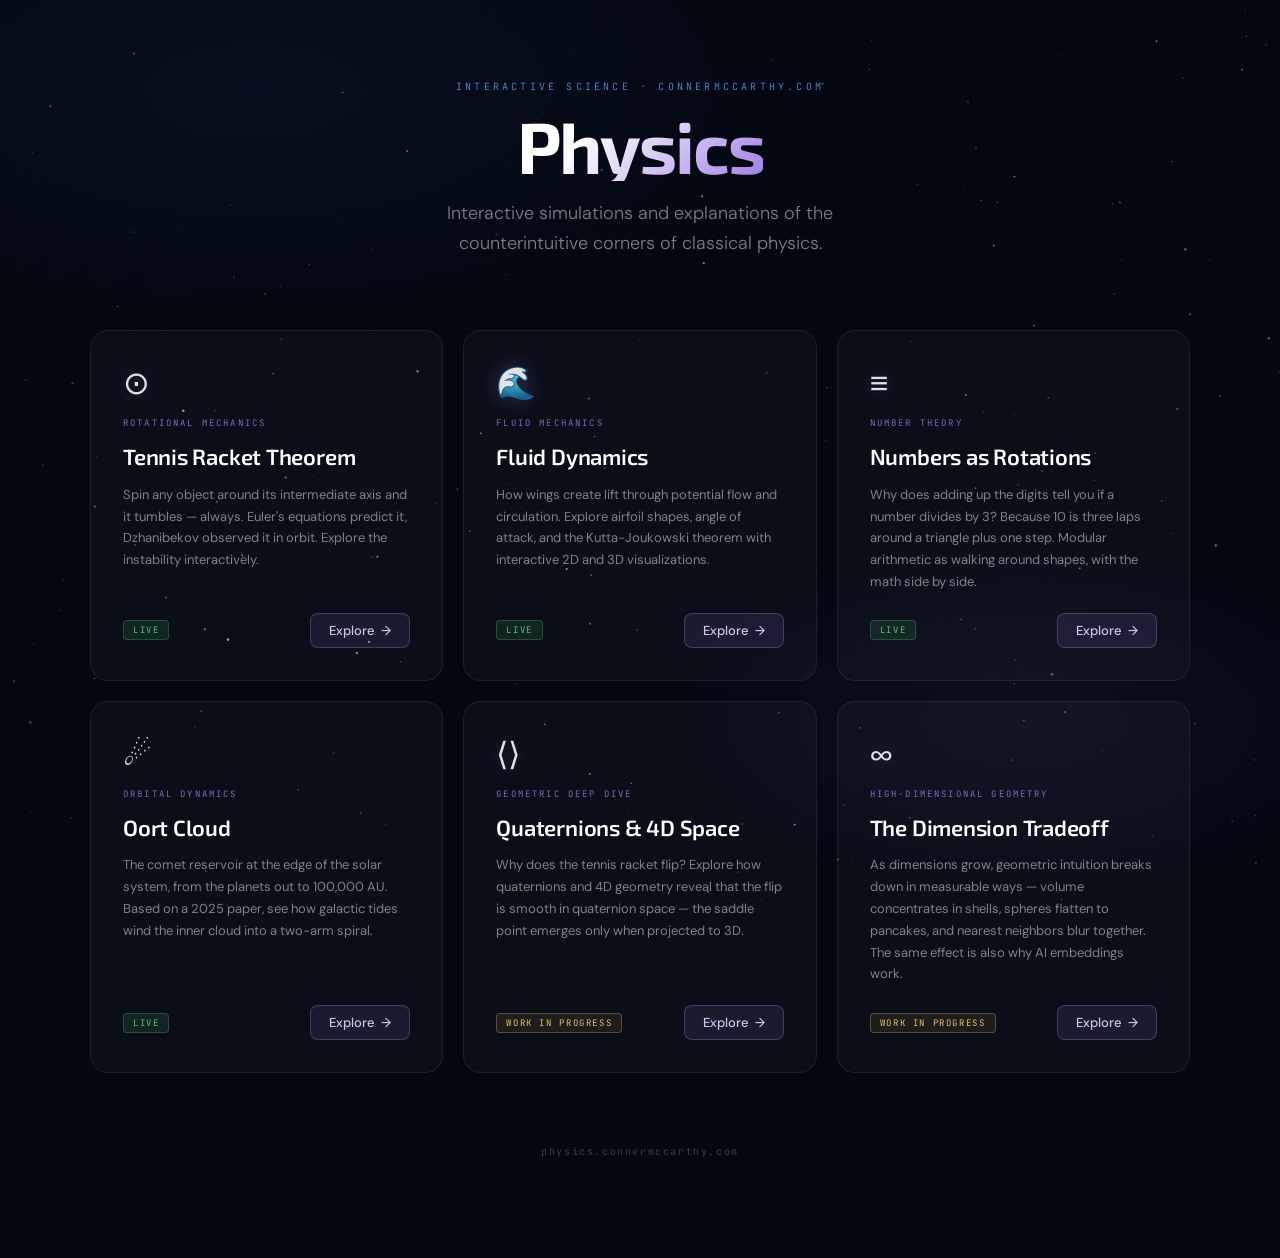
<file: index.html>
<!DOCTYPE html>
<html lang="en">
<head>
<meta charset="UTF-8">
<meta name="viewport" content="width=device-width, initial-scale=1.0">
<title>Interactive Physics</title>
<link rel="preconnect" href="https://fonts.googleapis.com">
<link rel="preconnect" href="https://fonts.gstatic.com" crossorigin>
<link href="https://fonts.googleapis.com/css2?family=Exo+2:wght@200;300;400;600;700&family=DM+Sans:wght@300;400;500&family=JetBrains+Mono:wght@400;500&display=swap" rel="stylesheet">
<style>
:root {
  --bg: #030711;
  --surface: rgba(255,255,255,0.03);
  --border: rgba(255,255,255,0.07);
  --purple: rgba(178,139,255,1);
  --purple-dim: rgba(178,139,255,0.35);
  --blue: rgba(93,170,255,1);
  --blue-dim: rgba(93,170,255,0.28);
  --text: rgba(255,255,255,0.88);
  --text-muted: rgba(255,255,255,0.48);
  --text-faint: rgba(255,255,255,0.22);
}
*, *::before, *::after { box-sizing: border-box; margin: 0; padding: 0; }
html, body {
  min-height: 100%;
  background: var(--bg);
  color: var(--text);
  font-family: 'DM Sans', sans-serif;
}

/* ── Background ── */
body::before {
  content: '';
  position: fixed;
  inset: 0;
  background:
    radial-gradient(ellipse 80% 50% at 20% 10%, rgba(93,170,255,0.055) 0%, transparent 60%),
    radial-gradient(ellipse 60% 40% at 80% 80%, rgba(178,139,255,0.06) 0%, transparent 55%);
  pointer-events: none;
  z-index: 0;
}

canvas#stars {
  position: fixed;
  inset: 0;
  width: 100%;
  height: 100%;
  z-index: 0;
  pointer-events: none;
}

/* ── Layout ── */
.page {
  position: relative;
  z-index: 1;
  min-height: 100vh;
  display: flex;
  flex-direction: column;
  align-items: center;
  padding: 80px 32px 100px;
}

/* ── Header ── */
.site-label {
  font-family: 'JetBrains Mono', monospace;
  font-size: 10px;
  letter-spacing: 0.32em;
  text-transform: uppercase;
  color: var(--blue);
  opacity: 0.75;
  margin-bottom: 16px;
  text-align: center;
}
.site-title {
  font-family: 'Exo 2', sans-serif;
  font-weight: 700;
  font-size: clamp(38px, 6vw, 72px);
  letter-spacing: -0.03em;
  line-height: 1;
  text-align: center;
  background: linear-gradient(135deg, #fff 30%, rgba(178,139,255,0.9) 100%);
  -webkit-background-clip: text;
  -webkit-text-fill-color: transparent;
  background-clip: text;
  margin-bottom: 18px;
}
.site-sub {
  font-family: 'DM Sans', sans-serif;
  font-weight: 300;
  font-size: clamp(14px, 1.8vw, 18px);
  color: var(--text-muted);
  text-align: center;
  max-width: 480px;
  line-height: 1.65;
  margin-bottom: 72px;
}

/* ── Cards ── */
.cards {
  display: grid;
  grid-template-columns: repeat(3, 1fr);
  gap: 20px;
  width: 100%;
  max-width: min(1100px, calc(100vw - 64px));
}

.card {
  position: relative;
  border-radius: 18px;
  border: 1px solid var(--border);
  background: var(--surface);
  padding: 36px 32px 32px;
  display: flex;
  flex-direction: column;
  gap: 14px;
  transition: border-color 0.25s, transform 0.25s, box-shadow 0.25s;
  overflow: hidden;
  min-height: 320px;
}
.card::before {
  content: '';
  position: absolute;
  inset: 0;
  border-radius: 18px;
  opacity: 0;
  transition: opacity 0.3s;
  pointer-events: none;
}
.card.active::before {
  background: radial-gradient(ellipse 80% 60% at 50% 0%, rgba(178,139,255,0.09) 0%, transparent 70%);
}
.card.active:hover {
  border-color: rgba(178,139,255,0.28);
  transform: translateY(-4px);
  box-shadow: 0 16px 48px rgba(0,0,0,0.5), 0 0 0 1px rgba(178,139,255,0.1);
}
.card.active:hover::before { opacity: 1; }

.card.disabled {
  opacity: 0.42;
  cursor: default;
}

/* Top accent line */
.card-accent {
  position: absolute;
  top: 0; left: 0; right: 0;
  height: 1px;
  background: linear-gradient(90deg, transparent 5%, rgba(178,139,255,0.5) 50%, transparent 95%);
  opacity: 0;
  transition: opacity 0.3s;
}
.card.active:hover .card-accent { opacity: 1; }

/* Icon */
.card-icon {
  font-size: 32px;
  line-height: 1;
  margin-bottom: 4px;
  filter: drop-shadow(0 0 10px rgba(178,139,255,0.3));
}

/* Tag */
.card-tag {
  font-family: 'JetBrains Mono', monospace;
  font-size: 9px;
  letter-spacing: 0.24em;
  text-transform: uppercase;
  color: var(--purple);
  opacity: 0.7;
}

.card-title {
  font-family: 'Exo 2', sans-serif;
  font-weight: 600;
  font-size: clamp(17px, 1.8vw, 22px);
  letter-spacing: -0.01em;
  line-height: 1.2;
  color: #fff;
}

.card-desc {
  font-size: 13px;
  line-height: 1.68;
  color: var(--text-muted);
  flex: 1;
}

/* Footer row */
.card-foot {
  display: flex;
  align-items: center;
  justify-content: space-between;
  margin-top: 6px;
}

.card-badge {
  font-family: 'JetBrains Mono', monospace;
  font-size: 9px;
  letter-spacing: 0.18em;
  text-transform: uppercase;
  padding: 3px 9px;
  border-radius: 4px;
}
.card-badge.live {
  background: rgba(80,220,120,0.1);
  border: 1px solid rgba(80,220,120,0.25);
  color: rgba(80,220,120,0.9);
}
.card-badge.wip {
  background: rgba(255,200,90,0.08);
  border: 1px solid rgba(255,200,90,0.28);
  color: rgba(255,205,110,0.9);
}
.card-badge.soon {
  background: rgba(255,255,255,0.04);
  border: 1px solid rgba(255,255,255,0.1);
  color: var(--text-faint);
}

.card-link {
  display: inline-flex;
  align-items: center;
  gap: 6px;
  padding: 8px 18px;
  border-radius: 8px;
  background: rgba(178,139,255,0.1);
  border: 1px solid rgba(178,139,255,0.28);
  color: rgba(222,211,255,0.92);
  font-family: 'DM Sans', sans-serif;
  font-size: 13px;
  font-weight: 500;
  text-decoration: none;
  transition: background 0.18s, border-color 0.18s, gap 0.18s;
}
.card-link:hover {
  background: rgba(178,139,255,0.18);
  border-color: rgba(178,139,255,0.5);
  gap: 10px;
}
.card-link .arrow { transition: transform 0.18s; }
.card-link:hover .arrow { transform: translateX(3px); }

/* Stretched link — makes entire active card clickable */
.card.active .card-link::after {
  content: '';
  position: absolute;
  inset: 0;
  border-radius: 18px;
}

/* ── Footer ── */
.site-foot {
  position: relative;
  z-index: 1;
  margin-top: 72px;
  font-family: 'JetBrains Mono', monospace;
  font-size: 10px;
  letter-spacing: 0.16em;
  color: var(--text-faint);
  text-align: center;
}

@media (max-width: 800px) {
  :root {
    --text:       rgba(255,255,255,1.0);
    --text-muted: rgba(255,255,255,0.88);
    --text-faint: rgba(255,255,255,0.68);
  }
  .cards { grid-template-columns: 1fr; max-width: 480px; }
  .page { padding: 60px 24px 80px; }
}
@media (min-width: 801px) and (max-width: 1040px) {
  .cards { grid-template-columns: repeat(2, 1fr); }
}
</style>
</head>
<body>

<canvas id="stars"></canvas>

<div class="page">
  <div class="site-label">Interactive Science · connermccarthy.com</div>
  <h1 class="site-title">Physics</h1>
  <p class="site-sub">Interactive simulations and explanations of the counterintuitive corners of classical physics.</p>

  <div class="cards">
    <!-- Tennis Racket Theorem -->
    <div class="card active">
      <div class="card-accent"></div>
      <div class="card-icon">⊙</div>
      <div class="card-tag">Rotational Mechanics</div>
      <h2 class="card-title">Tennis Racket Theorem</h2>
      <p class="card-desc">Spin any object around its intermediate axis and it tumbles — always. Euler's equations predict it, Dzhanibekov observed it in orbit. Explore the instability interactively.</p>
      <div class="card-foot">
        <span class="card-badge live">Live</span>
        <a class="card-link" href="/tennis">Explore <span class="arrow">→</span></a>
      </div>
    </div>

    <!-- Fluid Dynamics -->
    <div class="card active">
      <div class="card-accent"></div>
      <div class="card-icon">🌊</div>
      <div class="card-tag">Fluid Mechanics</div>
      <h2 class="card-title">Fluid Dynamics</h2>
      <p class="card-desc">How wings create lift through potential flow and circulation. Explore airfoil shapes, angle of attack, and the Kutta-Joukowski theorem with interactive 2D and 3D visualizations.</p>
      <div class="card-foot">
        <span class="card-badge live">Live</span>
        <a class="card-link" href="/fluids">Explore <span class="arrow">→</span></a>
      </div>
    </div>

    <!-- Numbers as Rotations -->
    <div class="card active">
      <div class="card-accent"></div>
      <div class="card-icon">≡</div>
      <div class="card-tag">Number Theory</div>
      <h2 class="card-title">Numbers as Rotations</h2>
      <p class="card-desc">Why does adding up the digits tell you if a number divides by 3? Because 10 is three laps around a triangle plus one step. Modular arithmetic as walking around shapes, with the math side by side.</p>
      <div class="card-foot">
        <span class="card-badge live">Live</span>
        <a class="card-link" href="/numbers/simple/">Explore <span class="arrow">→</span></a>
      </div>
    </div>

    <!-- Oort Cloud (separate site) -->
    <div class="card active">
      <div class="card-accent"></div>
      <div class="card-icon">☄</div>
      <div class="card-tag">Orbital Dynamics</div>
      <h2 class="card-title">Oort Cloud</h2>
      <p class="card-desc">The comet reservoir at the edge of the solar system, from the planets out to 100,000 AU. Based on a 2025 paper, see how galactic tides wind the inner cloud into a two-arm spiral.</p>
      <div class="card-foot">
        <span class="card-badge live">Live</span>
        <a class="card-link" href="https://oort.connermccarthy.com/">Explore <span class="arrow">→</span></a>
      </div>
    </div>

    <!-- Quaternions & 4D Geometry -->
    <div class="card active">
      <div class="card-accent"></div>
      <div class="card-icon">⟨⟩</div>
      <div class="card-tag">Geometric Deep Dive</div>
      <h2 class="card-title">Quaternions & 4D Space</h2>
      <p class="card-desc">Why does the tennis racket flip? Explore how quaternions and 4D geometry reveal that the flip is smooth in quaternion space — the saddle point emerges only when projected to 3D.</p>
      <div class="card-foot">
        <span class="card-badge wip">Work in progress</span>
        <a class="card-link" href="/tennis/why/4d">Explore <span class="arrow">→</span></a>
      </div>
    </div>

    <!-- Dimension Tradeoff -->
    <div class="card active">
      <div class="card-accent"></div>
      <div class="card-icon">∞</div>
      <div class="card-tag">High-Dimensional Geometry</div>
      <h2 class="card-title">The Dimension Tradeoff</h2>
      <p class="card-desc">As dimensions grow, geometric intuition breaks down in measurable ways — volume concentrates in shells, spheres flatten to pancakes, and nearest neighbors blur together. The same effect is also why AI embeddings work.</p>
      <div class="card-foot">
        <span class="card-badge wip">Work in progress</span>
        <a class="card-link" href="/dimensions">Explore <span class="arrow">→</span></a>
      </div>
    </div>

  </div>

  <div class="site-foot">physics.connermccarthy.com</div>
</div>

<script>
// Starfield
(function() {
  const cv = document.getElementById('stars');
  const ctx = cv.getContext('2d');
  let W, H, stars;

  function resize() {
    W = cv.width  = window.innerWidth;
    H = cv.height = window.innerHeight;
  }

  function initStars() {
    const N = 280;
    stars = Array.from({length: N}, () => ({
      x: Math.random() * W,
      y: Math.random() * H,
      r: Math.random() * 1.1 + 0.2,
      o: Math.random() * 0.5 + 0.1,
      speed: Math.random() * 0.4 + 0.1,
      phase: Math.random() * Math.PI * 2
    }));
  }

  let t = 0;
  function draw() {
    ctx.clearRect(0, 0, W, H);
    t += 0.006;
    for (const s of stars) {
      const opacity = s.o * (0.7 + 0.3 * Math.sin(t * s.speed + s.phase));
      ctx.fillStyle = `rgba(255,255,255,${opacity})`;
      ctx.beginPath();
      ctx.arc(s.x, s.y, s.r, 0, Math.PI * 2);
      ctx.fill();
    }
    requestAnimationFrame(draw);
  }

  resize();
  initStars();
  draw();
  window.addEventListener('resize', () => { resize(); initStars(); });
})();
</script>
</body>
</html>
</file>
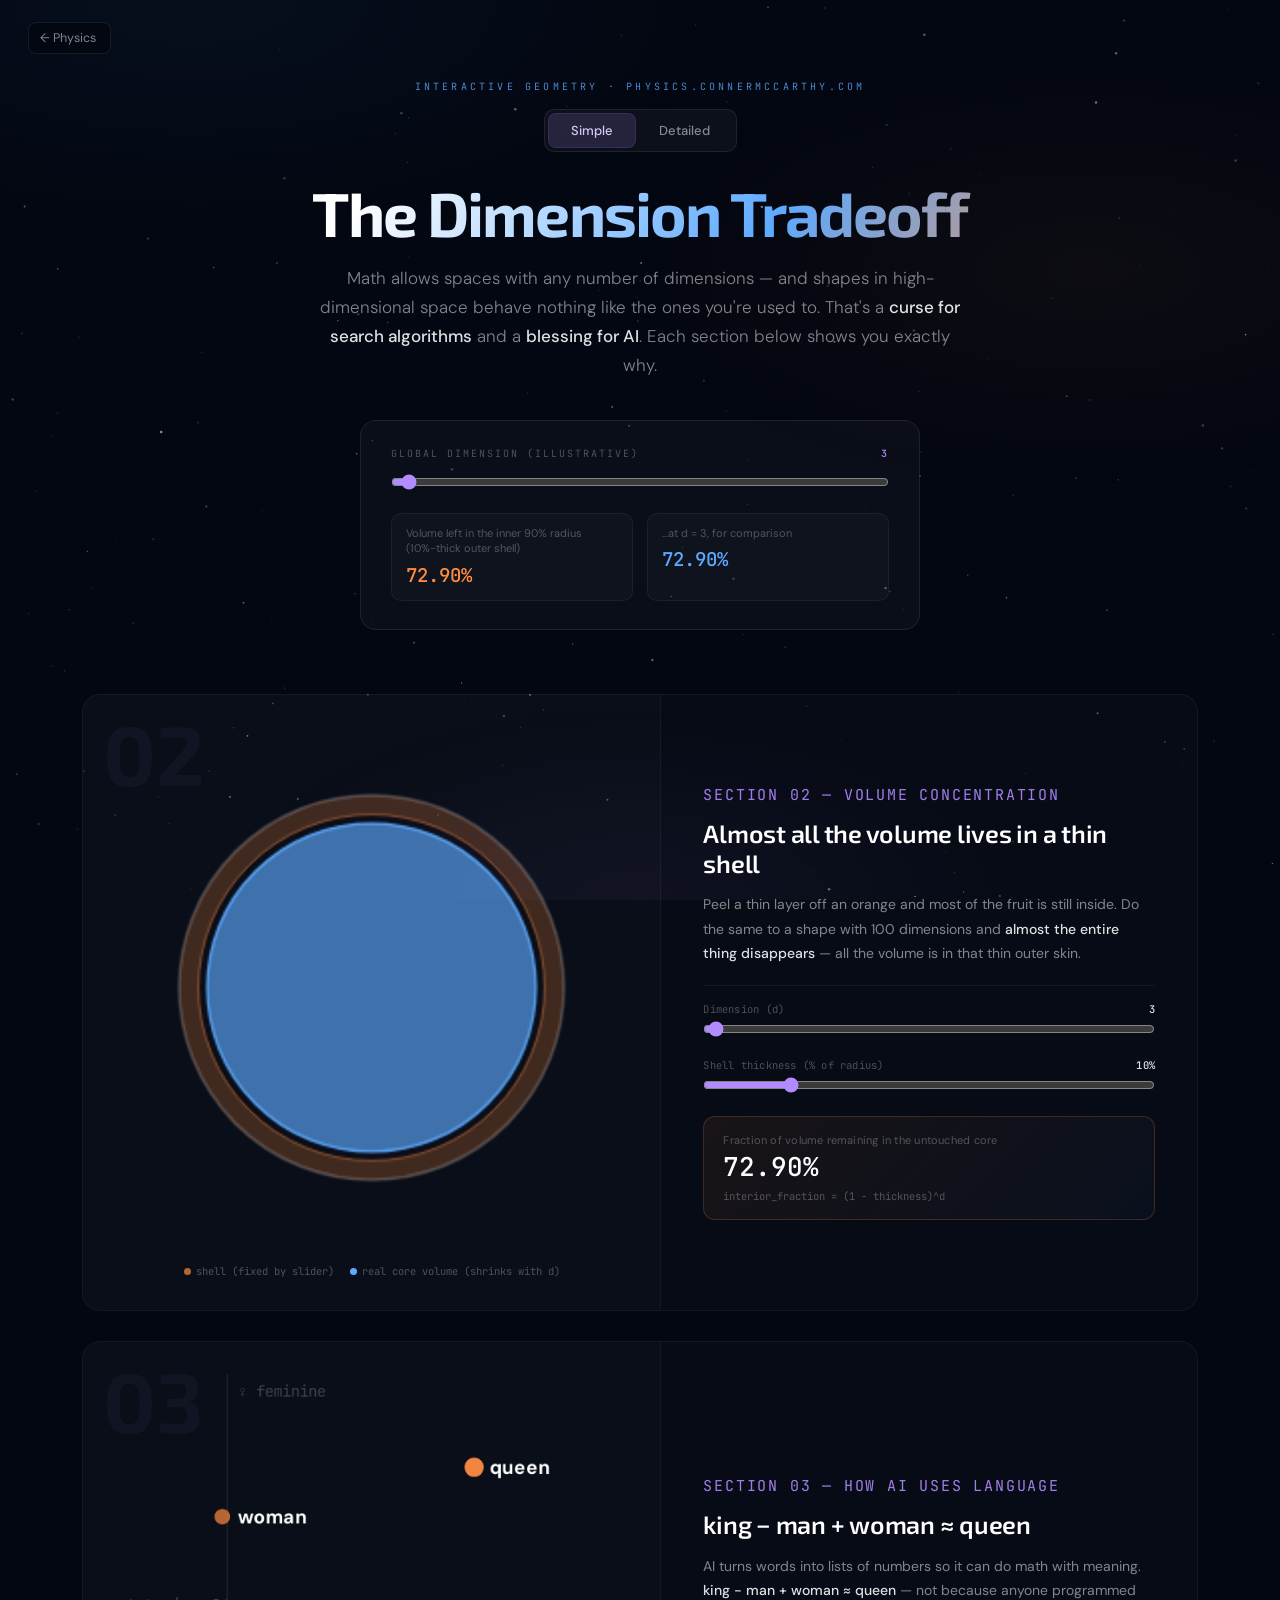
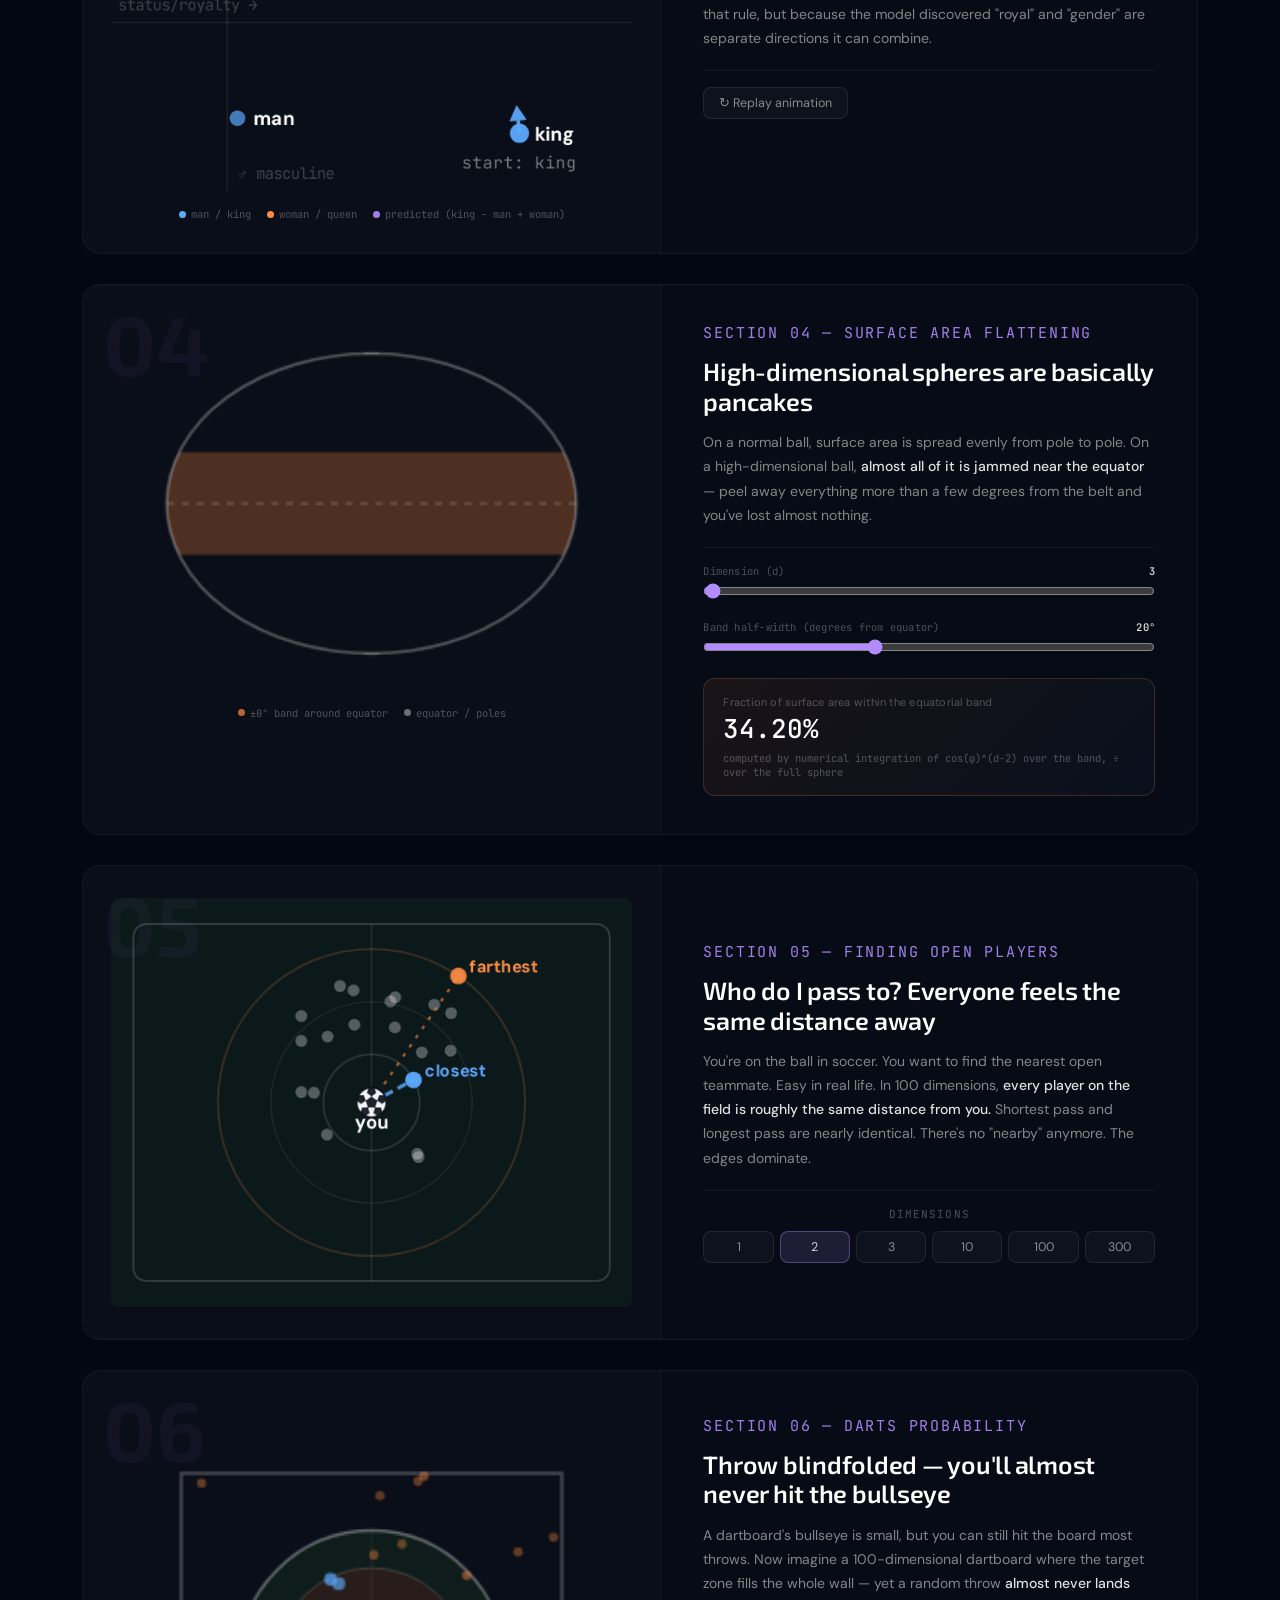
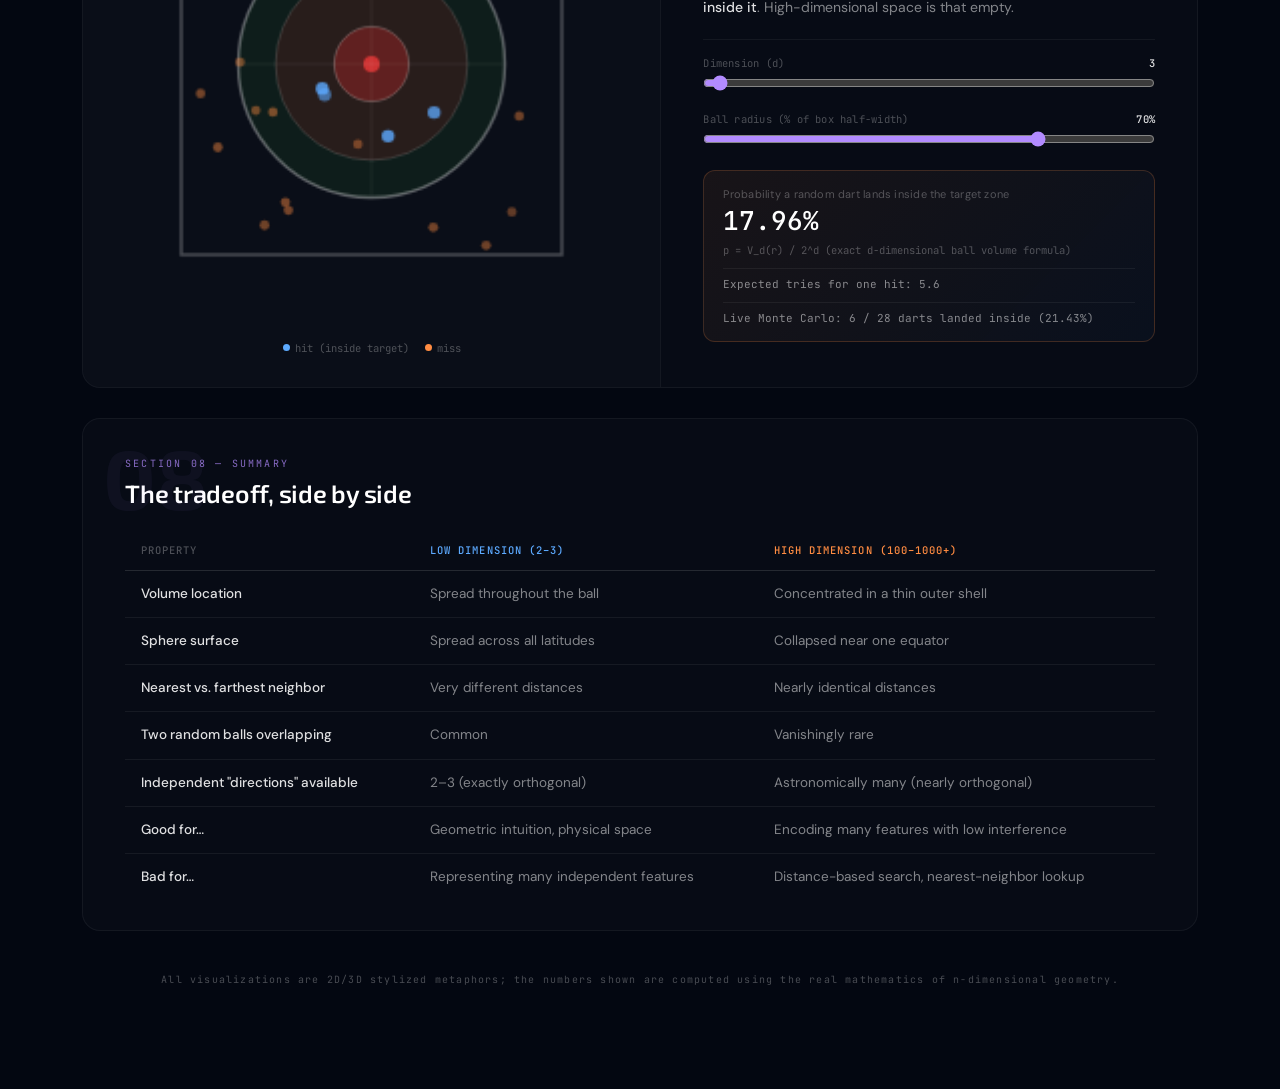
<file: dimensions/index.html>
<!DOCTYPE html>
<html lang="en">
<head>
<meta charset="UTF-8">
<meta name="viewport" content="width=device-width, initial-scale=1.0">
<title>The Dimension Tradeoff</title>
<link rel="preconnect" href="https://fonts.googleapis.com">
<link rel="preconnect" href="https://fonts.gstatic.com" crossorigin>
<link href="https://fonts.googleapis.com/css2?family=Exo+2:wght@200;300;400;500;600;700&family=DM+Sans:wght@300;400;500&family=JetBrains+Mono:wght@400;500&display=swap" rel="stylesheet">
<style>
:root {
  --bg: #030711;
  --surface: rgba(255,255,255,0.03);
  --border: rgba(255,255,255,0.08);
  --purple: rgba(178,139,255,1);
  --purple-dim: rgba(178,139,255,0.36);
  --blue: rgba(93,170,255,1);          /* low dimension / "safe" / intuitive */
  --blue-dim: rgba(93,170,255,0.30);
  --orange: rgba(255,140,66,1);        /* high dimension / "danger" / counterintuitive */
  --orange-dim: rgba(255,140,66,0.30);
  --text: rgba(255,255,255,0.88);
  --text-muted: rgba(255,255,255,0.5);
  --text-faint: rgba(255,255,255,0.28);
}
*,*::before,*::after{box-sizing:border-box;margin:0;padding:0}
html,body{width:100%;background:var(--bg);color:var(--text);font-family:'DM Sans',sans-serif}

canvas#stars{position:fixed;inset:0;width:100%;height:100%;z-index:0;pointer-events:none}
body::before{
  content:'';position:fixed;inset:0;z-index:0;pointer-events:none;
  background:
    radial-gradient(ellipse 80% 50% at 15% 0%, rgba(93,170,255,0.05) 0%, transparent 55%),
    radial-gradient(ellipse 70% 45% at 85% 30%, rgba(255,140,66,0.045) 0%, transparent 55%),
    radial-gradient(ellipse 60% 40% at 50% 100%, rgba(178,139,255,0.05) 0%, transparent 55%);
}

.page{position:relative;z-index:1;max-width:1180px;margin:0 auto;padding:80px 32px 100px}

/* ── Top nav ── */
.topnav{position:fixed;top:22px;left:28px;z-index:20}
.back-link{display:inline-flex;align-items:center;gap:7px;padding:7px 14px 7px 11px;border-radius:8px;border:1px solid var(--border);background:rgba(3,7,17,.7);color:var(--text-muted);font-family:'DM Sans',sans-serif;font-size:12.5px;text-decoration:none;backdrop-filter:blur(10px);transition:all .18s}
.back-link:hover{background:rgba(255,255,255,.06);color:var(--text)}

/* ── Detail-level toggle ── */
.level-toggle{display:inline-flex;background:rgba(255,255,255,.04);border:1px solid var(--border);border-radius:10px;padding:4px;gap:2px;margin-bottom:28px}
.level-btn{padding:8px 22px;border-radius:7px;border:none;background:transparent;color:var(--text-muted);font-family:'DM Sans',sans-serif;font-size:13px;font-weight:500;cursor:pointer;transition:all .18s}
.level-btn.active{background:rgba(178,139,255,.15);color:rgba(222,211,255,.95);box-shadow:0 0 0 1px rgba(178,139,255,.25)}
.level-btn:hover:not(.active){background:rgba(255,255,255,.05);color:var(--text)}

/* Simple/detailed prose visibility — scoped to a single class on .page,
   not :not(), to keep the cascade unambiguous. Default = simple shown. */
.simple-only{display:block}
.detail-only{display:none!important}
.page.detail-mode .simple-only{display:none}
.page.detail-mode .detail-only{display:block!important}

/* ── Hero ── */
.hero{text-align:center;margin-bottom:64px}
.site-label{font-family:'JetBrains Mono',monospace;font-size:10px;letter-spacing:.32em;text-transform:uppercase;color:var(--blue);opacity:.8;margin-bottom:16px}
.hero-title{font-family:'Exo 2',sans-serif;font-weight:700;font-size:clamp(34px,6vw,62px);letter-spacing:-0.03em;line-height:1.04;
  background:linear-gradient(120deg,#fff 25%, var(--blue) 62%, var(--orange) 100%);
  -webkit-background-clip:text;-webkit-text-fill-color:transparent;background-clip:text;margin-bottom:20px}
.hero-sub{font-family:'DM Sans',sans-serif;font-weight:300;font-size:clamp(14px,1.6vw,17px);color:var(--text-muted);max-width:640px;margin:0 auto 40px;line-height:1.7}
.hero-sub strong{color:var(--text);font-weight:500}

.hero-panel{max-width:560px;margin:0 auto;border-radius:16px;border:1px solid var(--border);background:var(--surface);padding:26px 30px 28px;text-align:left}
.hero-panel-label{font-family:'JetBrains Mono',monospace;font-size:10px;letter-spacing:.2em;text-transform:uppercase;color:var(--text-faint);margin-bottom:14px;display:flex;justify-content:space-between}
.hero-panel-label span.val{color:var(--purple);font-weight:500}
.hero-readouts{display:grid;grid-template-columns:1fr 1fr;gap:14px;margin-top:18px}
.hero-stat{background:rgba(255,255,255,.025);border:1px solid rgba(255,255,255,.05);border-radius:10px;padding:12px 14px}
.hero-stat .lbl{font-size:11px;color:var(--text-faint);margin-bottom:6px;line-height:1.4}
.hero-stat .num{font-family:'JetBrains Mono',monospace;font-size:19px;font-weight:500;color:var(--text)}
.hero-stat.danger .num{color:var(--orange)}
.hero-stat.safe .num{color:var(--blue)}

/* ── Sliders (shared pattern across all sections) ── */
.slider-row{display:flex;justify-content:space-between;font-family:'JetBrains Mono',monospace;font-size:10.5px;color:var(--text-faint);margin-bottom:5px;letter-spacing:.02em}
.slider-row .val{color:var(--text);font-weight:500}
.ds-slider{width:100%;accent-color:var(--purple);cursor:pointer}
.ctrl-block{margin-bottom:16px}
.ctrl-block:last-child{margin-bottom:0}

/* ── Section template (canvas | text) ── */
.dim-section{display:grid;grid-template-columns:1.08fr 1fr;border-radius:18px;overflow:hidden;background:rgba(255,255,255,.018);border:1px solid rgba(255,255,255,.05);position:relative;margin-bottom:30px}
.dim-section:hover{border-color:rgba(178,139,255,.12)}
.dim-num{position:absolute;top:16px;left:20px;font-family:'Exo 2',sans-serif;font-weight:700;font-size:84px;line-height:1;color:rgba(178,139,255,.05);pointer-events:none;user-select:none;z-index:0}
.dim-visual{position:relative;z-index:1;padding:32px 28px;display:flex;flex-direction:column;align-items:center;gap:16px;background:rgba(255,255,255,.012);border-right:1px solid rgba(255,255,255,.04)}
.dim-visual canvas{display:block;border-radius:8px}
.dim-caption{font-size:11.5px;color:var(--text-faint);font-style:italic;text-align:center;max-width:300px;line-height:1.55}
.dim-text{position:relative;z-index:1;padding:38px 42px;display:flex;flex-direction:column;justify-content:center;gap:14px}
.dim-tag{font-family:'JetBrains Mono',monospace;font-size:15px;letter-spacing:.12em;text-transform:uppercase;color:var(--purple);opacity:.9}
.dim-heading{font-family:'Exo 2',sans-serif;font-weight:600;font-size:clamp(18px,2.2vw,25px);letter-spacing:-0.01em;color:#fff;line-height:1.18}
.dim-body{font-size:14px;line-height:1.72;color:var(--text-muted);max-width:480px}
.dim-body strong{color:var(--text);font-weight:500}
.dim-body em{color:var(--orange);font-style:normal}

.dim-controls{margin-top:6px;padding-top:16px;border-top:1px solid rgba(255,255,255,.05)}

.dim-readout{margin-top:4px;border-radius:12px;border:1px solid rgba(255,140,66,.2);background:linear-gradient(135deg,rgba(255,140,66,.07),rgba(93,170,255,.035));padding:16px 19px;display:flex;flex-direction:column;gap:5px}
.dim-readout .rl{font-size:11px;color:var(--text-faint);letter-spacing:.02em}
.dim-readout .rn{font-family:'JetBrains Mono',monospace;font-size:26px;font-weight:500;color:#fff;line-height:1.15}
.dim-readout .rn .unit{font-size:14px;color:var(--text-muted);font-weight:400;margin-left:4px}
.dim-readout .rf{font-family:'JetBrains Mono',monospace;font-size:10.5px;color:var(--text-faint);margin-top:2px}
.dim-readout .extra{font-family:'JetBrains Mono',monospace;font-size:11px;color:var(--text-muted);margin-top:6px;padding-top:8px;border-top:1px solid rgba(255,255,255,.06)}

/* Pair-selector buttons (word vector section) */
.wv-pairs{display:flex;gap:8px;flex-wrap:wrap}
.wv-pair-btn{padding:7px 15px;border-radius:8px;border:1px solid var(--border);background:rgba(255,255,255,.03);color:var(--text-muted);font-family:'DM Sans',sans-serif;font-size:12.5px;cursor:pointer;transition:all .18s}
.wv-pair-btn:hover{background:rgba(255,255,255,.06);color:var(--text)}
.wv-pair-btn.active{background:rgba(178,139,255,.14);border-color:var(--purple-dim);color:rgba(222,211,255,.95)}
.diagram-legend{display:flex;gap:16px;justify-content:center;flex-wrap:wrap;font-size:10.5px;color:var(--text-faint);font-family:'JetBrains Mono',monospace}
.diagram-legend span{display:inline-flex;align-items:center;gap:5px}
.diagram-legend .dot{width:7px;height:7px;border-radius:50%;display:inline-block}

@media (max-width: 880px){
  .dim-section{grid-template-columns:1fr}
  .dim-visual{border-right:none;border-bottom:1px solid rgba(255,255,255,.04)}

  /* Simple mode: charts are hidden so the main canvas has extra room —
     expand it to fill the container width instead of sitting at its
     fixed attribute size. height:auto maintains the canvas aspect ratio. */
  .page:not(.detail-mode) .dim-visual canvas{width:100%;height:auto}
}

/* ── Summary table ── */
.summary-wrap{margin-bottom:30px;border-radius:18px;border:1px solid rgba(255,255,255,.05);background:rgba(255,255,255,.018);padding:38px 42px 30px;position:relative;overflow:hidden}
.summary-wrap .dim-num{top:16px;left:20px}
.summary-tag{font-family:'JetBrains Mono',monospace;font-size:10px;letter-spacing:.22em;text-transform:uppercase;color:var(--purple);opacity:.75;margin-bottom:8px}
.summary-heading{font-family:'Exo 2',sans-serif;font-weight:600;font-size:clamp(18px,2.2vw,25px);letter-spacing:-0.01em;color:#fff;margin-bottom:22px}
.summary-table{width:100%;border-collapse:collapse;font-size:13.5px}
.summary-table th, .summary-table td{padding:13px 16px;text-align:left;border-bottom:1px solid rgba(255,255,255,.06)}
.summary-table thead th{font-family:'JetBrains Mono',monospace;font-size:10.5px;letter-spacing:.1em;text-transform:uppercase;color:var(--text-faint);font-weight:500;border-bottom:1px solid rgba(255,255,255,.12)}
.summary-table thead th.lo{color:var(--blue)}
.summary-table thead th.hi{color:var(--orange)}
.summary-table td{color:var(--text-muted);line-height:1.5}
.summary-table td.prop{color:var(--text);font-weight:500;white-space:nowrap}
.summary-table tbody tr:last-child td{border-bottom:none}
.summary-table tbody tr:hover td{background:rgba(255,255,255,.015)}
@media (max-width: 760px){
  .summary-table{font-size:12px}
  .summary-table th, .summary-table td{padding:10px 10px}
}

/* ── Footer ── */
.site-foot{margin-top:40px;text-align:center;font-family:'JetBrains Mono',monospace;font-size:10px;letter-spacing:.12em;color:var(--text-faint);line-height:1.8}

/* ══════════════════════════════════════════════════════════════
   MOBILE  (≤ 640 px)
   Main problems fixed:
   · dim-text had 42 px side padding — killed readable line width
   · dim-caption / diagram-legend were 10–11 px — too small
   · page had 32 px side padding — canvases near-overflowed on 320 px screens
   · summary table prop column used white-space:nowrap — overflowed
   ══════════════════════════════════════════════════════════════ */
@media (max-width: 640px) {
  /* Boost text contrast — mobile screens and viewing angles make
     low-opacity text harder to read than on a desktop monitor. */
  :root {
    --text:       rgba(255,255,255,1.0);
    --text-muted: rgba(255,255,255,0.88);
    --text-faint: rgba(255,255,255,0.68);
  }

  .page { padding: 56px 14px 72px }

  /* Hero */
  .hero { margin-bottom: 36px }
  .hero-sub { font-size: 15px; margin-bottom: 28px }
  .hero-panel { padding: 16px 14px 18px }
  .hero-readouts { grid-template-columns: 1fr; gap: 10px }
  .hero-stat .num { font-size: 17px }
  .hero-stat .lbl { font-size: 11.5px }

  /* Level toggle — full width, bigger tap targets */
  .level-toggle { width: 100%; justify-content: center; margin-bottom: 22px }
  .level-btn { flex: 1; padding: 10px 14px; font-size: 13.5px }

  /* Section cards */
  .dim-num { font-size: 54px }
  .dim-visual { padding: 20px 14px; gap: 12px }
  .dim-visual canvas { max-width: 100%; height: auto }
  .dim-text { padding: 22px 18px; gap: 12px }

  /* Prose */
  .dim-heading { font-size: 18px; line-height: 1.22 }
  .dim-body { font-size: 15px; line-height: 1.68; max-width: none }
  .dim-caption { font-size: 13px; max-width: none; line-height: 1.58 }

  /* Legend & slider labels */
  .diagram-legend { font-size: 12px; gap: 10px }
  .slider-row { font-size: 11.5px }

  /* Readout panel */
  .dim-readout { padding: 14px 14px }
  .dim-readout .rl { font-size: 12px }
  .dim-readout .rn { font-size: 22px }
  .dim-readout .rf { font-size: 11.5px }
  .dim-readout .extra { font-size: 12px }

  /* Summary */
  .summary-wrap { padding: 22px 16px 22px }
  .summary-table { font-size: 12.5px }
  .summary-table th, .summary-table td { padding: 10px 10px }
  .summary-table td.prop { white-space: normal; font-size: 12.5px }
}

/* ══ Extra small phones (≤ 380 px) ═══════════════════════════ */
@media (max-width: 380px) {
  .page { padding: 52px 10px 64px }
  .dim-visual { padding: 14px 10px }
  .dim-text { padding: 18px 14px }
  .hero-readouts { grid-template-columns: 1fr }
}

/* Simple mode: main canvases expand to fill the visual column.
   align-self:stretch overrides the flex align-items:center so
   the canvas can grow to 100% of the container width. */
.page:not(.detail-mode) .dim-visual > canvas {
  width: 100%;
  align-self: stretch;
}
.page:not(.detail-mode) #shellCanvas   { aspect-ratio: 260/260; }
.page:not(.detail-mode) #wordVecCanvas { aspect-ratio: 300/240; }
.page:not(.detail-mode) #equatorCanvas { aspect-ratio: 280/200; }
.page:not(.detail-mode) #nnCanvas      { aspect-ratio: 280/220; }
.page:not(.detail-mode) #overlapCanvas { aspect-ratio: 260/260; }
</style>
</head>
<body>

<canvas id="stars"></canvas>

<div class="topnav"><a class="back-link" href="/">← Physics</a></div>

<div class="page">

  <!-- ════════ SECTION 1 — HERO ════════ -->
  <header class="hero">
    <div class="site-label">Interactive Geometry · physics.connermccarthy.com</div>

    <div class="level-toggle">
      <button class="level-btn active" data-level="simple">Simple</button>
      <button class="level-btn" data-level="detail">Detailed</button>
    </div>

    <h1 class="hero-title">The Dimension Tradeoff</h1>
    <!-- Text injected from content.js → hero.simple / hero.detail -->
    <p id="heroSubSimple" class="hero-sub simple-only"></p>
    <p id="heroSubDetail" class="hero-sub detail-only"></p>

    <div class="hero-panel">
      <div class="hero-panel-label">Global dimension (illustrative) <span class="val" id="heroDimVal">3</span></div>
      <input type="range" class="ds-slider" id="heroDimSlider" min="1" max="100" value="3" step="1">
      <div class="hero-readouts">
        <div class="hero-stat danger">
          <div class="lbl">Volume left in the inner 90% radius<br>(10%-thick outer shell)</div>
          <div class="num" id="heroShellStat">–</div>
        </div>
        <div class="hero-stat safe">
          <div class="lbl">…at d = 3, for comparison</div>
          <div class="num" id="heroShellRefStat">–</div>
        </div>
      </div>
    </div>
  </header>

  <!-- ════════ SECTION 2 — SHELL PARADOX ════════ -->
  <section class="dim-section" id="sec-shell">
    <div class="dim-num">02</div>
    <div class="dim-visual">
      <canvas id="shellCanvas" width="260" height="260"></canvas>
      <div class="diagram-legend">
        <span><i class="dot" style="background:rgba(255,140,66,0.7)"></i>shell (fixed by slider)</span>
        <span><i class="dot" style="background:var(--blue)"></i>real core volume (shrinks with d)</span>
      </div>
      <canvas id="shellChart" class="detail-only" width="260" height="120"></canvas>
      <p class="dim-caption detail-only"></p>
    </div>
    <div class="dim-text">
      <div class="dim-tag"></div>
      <h2 class="dim-heading"></h2>
      <p class="dim-body simple-only"></p>
      <p class="dim-body detail-only"></p>

      <div class="dim-controls">
        <div class="ctrl-block">
          <div class="slider-row"><span>Dimension (d)</span><span class="val" id="shellDimVal">3</span></div>
          <input type="range" class="ds-slider" id="shellDimSlider" min="1" max="200" value="3" step="1">
        </div>
        <div class="ctrl-block">
          <div class="slider-row"><span>Shell thickness (% of radius)</span><span class="val" id="shellThickVal">10%</span></div>
          <input type="range" class="ds-slider" id="shellThickSlider" min="1" max="50" value="10" step="1">
        </div>
      </div>

      <div class="dim-readout">
        <div class="rl">Fraction of volume remaining in the untouched core</div>
        <div class="rn" id="shellFracNum">–</div>
        <div class="rf" id="shellFracFormula">interior_fraction = (1 − thickness)^d</div>
      </div>
    </div>
  </section>

  <!-- ════════ SECTION 3 — WORD VECTORS PREVIEW ════════ -->
  <section class="dim-section" id="sec-wordvec">
    <div class="dim-num">03</div>
    <div class="dim-visual">
      <canvas id="wordVecCanvas" width="600" height="480"></canvas>
      <div class="diagram-legend">
        <span><i class="dot" style="background:var(--blue)"></i>man / king</span>
        <span><i class="dot" style="background:var(--orange)"></i>woman / queen</span>
        <span><i class="dot" style="background:rgba(178,139,255,.9)"></i>predicted (king − man + woman)</span>
      </div>
      <p class="dim-caption detail-only"></p>
    </div>
    <div class="dim-text">
      <div class="dim-tag"></div>
      <h2 class="dim-heading"></h2>
      <p class="dim-body simple-only"></p>
      <p class="dim-body detail-only"></p>

      <div class="dim-controls">
        <div class="ctrl-block">
          <button class="wv-pair-btn" id="wvReplayBtn">↻ Replay animation</button>
        </div>
      </div>

      <div class="dim-readout detail-only">
        <div class="rl">Cosine similarity: predicted vector vs. actual "queen"</div>
        <div class="rn" id="wvCosNum">–</div>
        <div class="rf">cos(king − man + woman, queen)</div>
        <div class="extra" id="wvResidual">Euclidean residual: –</div>
      </div>
    </div>
  </section>

  <!-- ════════ SECTION 4 — EQUATORIAL COLLAPSE ════════ -->
  <section class="dim-section" id="sec-equator">
    <div class="dim-num">04</div>
    <div class="dim-visual">
      <canvas id="equatorCanvas" width="280" height="200"></canvas>
      <div class="diagram-legend">
        <span><i class="dot" style="background:rgba(255,140,66,0.7)"></i>±θ° band around equator</span>
        <span><i class="dot" style="background:rgba(255,255,255,0.4)"></i>equator / poles</span>
      </div>
      <canvas id="equatorChart" class="detail-only" width="280" height="120"></canvas>
      <p class="dim-caption detail-only"></p>
    </div>
    <div class="dim-text">
      <div class="dim-tag"></div>
      <h2 class="dim-heading"></h2>
      <p class="dim-body simple-only"></p>
      <p class="dim-body detail-only"></p>

      <div class="dim-controls">
        <div class="ctrl-block">
          <div class="slider-row"><span>Dimension (d)</span><span class="val" id="eqDimVal">3</span></div>
          <input type="range" class="ds-slider" id="eqDimSlider" min="2" max="300" value="3" step="1">
        </div>
        <div class="ctrl-block">
          <div class="slider-row"><span>Band half-width (degrees from equator)</span><span class="val" id="eqThetaVal">20°</span></div>
          <input type="range" class="ds-slider" id="eqThetaSlider" min="5" max="45" value="20" step="1">
        </div>
      </div>

      <div class="dim-readout">
        <div class="rl">Fraction of surface area within the equatorial band</div>
        <div class="rn" id="eqFracNum">–</div>
        <div class="rf">computed by numerical integration of cos(φ)^(d−2) over the band, ÷ over the full sphere</div>
      </div>
    </div>
  </section>

  <!-- ════════ SECTION 5 — NEAREST-NEIGHBOR DISTANCE COLLAPSE ════════ -->
  <section class="dim-section" id="sec-nn">
    <div class="dim-num">05</div>
    <div class="dim-visual">
      <canvas id="nnCanvas" width="560" height="440"></canvas>
      <canvas id="nnChart" class="detail-only" width="280" height="120"></canvas>
      <p class="dim-caption detail-only"></p>
    </div>
    <div class="dim-text">
      <div class="dim-tag"></div>
      <h2 class="dim-heading"></h2>
      <p class="dim-body simple-only"></p>
      <p class="dim-body detail-only"></p>

      <div class="dim-controls">
        <!-- Simple mode: preset dimension buttons -->
        <div class="simple-only" style="display:flex;flex-direction:column;gap:10px">
          <div style="font-family:'JetBrains Mono',monospace;font-size:11px;letter-spacing:.1em;text-transform:uppercase;color:var(--text-faint);text-align:center">Dimensions</div>
          <div class="ctrl-block" style="display:flex;gap:6px;flex-wrap:wrap;justify-content:center">
            <button class="wv-pair-btn" style="flex:1;min-width:40px" data-dim="1">1</button>
            <button class="wv-pair-btn" style="flex:1;min-width:40px" data-dim="2">2</button>
            <button class="wv-pair-btn" style="flex:1;min-width:40px" data-dim="3">3</button>
            <button class="wv-pair-btn" style="flex:1;min-width:40px" data-dim="10">10</button>
            <button class="wv-pair-btn" style="flex:1;min-width:40px" data-dim="100">100</button>
            <button class="wv-pair-btn" style="flex:1;min-width:40px" data-dim="300">300</button>
          </div>
        </div>
        <!-- Detailed mode: slider for fine control -->
        <div class="ctrl-block detail-only">
          <div class="slider-row"><span>Dimension (d)</span><span class="val" id="nnDimVal">2</span></div>
          <input type="range" class="ds-slider" id="nnDimSlider" min="1" max="300" value="2" step="1">
        </div>
        <div class="ctrl-block detail-only">
          <button class="wv-pair-btn" id="nnResampleBtn">↻ Resample points</button>
        </div>
      </div>

      <div class="hero-readouts detail-only" style="margin-top:0">
        <div class="hero-stat safe">
          <div class="lbl">Shortest pass (real, d‑dim)</div>
          <div class="num" id="nnNearNum">–</div>
        </div>
        <div class="hero-stat danger">
          <div class="lbl">Longest pass (real, d‑dim)</div>
          <div class="num" id="nnFarNum">–</div>
        </div>
      </div>

      <div class="dim-readout detail-only">
        <div class="rl">Shortest ÷ longest pass — when this → 1, every player is equally far away</div>
        <div class="rn" id="nnRatioNum">–</div>
        <div class="rf">N players on a d-dimensional field; you hold the ball, distances are real d-dim Euclidean</div>
      </div>
    </div>
  </section>

  <!-- ════════ SECTION 6 — VOLUME-OVERLAP PROBABILITY ════════ -->
  <section class="dim-section" id="sec-overlap">
    <div class="dim-num">06</div>
    <div class="dim-visual">
      <canvas id="overlapCanvas" width="260" height="260"></canvas>
      <div class="diagram-legend">
        <span><i class="dot" style="background:var(--blue)"></i>hit (inside target)</span>
        <span><i class="dot" style="background:var(--orange)"></i>miss</span>
      </div>
      <p class="dim-caption detail-only"></p>
    </div>
    <div class="dim-text">
      <div class="dim-tag"></div>
      <h2 class="dim-heading"></h2>
      <p class="dim-body simple-only"></p>
      <p class="dim-body detail-only"></p>

      <div class="dim-controls">
        <div class="ctrl-block">
          <div class="slider-row"><span>Dimension (d)</span><span class="val" id="ovDimVal">3</span></div>
          <input type="range" class="ds-slider" id="ovDimSlider" min="1" max="100" value="3" step="1">
        </div>
        <div class="ctrl-block">
          <div class="slider-row"><span>Ball radius (% of box half-width)</span><span class="val" id="ovRadVal">70%</span></div>
          <input type="range" class="ds-slider" id="ovRadSlider" min="10" max="90" value="70" step="1">
        </div>
      </div>

      <div class="dim-readout">
        <div class="rl">Probability a random dart lands inside the target zone</div>
        <div class="rn" id="ovProbNum">–</div>
        <div class="rf">p = V_d(r) / 2^d  (exact d-dimensional ball volume formula)</div>
        <div class="extra" id="ovTriesNum">Expected tries for one hit: –</div>
        <div class="extra" id="ovMcNum">Live Monte Carlo: –</div>
      </div>
    </div>
  </section>


    <!-- ════════ SECTION 8 — SUMMARY TABLE ════════ -->
  <section class="summary-wrap" id="sec-summary">
    <div class="dim-num">08</div>
    <div class="summary-tag"></div>
    <h2 class="summary-heading"></h2>
    <table class="summary-table">
      <thead>
        <tr>
          <th>Property</th>
          <th class="lo">Low dimension (2–3)</th>
          <th class="hi">High dimension (100–1000+)</th>
        </tr>
      </thead>
      <tbody>
        <tr>
          <td class="prop">Volume location</td>
          <td>Spread throughout the ball</td>
          <td>Concentrated in a thin outer shell</td>
        </tr>
        <tr>
          <td class="prop">Sphere surface</td>
          <td>Spread across all latitudes</td>
          <td>Collapsed near one equator</td>
        </tr>
        <tr>
          <td class="prop">Nearest vs. farthest neighbor</td>
          <td>Very different distances</td>
          <td>Nearly identical distances</td>
        </tr>
        <tr>
          <td class="prop">Two random balls overlapping</td>
          <td>Common</td>
          <td>Vanishingly rare</td>
        </tr>
        <tr>
          <td class="prop">Independent "directions" available</td>
          <td>2–3 (exactly orthogonal)</td>
          <td>Astronomically many (nearly orthogonal)</td>
        </tr>
        <tr>
          <td class="prop">Good for…</td>
          <td>Geometric intuition, physical space</td>
          <td>Encoding many features with low interference</td>
        </tr>
        <tr>
          <td class="prop">Bad for…</td>
          <td>Representing many independent features</td>
          <td>Distance-based search, nearest-neighbor lookup</td>
        </tr>
      </tbody>
    </table>
  </section>

  <div class="site-foot">
    All visualizations are 2D/3D stylized metaphors; the numbers shown are computed using the real
    mathematics of n‑dimensional geometry.
  </div>

</div>

<!-- All section text is managed in content.js — edit there, not in the HTML. -->
<script src="content.js"></script>
<script>
/* ════════════════════════════════════════════════════════════════════
   DESIGN DECISION (sliders): each section below uses its OWN independent
   dimension slider, scoped to whatever range makes that section's math
   legible (e.g. 1–200 here, later sections need 2–300 or a log-scale
   2–1000). The hero's "Global dimension" slider does NOT drive these —
   it's a small illustrative widget that gives an immediate, concrete
   gut-punch number before the reader scrolls into the real sections.
   This was simpler and more honest than forcing one shared range/scale
   onto math that doesn't share a natural range.
   ════════════════════════════════════════════════════════════════════ */

// ── Inject prose from content.js ──────────────────────────────────────────
// All section text lives in content.js. This block reads from window.DIM_CONTENT
// and stamps it into the appropriate elements. Edit content.js to change any text.
(function () {
  const C = window.DIM_CONTENT;
  if (!C) { console.warn('dimensions: content.js not loaded'); return; }

  // Hero
  const heroSimple = document.getElementById('heroSubSimple');
  const heroDetail = document.getElementById('heroSubDetail');
  if (heroSimple) heroSimple.innerHTML = C.hero.simple;
  if (heroDetail) heroDetail.innerHTML = C.hero.detail;

  // Sections
  const injectSection = (sectionId, s) => {
    const root = document.getElementById(sectionId);
    if (!root || !s) return;
    const q = sel => root.querySelector(sel);
    if (s.tag)     { const e = q('.dim-tag, .summary-tag');           if (e) e.textContent = s.tag; }
    if (s.heading) { const e = q('.dim-heading, .summary-heading');   if (e) e.innerHTML   = s.heading; }
    if (s.simple)  { const e = q('.dim-body.simple-only');            if (e) e.innerHTML   = s.simple; }
    if (s.detail)  { const e = q('.dim-body.detail-only');            if (e) e.innerHTML   = s.detail; }
    if (s.caption) { const e = q('.dim-caption');                     if (e) e.innerHTML   = s.caption; }
  };

  injectSection('sec-shell',   C.sections.shell);
  injectSection('sec-wordvec', C.sections.wordvec);
  injectSection('sec-equator', C.sections.equator);
  injectSection('sec-nn',      C.sections.nn);
  injectSection('sec-overlap', C.sections.overlap);
  injectSection('sec-summary', C.sections.summary);

  // Footer
  const foot = document.querySelector('.site-foot');
  if (foot && C.footer) foot.textContent = C.footer.replace(/\s+/g, ' ').trim();
})();

// ── Simple/Detailed level toggle — swaps prose only, never the math or
// the live visualizations (those are identical in both modes). ──
document.querySelectorAll('.level-btn').forEach(btn => {
  btn.addEventListener('click', function () {
    document.querySelectorAll('.level-btn').forEach(b => b.classList.remove('active'));
    this.classList.add('active');
    document.querySelector('.page').classList.toggle('detail-mode', this.dataset.level === 'detail');
  });
});

// ── Math utilities ─────────────────────────────────────────────────

// Lanczos approximation to the Gamma function (g=7, n=9 coefficients —
// the standard widely-published Lanczos coefficient set, e.g. as used
// in Numerical Recipes). Good to ~15 significant digits for Re(z) > 0.
const LANCZOS_G = 7;
const LANCZOS_P = [
  0.99999999999980993,
  676.5203681218851,
  -1259.1392167224028,
  771.32342877765313,
  -176.61502916214059,
  12.507343278686905,
  -0.13857109526572012,
  9.9843695780195716e-6,
  1.5056327351493116e-7
];
function gamma(z) {
  if (z < 0.5) {
    // reflection formula — not actually exercised by this page (all of
    // our gamma() calls use z = d/2 + 1 >= 1.5), kept for completeness.
    return Math.PI / (Math.sin(Math.PI * z) * gamma(1 - z));
  }
  z -= 1;
  let x = LANCZOS_P[0];
  for (let i = 1; i < LANCZOS_G + 2; i++) x += LANCZOS_P[i] / (z + i);
  const t = z + LANCZOS_G + 0.5;
  return Math.sqrt(2 * Math.PI) * Math.pow(t, z + 0.5) * Math.exp(-t) * x;
}

// Volume of a d-dimensional ball of radius r:
//   V_d(r) = (pi^(d/2) / Gamma(d/2 + 1)) * r^d
// Sanity checks (see console on load): d=2 -> pi*r^2, d=3 -> (4/3)*pi*r^3.
function ballVolume(d, r) {
  return (Math.pow(Math.PI, d / 2) / gamma(d / 2 + 1)) * Math.pow(r, d);
}

// Shell-paradox interior fraction: fraction of a d-ball's volume that
// lies within radius (1 - thickness)*R of the center, i.e. NOT in the
// outer "thickness"-fraction shell. Because volume scales as r^d, this
// is simply (1 - thickness)^d — it doesn't even need ballVolume().
function shellInteriorFraction(d, thickness) {
  return Math.pow(1 - thickness, d);
}

// Equatorial-band surface-area fraction for S^(d-1) (the unit sphere in
// R^d), viewed via its latitude angle phi measured FROM the equator
// (phi=0 at equator, phi=±90° at the poles). The surface-area density
// at latitude phi is proportional to cos(phi)^(d-2) (this is the
// standard "spherical coordinates Jacobian" result). The fraction of
// area within ±thetaDeg of the equator is therefore the ratio of two
// integrals of that density.
//
// The spec suggests a closed-form approximation
// (sin(theta)^(d-1) * correction_term); we instead compute this exactly
// via numerical integration (Simpson's rule), because it's just as
// simple to implement correctly and avoids approximation error
// entirely — verified against the known closed forms:
//   d=2 (circle):  fraction = 2*theta/pi              (uniform density)
//   d=3 (sphere):  fraction = sin(theta)               (classic zone result)
// both match this function to ~1e-9 (see console on load).
function equatorialFraction(d, thetaDeg, steps) {
  steps = steps || 200;
  const theta = thetaDeg * Math.PI / 180;
  const exponent = d - 2;
  function integrate(a, b) {
    let sum = 0;
    const h = (b - a) / steps;
    for (let i = 0; i <= steps; i++) {
      const x = a + i * h;
      const w = (i === 0 || i === steps) ? 1 : (i % 2 === 0 ? 2 : 4);
      sum += w * Math.pow(Math.cos(x), exponent);
    }
    return sum * h / 3;
  }
  return Math.min(1, integrate(-theta, theta) / integrate(-Math.PI / 2, Math.PI / 2));
}

// Nearest/farthest-neighbor distance collapse: a REAL simulation (not a
// formula) — generate N random points uniform in [0,1]^d plus one fixed
// reference point, compute Euclidean distance from the reference to
// each of the N points, and return the min, max, and their ratio. As
// d grows, min/max -> 1: every point becomes roughly equidistant from
// the reference.
function nnSimulation(d, N) {
  const ref = new Array(d);
  for (let i = 0; i < d; i++) ref[i] = Math.random();
  let minDist = Infinity, maxDist = -Infinity;
  for (let p = 0; p < N; p++) {
    let sq = 0;
    for (let i = 0; i < d; i++) {
      const diff = Math.random() - ref[i];
      sq += diff * diff;
    }
    const dist = Math.sqrt(sq);
    if (dist < minDist) minDist = dist;
    if (dist > maxDist) maxDist = dist;
  }
  return { minDist, maxDist, ratio: minDist / maxDist };
}

// Quick self-test of the math utilities against known closed forms.
(function selfTest() {
  const v2 = ballVolume(2, 1), v3 = ballVolume(3, 1);
  console.assert(Math.abs(v2 - Math.PI) < 1e-9, 'ballVolume(2,1) should be pi', v2);
  console.assert(Math.abs(v3 - (4 / 3) * Math.PI) < 1e-9, 'ballVolume(3,1) should be 4/3 pi', v3);
  const e2 = equatorialFraction(2, 30, 400), e3 = equatorialFraction(3, 30, 400);
  console.assert(Math.abs(e2 - 2 * (30 * Math.PI / 180) / Math.PI) < 1e-6, 'equatorialFraction(2,30) mismatch', e2);
  console.assert(Math.abs(e3 - Math.sin(30 * Math.PI / 180)) < 1e-6, 'equatorialFraction(3,30) mismatch', e3);
  const c2 = collisionProbability(2, 1), c3 = collisionProbability(3, 1);
  console.assert(Math.abs(c2 - Math.PI / 4) < 1e-9, 'collisionProbability(2,1) should be pi/4', c2);
  console.assert(Math.abs(c3 - Math.PI / 6) < 1e-9, 'collisionProbability(3,1) should be pi/6', c3);
})();

function fmtPct(x) {
  if (x >= 0.01) return (x * 100).toFixed(2) + '%';
  if (x >= 1e-6) return (x * 100).toExponential(2) + '%';
  return '< 0.0001%';
}

// Formats large/huge numbers with commas below 1e6, scientific notation above.
function fmtBigNumber(x) {
  if (!isFinite(x)) return '∞';
  if (x < 1000) return x.toFixed(1);
  if (x < 1e6) return Math.round(x).toLocaleString();
  return x.toExponential(2);
}

// Volume-overlap collision probability: a ball of radius r (as a
// fraction of the box's half-width, so r=1 means the ball is exactly
// inscribed, touching the box faces) sits inside a box of side 2
// centered at the origin. The probability a uniform random point in
// the box lands inside the ball is simply ballVolume / boxVolume.
// Sanity check (d=2): inscribed circle in square -> pi/4 ≈ 78.5%,
// the classic result; (d=3): inscribed sphere in cube -> pi/6 ≈ 52.4%.
function boxVolume(d) { return Math.pow(2, d); }
function collisionProbability(d, r) { return ballVolume(d, r) / boxVolume(d); }

// Approximate count of "nearly orthogonal" unit vectors achievable in
// R^d, where "nearly orthogonal" means pairwise |cos(angle)| <= eps for
// eps = sin(toleranceDegrees) — i.e. the angle is within
// toleranceDegrees of a true 90°.
//
// Derivation (simplified, NOT a tight theorem — see Kainen 1997,
// "Quasiorthogonal dimension," for rigorous bounds):
//   For two independent random unit vectors in R^d, their inner
//   product cos(theta) behaves approximately like a mean-0 Gaussian
//   with variance ~1/d (each coordinate contributes ~1/d, and there
//   are d of them). So P(|cos(theta)| > eps) ~ 2*exp(-d*eps^2/2)
//   (a standard Gaussian tail bound). A greedy/union-bound packing
//   argument — keep adding vectors until the next random candidate is
//   *likely* to violate the tolerance against some existing vector —
//   gives an achievable count on the order of exp(d*eps^2/2).
// This reproduces the qualitative (and roughly quantitative) shape of
// the real result: the count grows exponentially in d, and faster for
// looser tolerance. We floor it at d, since the standard basis always
// gives d EXACTLY orthogonal vectors regardless of tolerance.
function approxOrthogonalCount(d, toleranceDegrees) {
  const eps = Math.sin(toleranceDegrees * Math.PI / 180);
  return Math.max(d, Math.exp(0.5 * eps * eps * d));
}

// ── Starfield background (visual continuity with the rest of the site) ──
(function () {
  const cv = document.getElementById('stars');
  const ctx = cv.getContext('2d');
  let W, H, stars;
  function resize() { W = cv.width = window.innerWidth; H = cv.height = window.innerHeight; }
  function initStars() {
    stars = Array.from({ length: 220 }, () => ({
      x: Math.random() * W, y: Math.random() * H,
      r: Math.random() * 1.1 + 0.2, o: Math.random() * 0.5 + 0.1,
      speed: Math.random() * 0.4 + 0.1, phase: Math.random() * Math.PI * 2
    }));
  }
  let t = 0;
  function draw() {
    ctx.clearRect(0, 0, W, H);
    t += 0.006;
    for (const s of stars) {
      const o = s.o * (0.7 + 0.3 * Math.sin(t * s.speed + s.phase));
      ctx.fillStyle = `rgba(255,255,255,${o})`;
      ctx.beginPath(); ctx.arc(s.x, s.y, s.r, 0, Math.PI * 2); ctx.fill();
    }
    requestAnimationFrame(draw);
  }
  resize(); initStars(); draw();
  window.addEventListener('resize', () => { resize(); initStars(); });
})();

// ── Hero illustrative widget ──
(function () {
  const slider = document.getElementById('heroDimSlider');
  const dimVal = document.getElementById('heroDimVal');
  const shellStat = document.getElementById('heroShellStat');
  const refStat = document.getElementById('heroShellRefStat');
  const THICKNESS = 0.10;

  function update() {
    const d = parseInt(slider.value, 10);
    dimVal.textContent = d;
    shellStat.textContent = fmtPct(shellInteriorFraction(d, THICKNESS));
    refStat.textContent = fmtPct(shellInteriorFraction(3, THICKNESS));
  }
  slider.addEventListener('input', update);
  update();
})();

// ── Section 2: Shell paradox ──
(function () {
  const dimSlider = document.getElementById('shellDimSlider');
  const thickSlider = document.getElementById('shellThickSlider');
  const dimVal = document.getElementById('shellDimVal');
  const thickVal = document.getElementById('shellThickVal');
  const fracNum = document.getElementById('shellFracNum');

  const cv = document.getElementById('shellCanvas');
  const ctx = cv.getContext('2d');
  const W = cv.width, H = cv.height;
  const cx = W / 2, cy = H / 2;
  const R = 96; // fixed drawn radius — the metaphor that deliberately never changes

  const chartCv = document.getElementById('shellChart');
  const chartCtx = chartCv.getContext('2d');
  const CW = chartCv.width, CH = chartCv.height;

  let dimension = 3;
  let thickness = 0.10;
  let dispBoundaryR = R * (1 - thickness); // animated/lerped for smooth slider drag
  let dispCoreR = R * Math.sqrt(shellInteriorFraction(dimension, thickness));
  let t = 0;

  function readUI() {
    dimension = parseInt(dimSlider.value, 10);
    thickness = parseInt(thickSlider.value, 10) / 100;
    dimVal.textContent = dimension;
    thickVal.textContent = Math.round(thickness * 100) + '%';
    fracNum.textContent = fmtPct(shellInteriorFraction(dimension, thickness));
  }
  dimSlider.addEventListener('input', readUI);
  thickSlider.addEventListener('input', readUI);
  readUI();

  function drawMainCanvas() {
    ctx.clearRect(0, 0, W, H);

    // Outer reference circle — the "drawn ball," fixed size always.
    ctx.strokeStyle = 'rgba(255,255,255,0.22)';
    ctx.lineWidth = 1.5;
    ctx.beginPath(); ctx.arc(cx, cy, R, 0, Math.PI * 2); ctx.stroke();

    // Outer shell ring — position depends ONLY on the thickness slider,
    // never on dimension. This is the part of the picture that's a
    // pure metaphor and stays put regardless of how scary the real
    // number gets.
    const targetBoundaryR = R * (1 - thickness);
    dispBoundaryR += (targetBoundaryR - dispBoundaryR) * 0.12;
    ctx.beginPath();
    ctx.arc(cx, cy, R, 0, Math.PI * 2);
    ctx.arc(cx, cy, dispBoundaryR, 0, Math.PI * 2, true);
    ctx.fillStyle = 'rgba(255,140,66,0.22)';
    ctx.fill('evenodd');
    ctx.strokeStyle = 'rgba(255,140,66,0.45)';
    ctx.lineWidth = 1;
    ctx.beginPath(); ctx.arc(cx, cy, dispBoundaryR, 0, Math.PI * 2); ctx.stroke();

    // Real, animated "core" — radius scaled by sqrt(interior_fraction)
    // so that the drawn AREA fraction (which is what the eye reads in
    // 2D) matches the real d-dimensional volume fraction. This is the
    // one element that's allowed to shrink toward a point as d grows.
    const interiorFraction = shellInteriorFraction(dimension, thickness);
    const targetCoreR = R * Math.sqrt(Math.max(interiorFraction, 0));
    dispCoreR += (targetCoreR - dispCoreR) * 0.12;
    const glow = 0.55 + 0.12 * Math.sin(t * 2.2);
    ctx.beginPath();
    ctx.arc(cx, cy, Math.max(dispCoreR, 1.4), 0, Math.PI * 2);
    ctx.fillStyle = `rgba(93,170,255,${glow})`;
    ctx.fill();
    ctx.strokeStyle = 'rgba(93,170,255,0.9)';
    ctx.lineWidth = 1.3;
    ctx.stroke();
  }

  function drawChart() {
    chartCtx.clearRect(0, 0, CW, CH);
    const padL = 26, padR = 6, padT = 6, padB = 14;
    const plotW = CW - padL - padR, plotH = CH - padT - padB;
    const yMin = 1e-6; // log floor for display

    function xAt(d) { return padL + (d - 1) / (200 - 1) * plotW; }
    function yAt(frac) {
      const clamped = Math.max(frac, yMin);
      const logT = Math.log10(clamped) / Math.log10(yMin); // 0 at frac=1, 1 at frac=yMin
      return padT + logT * plotH;
    }

    // Gridlines at 10^0, 10^-2, 10^-4, 10^-6
    chartCtx.strokeStyle = 'rgba(255,255,255,0.06)';
    chartCtx.font = '8px JetBrains Mono, monospace';
    chartCtx.fillStyle = 'rgba(255,255,255,0.22)';
    chartCtx.textAlign = 'right';
    [0, -2, -4, -6].forEach(exp => {
      const y = yAt(Math.pow(10, exp));
      chartCtx.beginPath(); chartCtx.moveTo(padL, y); chartCtx.lineTo(CW - padR, y); chartCtx.stroke();
      chartCtx.fillText('1e' + exp, padL - 4, y + 3);
    });

    // Curve
    chartCtx.beginPath();
    for (let d = 1; d <= 200; d++) {
      const frac = shellInteriorFraction(d, thickness);
      const x = xAt(d), y = yAt(frac);
      if (d === 1) chartCtx.moveTo(x, y); else chartCtx.lineTo(x, y);
    }
    chartCtx.strokeStyle = 'rgba(255,140,66,0.85)';
    chartCtx.lineWidth = 1.6;
    chartCtx.stroke();

    // Current dimension marker
    const mx = xAt(dimension), my = yAt(shellInteriorFraction(dimension, thickness));
    chartCtx.strokeStyle = 'rgba(255,255,255,0.25)';
    chartCtx.lineWidth = 1;
    chartCtx.beginPath(); chartCtx.moveTo(mx, padT); chartCtx.lineTo(mx, CH - padB); chartCtx.stroke();
    chartCtx.beginPath(); chartCtx.arc(mx, my, 3, 0, Math.PI * 2);
    chartCtx.fillStyle = '#fff'; chartCtx.fill();

    chartCtx.textAlign = 'center';
    chartCtx.fillStyle = 'rgba(255,255,255,0.32)';
    chartCtx.fillText('dimension →', CW / 2, CH - 3);

    // Rotated y-axis label
    chartCtx.save();
    chartCtx.translate(7, CH / 2);
    chartCtx.rotate(-Math.PI / 2);
    chartCtx.font = '8px JetBrains Mono, monospace';
    chartCtx.fillStyle = 'rgba(255,255,255,0.22)';
    chartCtx.textAlign = 'center';
    chartCtx.fillText('core fraction (log)', 0, 0);
    chartCtx.restore();
  }

  function loop() {
    t += 1 / 60;
    drawMainCanvas();
    drawChart();
    requestAnimationFrame(loop);
  }
  loop();
})();

// ── Section 3: Word vectors preview (king - man + woman ≈ queen) ──
// Simplified to exactly 4 points (man, woman, king, queen) — earlier
// drafts included extra analogy pairs and decorative context words,
// but that made the diagram noisy. Fewer points, bigger dots, more
// breathing room.
(function () {
  // Hand-placed TOY 2D coordinates — not real trained embeddings. Real
  // word2vec/GloVe-style vectors live in 100-300+ dims (modern LLM
  // embeddings: 768-4096) and can't be drawn directly. Small deliberate
  // noise is baked in so the analogy is approximate, not exact — the
  // way it really behaves in trained embedding spaces.
  // Axes: x = informal "status/royalty" axis, y = "gender" axis.
  const man = { x: 0.10, y: -0.95 };
  const woman = { x: -0.05, y: 1.05 };
  const king = { x: 2.90, y: -1.10 };
  const queen = { x: 2.45, y: 1.54 };

  function cosSim2(u, v) {
    const dot = u.x * v.x + u.y * v.y;
    const mu = Math.hypot(u.x, u.y), mv = Math.hypot(v.x, v.y);
    return dot / (mu * mv);
  }

  const cv = document.getElementById('wordVecCanvas');
  const ctx = cv.getContext('2d');
  const W = cv.width, H = cv.height;
  // LW/LH = logical drawing dimensions inside ctx.scale(2,2).
  // Canvas attribute is 600×480; after scale(2,2) the drawing space is 300×240.
  const LW = W / 2, LH = H / 2;
  const scale = 58, originX = 67, originY = 143;
  function proj(p) { return [originX + p.x * scale, originY - p.y * scale]; }

  const cosNum = document.getElementById('wvCosNum');
  const residualEl = document.getElementById('wvResidual');
  const replayBtn = document.getElementById('wvReplayBtn');

  // animT runs 0→3: each unit = one phase (~1.4 sec at 0.012/frame)
  // Phase 1 (0→1): arrow king → (king−man), labeled "−man"
  // Phase 2 (1→2): arrow (king−man) → predicted, labeled "+woman"
  // Phase 3 (2→3): residual to actual queen fades in
  // These arrows share a tip-to-tail connection at the intermediate
  // point "king−man", making the arithmetic chain visually explicit.
  // Start slightly negative so the 4 word points are visible for ~0.5s
  // before phase 1 begins — gives the reader time to orient.
  let animT = -0.36;

  // Intermediate "king−man" point (position in embedding space)
  const kMinusMan = { x: king.x - man.x, y: king.y - man.y };
  const predicted  = { x: kMinusMan.x + woman.x, y: kMinusMan.y + woman.y };

  const cos = cosSim2(predicted, queen);
  const residual = Math.hypot(predicted.x - queen.x, predicted.y - queen.y);
  cosNum.textContent = (cos * 100).toFixed(1) + '%';
  residualEl.textContent = 'Euclidean residual: ' + residual.toFixed(2) + ' (toy units)';

  replayBtn.addEventListener('click', () => { animT = -0.36; }); // replays with the same pause

  function ease(t) { return t * t * (3 - 2 * t); } // smoothstep

  function arrow(x1, y1, x2, y2, color, lw) {
    const dx = x2 - x1, dy = y2 - y1, len = Math.hypot(dx, dy);
    if (len < 2) return;
    const ux = dx / len, uy = dy / len, hL = 9, hW = 5;
    ctx.strokeStyle = color; ctx.fillStyle = color; ctx.lineWidth = lw;
    ctx.beginPath(); ctx.moveTo(x1, y1); ctx.lineTo(x2 - ux * hL, y2 - uy * hL); ctx.stroke();
    ctx.beginPath();
    ctx.moveTo(x2, y2);
    ctx.lineTo(x2 - ux * hL - uy * hW, y2 - uy * hL + ux * hW);
    ctx.lineTo(x2 - ux * hL + uy * hW, y2 - uy * hL - ux * hW);
    ctx.fill();
  }

  function point(px, py, color, label, big) {
    ctx.beginPath();
    ctx.arc(px, py, big ? 5.5 : 4.5, 0, Math.PI * 2);
    ctx.fillStyle = color; ctx.fill();
    ctx.font = 'bold 11px DM Sans, sans-serif';
    ctx.fillStyle = '#fff'; ctx.textAlign = 'left';
    ctx.fillText(label, px + 9, py + 4);
  }

  function draw() {
    ctx.clearRect(0, 0, W, H);
    // Canvas is 600×480 attribute but all drawing code uses 300×240 coords.
    // ctx.scale(2,2) renders at 2× pixel density; CSS then displays it at
    // the same visual size as before — sharp instead of blurry.
    ctx.save();
    ctx.scale(2, 2);
    animT = Math.min(3, animT + 0.012);

    const p1 = ease(Math.max(0, Math.min(1, animT))); // clamped so negative delay doesn't bleed into phase
    const p2 = ease(Math.max(0, Math.min(1, animT - 1)));
    const p3 = Math.max(0, Math.min(1, animT - 2));

    // Pixel positions
    const [manX, manY]     = proj(man);
    const [womanX, womanY] = proj(woman);
    const [kingX, kingY]   = proj(king);
    const [queenX, queenY] = proj(queen);
    // key intermediate: king − man (as a position vector, shown as a floating point)
    const kmX = originX + kMinusMan.x * scale, kmY = originY - kMinusMan.y * scale;
    // prediction = king − man + woman
    const predX = originX + predicted.x * scale, predY = originY - predicted.y * scale;

    // ── Faint axes ────────────────────────────────────────────────────
    ctx.strokeStyle = 'rgba(255,255,255,0.07)'; ctx.lineWidth = 1;
    ctx.beginPath(); ctx.moveTo(0, originY); ctx.lineTo(LW, originY); ctx.stroke();
    ctx.beginPath(); ctx.moveTo(originX, 0); ctx.lineTo(originX, LH); ctx.stroke();
    ctx.font = '9px JetBrains Mono, monospace';
    ctx.fillStyle = 'rgba(255,255,255,0.22)';
    ctx.textAlign = 'left';
    ctx.fillText('status/royalty →', 4, originY - 7);   // left side of axis
    ctx.fillText('♀ feminine', originX + 6, 13);
    ctx.fillText('♂ masculine', originX + 6, LH - 7);

    // (reference arrow between man/woman removed per user request)

    // ── Phase 1: king → (king − man), labeled "− man" ─────────────────
    // "Subtracting man" removes the masculine component from king's
    // position. Since man has a strongly negative y (masculine),
    // −man points strongly upward — the arrow goes toward a more
    // gender-neutral position.
    if (p1 > 0.02) {
      const tx = kingX + p1 * (kmX - kingX), ty = kingY + p1 * (kmY - kingY);
      arrow(kingX, kingY, tx, ty, 'rgba(93,170,255,0.92)', 2.2);
    }
    if (p1 > 0.0) {
      // "king" start-point label
      ctx.globalAlpha = Math.min(1, p1 * 4);
      ctx.font = '9.5px JetBrains Mono, monospace';
      ctx.fillStyle = 'rgba(255,255,255,0.45)';
      ctx.textAlign = 'center';
      ctx.fillText('start: king', kingX, kingY + 20);
      ctx.globalAlpha = 1;
    }
    // "−man" step label fades in once arrow is ~70% drawn
    if (p1 > 0.65) {
      ctx.globalAlpha = Math.min(1, (p1 - 0.65) / 0.35);
      const midX = (kingX + kmX) / 2, midY = (kingY + kmY) / 2;
      ctx.font = 'bold 11px DM Sans, sans-serif';
      ctx.fillStyle = 'rgba(93,170,255,1)';
      ctx.textAlign = 'left';
      ctx.fillText('− man', midX + 10, midY);
      ctx.globalAlpha = 1;
    }
    // Intermediate "king−man" hollow dot appears at end of phase 1
    if (p1 > 0.85) {
      ctx.globalAlpha = (p1 - 0.85) / 0.15;
      ctx.beginPath(); ctx.arc(kmX, kmY, 4.5, 0, Math.PI * 2);
      ctx.strokeStyle = 'rgba(255,255,255,0.7)'; ctx.lineWidth = 1.5; ctx.stroke();
      ctx.font = '9.5px JetBrains Mono, monospace';
      ctx.fillStyle = 'rgba(255,255,255,0.55)';
      ctx.textAlign = 'right';
      ctx.fillText('ruler', kmX - 8, kmY - 7);
      ctx.globalAlpha = 1;
    }

    // ── Phase 2: (king − man) → predicted, labeled "+ woman" ──────────
    // "Adding woman" adds the feminine position vector. Woman has a
    // strongly positive y, so this arrow also points upward, continuing
    // the chain and landing near queen.
    if (p2 > 0.02) {
      const tx = kmX + p2 * (predX - kmX), ty = kmY + p2 * (predY - kmY);
      arrow(kmX, kmY, tx, ty, 'rgba(255,140,66,0.92)', 2.2);
    }
    if (p2 > 0.65) {
      ctx.globalAlpha = Math.min(1, (p2 - 0.65) / 0.35);
      const midX = (kmX + predX) / 2, midY = (kmY + predY) / 2;
      ctx.font = 'bold 11px DM Sans, sans-serif';
      ctx.fillStyle = 'rgba(255,140,66,1)';
      ctx.textAlign = 'left';
      ctx.fillText('+ woman', midX + 10, midY);
      ctx.globalAlpha = 1;
    }
    // Predicted hollow ring
    if (p2 > 0.85) {
      ctx.globalAlpha = (p2 - 0.85) / 0.15;
      ctx.beginPath(); ctx.arc(predX, predY, 5.5, 0, Math.PI * 2);
      ctx.strokeStyle = 'rgba(178,139,255,0.9)'; ctx.lineWidth = 1.5; ctx.stroke();
      ctx.globalAlpha = 1;
    }

    // ── Phase 3: residual gap to actual queen ─────────────────────────
    if (p3 > 0) {
      ctx.globalAlpha = p3;
      ctx.setLineDash([3, 4]);
      ctx.beginPath(); ctx.moveTo(predX, predY); ctx.lineTo(queenX, queenY);
      ctx.strokeStyle = 'rgba(255,255,255,0.5)'; ctx.lineWidth = 1.2; ctx.stroke();
      ctx.setLineDash([]);
      // Result label between predicted and queen
      ctx.font = 'bold 10px DM Sans, sans-serif';
      ctx.fillStyle = 'rgba(255,255,255,0.8)';
      ctx.textAlign = 'center';
      ctx.fillText('≈ queen ✓', (predX + queenX) / 2 + 36, (predY + queenY) / 2);
      ctx.globalAlpha = 1;
    }

    // ── Backdrop word points — always visible ─────────────────────────
    point(manX,   manY,   'rgba(93,170,255,0.7)',  'man');
    point(womanX, womanY, 'rgba(255,140,66,0.7)',  'woman');
    point(kingX,  kingY,  'rgba(93,170,255,0.95)', 'king', true);
    point(queenX, queenY, 'rgba(255,140,66,0.95)', 'queen', true);

    ctx.restore(); // undo the 2× scale before next frame
    requestAnimationFrame(draw);
  }
  draw();
})();

// ── Section 4: Equatorial collapse ──
(function () {
  const dimSlider = document.getElementById('eqDimSlider');
  const thetaSlider = document.getElementById('eqThetaSlider');
  const dimVal = document.getElementById('eqDimVal');
  const thetaVal = document.getElementById('eqThetaVal');
  const fracNum = document.getElementById('eqFracNum');

  const cv = document.getElementById('equatorCanvas');
  const ctx = cv.getContext('2d');
  const W = cv.width, H = cv.height;
  const cx = W / 2, cy = H / 2;
  const rx = 110; // horizontal radius — fixed, never changes
  const baseRy = 84; // vertical radius at d=2 (least-squashed reference)

  const chartCv = document.getElementById('equatorChart');
  const chartCtx = chartCv.getContext('2d');
  const CW = chartCv.width, CH = chartCv.height;

  let dimension = 3, thetaDeg = 20;
  let dispRy = baseRy;
  let t = 0;

  function readUI() {
    dimension = parseInt(dimSlider.value, 10);
    thetaDeg = parseInt(thetaSlider.value, 10);
    dimVal.textContent = dimension;
    thetaVal.textContent = thetaDeg + '°';
    fracNum.textContent = (equatorialFraction(dimension, thetaDeg, 300) * 100).toFixed(2) + '%';
  }
  dimSlider.addEventListener('input', readUI);
  thetaSlider.addEventListener('input', readUI);
  readUI();

  // Stylized visual-only compression curve — NOT the real computed
  // fraction (that's shown separately below). Purely meant to suggest
  // "the sphere flattens" as you raise d, clamped so it never fully
  // vanishes on screen.
  function visualCompressionFactor(d) {
    return Math.max(0.1, 1 / (1 + 0.045 * (d - 2)));
  }

  function drawMain() {
    ctx.clearRect(0, 0, W, H);
    const targetRy = baseRy * visualCompressionFactor(dimension);
    dispRy += (targetRy - dispRy) * 0.1;

    // Equatorial band, clipped to the ellipse
    const bandHalfPx = dispRy * Math.sin(thetaDeg * Math.PI / 180);
    ctx.save();
    ctx.beginPath();
    ctx.ellipse(cx, cy, rx, dispRy, 0, 0, Math.PI * 2);
    ctx.clip();
    ctx.fillStyle = 'rgba(255,140,66,0.28)';
    ctx.fillRect(cx - rx, cy - bandHalfPx, rx * 2, bandHalfPx * 2);
    ctx.restore();

    // Ellipse outline
    ctx.beginPath();
    ctx.ellipse(cx, cy, rx, dispRy, 0, 0, Math.PI * 2);
    ctx.strokeStyle = 'rgba(255,255,255,0.3)';
    ctx.lineWidth = 1.5;
    ctx.stroke();

    // Dashed equator line — labeled in the HTML legend below, not on canvas
    ctx.strokeStyle = 'rgba(255,255,255,0.22)';
    ctx.lineWidth = 1;
    ctx.setLineDash([4, 4]);
    ctx.beginPath(); ctx.moveTo(cx - rx, cy); ctx.lineTo(cx + rx, cy); ctx.stroke();
    ctx.setLineDash([]);
    // Small pole tick marks
    ctx.strokeStyle = 'rgba(255,255,255,0.2)';
    ctx.lineWidth = 1;
    ctx.beginPath(); ctx.moveTo(cx - 4, cy - dispRy); ctx.lineTo(cx + 4, cy - dispRy); ctx.stroke();
    ctx.beginPath(); ctx.moveTo(cx - 4, cy + dispRy); ctx.lineTo(cx + 4, cy + dispRy); ctx.stroke();
  }

  function drawChart() {
    chartCtx.clearRect(0, 0, CW, CH);
    const padL = 30, padR = 6, padT = 6, padB = 14;
    const plotW = CW - padL - padR, plotH = CH - padT - padB;
    const dMin = 2, dMax = 300;

    function xAt(d) { return padL + (d - dMin) / (dMax - dMin) * plotW; }
    function yAt(frac) { return padT + (1 - frac) * plotH; } // linear 0..1

    // Gridlines at 0, 0.5, 1.0
    chartCtx.strokeStyle = 'rgba(255,255,255,0.06)';
    chartCtx.font = '8px JetBrains Mono, monospace';
    chartCtx.fillStyle = 'rgba(255,255,255,0.22)';
    chartCtx.textAlign = 'right';
    [0, 0.5, 1].forEach(v => {
      const y = yAt(v);
      chartCtx.beginPath(); chartCtx.moveTo(padL, y); chartCtx.lineTo(CW - padR, y); chartCtx.stroke();
      chartCtx.fillText(v.toFixed(1), padL - 4, y + 3);
    });

    // Curve — sampled every few dimensions for speed (chart, not the readout)
    chartCtx.beginPath();
    let first = true;
    for (let d = dMin; d <= dMax; d += 3) {
      const frac = equatorialFraction(d, thetaDeg, 40);
      const x = xAt(d), y = yAt(frac);
      if (first) { chartCtx.moveTo(x, y); first = false; } else chartCtx.lineTo(x, y);
    }
    chartCtx.strokeStyle = 'rgba(255,140,66,0.85)';
    chartCtx.lineWidth = 1.6;
    chartCtx.stroke();

    // Current dimension marker
    const mx = xAt(dimension), my = yAt(equatorialFraction(dimension, thetaDeg, 200));
    chartCtx.strokeStyle = 'rgba(255,255,255,0.25)';
    chartCtx.lineWidth = 1;
    chartCtx.beginPath(); chartCtx.moveTo(mx, padT); chartCtx.lineTo(mx, CH - padB); chartCtx.stroke();
    chartCtx.beginPath(); chartCtx.arc(mx, my, 3, 0, Math.PI * 2);
    chartCtx.fillStyle = '#fff'; chartCtx.fill();

    chartCtx.textAlign = 'center';
    chartCtx.fillStyle = 'rgba(255,255,255,0.32)';
    chartCtx.fillText('dimension →', CW / 2, CH - 3);

    chartCtx.save();
    chartCtx.translate(7, CH / 2);
    chartCtx.rotate(-Math.PI / 2);
    chartCtx.font = '8px JetBrains Mono, monospace';
    chartCtx.fillStyle = 'rgba(255,255,255,0.22)';
    chartCtx.textAlign = 'center';
    chartCtx.fillText('equatorial fraction', 0, 0);
    chartCtx.restore();
  }

  function loop() {
    t += 1 / 60;
    drawMain();
    drawChart();
    requestAnimationFrame(loop);
  }
  loop();
})();

// ── Section 5: Nearest-neighbor distance collapse ──
(function () {
  const dimSlider = document.getElementById('nnDimSlider');
  const resampleBtn = document.getElementById('nnResampleBtn');
  const dimVal = document.getElementById('nnDimVal');
  const nearNum = document.getElementById('nnNearNum');
  const farNum = document.getElementById('nnFarNum');
  const ratioNum = document.getElementById('nnRatioNum');

  const cv = document.getElementById('nnCanvas');
  const ctx = cv.getContext('2d');
  const W = cv.width, H = cv.height;
  const cx = W / 2, cy = H / 2;

  const chartCv = document.getElementById('nnChart');
  const chartCtx = chartCv.getContext('2d');
  const CW = chartCv.width, CH = chartCv.height;

  let dimension = 2;
  const numPoints = 20;
  let lastSim = { minDist: 0, maxDist: 0, ratio: 0 };
  let distances = []; // Full distance array for visualization
  let chartData = []; // [{d, ratio}], averaged curve for the fixed 20-point sample size

  // Fixed random point set (in 300 dimensions) — only changes on explicit resample.
  // This way changing dimension doesn't re-randomize the diagram.
  const MAX_DIM = 300;
  let refPoint = new Array(MAX_DIM);
  let pointSet = []; // N × MAX_DIM array of random coordinates

  function generateRandomPoints() {
    // Initialize reference point
    for (let i = 0; i < MAX_DIM; i++) refPoint[i] = Math.random();
    // Initialize point set
    pointSet = [];
    for (let p = 0; p < numPoints; p++) {
      const pt = new Array(MAX_DIM);
      for (let i = 0; i < MAX_DIM; i++) pt[i] = Math.random();

      // Keep the 1D view legible: half the players start left of you,
      // half right of you, with jittered offsets. Higher coordinates
      // remain random, so the high-dimensional distance story is intact.
      const side = p < numPoints / 2 ? -1 : 1;
      const offset = 0.08 + Math.random() * 0.40;
      pt[0] = Math.max(0.02, Math.min(0.98, refPoint[0] + side * offset));
      pointSet.push(pt);
    }
  }

  function runLiveSim() {
    // Calculate distances using only first `dimension` coordinates
    // of the fixed point set.
    let minDist = Infinity, maxDist = -Infinity;
    distances = [];
    for (const pt of pointSet) {
      let sq = 0;
      for (let i = 0; i < dimension; i++) {
        const diff = pt[i] - refPoint[i];
        sq += diff * diff;
      }
      const dist = Math.sqrt(sq);
      distances.push(dist);
      if (dist < minDist) minDist = dist;
      if (dist > maxDist) maxDist = dist;
    }
    lastSim = { minDist, maxDist, ratio: minDist / maxDist };

    nearNum.textContent = lastSim.minDist.toFixed(3);
    farNum.textContent = lastSim.maxDist.toFixed(3);
    ratioNum.textContent = lastSim.ratio.toFixed(4);
  }

  function recomputeChartCurve() {
    chartData = [];
    const trials = 4;
    for (let d = 1; d <= 300; d += 6) {
      let sum = 0;
      for (let k = 0; k < trials; k++) sum += nnSimulation(d, numPoints).ratio;
      chartData.push({ d, ratio: sum / trials });
    }
  }

  // Dimension slider (detailed mode)
  dimSlider.addEventListener('input', () => {
    dimension = parseInt(dimSlider.value, 10);
    dimVal.textContent = dimension;
    runLiveSim();
  });

  // Dimension preset buttons (simple mode)
  document.querySelectorAll('[data-dim]').forEach(btn => {
    btn.addEventListener('click', () => {
      dimension = parseInt(btn.getAttribute('data-dim'), 10);
      dimSlider.value = dimension;
      dimVal.textContent = dimension;
      // Update button visual state
      document.querySelectorAll('[data-dim]').forEach(b => b.classList.remove('active'));
      btn.classList.add('active');
      runLiveSim();
    });
  });

  // Set initial button state
  document.querySelector('[data-dim="2"]')?.classList.add('active');
  resampleBtn.addEventListener('click', () => {
    generateRandomPoints();
    runLiveSim();
  });

  // Initialize with random point set
  generateRandomPoints();
  runLiveSim();
  recomputeChartCurve();

  function drawMain() {
    ctx.clearRect(0, 0, W, H);

    // Canvas attribute is 560×440; drawing space is 280×220 (after scale).
    ctx.save();
    ctx.scale(2, 2);
    const LW = W / 2, LH = H / 2;
    const lcx = LW / 2, lcy = LH / 2;

    // ── Dimension-specific visualizations ────────────────────────────────
    if (dimension === 1) {
      drawDim1(LW, LH, lcx, lcy);
    } else {
      drawDim2(LW, LH, lcx, lcy);
    }

    ctx.restore();
  }

  function drawDim1(LW, LH, lcx, lcy) {
    // 1D: horizontal field line. Points use their signed 1D coordinate
    // relative to you, while closest/farthest are still picked from the
    // real distance array.
    ctx.fillStyle = 'rgba(30,60,40,0.15)';
    ctx.fillRect(0, 0, LW, LH);

    const lineY = lcy;
    const lineW = LW * 0.76;
    const lineX0 = lcx - lineW / 2;
    const lineX1 = lcx + lineW / 2;

    // Faint line
    ctx.strokeStyle = 'rgba(255,255,255,0.12)';
    ctx.lineWidth = 1;
    ctx.beginPath();
    ctx.moveTo(lineX0, lineY);
    ctx.lineTo(lineX1, lineY);
    ctx.stroke();

    let nearIdx = 0, farIdx = 0;
    let minD = Infinity, maxD = -Infinity;
    for (let i = 0; i < distances.length; i++) {
      if (distances[i] < minD) { minD = distances[i]; nearIdx = i; }
      if (distances[i] > maxD) { maxD = distances[i]; farIdx = i; }
    }

    const positions = [];
    const sortedBySignedX = pointSet
      .map((pt, index) => ({ index, signed: pt[0] - refPoint[0] }))
      .sort((a, b) => a.signed - b.signed);
    sortedBySignedX.forEach((item, rank) => {
      positions[item.index] = lineX0 + (rank / Math.max(1, pointSet.length - 1)) * lineW;
    });
    const minVisualOffset = 22;
    for (let i = 0; i < distances.length; i++) {
      let px = positions[i];
      if (i === nearIdx) px = lcx + minVisualOffset;
      if (Math.abs(px - lcx) < minVisualOffset) {
        const side = i === nearIdx ? 1 : (px < lcx || (px === lcx && i % 2 === 0) ? -1 : 1);
        px = lcx + side * minVisualOffset;
      }
      positions[i] = px;
      ctx.beginPath();
      ctx.arc(px, lineY, i === nearIdx || i === farIdx ? 5 : 4, 0, Math.PI * 2);
      ctx.fillStyle = i === nearIdx ? 'rgba(93,170,255,0.8)' : i === farIdx ? 'rgba(255,140,66,0.7)' : 'rgba(255,255,255,0.25)';
      ctx.fill();
    }

    labelPoint('closest', positions[nearIdx], lineY - 8, 'rgba(93,170,255,1)');
    labelPoint('farthest', positions[farIdx], lineY + 18, 'rgba(255,140,66,1)');

    drawSoccerBall(lcx, lcy, 6);

    function labelPoint(text, x, y, color) {
      const tx = Math.max(28, Math.min(LW - 30, x));
      ctx.font = 'bold 9px DM Sans, sans-serif';
      ctx.textAlign = 'center';
      ctx.fillStyle = color;
      ctx.fillText(text, tx, y);
    }
  }

  function drawDim2(LW, LH, lcx, lcy) {
    // 2D field for every d >= 2. Angle comes from the first two
    // coordinates, but radius comes from the real d-dimensional
    // distance. As d rises and min/max distance collapse, the players
    // visibly settle onto nearly the same ring.
    ctx.fillStyle = 'rgba(24,78,44,0.18)';
    ctx.fillRect(0, 0, LW, LH);

    const fieldX = 12, fieldY = 14;
    const fieldW = LW - fieldX * 2, fieldH = LH - fieldY * 2;
    const fieldR = 8;
    const maxCanvasR = Math.min(fieldW, fieldH) * 0.43;
    const rScale = maxCanvasR / Math.max(lastSim.maxDist, 1e-9);

    // Soccer field frame.
    ctx.strokeStyle = 'rgba(255,255,255,0.16)';
    ctx.lineWidth = 1;
    roundRect(fieldX, fieldY, fieldW, fieldH, fieldR);
    ctx.stroke();
    ctx.beginPath();
    ctx.moveTo(lcx, fieldY);
    ctx.lineTo(lcx, fieldY + fieldH);
    ctx.strokeStyle = 'rgba(255,255,255,0.08)';
    ctx.stroke();
    ctx.beginPath();
    ctx.arc(lcx, lcy, 26, 0, Math.PI * 2);
    ctx.stroke();

    // Distance rings: the outer ring is the current farthest player.
    const ringRadii = [lastSim.minDist, (lastSim.minDist + lastSim.maxDist) / 2, lastSim.maxDist];
    ringRadii.forEach((dist, idx) => {
      ctx.beginPath();
      ctx.arc(lcx, lcy, dist * rScale, 0, Math.PI * 2);
      ctx.strokeStyle = idx === 2 ? 'rgba(255,140,66,0.18)' : 'rgba(255,255,255,0.07)';
      ctx.lineWidth = idx === 2 ? 1.2 : 0.8;
      ctx.stroke();
    });

    let nearIdx = 0, farIdx = 0;
    let minDist = Infinity, maxDist = -Infinity;
    for (let i = 0; i < distances.length; i++) {
      if (distances[i] < minDist) { minDist = distances[i]; nearIdx = i; }
      if (distances[i] > maxDist) { maxDist = distances[i]; farIdx = i; }
    }

    const positions = [];
    const closestMinVisualR = 24;
    for (let i = 0; i < distances.length; i++) {
      const dx = pointSet[i][0] - refPoint[0];
      const dy = pointSet[i][1] - refPoint[1];
      const baseAngle = Math.atan2(dy, dx);
      let angle = Number.isFinite(baseAngle) ? baseAngle : (2 * Math.PI * i) / distances.length;
      if (i === nearIdx && Math.cos(angle) < 0) angle = Math.PI - angle;
      const r = i === nearIdx ? Math.max(distances[i] * rScale, closestMinVisualR) : distances[i] * rScale;
      const px = lcx + r * Math.cos(angle);
      const py = lcy + r * Math.sin(angle);
      positions.push({ x: px, y: py });
      ctx.beginPath();
      ctx.arc(px, py, 3.2, 0, Math.PI * 2);
      ctx.fillStyle = 'rgba(255,255,255,0.3)';
      ctx.fill();
    }

    if (nearIdx >= 0) {
      const { x: px, y: py } = positions[nearIdx];
      ctx.beginPath();
      ctx.moveTo(lcx, lcy);
      ctx.lineTo(px, py);
      ctx.strokeStyle = 'rgba(93,170,255,0.8)';
      ctx.lineWidth = 2;
      ctx.setLineDash([5, 3]);
      ctx.stroke();
      ctx.setLineDash([]);
      ctx.beginPath();
      ctx.arc(px, py, 4.5, 0, Math.PI * 2);
      ctx.fillStyle = 'rgba(93,170,255,0.95)';
      ctx.fill();
      ctx.font = 'bold 9px DM Sans, sans-serif';
      ctx.fillStyle = 'rgba(93,170,255,1)';
      ctx.textAlign = 'left';
      labelPoint('closest', px, py, 'rgba(93,170,255,1)');
    }

    if (farIdx >= 0) {
      const { x: px, y: py } = positions[farIdx];
      ctx.beginPath();
      ctx.moveTo(lcx, lcy);
      ctx.lineTo(px, py);
      ctx.strokeStyle = 'rgba(255,140,66,0.6)';
      ctx.lineWidth = 1.4;
      ctx.setLineDash([2, 4]);
      ctx.stroke();
      ctx.setLineDash([]);
      ctx.beginPath();
      ctx.arc(px, py, 4.5, 0, Math.PI * 2);
      ctx.fillStyle = 'rgba(255,140,66,0.9)';
      ctx.fill();
      labelPoint('farthest', px, py, 'rgba(255,140,66,1)');
    }

    drawSoccerBall(lcx, lcy, 8);
    ctx.font = 'bold 10px DM Sans, sans-serif';
    ctx.fillStyle = '#fff';
    ctx.textAlign = 'center';
    ctx.fillText('you', lcx, lcy + 14);

    function roundRect(x, y, w, h, r) {
      ctx.beginPath();
      ctx.moveTo(x + r, y);
      ctx.lineTo(x + w - r, y);
      ctx.quadraticCurveTo(x + w, y, x + w, y + r);
      ctx.lineTo(x + w, y + h - r);
      ctx.quadraticCurveTo(x + w, y + h, x + w - r, y + h);
      ctx.lineTo(x + r, y + h);
      ctx.quadraticCurveTo(x, y + h, x, y + h - r);
      ctx.lineTo(x, y + r);
      ctx.quadraticCurveTo(x, y, x + r, y);
    }

    function labelPoint(text, x, y, color) {
      const tx = Math.max(6, Math.min(LW - 46, x + 6));
      const ty = Math.max(10, Math.min(LH - 18, y - 2));
      ctx.font = 'bold 9px DM Sans, sans-serif';
      ctx.fillStyle = color;
      ctx.textAlign = 'left';
      ctx.fillText(text, tx, ty);
    }
  }

  function drawSoccerBall(x, y, r) {
    ctx.save();
    ctx.beginPath();
    ctx.arc(x, y, r, 0, Math.PI * 2);
    ctx.fillStyle = 'rgba(248,250,255,0.98)';
    ctx.fill();
    ctx.strokeStyle = 'rgba(12,16,24,0.9)';
    ctx.lineWidth = 1;
    ctx.stroke();
    ctx.clip();

    function regularPolygon(cx, cy, radius, sides, rotation) {
      ctx.beginPath();
      for (let i = 0; i < sides; i++) {
        const a = rotation + i * Math.PI * 2 / sides;
        const px = cx + Math.cos(a) * radius;
        const py = cy + Math.sin(a) * radius;
        if (i === 0) ctx.moveTo(px, py); else ctx.lineTo(px, py);
      }
      ctx.closePath();
    }

    ctx.strokeStyle = 'rgba(16,20,30,0.72)';
    ctx.lineWidth = 0.75;
    ctx.fillStyle = 'rgba(14,18,26,0.92)';
    regularPolygon(x, y, r * 0.36, 5, -Math.PI / 2);
    ctx.fill();
    ctx.stroke();

    const patchR = r * 0.28;
    const patchDist = r * 0.74;
    for (let i = 0; i < 5; i++) {
      const a = -Math.PI / 2 + i * Math.PI * 2 / 5;
      const px = x + Math.cos(a) * patchDist;
      const py = y + Math.sin(a) * patchDist;
      regularPolygon(px, py, patchR, 5, a + Math.PI / 5);
      ctx.fillStyle = 'rgba(14,18,26,0.92)';
      ctx.fill();
      ctx.strokeStyle = 'rgba(16,20,30,0.72)';
      ctx.stroke();
    }

    ctx.strokeStyle = 'rgba(16,20,30,0.55)';
    ctx.lineWidth = 0.7;
    for (let i = 0; i < 5; i++) {
      const a = -Math.PI / 2 + i * Math.PI * 2 / 5;
      const sx = x + Math.cos(a) * r * 0.34;
      const sy = y + Math.sin(a) * r * 0.34;
      const ex = x + Math.cos(a) * r * 0.62;
      const ey = y + Math.sin(a) * r * 0.62;
      ctx.beginPath();
      ctx.moveTo(sx, sy);
      ctx.lineTo(ex, ey);
      ctx.stroke();
    }

    ctx.strokeStyle = 'rgba(255,255,255,0.75)';
    ctx.lineWidth = 0.5;
    ctx.beginPath();
    ctx.arc(x - r * 0.25, y - r * 0.25, r * 0.95, Math.PI * 1.08, Math.PI * 1.34);
    ctx.stroke();
    ctx.restore();
  }

  function drawChart() {
    chartCtx.clearRect(0, 0, CW, CH);
    const padL = 30, padR = 6, padT = 6, padB = 14;
    const plotW = CW - padL - padR, plotH = CH - padT - padB;
    const dMin = 1, dMax = 300;

    function xAt(d) { return padL + (d - dMin) / (dMax - dMin) * plotW; }
    function yAt(ratio) { return padT + (1 - ratio) * plotH; } // linear 0..1

    chartCtx.strokeStyle = 'rgba(255,255,255,0.06)';
    chartCtx.font = '8px JetBrains Mono, monospace';
    chartCtx.fillStyle = 'rgba(255,255,255,0.22)';
    chartCtx.textAlign = 'right';
    [0, 0.5, 1].forEach(v => {
      const y = yAt(v);
      chartCtx.beginPath(); chartCtx.moveTo(padL, y); chartCtx.lineTo(CW - padR, y); chartCtx.stroke();
      chartCtx.fillText(v.toFixed(1), padL - 4, y + 3);
    });

    if (chartData.length) {
      chartCtx.beginPath();
      chartData.forEach((pt, i) => {
        const x = xAt(pt.d), y = yAt(pt.ratio);
        if (i === 0) chartCtx.moveTo(x, y); else chartCtx.lineTo(x, y);
      });
      chartCtx.strokeStyle = 'rgba(93,170,255,0.85)';
      chartCtx.lineWidth = 1.6;
      chartCtx.stroke();
    }

    // Current dimension marker (uses the live single-sample ratio, so it
    // can sit slightly off the averaged curve — that's real sampling noise)
    const mx = xAt(dimension), my = yAt(lastSim.ratio);
    chartCtx.strokeStyle = 'rgba(255,255,255,0.25)';
    chartCtx.lineWidth = 1;
    chartCtx.beginPath(); chartCtx.moveTo(mx, padT); chartCtx.lineTo(mx, CH - padB); chartCtx.stroke();
    chartCtx.beginPath(); chartCtx.arc(mx, my, 3, 0, Math.PI * 2);
    chartCtx.fillStyle = '#fff'; chartCtx.fill();

    chartCtx.textAlign = 'center';
    chartCtx.fillStyle = 'rgba(255,255,255,0.32)';
    chartCtx.fillText('dimension →', CW / 2, CH - 3);

    chartCtx.save();
    chartCtx.translate(7, CH / 2);
    chartCtx.rotate(-Math.PI / 2);
    chartCtx.font = '8px JetBrains Mono, monospace';
    chartCtx.fillStyle = 'rgba(255,255,255,0.22)';
    chartCtx.textAlign = 'center';
    chartCtx.fillText('nearest ÷ farthest', 0, 0);
    chartCtx.restore();
  }

  function loop() {
    drawMain();
    drawChart();
    requestAnimationFrame(loop);
  }
  loop();
})();

// ── Section 6: Volume-overlap collision probability ──
(function () {
  const dimSlider = document.getElementById('ovDimSlider');
  const radSlider = document.getElementById('ovRadSlider');
  const dimVal = document.getElementById('ovDimVal');
  const radVal = document.getElementById('ovRadVal');
  const probNum = document.getElementById('ovProbNum');
  const triesNum = document.getElementById('ovTriesNum');
  const mcNum = document.getElementById('ovMcNum');

  const cv = document.getElementById('overlapCanvas');
  const ctx = cv.getContext('2d');
  const W = cv.width, H = cv.height;
  const cx = W / 2, cy = H / 2;
  const boxHalfPx = 95; // fixed drawn box half-width — never changes with dimension

  let dimension = 3, rFrac = 0.70;
  let prob = collisionProbability(dimension, rFrac);
  let mcHits = 0, mcTotal = 0;
  let darts = []; // rolling buffer of recent dart throws for the animation

  function resetMonteCarlo() {
    mcHits = 0; mcTotal = 0; darts = [];
  }

  function readUI() {
    dimension = parseInt(dimSlider.value, 10);
    rFrac = parseInt(radSlider.value, 10) / 100;
    dimVal.textContent = dimension;
    radVal.textContent = Math.round(rFrac * 100) + '%';
    prob = collisionProbability(dimension, rFrac);
    probNum.textContent = fmtPct(prob);
    triesNum.textContent = 'Expected tries for one hit: ' + fmtBigNumber(1 / prob);
    resetMonteCarlo(); // old samples no longer reflect the new d/r
  }
  dimSlider.addEventListener('input', readUI);
  radSlider.addEventListener('input', readUI);
  readUI();

  // Throw one real d-dimensional dart, uniform in [-1,1]^d, and check
  // whether its Euclidean norm is within r — only the first two
  // coordinates are used for the on-screen position (a stylized stand-in;
  // see caption). The hit/miss determination uses the FULL d dimensions.
  function throwDart() {
    let sq = 0, x = 0, y = 0;
    for (let i = 0; i < dimension; i++) {
      const v = Math.random() * 2 - 1;
      if (i === 0) x = v; else if (i === 1) y = v;
      sq += v * v;
    }
    const hit = Math.sqrt(sq) <= rFrac;
    mcTotal++; if (hit) mcHits++;
    darts.push({ x, y, hit, age: 0 });
    if (darts.length > 70) darts.shift();
  }

  function drawMain() {
    ctx.clearRect(0, 0, W, H);

    // ── Wall / board boundary (the "throwing area") ───────────────────
    ctx.strokeStyle = 'rgba(255,255,255,0.25)';
    ctx.lineWidth = 1.5;
    ctx.strokeRect(cx - boxHalfPx, cy - boxHalfPx, boxHalfPx * 2, boxHalfPx * 2);

    // ── Dartboard — rings drawn from outside in, then bullseye ────────
    // Outer circle (scoring zone boundary) — radius fixed to rFrac slider
    const drawnR = boxHalfPx * rFrac;

    // Outer scoring ring (75–100% of drawnR) — faint green
    ctx.beginPath(); ctx.arc(cx, cy, drawnR, 0, Math.PI * 2);
    ctx.fillStyle = 'rgba(30,90,40,0.20)'; ctx.fill();
    ctx.strokeStyle = 'rgba(255,255,255,0.35)'; ctx.lineWidth = 1.4; ctx.stroke();

    // Inner ring (45–75% of drawnR) — faint red
    ctx.beginPath(); ctx.arc(cx, cy, drawnR * 0.72, 0, Math.PI * 2);
    ctx.fillStyle = 'rgba(160,30,30,0.18)'; ctx.fill();
    ctx.strokeStyle = 'rgba(255,255,255,0.14)'; ctx.lineWidth = 1; ctx.stroke();

    // Bullseye zone (inner 28%) — brighter red
    ctx.beginPath(); ctx.arc(cx, cy, drawnR * 0.28, 0, Math.PI * 2);
    ctx.fillStyle = 'rgba(200,40,40,0.35)'; ctx.fill();
    ctx.strokeStyle = 'rgba(255,255,255,0.22)'; ctx.lineWidth = 1; ctx.stroke();

    // Bullseye centre dot
    ctx.beginPath(); ctx.arc(cx, cy, 4, 0, Math.PI * 2);
    ctx.fillStyle = 'rgba(255,60,60,0.7)'; ctx.fill();

    // Crosshair lines on dartboard (very faint)
    ctx.strokeStyle = 'rgba(255,255,255,0.06)'; ctx.lineWidth = 1;
    ctx.beginPath(); ctx.moveTo(cx - drawnR, cy); ctx.lineTo(cx + drawnR, cy); ctx.stroke();
    ctx.beginPath(); ctx.moveTo(cx, cy - drawnR); ctx.lineTo(cx, cy + drawnR); ctx.stroke();

    // One dart every other frame — calmer animation, less visual noise
    if (Math.random() < 0.5) throwDart();

    // Draw the dart buffer, fading with age
    for (const d of darts) {
      d.age += 1 / 60;
      const opacity = Math.max(0, 0.85 - d.age * 0.25);
      const px = cx + d.x * boxHalfPx, py = cy - d.y * boxHalfPx;
      ctx.beginPath();
      ctx.arc(px, py, d.hit ? 3.2 : 2.4, 0, Math.PI * 2);
      ctx.fillStyle = d.hit ? `rgba(93,170,255,${opacity})` : `rgba(255,140,66,${opacity * 0.55})`;
      ctx.fill();
    }

    mcNum.textContent = 'Live Monte Carlo: ' + mcHits + ' / ' + mcTotal +
      ' darts landed inside (' + (mcTotal ? fmtPct(mcHits / mcTotal) : '–') + ')';
  }

  function loop() {
    drawMain();
    requestAnimationFrame(loop);
  }
  loop();
})();

</script>
</file>
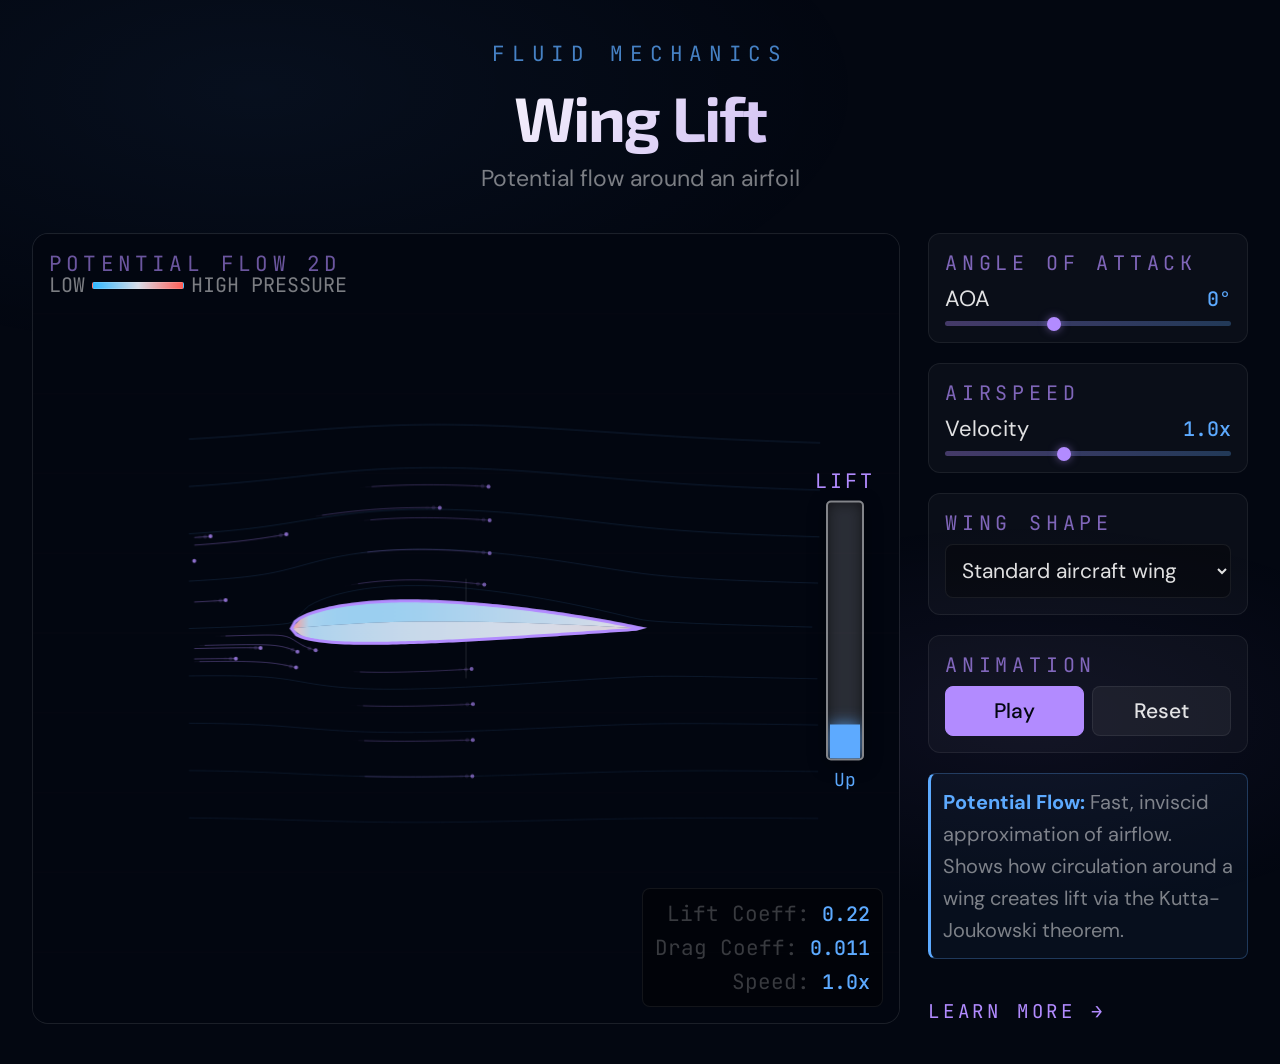
<file: fluids/index.html>
<!DOCTYPE html>
<html lang="en">
<head>
<meta charset="UTF-8">
<meta name="viewport" content="width=device-width, initial-scale=1.0">
<title>Fluid Dynamics: Wing Lift</title>
<link rel="preconnect" href="https://fonts.googleapis.com">
<link rel="preconnect" href="https://fonts.gstatic.com" crossorigin>
<link href="https://fonts.googleapis.com/css2?family=Exo+2:wght@200;300;400;600;700&family=DM+Sans:wght@300;400;500&family=JetBrains+Mono:wght@400;500&display=swap" rel="stylesheet">
<style>
:root {
  --bg: #030711;
  --surface: rgba(255,255,255,0.03);
  --border: rgba(255,255,255,0.07);
  --purple: rgba(178,139,255,1);
  --purple-dim: rgba(178,139,255,0.35);
  --blue: rgba(93,170,255,1);
  --blue-dim: rgba(93,170,255,0.28);
  --text: rgba(255,255,255,0.88);
  --text-muted: rgba(255,255,255,0.48);
  --text-faint: rgba(255,255,255,0.22);
}

* { box-sizing: border-box; margin: 0; padding: 0; }

html, body {
  min-height: 100%;
  background: var(--bg);
  color: var(--text);
  font-family: 'DM Sans', sans-serif;
  overflow-x: hidden;
}

body::before {
  content: '';
  position: fixed;
  inset: 0;
  background:
    radial-gradient(ellipse 80% 50% at 20% 10%, rgba(93,170,255,0.055) 0%, transparent 60%),
    radial-gradient(ellipse 60% 40% at 80% 80%, rgba(178,139,255,0.06) 0%, transparent 55%);
  pointer-events: none;
  z-index: 0;
}

.page {
  position: relative;
  z-index: 1;
  min-height: 100vh;
  display: flex;
  flex-direction: column;
  padding: 40px 32px;
}

.header {
  text-align: center;
  margin-bottom: 40px;
}

.header-label {
  font-family: 'JetBrains Mono', monospace;
  font-size: 10px;
  letter-spacing: 0.32em;
  text-transform: uppercase;
  color: var(--blue);
  opacity: 0.75;
  margin-bottom: 12px;
}

.header-title {
  font-family: 'Exo 2', sans-serif;
  font-weight: 700;
  font-size: clamp(28px, 5vw, 48px);
  letter-spacing: -0.03em;
  background: linear-gradient(135deg, #fff 30%, rgba(178,139,255,0.9) 100%);
  -webkit-background-clip: text;
  -webkit-text-fill-color: transparent;
  background-clip: text;
  margin-bottom: 8px;
}

.header-sub {
  font-size: 14px;
  color: var(--text-muted);
}

.container {
  display: grid;
  grid-template-columns: 1fr 320px;
  gap: 28px;
  width: 100%;
  max-width: 1400px;
  margin: 0 auto;
  flex: 1;
}

.canvas-wrapper {
  position: relative;
  border: 1px solid var(--border);
  border-radius: 16px;
  background: var(--surface);
  overflow: hidden;
  min-height: 600px;
}

canvas {
  display: block;
  width: 100%;
  height: 100%;
  cursor: grab;
  touch-action: none;
  user-select: none;
}

canvas.dragging { cursor: grabbing; }

.canvas-label {
  position: absolute;
  top: 16px;
  left: 16px;
  font-family: 'JetBrains Mono', monospace;
  font-size: 10px;
  letter-spacing: 0.2em;
  text-transform: uppercase;
  color: var(--purple);
  opacity: 0.6;
  pointer-events: none;
}

.pressure-legend {
  position: absolute;
  top: 38px;
  left: 16px;
  display: flex;
  align-items: center;
  gap: 7px;
  font-family: 'JetBrains Mono', monospace;
  font-size: 9px;
  color: var(--text-muted);
  pointer-events: none;
}

.pressure-gradient {
  width: 92px;
  height: 7px;
  border-radius: 2px;
  background: linear-gradient(90deg, rgb(49,184,255) 0%, rgb(215,220,232) 50%, rgb(255,95,87) 100%);
  border: 1px solid rgba(255,255,255,0.14);
}

.canvas-stats {
  position: absolute;
  bottom: 16px;
  right: 16px;
  font-family: 'JetBrains Mono', monospace;
  font-size: 11px;
  color: var(--text-muted);
  text-align: right;
  pointer-events: none;
  background: rgba(0,0,0,0.4);
  padding: 8px 12px;
  border-radius: 8px;
  border: 1px solid var(--border);
}

.stat-row {
  line-height: 1.6;
}

.stat-label { color: var(--text-faint); }
.stat-value { color: var(--blue); font-weight: 500; }

.lift-gauge {
  position: relative;
  width: 38px;
  height: 260px;
  border-radius: 5px;
  overflow: hidden;
  background: rgba(255,255,255,0.16);
  border: 2px solid rgba(255,255,255,0.42);
  box-shadow: inset 0 0 14px rgba(0,0,0,0.55), 0 4px 18px rgba(0,0,0,0.35);
}

.lift-fill {
  position: absolute;
  bottom: 0;
  left: 2px;
  right: 2px;
  height: 0;
  background: #5daaff;
  box-shadow: 0 0 16px rgba(93,170,255,0.8);
  transition: height 120ms ease, background 120ms ease;
}

.lift-gauge-wrap {
  position: absolute;
  top: 50%;
  right: 18px;
  transform: translateY(-50%);
  display: flex;
  flex-direction: column;
  align-items: center;
  gap: 7px;
  font-family: 'JetBrains Mono', monospace;
  pointer-events: none;
  z-index: 5;
}

.lift-gauge-label {
  font-size: 9px;
  letter-spacing: 0.16em;
  color: var(--purple);
  text-transform: uppercase;
}

.lift-readout {
  width: 72px;
  font-family: 'JetBrains Mono', monospace;
  font-size: 9px;
  color: var(--blue);
  text-align: center;
}

.controls {
  display: flex;
  flex-direction: column;
  gap: 20px;
}

.control-group {
  border: 1px solid var(--border);
  border-radius: 12px;
  background: var(--surface);
  padding: 16px;
}

.control-label {
  font-family: 'JetBrains Mono', monospace;
  font-size: 9px;
  letter-spacing: 0.24em;
  text-transform: uppercase;
  color: var(--purple);
  opacity: 0.7;
  margin-bottom: 8px;
  display: block;
}

.slider-container {
  display: flex;
  flex-direction: column;
  gap: 8px;
}

.slider-header {
  display: flex;
  justify-content: space-between;
  align-items: center;
}

.slider-name {
  font-size: 12px;
  color: var(--text);
}

.slider-value {
  font-family: 'JetBrains Mono', monospace;
  font-size: 11px;
  color: var(--blue);
  font-weight: 500;
}

input[type="range"] {
  width: 100%;
  height: 5px;
  border-radius: 3px;
  background: linear-gradient(90deg, var(--purple-dim), var(--blue-dim));
  outline: none;
  -webkit-appearance: none;
  cursor: pointer;
}

input[type="range"]::-webkit-slider-thumb {
  -webkit-appearance: none;
  appearance: none;
  width: 14px;
  height: 14px;
  border-radius: 50%;
  background: var(--purple);
  cursor: pointer;
  box-shadow: 0 0 8px rgba(178,139,255,0.5);
}

input[type="range"]::-moz-range-thumb {
  width: 14px;
  height: 14px;
  border-radius: 50%;
  background: var(--purple);
  cursor: pointer;
  border: none;
  box-shadow: 0 0 8px rgba(178,139,255,0.5);
}

select {
  width: 100%;
  padding: 8px 12px;
  border: 1px solid var(--border);
  border-radius: 8px;
  background: rgba(0,0,0,0.3);
  color: var(--text);
  font-family: 'DM Sans', sans-serif;
  font-size: 12px;
  cursor: pointer;
}

select option {
  background: var(--bg);
  color: var(--text);
}

.button-group {
  display: flex;
  gap: 8px;
}

button {
  flex: 1;
  padding: 10px 12px;
  border: 1px solid var(--border);
  border-radius: 8px;
  background: rgba(255,255,255,0.05);
  color: var(--text);
  font-family: 'DM Sans', sans-serif;
  font-size: 12px;
  font-weight: 500;
  cursor: pointer;
  transition: all 0.2s;
}

button:hover {
  background: rgba(255,255,255,0.08);
  border-color: var(--purple-dim);
  color: var(--purple);
}

button.active {
  background: var(--purple);
  color: var(--bg);
  border-color: var(--purple);
}

.info-box {
  border: 1px solid var(--blue-dim);
  border-left: 3px solid var(--blue);
  border-radius: 8px;
  background: rgba(93,170,255,0.05);
  padding: 12px;
  font-size: 11px;
  line-height: 1.6;
  color: var(--text-muted);
}

.info-box strong { color: var(--blue); }

.nav-link {
  display: inline-block;
  font-family: 'JetBrains Mono', monospace;
  font-size: 10px;
  letter-spacing: 0.2em;
  text-transform: uppercase;
  color: var(--purple);
  text-decoration: none;
  transition: color 0.2s;
  margin-top: 20px;
}

.nav-link:hover { color: var(--blue); }

@media (min-width: 1025px) {
  .header-label { font-size: 21px; }
  .header-title { font-size: 63px; }
  .header-sub { font-size: 23px; }
  .canvas-label { font-size: 21px; }
  .pressure-legend { font-size: 20px; }
  .canvas-stats { font-size: 20px; }
  .stat-label { font-size: 21px; }
  .lift-gauge-label { font-size: 20px; }
  .lift-readout { font-size: 18px; }
  .control-label { font-size: 20px; }
  .slider-name { font-size: 22px; }
  .slider-value { font-size: 20px; }
  select { font-size: 21px; padding: 11px 12px; }
  button { font-size: 21px; }
  .info-box { font-size: 20px; }
  .nav-link { font-size: 19px; }
}

@media (max-width: 1024px) {
  .container {
    grid-template-columns: 1fr;
  }

  .controls {
    display: grid;
    grid-template-columns: repeat(2, 1fr);
    gap: 16px;
  }

  .control-group {
    padding: 12px;
  }
}

@media (min-width: 641px) and (max-width: 1024px) {
  .header-label { font-size: 16px; }
  .header-title { font-size: 50px; }
  .header-sub { font-size: 19px; }
  .canvas-label { font-size: 16px; }
  .pressure-legend { font-size: 14px; }
  .canvas-stats { font-size: 16px; }
  .stat-label { font-size: 16px; }
  .lift-gauge-label { font-size: 15px; }
  .lift-readout { font-size: 14px; }
  .control-label { font-size: 16px; }
  .slider-name { font-size: 18px; }
  .slider-value { font-size: 16px; }
  select { font-size: 17px; padding: 10px 12px; }
  button { font-size: 17px; }
  .info-box { font-size: 16px; }
  .nav-link { font-size: 15px; }
}

@media (max-width: 640px) {
  .page { padding: 24px 16px; }

  .header { margin-bottom: 24px; }

  .container {
    gap: 16px;
  }

  .canvas-wrapper { min-height: 400px; }

  .controls {
    grid-template-columns: 1fr;
  }

  .slider-value { font-size: 10px; }
}
</style>
</head>
<body>

<div class="page">
  <div class="header">
    <div class="header-label">Fluid Mechanics</div>
    <h1 class="header-title">Wing Lift</h1>
    <p class="header-sub">Potential flow around an airfoil</p>
  </div>

  <div class="container">
    <div class="canvas-wrapper">
      <canvas id="flowCanvas"></canvas>
      <div class="canvas-label">Potential Flow 2D</div>
      <div class="pressure-legend">
        <span>LOW</span><span class="pressure-gradient"></span><span>HIGH PRESSURE</span>
      </div>
      <div class="lift-gauge-wrap">
        <span class="lift-gauge-label">Lift</span>
        <div class="lift-gauge" aria-label="Current lift">
          <div class="lift-fill" id="liftFill"></div>
        </div>
        <span class="lift-readout" id="liftReadout">No lift</span>
      </div>
      <div class="canvas-stats">
        <div class="stat-row"><span class="stat-label">Lift Coeff:</span> <span class="stat-value" id="clValue">0.00</span></div>
        <div class="stat-row"><span class="stat-label">Drag Coeff:</span> <span class="stat-value" id="cdValue">0.00</span></div>
        <div class="stat-row"><span class="stat-label">Speed:</span> <span class="stat-value" id="speedValue">1.0x</span></div>
      </div>
    </div>

    <div class="controls">
      <div class="control-group">
        <label class="control-label">Angle of Attack</label>
        <div class="slider-container">
          <div class="slider-header">
            <span class="slider-name">AOA</span>
            <span class="slider-value" id="aoaValue">0°</span>
          </div>
          <input type="range" id="aoaSlider" min="-15" max="25" value="0" step="1">
        </div>
      </div>

      <div class="control-group">
        <label class="control-label">Airspeed</label>
        <div class="slider-container">
          <div class="slider-header">
            <span class="slider-name">Velocity</span>
            <span class="slider-value" id="speedDisplay">1.0x</span>
          </div>
          <input type="range" id="speedSlider" min="0.3" max="2" value="1" step="0.1">
        </div>
      </div>

      <div class="control-group">
        <label class="control-label">Wing Shape</label>
        <select id="wingShape">
          <option value="naca2412">Standard aircraft wing</option>
          <option value="naca0012">Symmetrical aerobatic wing</option>
          <option value="naca4412">Curved high-lift wing</option>
          <option value="naca6412">Extra-curved high-lift wing</option>
        </select>
      </div>

      <div class="control-group">
        <label class="control-label">Animation</label>
        <div class="button-group">
          <button id="playBtn" class="active">Play</button>
          <button id="resetBtn">Reset</button>
        </div>
      </div>

      <div class="info-box">
        <strong>Potential Flow:</strong> Fast, inviscid approximation of airflow. Shows how circulation around a wing creates lift via the Kutta-Joukowski theorem.
      </div>

      <a href="/fluids/why" class="nav-link">Learn More →</a>
    </div>
  </div>
</div>

<script>
document.addEventListener('DOMContentLoaded', function() {
  const canvas = document.getElementById('flowCanvas');
  if (!canvas) return;

  const ctx = canvas.getContext('2d');
  if (!ctx) return;

  // Clamp value to safe range
  const clamp = (val, min, max) => Math.max(min, Math.min(max, val));

  // Safe number check
  const isSafe = (n) => typeof n === 'number' && isFinite(n);

  // State
  let state = {
    aoa: 0,
    speed: 1,
    wingShape: 'naca2412',
    isPlaying: true,
    t: 0,
    particles: [],
    cl: 0,
    cd: 0,
    isDraggingWing: false,
    dragStartPointerAngle: 0,
    dragStartAoa: 0
  };

  const WING_AERODYNAMICS = {
    naca0012: { zeroLiftAoa: 0,  stallAoa: 14, maxCl: 1.25, cd0: 0.009, inducedDrag: 0.010 },
    naca2412: { zeroLiftAoa: -2, stallAoa: 15, maxCl: 1.40, cd0: 0.010, inducedDrag: 0.011 },
    naca4412: { zeroLiftAoa: -4, stallAoa: 16, maxCl: 1.55, cd0: 0.012, inducedDrag: 0.012 },
    naca6412: { zeroLiftAoa: -6, stallAoa: 17, maxCl: 1.65, cd0: 0.015, inducedDrag: 0.014 }
  };

  let W = 800, H = 600;

  // Canvas sizing
  function resizeCanvas() {
    const rect = canvas.parentElement.getBoundingClientRect();
    if (rect.width > 100 && rect.height > 100) {
      W = rect.width;
      H = rect.height;
      canvas.width = W;
      canvas.height = H;
    }
  }

  resizeCanvas();
  window.addEventListener('resize', resizeCanvas);

  // ════════════════════════════════════════════════════════════════════════════════
  // AIRFOIL GENERATION (NACA 4-digit)
  // ════════════════════════════════════════════════════════════════════════════════

  function generateNACAProfile(code, numPoints = 80) {
    const digits = String(code).replace(/^naca/i, '');
    const m = parseInt(digits[0], 10) / 100;
    const p = parseInt(digits[1], 10) / 10;
    const t = parseInt(digits.slice(2), 10) / 100;

    const points = [];

    for (let i = 0; i <= numPoints; i++) {
      const x = i / numPoints;

      const yt = 5 * t * (
        0.2969 * Math.sqrt(Math.max(0, x)) -
        0.1260 * x -
        0.3516 * x * x +
        0.2843 * x * x * x -
        0.1015 * x * x * x * x
      );

      let yc = 0, dyc_dx = 0;
      if (x <= p && p > 0) {
        yc = m / (p * p) * (2 * p * x - x * x);
        dyc_dx = m / (p * p) * (2 * p - 2 * x);
      } else if (x > p && p > 0) {
        yc = m / ((1 - p) * (1 - p)) * ((1 - 2 * p) + 2 * p * x - x * x);
        dyc_dx = m / ((1 - p) * (1 - p)) * (2 * p - 2 * x);
      }

      const theta = Math.atan(dyc_dx);
      const xu = x - yt * Math.sin(theta);
      const yu = yc + yt * Math.cos(theta);

      points.push({ x: clamp(xu, -1, 2), y: clamp(yu, -0.5, 0.5) });
    }

    for (let i = numPoints - 1; i >= 0; i--) {
      const x = i / numPoints;
      const yt = 5 * t * (
        0.2969 * Math.sqrt(Math.max(0, x)) -
        0.1260 * x -
        0.3516 * x * x +
        0.2843 * x * x * x -
        0.1015 * x * x * x * x
      );

      let yc = 0, dyc_dx = 0;
      if (x <= p && p > 0) {
        yc = m / (p * p) * (2 * p * x - x * x);
        dyc_dx = m / (p * p) * (2 * p - 2 * x);
      } else if (x > p && p > 0) {
        yc = m / ((1 - p) * (1 - p)) * ((1 - 2 * p) + 2 * p * x - x * x);
        dyc_dx = m / ((1 - p) * (1 - p)) * (2 * p - 2 * x);
      }

      const theta = Math.atan(dyc_dx);
      const xl = x + yt * Math.sin(theta);
      const yl = yc - yt * Math.cos(theta);

      points.push({ x: clamp(xl, -1, 2), y: clamp(yl, -0.5, 0.5) });
    }

    return points;
  }

  // ════════════════════════════════════════════════════════════════════════════════
  // POTENTIAL FLOW SOLVER
  // ════════════════════════════════════════════════════════════════════════════════

  let flowSolution = null;
  let flowSolutionKey = '';

  function panelVelocity(panel, x, y, vortex = false) {
    const dx = x - panel.x1;
    const dy = y - panel.y1;
    const localX = dx * panel.tx + dy * panel.ty;
    const localY = -dx * panel.ty + dy * panel.tx;
    const endX = localX - panel.length;
    const r1Sq = Math.max(1e-10, localX * localX + localY * localY);
    const r2Sq = Math.max(1e-10, endX * endX + localY * localY);
    const sourceU = Math.log(r1Sq / r2Sq) / (4 * Math.PI);
    const sourceV = (Math.atan2(localY, endX) - Math.atan2(localY, localX)) / (2 * Math.PI);
    const localU = vortex ? -sourceV : sourceU;
    const localV = vortex ? sourceU : sourceV;

    return {
      u: localU * panel.tx - localV * panel.ty,
      v: localU * panel.ty + localV * panel.tx
    };
  }

  function solveLinearSystem(matrix, rhs) {
    const n = rhs.length;
    const a = matrix.map((row, i) => row.concat(rhs[i]));

    for (let col = 0; col < n; col++) {
      let pivot = col;
      for (let row = col + 1; row < n; row++) {
        if (Math.abs(a[row][col]) > Math.abs(a[pivot][col])) pivot = row;
      }
      [a[col], a[pivot]] = [a[pivot], a[col]];
      const divisor = a[col][col];
      if (Math.abs(divisor) < 1e-10) return new Array(n).fill(0);

      for (let row = col + 1; row < n; row++) {
        const factor = a[row][col] / divisor;
        for (let k = col; k <= n; k++) a[row][k] -= factor * a[col][k];
      }
    }

    const result = new Array(n).fill(0);
    for (let row = n - 1; row >= 0; row--) {
      let value = a[row][n];
      for (let col = row + 1; col < n; col++) value -= a[row][col] * result[col];
      result[row] = value / a[row][row];
    }
    return result;
  }

  function buildFlowSolution(wingShape, aoa, circulation) {
    const profile = generateNACAProfile(wingShape, 28);
    const panels = [];

    for (let i = 0; i < profile.length - 1; i++) {
      const a = profile[i];
      const b = profile[i + 1];
      const dx = b.x - a.x;
      const dy = b.y - a.y;
      const length = Math.hypot(dx, dy);
      if (length < 1e-6) continue;
      const tx = dx / length;
      const ty = dy / length;
      panels.push({
        x1: a.x - 0.5, y1: a.y,
        x2: b.x - 0.5, y2: b.y,
        cx: (a.x + b.x) / 2 - 0.5,
        cy: (a.y + b.y) / 2,
        length, tx, ty,
        nx: -ty, ny: tx
      });
    }

    const angle = aoa * Math.PI / 180;
    const freeU = Math.cos(angle);
    const freeV = Math.sin(angle);
    const perimeter = panels.reduce((sum, panel) => sum + panel.length, 0);
    // Clockwise circulation accelerates flow over the upper surface for positive lift.
    const vortexSheetStrength = -(2 * Math.PI * circulation) / perimeter;
    const matrix = panels.map(() => new Array(panels.length).fill(0));
    const rhs = new Array(panels.length).fill(0);

    for (let i = 0; i < panels.length; i++) {
      const target = panels[i];
      let vortexU = 0;
      let vortexV = 0;
      for (let j = 0; j < panels.length; j++) {
        if (i === j) {
          matrix[i][j] = 0.5;
        } else {
          const sourceVelocity = panelVelocity(panels[j], target.cx, target.cy);
          matrix[i][j] = sourceVelocity.u * target.nx + sourceVelocity.v * target.ny;
        }
        const vortexVelocity = panelVelocity(panels[j], target.cx, target.cy, true);
        vortexU += vortexVelocity.u;
        vortexV += vortexVelocity.v;
      }
      rhs[i] = -(freeU * target.nx + freeV * target.ny +
        vortexSheetStrength * (vortexU * target.nx + vortexV * target.ny));
    }

    return {
      panels,
      profile: panels.map(panel => ({ x: panel.x1, y: panel.y1 })),
      sourceStrengths: solveLinearSystem(matrix, rhs),
      vortexSheetStrength,
      freeU,
      freeV,
      angle
    };
  }

  function pointInsideProfile(x, y, profile) {
    let inside = false;
    for (let i = 0, j = profile.length - 1; i < profile.length; j = i++) {
      const a = profile[i];
      const b = profile[j];
      if ((a.y > y) !== (b.y > y) && x < (b.x - a.x) * (y - a.y) / (b.y - a.y) + a.x) {
        inside = !inside;
      }
    }
    return inside;
  }

  function computeVelocityField(x, y) {
    if (!flowSolution) return { u: 1, v: 0, p: 0 };
    const c = Math.cos(flowSolution.angle);
    const s = Math.sin(flowSolution.angle);
    const bodyX = c * x - s * y;
    const bodyY = s * x + c * y;

    if (pointInsideProfile(bodyX, bodyY, flowSolution.profile)) {
      return { u: 0, v: 0, p: 1, inside: true };
    }

    let bodyU = flowSolution.freeU;
    let bodyV = flowSolution.freeV;
    let vortexU = 0;
    let vortexV = 0;

    for (let i = 0; i < flowSolution.panels.length; i++) {
      const sourceVelocity = panelVelocity(flowSolution.panels[i], bodyX, bodyY);
      bodyU += sourceVelocity.u * flowSolution.sourceStrengths[i];
      bodyV += sourceVelocity.v * flowSolution.sourceStrengths[i];
      const vortexVelocity = panelVelocity(flowSolution.panels[i], bodyX, bodyY, true);
      vortexU += vortexVelocity.u;
      vortexV += vortexVelocity.v;
    }
    bodyU += vortexU * flowSolution.vortexSheetStrength;
    bodyV += vortexV * flowSolution.vortexSheetStrength;

    let u = c * bodyU + s * bodyV;
    let v = -s * bodyU + c * bodyV;
    u = clamp(u, -3, 3);
    v = clamp(v, -3, 3);
    const speedSq = u * u + v * v;
    return { u, v, p: 1 - speedSq, inside: false };
  }

  function computeAerodynamics(aoa, wingShape) {
    const wing = WING_AERODYNAMICS[wingShape] || WING_AERODYNAMICS.naca2412;
    const effectiveAoa = aoa - wing.zeroLiftAoa;
    const direction = Math.sign(effectiveAoa);
    const absEffectiveAoa = Math.abs(effectiveAoa);
    const liftSlopePerDegree = 2 * Math.PI * Math.PI / 180;
    const linearCl = liftSlopePerDegree * effectiveAoa;

    let cl;
    if (absEffectiveAoa <= wing.stallAoa) {
      cl = clamp(linearCl, -wing.maxCl, wing.maxCl);
    } else {
      const clAtStall = Math.min(wing.maxCl, liftSlopePerDegree * wing.stallAoa);
      const stallLoss = Math.max(0.45, 1 - (absEffectiveAoa - wing.stallAoa) * 0.035);
      cl = direction * clAtStall * stallLoss;
    }

    const stallAmount = Math.max(0, absEffectiveAoa - wing.stallAoa);
    const cd = wing.cd0 + wing.inducedDrag * cl * cl + 0.0018 * stallAmount * stallAmount;

    // computeVelocityField uses vortex strength Gamma/(2*pi), so Cl = 4*pi*strength.
    const circulation = cl / (4 * Math.PI);
    return { cl, cd, circulation };
  }

  // ════════════════════════════════════════════════════════════════════════════════
  // PARTICLE SYSTEM
  // ════════════════════════════════════════════════════════════════════════════════

  class Particle {
    constructor(x, y) {
      this.x = x;
      this.y = y;
      this.trail = [];
      this.age = 0;
      this.maxAge = 200;
    }

    update(dt, aoa, circulation, speed) {
      // Clamp position
      this.x = clamp(this.x, -3, 3);
      this.y = clamp(this.y, -2, 2);

      const vel = computeVelocityField(this.x, this.y, aoa, circulation);
      if (vel.inside) {
        this.age = this.maxAge;
        return;
      }

      // RK4 integration
      const k1u = vel.u * speed;
      const k1v = vel.v * speed;

      const vel2 = computeVelocityField(this.x + k1u * dt * 0.5, this.y + k1v * dt * 0.5, aoa, circulation);
      const k2u = vel2.u * speed;
      const k2v = vel2.v * speed;

      const vel3 = computeVelocityField(this.x + k2u * dt * 0.5, this.y + k2v * dt * 0.5, aoa, circulation);
      const k3u = vel3.u * speed;
      const k3v = vel3.v * speed;

      const vel4 = computeVelocityField(this.x + k3u * dt, this.y + k3v * dt, aoa, circulation);
      const k4u = vel4.u * speed;
      const k4v = vel4.v * speed;

      const dx = (k1u + 2 * k2u + 2 * k3u + k4u) * dt / 6;
      const dy = (k1v + 2 * k2v + 2 * k3v + k4v) * dt / 6;

      // Check for NaN
      if (!isSafe(dx) || !isSafe(dy)) {
        this.age = this.maxAge;
        return;
      }

      this.x += dx;
      this.y += dy;

      // Keep in bounds
      if (Math.abs(this.x) > 3 || Math.abs(this.y) > 2) {
        this.age = this.maxAge;
        return;
      }

      this.trail.push({ x: this.x, y: this.y });
      if (this.trail.length > 20) this.trail.shift();

      this.age++;
    }

    isDead() {
      return this.age > this.maxAge;
    }
  }

  function initParticles() {
    state.particles = [];
    for (let y = 0.2; y < 0.8; y += 0.08) {
      state.particles.push(new Particle(-0.8, y - 0.5));
    }
  }

  // ════════════════════════════════════════════════════════════════════════════════
  // RENDERING
  // ════════════════════════════════════════════════════════════════════════════════

  function pressureColor(cp) {
    const neutral = [215, 220, 232];
    const low = [49, 184, 255];
    const high = [255, 95, 87];
    const target = cp < 0 ? low : high;
    const amount = cp < 0 ? clamp(-cp / 1.5, 0, 1) : clamp(cp, 0, 1);
    const rgb = neutral.map((channel, i) => Math.round(channel + (target[i] - channel) * amount));
    return `rgb(${rgb[0]},${rgb[1]},${rgb[2]})`;
  }

  function drawPressureAreas(scale, angle) {
    if (!flowSolution) return;
    const c = Math.cos(angle);
    const s = Math.sin(angle);
    const samples = flowSolution.panels.map(panel => {
      const sampleX = panel.cx + panel.nx * 0.008;
      const sampleY = panel.cy + panel.ny * 0.008;
      const worldX = c * sampleX + s * sampleY;
      const worldY = -s * sampleX + c * sampleY;
      const velocity = computeVelocityField(worldX, worldY);
      return { panel, cp: velocity.p };
    });

    const half = Math.floor(flowSolution.panels.length / 2);
    const upperPanels = flowSolution.panels.slice(0, half);
    const lowerPanels = flowSolution.panels.slice(half);
    const upperPoints = upperPanels.map(panel => ({ x: panel.x1, y: panel.y1 }));
    upperPoints.push({ x: upperPanels.at(-1).x2, y: upperPanels.at(-1).y2 });
    const lowerPoints = lowerPanels.map(panel => ({ x: panel.x1, y: panel.y1 }));
    lowerPoints.push({ x: lowerPanels.at(-1).x2, y: lowerPanels.at(-1).y2 });
    lowerPoints.reverse();
    const camberPoints = upperPoints.map((point, i) => ({
      x: (point.x + lowerPoints[i].x) / 2,
      y: (point.y + lowerPoints[i].y) / 2
    }));

    function surfaceGradient(surfaceSamples) {
      const gradient = ctx.createLinearGradient(-0.5 * scale, 0, 0.5 * scale, 0);
      const sorted = [...surfaceSamples].sort((a, b) => a.panel.cx - b.panel.cx);
      sorted.forEach(({ panel, cp }, i) => {
        const position = clamp(panel.cx + 0.5, 0, 1);
        const previous = i > 0 ? clamp(sorted[i - 1].panel.cx + 0.5, 0, 1) : -1;
        gradient.addColorStop(Math.max(position, previous), pressureColor(cp));
      });
      return gradient;
    }

    function fillSurface(surfacePoints, centerPoints, fillStyle) {
      ctx.fillStyle = fillStyle;
      ctx.beginPath();
      surfacePoints.forEach((point, i) => {
        const x = point.x * scale;
        const y = -point.y * scale;
        if (i === 0) ctx.moveTo(x, y);
        else ctx.lineTo(x, y);
      });
      for (let i = centerPoints.length - 1; i >= 0; i--) {
        ctx.lineTo(centerPoints[i].x * scale, -centerPoints[i].y * scale);
      }
      ctx.closePath();
      ctx.fill();
    }

    ctx.save();
    fillSurface(upperPoints, camberPoints, surfaceGradient(samples.slice(0, half)));
    fillSurface(lowerPoints, camberPoints, surfaceGradient(samples.slice(half)));
    ctx.restore();
  }

  function drawWing(profile, scale, offsetX, offsetY, angle) {
    if (!profile || profile.length === 0) return;

    ctx.save();
    ctx.translate(offsetX, offsetY);
    ctx.rotate(angle);

    // Draw fill
    ctx.fillStyle = 'rgba(93,170,255,0.4)';
    ctx.beginPath();

    let hasPoints = false;
    for (let i = 0; i < profile.length; i++) {
      const pt = profile[i];
      const px = (pt.x - 0.5) * scale;
      const py = -pt.y * scale;

      if (!isSafe(px) || !isSafe(py)) continue;

      if (!hasPoints) {
        ctx.moveTo(px, py);
        hasPoints = true;
      } else {
        ctx.lineTo(px, py);
      }
    }

    if (hasPoints) {
      ctx.closePath();
      ctx.fill();
    }

    drawPressureAreas(scale, angle);

    // Draw outline - much thicker and brighter
    ctx.strokeStyle = 'rgba(178,139,255,1)';
    ctx.lineWidth = 3;
    ctx.beginPath();

    hasPoints = false;
    for (let i = 0; i < profile.length; i++) {
      const pt = profile[i];
      const px = (pt.x - 0.5) * scale;
      const py = -pt.y * scale;

      if (!isSafe(px) || !isSafe(py)) continue;

      if (!hasPoints) {
        ctx.moveTo(px, py);
        hasPoints = true;
      } else {
        ctx.lineTo(px, py);
      }
    }

    if (hasPoints) {
      ctx.closePath();
      ctx.stroke();
    }

    ctx.restore();
  }

  function drawStreamlines(profile, scale, offsetX, offsetY, aoa, circulation) {
    for (let streamY = 0.1; streamY < 0.9; streamY += 0.1) {
      ctx.strokeStyle = `rgba(93,170,255,${0.15 + streamY * 0.1})`;
      ctx.lineWidth = 0.5;
      ctx.beginPath();

      let x = -0.8;
      let y = streamY - 0.5;
      const step = 0.02;

      ctx.moveTo(offsetX + x * W * 0.4, offsetY - y * H * 0.6);

      for (let iter = 0; iter < 100; iter++) {
        if (x > 1.5) break;

        const vel = computeVelocityField(x, y);
        const speed = Math.sqrt(vel.u * vel.u + vel.v * vel.v);

        if (vel.inside || speed < 0.01) break;

        x += step * vel.u / (speed + 0.1);
        y += step * vel.v / (speed + 0.1);

        if (!isSafe(x) || !isSafe(y)) break;

        const px = offsetX + x * W * 0.4;
        const py = offsetY - y * H * 0.6;

        ctx.lineTo(px, py);
      }

      ctx.stroke();
    }
  }

  function animate() {
    try {
      if (W === 0 || H === 0) {
        requestAnimationFrame(animate);
        return;
      }

      // Clear
      ctx.fillStyle = 'rgba(3,7,17,0.8)';
      ctx.fillRect(0, 0, W, H);

      // Grid
      ctx.strokeStyle = 'rgba(255,255,255,0.02)';
      ctx.lineWidth = 0.5;
      for (let x = 0; x < W; x += 80) {
        ctx.beginPath();
        ctx.moveTo(x, 0);
        ctx.lineTo(x, H);
        ctx.stroke();
      }
      for (let y = 0; y < H; y += 80) {
        ctx.beginPath();
        ctx.moveTo(0, y);
        ctx.lineTo(W, y);
        ctx.stroke();
      }

      const offsetX = W * 0.5;
      const offsetY = H * 0.5;
      const wingScale = 350;

      const profile = generateNACAProfile(state.wingShape);
      const aero = computeAerodynamics(state.aoa, state.wingShape);
      const circulation = aero.circulation;
      const nextFlowKey = `${state.wingShape}:${state.aoa}:${circulation.toFixed(6)}`;
      if (flowSolutionKey !== nextFlowKey) {
        flowSolution = buildFlowSolution(state.wingShape, state.aoa, circulation);
        flowSolutionKey = nextFlowKey;
      }

      // Debug: Draw crosshair at center
      ctx.strokeStyle = 'rgba(255,255,255,0.1)';
      ctx.lineWidth = 1;
      ctx.beginPath();
      ctx.moveTo(offsetX - 50, offsetY);
      ctx.lineTo(offsetX + 50, offsetY);
      ctx.stroke();
      ctx.beginPath();
      ctx.moveTo(offsetX, offsetY - 50);
      ctx.lineTo(offsetX, offsetY + 50);
      ctx.stroke();

      drawStreamlines(profile, wingScale, offsetX, offsetY, state.aoa, circulation);
      drawWing(profile, wingScale, offsetX, offsetY, state.aoa * Math.PI / 180);

      if (state.isPlaying) {
        state.t += 0.016;

        if (Math.random() < 0.15) {
          const y = Math.random() * 0.6 - 0.3;
          state.particles.push(new Particle(-0.8, y));
        }

        for (let p of state.particles) {
          p.update(0.016, state.aoa, circulation, state.speed);
        }

        state.particles = state.particles.filter(p => !p.isDead());
      }

      // Draw particles
      for (let p of state.particles) {
        const alpha = 0.3 * (1 - p.age / p.maxAge);
        ctx.strokeStyle = `rgba(178,139,255,${alpha})`;
        ctx.lineWidth = 1;
        ctx.beginPath();

        for (let i = 0; i < p.trail.length; i++) {
          const pt = p.trail[i];
          if (!isSafe(pt.x) || !isSafe(pt.y)) continue;

          const px = offsetX + pt.x * W * 0.4;
          const py = offsetY - pt.y * H * 0.6;

          if (i === 0) ctx.moveTo(px, py);
          else ctx.lineTo(px, py);
        }
        ctx.stroke();

        if (isSafe(p.x) && isSafe(p.y)) {
          const px = offsetX + p.x * W * 0.4;
          const py = offsetY - p.y * H * 0.6;
          ctx.fillStyle = `rgba(178,139,255,${0.8 * (1 - p.age / p.maxAge)})`;
          ctx.beginPath();
          ctx.arc(px, py, 2, 0, Math.PI * 2);
          ctx.fill();
        }
      }

      state.cl = aero.cl;
      state.cd = aero.cd;

      document.getElementById('clValue').textContent = state.cl.toFixed(2);
      document.getElementById('cdValue').textContent = state.cd.toFixed(3);

      const liftPercent = Math.min(100, Math.round(Math.abs(state.cl) / 1.65 * 100));
      const liftFill = document.getElementById('liftFill');
      const liftReadout = document.getElementById('liftReadout');
      liftFill.style.height = `${liftPercent}%`;
      liftFill.style.background = state.cl < 0 ? '#ff8a65' : '#5daaff';
      liftReadout.textContent = liftPercent < 1
        ? 'No lift'
        : state.cl < 0 ? 'Down' : 'Up';
      liftFill.parentElement.setAttribute('aria-valuenow', String(Math.round(state.cl * 100) / 100));

      requestAnimationFrame(animate);
    } catch (error) {
      console.error('Animation error:', error);
      requestAnimationFrame(animate);
    }
  }

  // ════════════════════════════════════════════════════════════════════════════════
  // CONTROLS
  // ════════════════════════════════════════════════════════════════════════════════

  function pointerAngleFromCenter(event) {
    const rect = canvas.getBoundingClientRect();
    return Math.atan2(
      event.clientY - (rect.top + rect.height / 2),
      event.clientX - (rect.left + rect.width / 2)
    );
  }

  function updateAoa(value) {
    state.aoa = clamp(value, -15, 25);
    document.getElementById('aoaSlider').value = state.aoa;
    document.getElementById('aoaValue').textContent = `${Math.round(state.aoa)}°`;
  }

  canvas.addEventListener('pointerdown', event => {
    const rect = canvas.getBoundingClientRect();
    const distanceFromCenter = Math.hypot(
      event.clientX - (rect.left + rect.width / 2),
      event.clientY - (rect.top + rect.height / 2)
    );
    if (distanceFromCenter < 35) return;

    state.isDraggingWing = true;
    state.dragStartPointerAngle = pointerAngleFromCenter(event);
    state.dragStartAoa = state.aoa;
    canvas.classList.add('dragging');
    canvas.setPointerCapture(event.pointerId);
  });

  canvas.addEventListener('pointermove', event => {
    if (!state.isDraggingWing) return;
    let delta = pointerAngleFromCenter(event) - state.dragStartPointerAngle;
    if (delta > Math.PI) delta -= Math.PI * 2;
    if (delta < -Math.PI) delta += Math.PI * 2;
    updateAoa(state.dragStartAoa + delta * 180 / Math.PI);
  });

  function finishWingDrag(event) {
    if (!state.isDraggingWing) return;
    state.isDraggingWing = false;
    canvas.classList.remove('dragging');
    if (canvas.hasPointerCapture(event.pointerId)) canvas.releasePointerCapture(event.pointerId);
  }

  canvas.addEventListener('pointerup', finishWingDrag);
  canvas.addEventListener('pointercancel', finishWingDrag);

  document.getElementById('aoaSlider').addEventListener('input', (e) => {
    updateAoa(parseFloat(e.target.value));
  });

  document.getElementById('speedSlider').addEventListener('input', (e) => {
    state.speed = parseFloat(e.target.value);
    document.getElementById('speedDisplay').textContent = state.speed.toFixed(1) + 'x';
  });

  document.getElementById('wingShape').addEventListener('change', (e) => {
    state.wingShape = e.target.value;
  });

  document.getElementById('playBtn').addEventListener('click', function() {
    state.isPlaying = !state.isPlaying;
    this.classList.toggle('active');
    this.textContent = state.isPlaying ? 'Pause' : 'Play';
  });

  document.getElementById('resetBtn').addEventListener('click', () => {
    initParticles();
    state.t = 0;
  });

  // Initialize
  initParticles();
  animate();
});
</script>

</body>
</html>
</file>
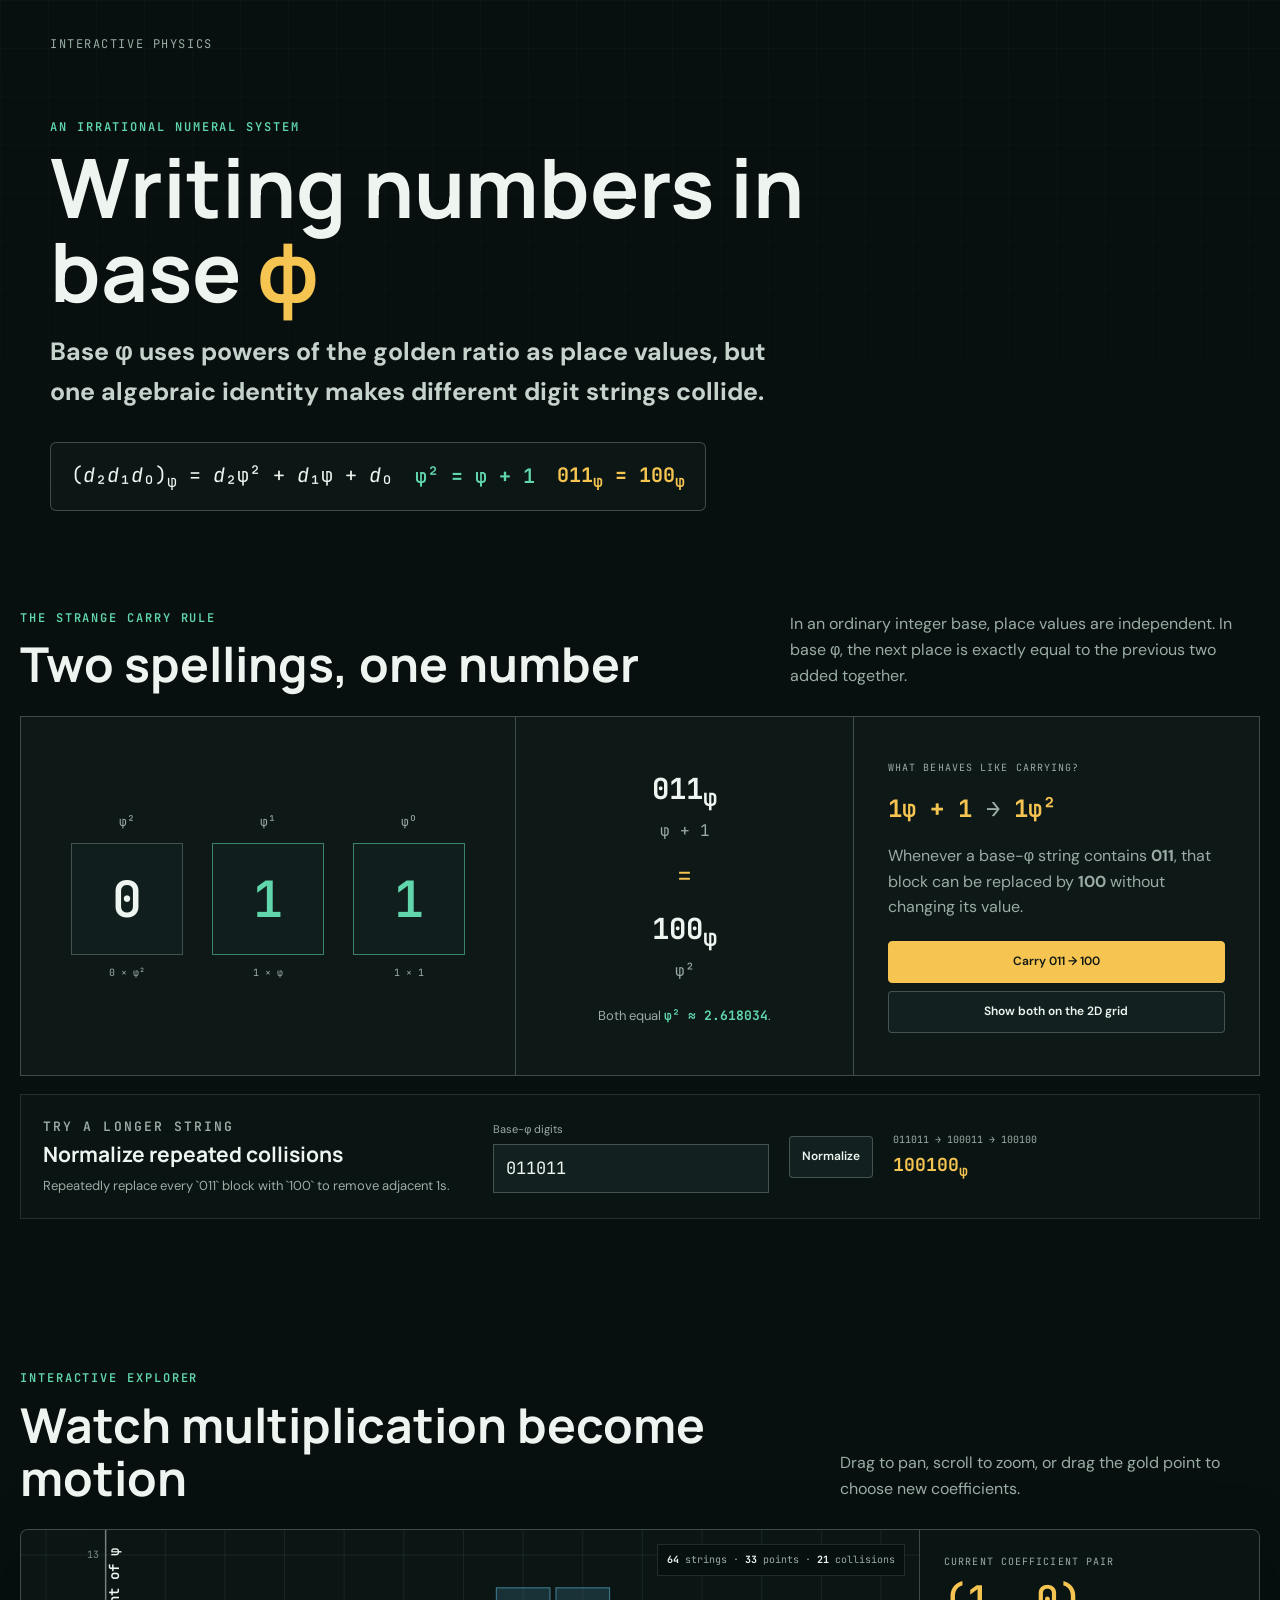
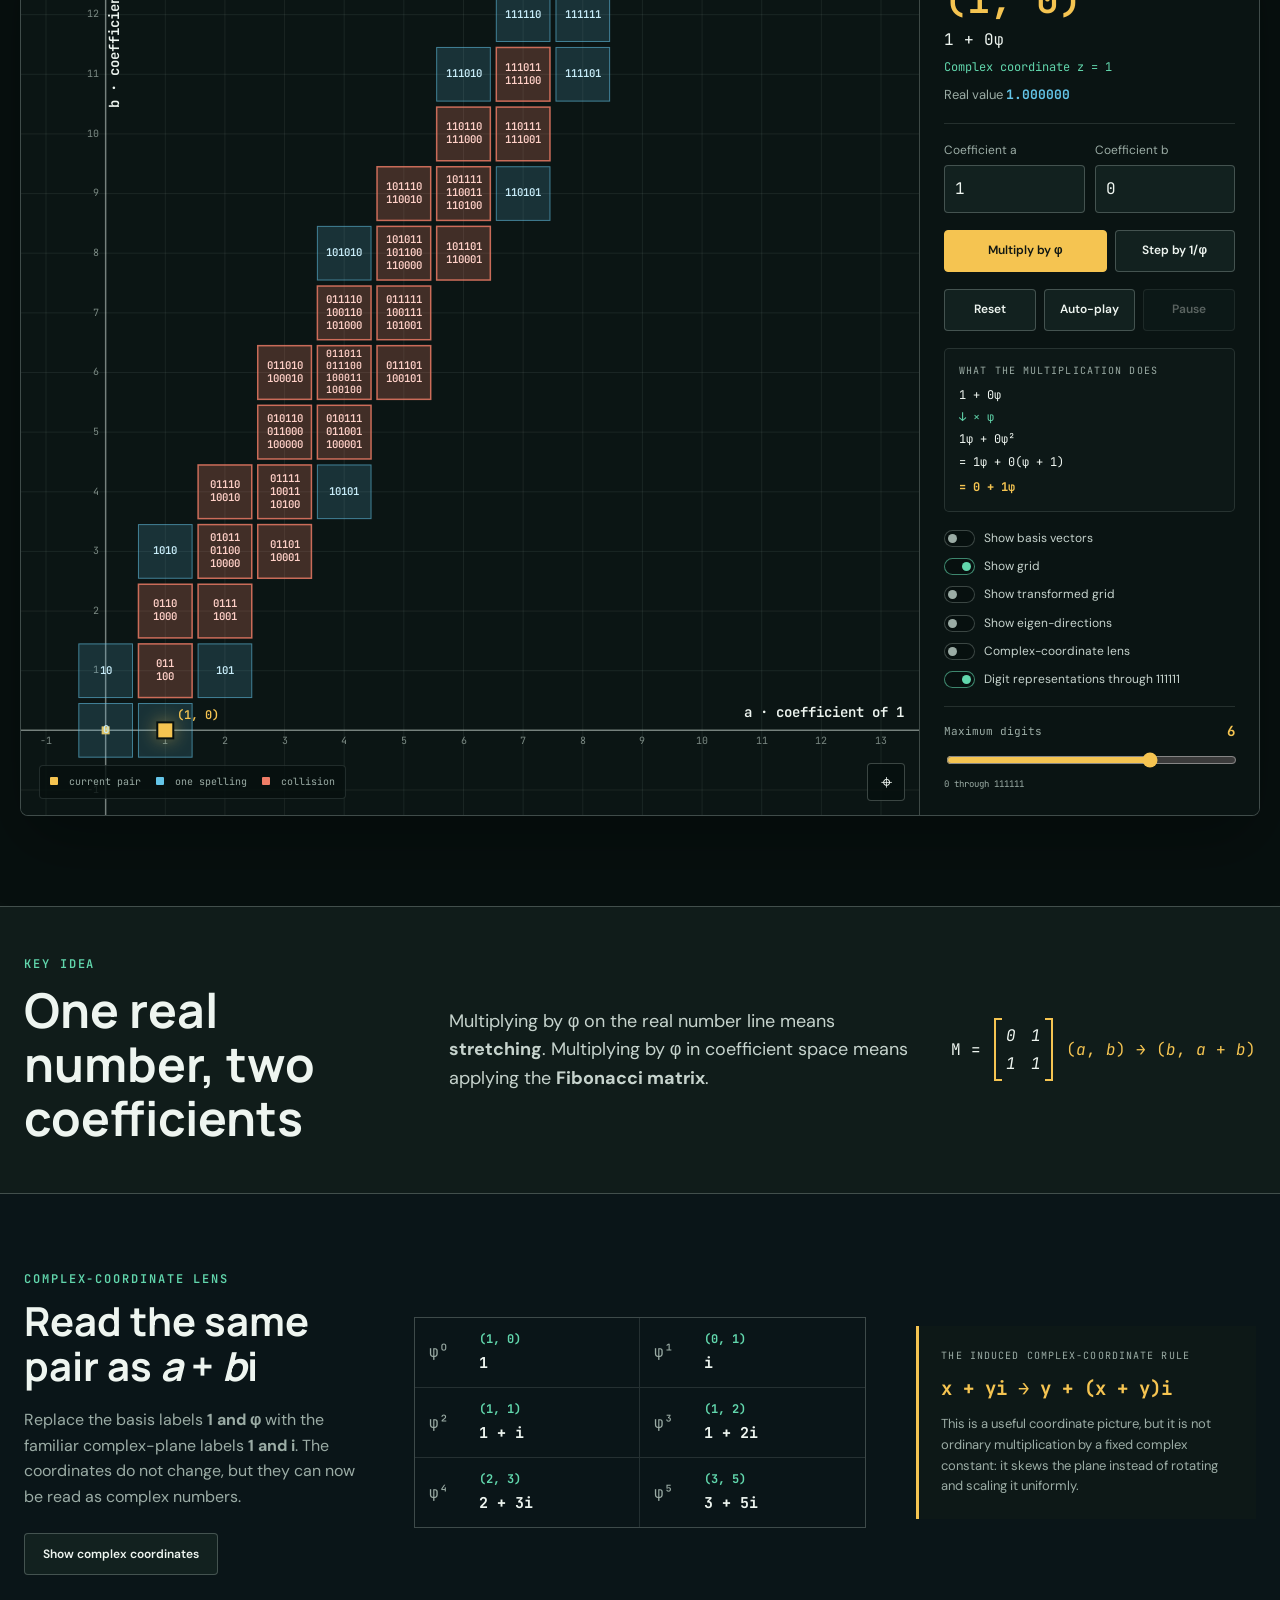
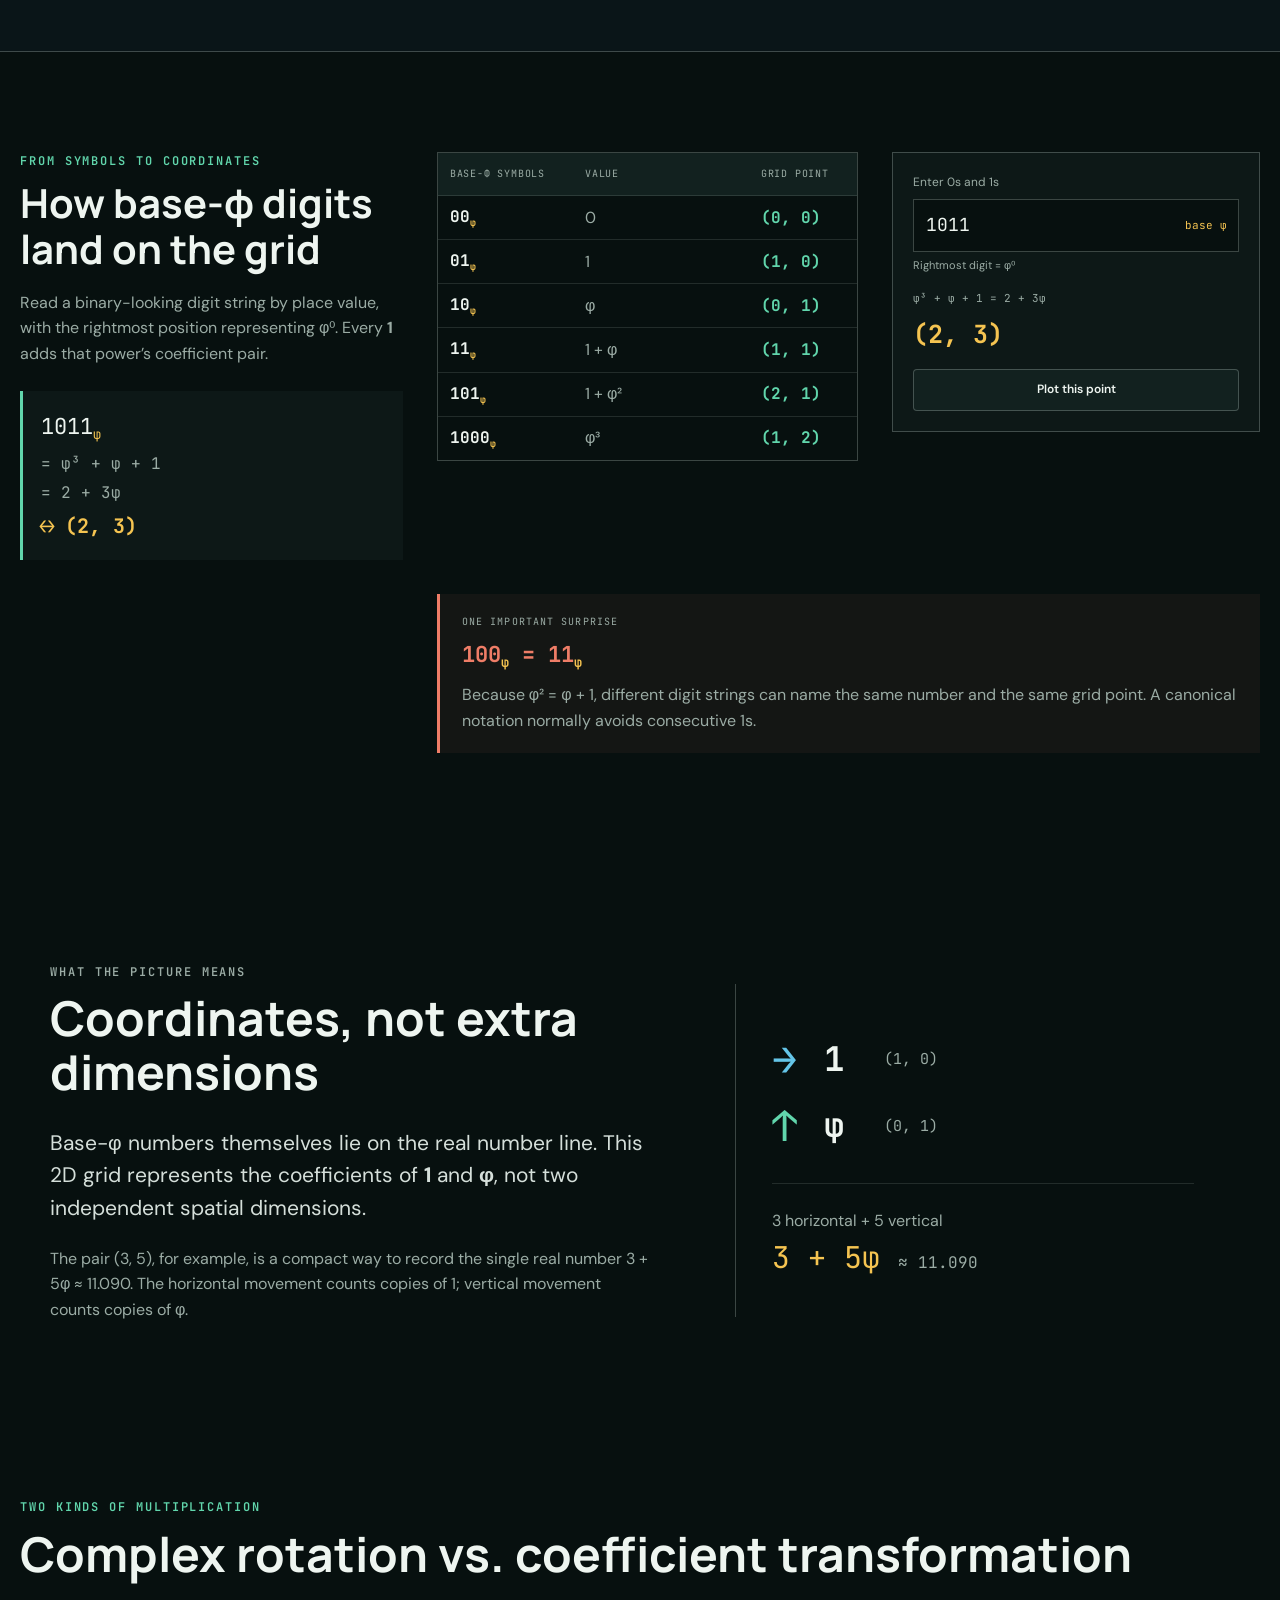
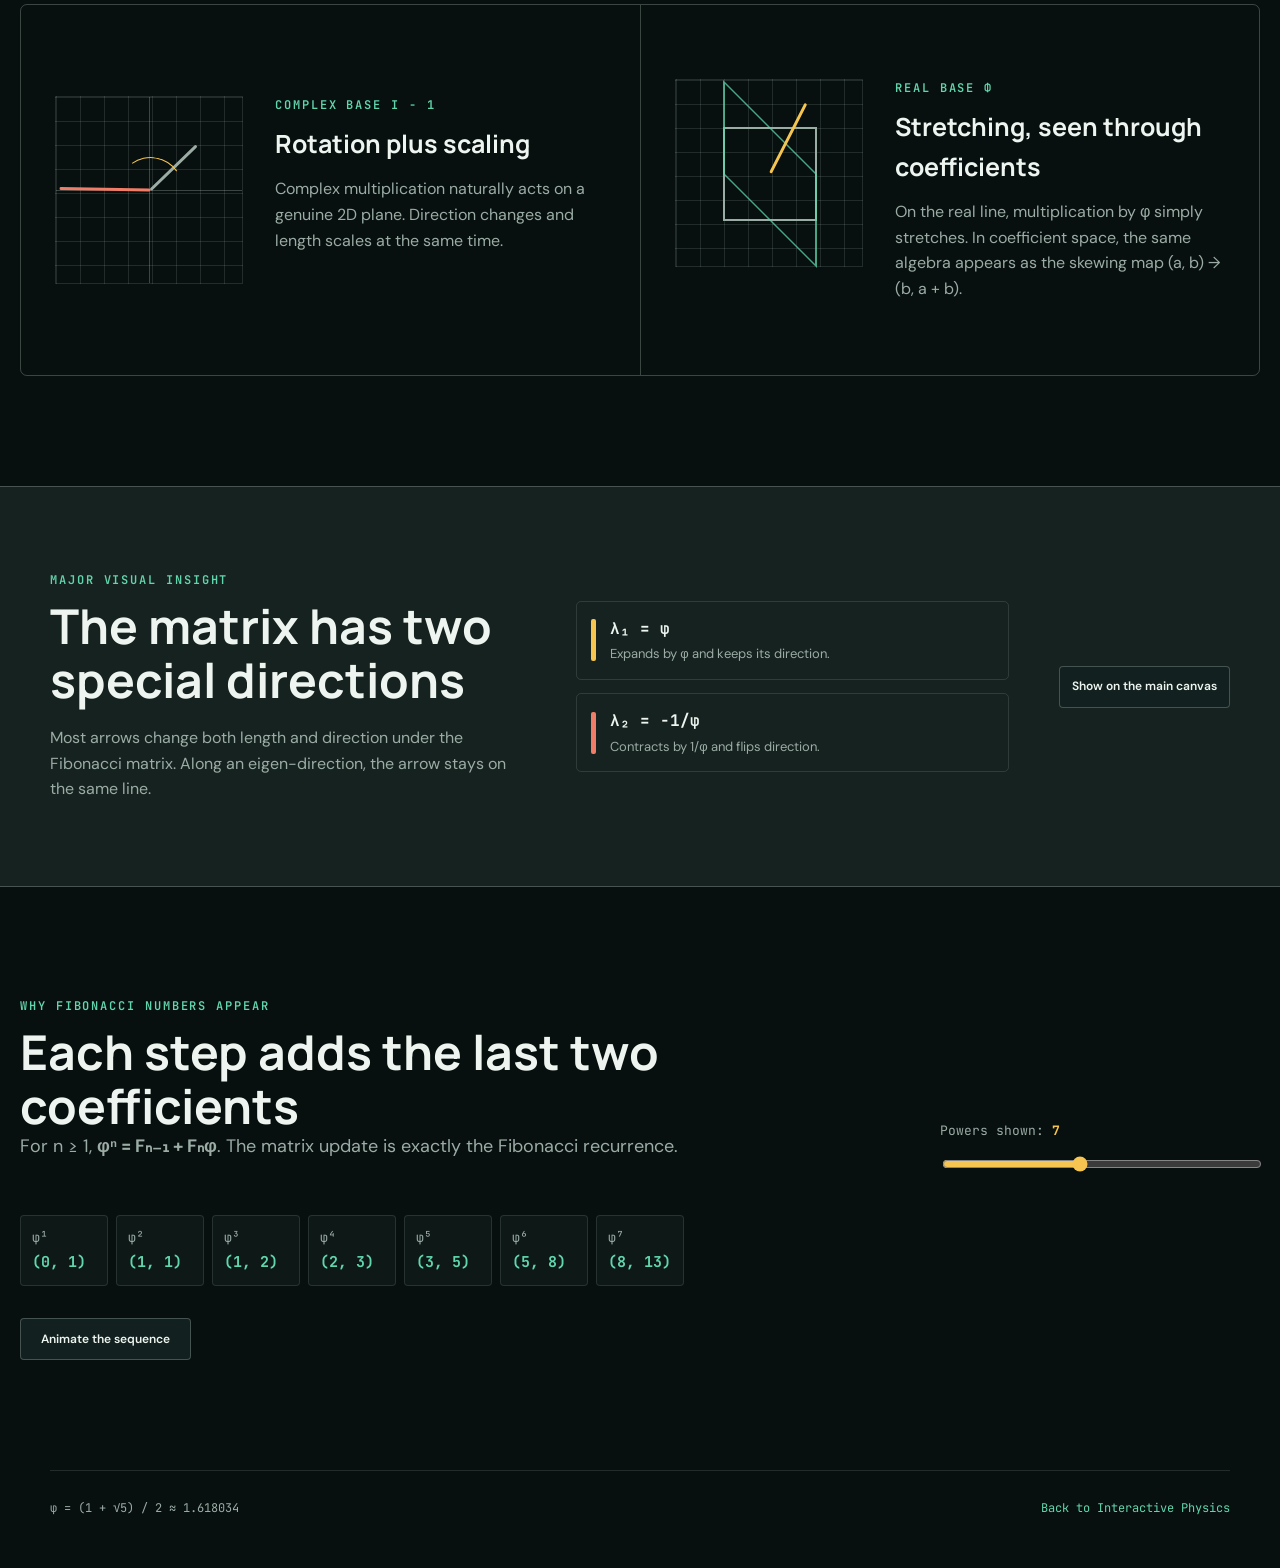
<file: golden/index.html>
<!DOCTYPE html>
<html lang="en">
<head>
  <meta charset="UTF-8">
  <meta name="viewport" content="width=device-width, initial-scale=1.0">
  <meta name="description" content="An interactive explanation of positional notation and collisions in base phi.">
  <title>Writing Numbers in Base Phi</title>
  <link rel="preconnect" href="https://fonts.googleapis.com">
  <link rel="preconnect" href="https://fonts.gstatic.com" crossorigin>
  <link href="https://fonts.googleapis.com/css2?family=DM+Sans:wght@400;500;600&family=JetBrains+Mono:wght@400;500;600&family=Manrope:wght@500;600;700&display=swap" rel="stylesheet">
  <link rel="stylesheet" href="styles.css">
</head>
<body>
  <header class="intro">
    <a class="home-link" href="/" aria-label="Back to Interactive Physics">Interactive Physics</a>
    <p class="eyebrow">An irrational numeral system</p>
    <h1>Writing numbers in base <span class="phi">φ</span></h1>
    <p class="lead"><strong>Base φ uses powers of the golden ratio as place values, but one algebraic identity makes different digit strings collide.</strong></p>
    <div class="intro-equations" aria-label="Core base phi equations">
      <span>(<i>d</i>₂<i>d</i>₁<i>d</i>₀)<sub>φ</sub> = <i>d</i>₂φ² + <i>d</i>₁φ + <i>d</i>₀</span>
      <span class="equation-arrow">φ² = φ + 1</span>
      <span><b>011<sub>φ</sub> = 100<sub>φ</sub></b></span>
    </div>
  </header>

  <main>
    <section class="collision-lab" aria-labelledby="collision-title">
      <div class="collision-heading">
        <div>
          <p class="eyebrow">The strange carry rule</p>
          <h2 id="collision-title">Two spellings, one number</h2>
        </div>
        <p>In an ordinary integer base, place values are independent. In base φ, the next place is exactly equal to the previous two added together.</p>
      </div>

      <div class="collision-workspace">
        <div class="place-value-board">
          <div class="place-headings" aria-hidden="true"><span>φ²</span><span>φ¹</span><span>φ⁰</span></div>
          <div class="digit-row" id="collisionDigits" aria-live="polite">
            <span class="digit-tile" data-place="2">0</span>
            <span class="digit-tile source" data-place="1">1</span>
            <span class="digit-tile source" data-place="0">1</span>
          </div>
          <div class="place-values" aria-hidden="true"><span>0 × φ²</span><span>1 × φ</span><span>1 × 1</span></div>
          <div class="carry-path" aria-hidden="true"><i></i><i></i><b>carry</b></div>
        </div>

        <div class="collision-equivalence">
          <div><strong id="collisionSymbols">011<sub>φ</sub></strong><span id="collisionExpansion">φ + 1</span></div>
          <span class="equals-symbol">=</span>
          <div><strong>100<sub>φ</sub></strong><span>φ²</span></div>
          <p>Both equal <b>φ² ≈ 2.618034</b>.</p>
        </div>

        <div class="collision-explanation">
          <span class="panel-label">What behaves like carrying?</span>
          <div class="carry-equation"><b>1φ + 1</b><span>→</span><b>1φ²</b></div>
          <p>Whenever a base-φ string contains <strong>011</strong>, that block can be replaced by <strong>100</strong> without changing its value.</p>
          <button class="button primary" id="carryButton" type="button">Carry 011 → 100</button>
          <button class="button grid-reveal-button" id="showCollisionOnGridButton" type="button">Show both on the 2D grid</button>
        </div>
      </div>

      <div class="normalizer">
        <div>
          <p class="eyebrow">Try a longer string</p>
          <h3>Normalize repeated collisions</h3>
          <p>Repeatedly replace every `011` block with `100` to remove adjacent 1s.</p>
        </div>
        <label>
          <span>Base-φ digits</span>
          <input id="normalizeInput" type="text" value="011011" inputmode="numeric" maxlength="20" pattern="[01]+">
        </label>
        <button class="button" id="normalizeButton" type="button">Normalize</button>
        <div class="normalize-result" aria-live="polite">
          <span id="normalizeSteps">011011 → 100011 → 100100</span>
          <strong id="normalizeResult">100100<sub>φ</sub></strong>
        </div>
      </div>
    </section>

    <section class="explorer" aria-labelledby="explorer-title">
      <div class="section-heading">
        <div>
          <p class="eyebrow">Interactive explorer</p>
          <h2 id="explorer-title">Watch multiplication become motion</h2>
        </div>
        <p>Drag to pan, scroll to zoom, or drag the gold point to choose new coefficients.</p>
      </div>

      <div class="workspace">
        <div class="canvas-shell">
          <canvas id="coefficientCanvas" aria-label="Cartesian coefficient grid with a horizontal a-axis and vertical b-axis"></canvas>
          <div class="canvas-key" aria-hidden="true">
            <span><i class="dot current"></i> current pair</span>
            <span><i class="dot powers"></i> one spelling</span>
            <span><i class="dot collision"></i> collision</span>
          </div>
          <div class="atlas-summary" id="atlasSummary"><strong>64</strong> strings · <strong>33</strong> points · <strong>21</strong> collisions</div>
          <button class="icon-button fit-button" id="fitViewButton" type="button" title="Fit visible points" aria-label="Fit visible points">⌖</button>
        </div>

        <aside class="control-panel" aria-label="Coefficient controls">
          <div class="current-readout">
            <span class="panel-label">Current coefficient pair</span>
            <div class="pair" id="pairReadout">(1, 0)</div>
            <div class="expression" id="expressionReadout">1 + 0φ</div>
            <div class="complex-readout" id="complexReadout">Complex coordinate z = 1</div>
            <div class="real-value">Real value <strong id="realValue">1.000000</strong></div>
          </div>

          <div class="coefficient-inputs">
            <label>
              <span>Coefficient a</span>
              <input id="aInput" type="number" value="1" step="1" inputmode="decimal">
            </label>
            <label>
              <span>Coefficient b</span>
              <input id="bInput" type="number" value="0" step="1" inputmode="decimal">
            </label>
          </div>

          <div class="primary-actions">
            <button class="button primary" id="multiplyButton" type="button">Multiply by φ</button>
            <button class="button" id="backButton" type="button">Step by 1/φ</button>
          </div>
          <div class="secondary-actions">
            <button class="button" id="resetButton" type="button">Reset</button>
            <button class="button" id="autoButton" type="button">Auto-play</button>
            <button class="button" id="pauseButton" type="button" disabled>Pause</button>
          </div>

          <div class="algebra-card" aria-live="polite">
            <span class="panel-label">What the multiplication does</span>
            <div class="algebra-lines">
              <span id="algebraStart">a + bφ</span>
              <span class="down">↓ × φ</span>
              <span id="algebraStepOne">aφ + bφ²</span>
              <span id="algebraStepTwo">= aφ + b(φ + 1)</span>
              <strong id="algebraResult">= b + (a + b)φ</strong>
            </div>
          </div>

          <div class="toggle-list">
            <label class="toggle"><input id="basisToggle" type="checkbox"><span></span>Show basis vectors</label>
            <label class="toggle"><input id="gridToggle" type="checkbox" checked><span></span>Show grid</label>
            <label class="toggle"><input id="transformGridToggle" type="checkbox"><span></span>Show transformed grid</label>
            <label class="toggle"><input id="eigenToggle" type="checkbox"><span></span>Show eigen-directions</label>
            <label class="toggle"><input id="complexToggle" type="checkbox"><span></span>Complex-coordinate lens</label>
            <label class="toggle"><input id="digitAtlasToggle" type="checkbox" checked><span></span><b id="atlasToggleLabel">Digit representations through 111111</b></label>
          </div>
          <label class="atlas-digit-control">
            <span>Maximum digits <strong id="atlasDigitCount">6</strong></span>
            <input id="atlasDigitSlider" type="range" min="1" max="8" value="6" step="1">
            <small id="atlasDigitLimit">0 through 111111</small>
          </label>
        </aside>
      </div>
    </section>

    <section class="key-idea" aria-labelledby="key-title">
      <div>
        <p class="eyebrow">Key idea</p>
        <h2 id="key-title">One real number, two coefficients</h2>
      </div>
      <p>Multiplying by φ on the real number line means <strong>stretching</strong>. Multiplying by φ in coefficient space means applying the <strong>Fibonacci matrix</strong>.</p>
      <div class="matrix-equation" aria-label="Matrix zero one, one one">
        <span>M =</span>
        <span class="matrix"><i>0</i><i>1</i><i>1</i><i>1</i></span>
        <span class="matrix-map">(<i>a</i>, <i>b</i>) → (<i>b</i>, <i>a</i> + <i>b</i>)</span>
      </div>
    </section>

    <section class="complex-lens-section" aria-labelledby="complex-lens-title">
      <div class="complex-lens-copy">
        <p class="eyebrow">Complex-coordinate lens</p>
        <h2 id="complex-lens-title">Read the same pair as <i>a</i> + <i>b</i>i</h2>
        <p>Replace the basis labels <strong>1 and φ</strong> with the familiar complex-plane labels <strong>1 and i</strong>. The coordinates do not change, but they can now be read as complex numbers.</p>
        <button class="button" id="complexViewButton" type="button">Show complex coordinates</button>
      </div>
      <div class="complex-map" aria-label="Golden ratio coefficient pairs interpreted as complex numbers">
        <div><span>φ⁰</span><strong>(1, 0)</strong><b>1</b></div>
        <div><span>φ¹</span><strong>(0, 1)</strong><b>i</b></div>
        <div><span>φ²</span><strong>(1, 1)</strong><b>1 + i</b></div>
        <div><span>φ³</span><strong>(1, 2)</strong><b>1 + 2i</b></div>
        <div><span>φ⁴</span><strong>(2, 3)</strong><b>2 + 3i</b></div>
        <div><span>φ⁵</span><strong>(3, 5)</strong><b>3 + 5i</b></div>
      </div>
      <div class="complex-rule">
        <span class="panel-label">The induced complex-coordinate rule</span>
        <strong>x + yi → y + (x + y)i</strong>
        <p>This is a useful coordinate picture, but it is not ordinary multiplication by a fixed complex constant: it skews the plane instead of rotating and scaling it uniformly.</p>
      </div>
    </section>

    <section class="digit-map-section" aria-labelledby="digit-map-title">
      <div class="digit-map-copy">
        <p class="eyebrow">From symbols to coordinates</p>
        <h2 id="digit-map-title">How base-φ digits land on the grid</h2>
        <p>Read a binary-looking digit string by place value, with the rightmost position representing φ⁰. Every <strong>1</strong> adds that power’s coefficient pair.</p>
        <div class="place-value-equation">
          <span>1011<sub>φ</sub></span>
          <b>= φ³ + φ + 1</b>
          <b>= 2 + 3φ</b>
          <strong>↔ (2, 3)</strong>
        </div>
      </div>

      <div class="digit-table" role="table" aria-label="Base phi digit strings mapped to coefficient coordinates">
        <div class="digit-table-head" role="row"><span>Base-φ symbols</span><span>Value</span><span>Grid point</span></div>
        <div role="row"><strong>00<sub>φ</sub></strong><span>0</span><b>(0, 0)</b></div>
        <div role="row"><strong>01<sub>φ</sub></strong><span>1</span><b>(1, 0)</b></div>
        <div role="row"><strong>10<sub>φ</sub></strong><span>φ</span><b>(0, 1)</b></div>
        <div role="row"><strong>11<sub>φ</sub></strong><span>1 + φ</span><b>(1, 1)</b></div>
        <div role="row"><strong>101<sub>φ</sub></strong><span>1 + φ²</span><b>(2, 1)</b></div>
        <div role="row"><strong>1000<sub>φ</sub></strong><span>φ³</span><b>(1, 2)</b></div>
      </div>

      <div class="digit-builder">
        <label for="phiDigitsInput">Enter 0s and 1s</label>
        <div class="digit-input-row">
          <input id="phiDigitsInput" type="text" value="1011" inputmode="numeric" maxlength="16" pattern="[01]+" aria-describedby="digitHint">
          <span>base φ</span>
        </div>
        <p id="digitHint">Rightmost digit = φ⁰</p>
        <div class="digit-result">
          <span id="digitExpression">φ³ + φ + 1 = 2 + 3φ</span>
          <strong id="digitPair">(2, 3)</strong>
        </div>
        <button class="button" id="plotDigitsButton" type="button">Plot this point</button>
      </div>

      <aside class="identity-note">
        <span class="panel-label">One important surprise</span>
        <strong>100<sub>φ</sub> = 11<sub>φ</sub></strong>
        <p>Because φ² = φ + 1, different digit strings can name the same number and the same grid point. A canonical notation normally avoids consecutive 1s.</p>
      </aside>
    </section>

    <section class="explanation-band" aria-labelledby="coordinates-title">
      <div class="copy-column">
        <p class="eyebrow">What the picture means</p>
        <h2 id="coordinates-title">Coordinates, not extra dimensions</h2>
        <p class="large-copy">Base-φ numbers themselves lie on the real number line. This 2D grid represents the coefficients of <strong>1</strong> and <strong>φ</strong>, not two independent spatial dimensions.</p>
        <p>The pair (3, 5), for example, is a compact way to record the single real number 3 + 5φ ≈ 11.090. The horizontal movement counts copies of 1; vertical movement counts copies of φ.</p>
      </div>
      <div class="basis-diagram" aria-label="Basis correspondence diagram">
        <div class="basis-row one"><span class="basis-arrow">→</span><strong>1</strong><small>(1, 0)</small></div>
        <div class="basis-row phi-row"><span class="basis-arrow">↑</span><strong>φ</strong><small>(0, 1)</small></div>
        <div class="equals-line">3 horizontal + 5 vertical</div>
        <div class="basis-result">3 + 5φ <span>≈ 11.090</span></div>
      </div>
    </section>

    <section class="comparison" aria-labelledby="comparison-title">
      <div class="section-heading">
        <div>
          <p class="eyebrow">Two kinds of multiplication</p>
          <h2 id="comparison-title">Complex rotation vs. coefficient transformation</h2>
        </div>
      </div>
      <div class="comparison-grid">
        <article class="comparison-item complex-item">
          <div class="mini-plane complex-plane" aria-hidden="true">
            <span class="plane-axis x"></span><span class="plane-axis y"></span>
            <span class="complex-vector before"></span><span class="complex-vector after"></span>
            <i class="arc"></i>
          </div>
          <p class="eyebrow">Complex base i − 1</p>
          <h3>Rotation plus scaling</h3>
          <p>Complex multiplication naturally acts on a genuine 2D plane. Direction changes and length scales at the same time.</p>
        </article>
        <article class="comparison-item phi-item">
          <div class="mini-plane matrix-plane" aria-hidden="true">
            <span class="square before-square"></span><span class="square after-square"></span>
            <span class="matrix-vector"></span>
          </div>
          <p class="eyebrow">Real base φ</p>
          <h3>Stretching, seen through coefficients</h3>
          <p>On the real line, multiplication by φ simply stretches. In coefficient space, the same algebra appears as the skewing map (a, b) → (b, a + b).</p>
        </article>
      </div>
    </section>

    <section class="eigen-section" aria-labelledby="eigen-title">
      <div class="eigen-copy">
        <p class="eyebrow">Major visual insight</p>
        <h2 id="eigen-title">The matrix has two special directions</h2>
        <p>Most arrows change both length and direction under the Fibonacci matrix. Along an eigen-direction, the arrow stays on the same line.</p>
      </div>
      <div class="eigen-values">
        <article>
          <span class="eigen-swatch expand"></span>
          <div><strong>λ₁ = φ</strong><p>Expands by φ and keeps its direction.</p></div>
        </article>
        <article>
          <span class="eigen-swatch contract"></span>
          <div><strong>λ₂ = −1/φ</strong><p>Contracts by 1/φ and flips direction.</p></div>
        </article>
      </div>
      <button class="button eigen-jump" id="showEigenButton" type="button">Show on the main canvas</button>
    </section>

    <section class="fibonacci-section" aria-labelledby="fibonacci-title">
      <div class="fib-header">
        <div>
          <p class="eyebrow">Why Fibonacci numbers appear</p>
          <h2 id="fibonacci-title">Each step adds the last two coefficients</h2>
          <p>For n ≥ 1, <strong>φⁿ = Fₙ₋₁ + Fₙφ</strong>. The matrix update is exactly the Fibonacci recurrence.</p>
        </div>
        <label class="power-slider">
          <span>Powers shown: <strong id="powerCount">7</strong></span>
          <input id="powerSlider" type="range" min="1" max="15" value="7">
        </label>
      </div>
      <div class="sequence-strip" id="sequenceStrip" aria-live="polite"></div>
      <button class="button sequence-button" id="animatePowersButton" type="button">Animate the sequence</button>
    </section>
  </main>

  <footer>
    <p>φ = (1 + √5) / 2 ≈ 1.618034</p>
    <a href="/">Back to Interactive Physics</a>
  </footer>

  <script src="script.js"></script>
</body>
</html>
</file>
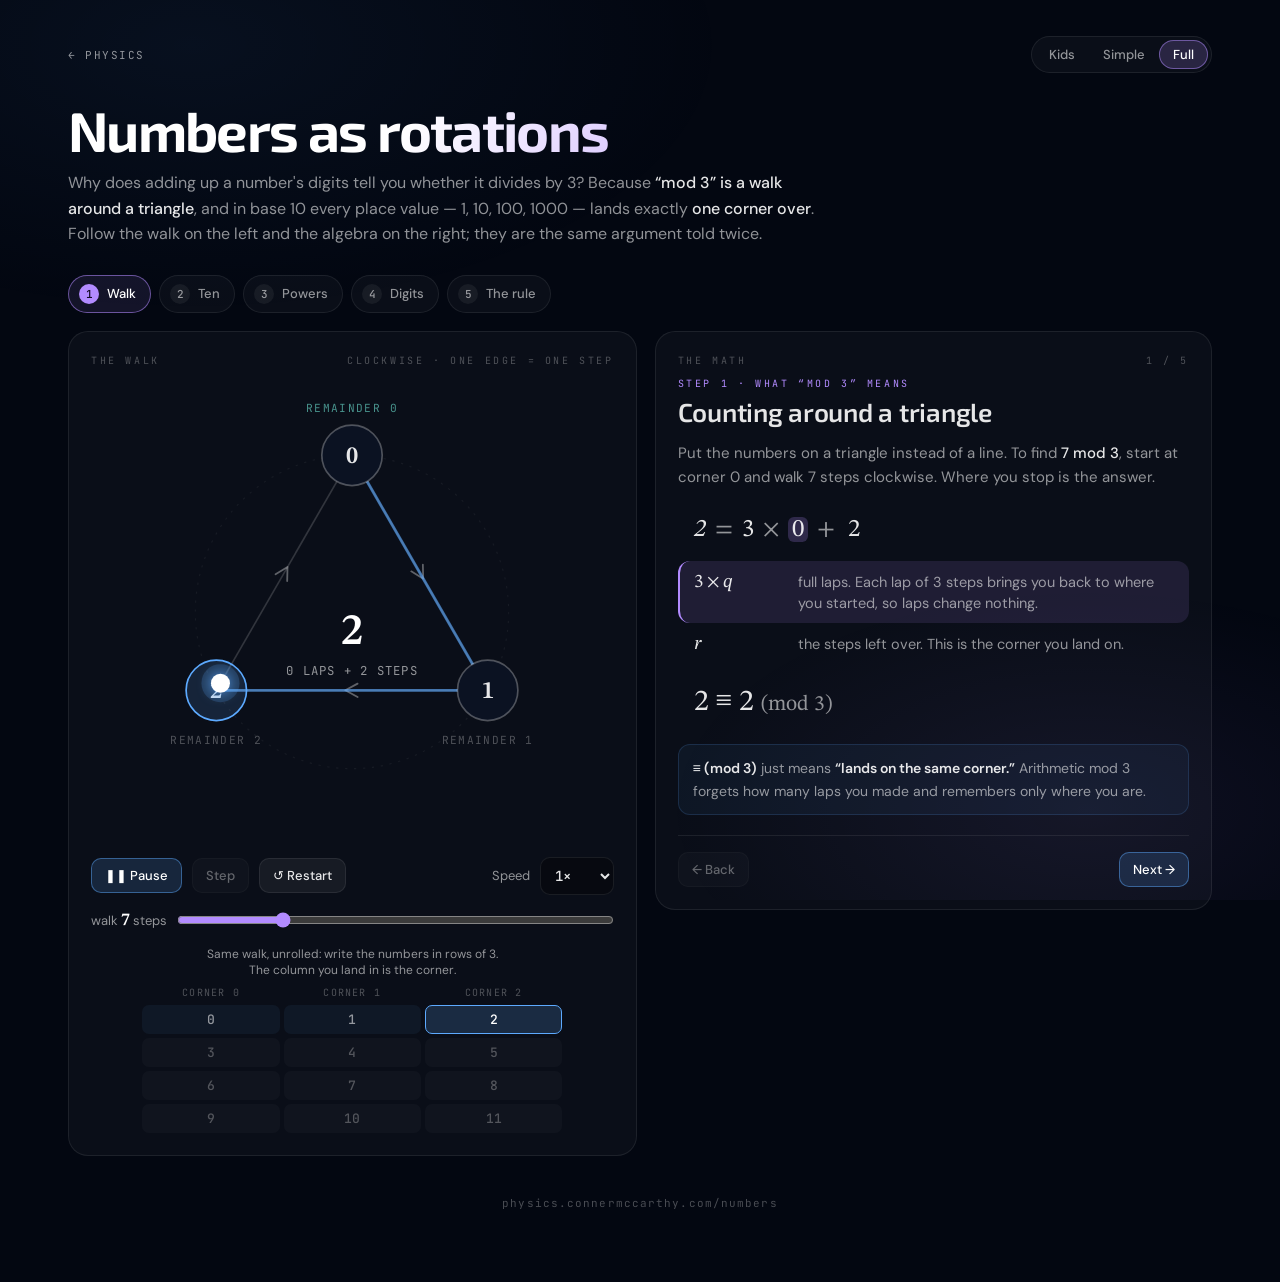
<file: numbers/index.html>
<!DOCTYPE html>
<html lang="en">
<head>
<meta charset="UTF-8">
<meta name="viewport" content="width=device-width, initial-scale=1.0">
<title>Numbers as Rotations</title>
<meta name="description" content="Why adding up the digits tells you the remainder mod 3: modular arithmetic as walking around a triangle, with the math side by side.">
<link rel="preconnect" href="https://fonts.googleapis.com">
<link rel="preconnect" href="https://fonts.gstatic.com" crossorigin>
<link href="https://fonts.googleapis.com/css2?family=Exo+2:wght@300;400;600;700&family=DM+Sans:wght@300;400;500;600&family=JetBrains+Mono:wght@400;500&family=STIX+Two+Text:ital,wght@0,400;0,600;1,400&display=swap" rel="stylesheet">
<style>
:root {
  --bg: #030711;
  --surface: rgba(255,255,255,0.03);
  --surface-2: rgba(255,255,255,0.055);
  --border: rgba(255,255,255,0.08);
  --purple: #b28bff;
  --blue: #5daaff;
  --teal: #72ebda;
  --gold: #ffd77e;
  --text: rgba(255,255,255,0.9);
  --text-muted: rgba(255,255,255,0.56);
  --text-faint: rgba(255,255,255,0.28);
  --math: 'STIX Two Text', 'Times New Roman', serif;
  --mono: 'JetBrains Mono', ui-monospace, monospace;
}
*, *::before, *::after { box-sizing: border-box; margin: 0; padding: 0; }
[hidden] { display: none !important; }
html, body { min-height: 100%; background: var(--bg); color: var(--text); font-family: 'DM Sans', sans-serif; }
body::before {
  content: ''; position: fixed; inset: 0; pointer-events: none; z-index: 0;
  background:
    radial-gradient(ellipse 70% 50% at 15% 5%, rgba(93,170,255,0.06) 0%, transparent 60%),
    radial-gradient(ellipse 60% 45% at 85% 90%, rgba(178,139,255,0.07) 0%, transparent 55%);
}
.page { position: relative; z-index: 1; max-width: 1200px; margin: 0 auto; padding: 36px 28px 72px; }

/* ── Header ── */
.top { display: flex; align-items: center; justify-content: space-between; gap: 16px; margin-bottom: 28px; }
.back { font-family: var(--mono); font-size: 11px; letter-spacing: 0.14em; text-transform: uppercase; color: var(--text-muted); text-decoration: none; }
.back:hover { color: var(--blue); }
.mode { display: inline-flex; padding: 3px; border-radius: 999px; background: var(--surface); border: 1px solid var(--border); }
.mode a { font: 500 13px 'DM Sans', sans-serif; text-decoration: none; color: var(--text-muted); padding: 6px 14px; border-radius: 999px; transition: color .15s, background .15s; }
.mode a.on { background: rgba(178,139,255,0.18); color: #fff; box-shadow: inset 0 0 0 1px rgba(178,139,255,0.5); }
.mode a:not(.on):hover { color: var(--text); }
h1 { font-family: 'Exo 2', sans-serif; font-weight: 700; font-size: clamp(32px, 5vw, 56px); letter-spacing: -0.03em; line-height: 1.02;
  background: linear-gradient(120deg, #fff 30%, var(--purple) 75%, var(--blue)); -webkit-background-clip: text; background-clip: text; color: transparent; }
.intro { margin-top: 12px; max-width: 760px; color: var(--text-muted); font-size: 16px; line-height: 1.6; }
.intro b { color: var(--text); font-weight: 500; }

/* ── Tabs ── */
.tabs { display: flex; gap: 8px; margin: 28px 0 18px; flex-wrap: wrap; }
.tab { font: 500 13px 'DM Sans', sans-serif; color: var(--text-muted); background: var(--surface); border: 1px solid var(--border);
  border-radius: 999px; padding: 8px 14px 8px 10px; cursor: pointer; display: inline-flex; align-items: center; gap: 8px; transition: all .2s; }
.tab .n { font-family: var(--mono); font-size: 11px; width: 20px; height: 20px; border-radius: 50%; display: grid; place-items: center;
  background: rgba(255,255,255,0.06); color: var(--text-muted); }
.tab:hover { color: var(--text); border-color: rgba(255,255,255,0.18); }
.tab.on { color: #fff; border-color: rgba(178,139,255,0.55); background: rgba(178,139,255,0.10); }
.tab.on .n { background: var(--purple); color: #120a24; }

/* ── Stage ── */
.stage { display: grid; grid-template-columns: minmax(0, 1.02fr) minmax(0, 1fr); gap: 18px; align-items: start; }
.panel { background: var(--surface); border: 1px solid var(--border); border-radius: 20px; padding: 22px; min-width: 0; }
.panel-label { font-family: var(--mono); font-size: 10px; letter-spacing: 0.26em; text-transform: uppercase; color: var(--text-faint); margin-bottom: 10px; display: flex; justify-content: space-between; }

/* Visual */
#viz { width: 100%; max-width: 470px; display: block; margin: 0 auto; overflow: visible; }
.guide { fill: none; stroke: rgba(255,255,255,0.05); stroke-width: 1; stroke-dasharray: 2 6; }
.edge { stroke: rgba(255,255,255,0.16); stroke-width: 1.5; }
.chev { fill: none; stroke: rgba(255,255,255,0.35); stroke-width: 1.6; stroke-linecap: round; stroke-linejoin: round; }
.vtx circle { fill: #0b1222; stroke: rgba(255,255,255,0.28); stroke-width: 1.5; transition: stroke .25s, fill .25s; }
.vtx .vl { font: 600 22px var(--math); fill: var(--text); text-anchor: middle; dominant-baseline: central; }
.vtx .vcap { font: 400 10px var(--mono); letter-spacing: .12em; fill: var(--text-faint); text-anchor: middle; dominant-baseline: central; text-transform: uppercase; }
.vtx.here circle { stroke: var(--blue); fill: rgba(93,170,255,0.14); }
.vtx.zero .vcap { fill: rgba(114,235,218,0.6); }
.vtx .pulse { fill: none; stroke: var(--blue); stroke-width: 2; opacity: 0; transform-box: fill-box; transform-origin: center; }
.vtx .pulse.go { animation: pulse .6s ease-out; }
@keyframes pulse { from { opacity: .9; transform: scale(1); } to { opacity: 0; transform: scale(1.9); } }
.trail { fill: none; stroke-width: 2.6; stroke-linecap: round; opacity: .62; }
.jlabel { font: 500 12px var(--mono); text-anchor: middle; dominant-baseline: central; opacity: .95; transition: opacity .8s; }
.jlabel.fade { opacity: 0; }
.cmain { font: 600 40px var(--math); fill: #fff; text-anchor: middle; dominant-baseline: central; }
.csub { font: 400 11px var(--mono); letter-spacing: .1em; fill: var(--text-muted); text-anchor: middle; dominant-baseline: central; text-transform: uppercase; }
#tok .halo { fill: rgba(93,170,255,0.18); }
#tok .core { fill: #fff; filter: drop-shadow(0 0 6px rgba(93,170,255,0.9)); }
#tok.spin .halo { fill: rgba(178,139,255,0.3); }
.pill rect { fill: #0b1222; stroke-width: 1.4; }
.pill text { font: 500 13px var(--mono); text-anchor: middle; dominant-baseline: central; }

/* Ribbon: the number line wrapped into rows of 3 */
.ribbon { margin: 14px auto 0; max-width: 420px; }
.ribbon-cap { font-size: 12px; color: var(--text-muted); text-align: center; margin-bottom: 8px; }
.rgrid { display: grid; grid-template-columns: repeat(3, 1fr); gap: 4px; }
.rhead { font: 400 10px var(--mono); letter-spacing: .12em; text-transform: uppercase; color: var(--text-faint); text-align: center; padding-bottom: 2px; }
.rcell { font: 500 13px var(--mono); text-align: center; padding: 5px 0; border-radius: 7px; background: rgba(255,255,255,0.025); color: var(--text-faint); border: 1px solid transparent; transition: all .2s; }
.rcell.seen { color: var(--text-muted); background: rgba(93,170,255,0.06); }
.rcell.cur { color: #fff; border-color: var(--blue); background: rgba(93,170,255,0.18); }
.rcell.mark9 { box-shadow: inset 0 0 0 1px rgba(178,139,255,0.6); }
.rcell.mark10 { box-shadow: inset 0 0 0 1px rgba(93,170,255,0.7); }

/* Digit chips */
.chips { display: flex; justify-content: center; gap: 8px; margin-top: 14px; flex-wrap: wrap; }
.chip { min-width: 52px; padding: 8px 8px 6px; border-radius: 12px; border: 1px solid var(--border); background: rgba(255,255,255,0.025); text-align: center; transition: all .2s; }
.chip .d { font: 600 26px var(--math); line-height: 1; }
.chip .p { font: 400 10px var(--mono); color: var(--text-faint); margin-top: 4px; }
.chip.on { background: rgba(255,255,255,0.07); transform: translateY(-2px); }

/* Controls */
.ctl { margin-top: 14px; display: flex; flex-direction: column; gap: 12px; }
.ctl:empty { display: none; }
.transport { margin-top: 10px; }
.ctl-row { display: flex; align-items: center; gap: 10px; flex-wrap: wrap; }
.btn { font: 500 13px 'DM Sans', sans-serif; color: var(--text); background: var(--surface-2); border: 1px solid var(--border); border-radius: 10px; padding: 8px 13px; cursor: pointer; transition: all .15s; }
.btn:hover { border-color: rgba(255,255,255,0.22); }
.btn.primary { background: rgba(93,170,255,0.16); border-color: rgba(93,170,255,0.45); color: #fff; }
.btn.sel { background: rgba(178,139,255,0.16); border-color: rgba(178,139,255,0.55); color: #fff; }
.btn:disabled { opacity: .4; cursor: default; }
select, input[type=text] { font: 500 14px var(--mono); color: var(--text); background: rgba(0,0,0,0.3); border: 1px solid var(--border); border-radius: 10px; padding: 8px 10px; }
input[type=text] { width: 150px; letter-spacing: .06em; }
input[type=range] { flex: 1; min-width: 140px; accent-color: var(--purple); }
.ctl-label { font-size: 13px; color: var(--text-muted); }
.ctl-label b { font-family: var(--math); font-size: 18px; color: #fff; font-weight: 600; }
.spacer { flex: 1; }

/* Math panel */
.kicker { font-family: var(--mono); font-size: 10px; letter-spacing: .26em; text-transform: uppercase; color: var(--purple); }
.mtitle { font-family: 'Exo 2', sans-serif; font-weight: 600; font-size: 26px; letter-spacing: -0.01em; margin: 6px 0 14px; }
.lead { color: var(--text-muted); line-height: 1.6; font-size: 15px; margin-bottom: 16px; }
.lead em { color: var(--text); font-style: normal; font-weight: 500; }
.eq { font-family: var(--math); font-size: 25px; line-height: 1.35; padding: 8px 14px; border-radius: 12px; margin: 6px 0; border-left: 2px solid transparent; transition: background .25s, border-color .25s; overflow-x: auto; white-space: nowrap; }
.eq.big { font-size: 30px; }
.eq .v { font-style: italic; }
.eq .op { color: var(--text-muted); padding: 0 .12em; }
.eq .md { font-size: .72em; color: var(--text-muted); }
.row { display: flex; gap: 12px; align-items: baseline; padding: 8px 14px; border-radius: 12px; border-left: 2px solid transparent; transition: background .25s, border-color .25s; color: var(--text-muted); font-size: 14.5px; line-height: 1.5; }
.row .tag { font-family: var(--math); font-size: 19px; color: var(--text); white-space: nowrap; min-width: 92px; }
[data-hl] { transition: background .25s, border-color .25s, color .25s; }
span[data-hl] { border-radius: 6px; padding: 0 .16em; }
.eq.hl, .row.hl, .pat.hl { background: rgba(178,139,255,0.12); border-left-color: var(--purple); }
span[data-hl].hl { background: rgba(178,139,255,0.22); }
.note { margin-top: 14px; padding: 12px 14px; border-radius: 12px; background: rgba(93,170,255,0.06); border: 1px solid rgba(93,170,255,0.16); color: var(--text-muted); font-size: 14px; line-height: 1.6; }
.note b, .note strong { color: var(--text); font-weight: 600; }
.tally { font-family: var(--mono); font-size: 12px; color: var(--text-muted); padding: 4px 14px; letter-spacing: .04em; }
.tally b { color: #fff; font-weight: 500; }
.patterns { margin-top: 14px; display: grid; gap: 4px; }
.pat { font-family: var(--math); font-size: 19px; padding: 4px 14px; border-radius: 10px; border-left: 2px solid transparent; color: var(--text-muted); }
.pat .nines { color: var(--purple); }
.rule { padding: 16px; border-radius: 14px; border: 1px solid rgba(114,235,218,0.3); background: rgba(114,235,218,0.06); font-size: 15.5px; line-height: 1.6; margin-bottom: 14px; }
.rule b { color: var(--teal); }
.chain { display: flex; flex-wrap: wrap; align-items: center; gap: 6px; font-family: var(--math); font-size: 23px; padding: 8px 14px; }
.chain .arrow { color: var(--text-faint); font-size: 18px; }
.chain .sum { font-size: 15px; color: var(--text-muted); }
.verdict { font-size: 15px; padding: 10px 14px; border-radius: 12px; margin-top: 8px; }
.verdict.yes { background: rgba(114,235,218,0.1); color: var(--teal); }
.verdict.no { background: rgba(255,255,255,0.04); color: var(--text-muted); }
.teasers { display: grid; grid-template-columns: 1fr 1fr; gap: 10px; margin-top: 16px; }
.teaser { border: 1px solid var(--border); border-radius: 14px; padding: 12px 14px; font-size: 13.5px; line-height: 1.55; color: var(--text-muted); }
.teaser h4 { font: 600 14px 'Exo 2', sans-serif; color: var(--text); margin-bottom: 4px; display: flex; justify-content: space-between; gap: 8px; }
.soon { font: 500 9px var(--mono); letter-spacing: .14em; text-transform: uppercase; color: var(--gold); border: 1px solid rgba(255,215,126,0.35); border-radius: 999px; padding: 2px 7px; align-self: center; white-space: nowrap; }
.nav { display: flex; justify-content: space-between; margin-top: 20px; padding-top: 16px; border-top: 1px solid var(--border); }
.foot { margin-top: 40px; text-align: center; font-family: var(--mono); font-size: 11px; color: var(--text-faint); letter-spacing: .1em; }

@media (max-width: 900px) {
  /* Keep the picture on screen while the math scrolls underneath it. */
  .stage { display: flex; flex-direction: column; gap: 14px; }
  .panel.visual { display: contents; }
  .viz-sticky { order: 1; position: sticky; top: 0; z-index: 5; background: rgba(3,7,17,0.94); backdrop-filter: blur(8px);
    -webkit-backdrop-filter: blur(8px); padding: 6px 16px 10px; margin: 0 -16px; width: calc(100% + 32px); border-bottom: 1px solid var(--border); }
  .viz-sticky .panel-label { display: none; }
  #viz { max-height: 36vh; }
  .transport { margin-top: 4px; gap: 8px; }
  .transport .btn { padding: 7px 11px; }
  .transport .ctl-label { display: none; }
  #chips { order: 2; margin-top: 0; }
  #sceneCtl { order: 3; margin-top: 0; }
  .panel.mathp { order: 4; }
  #ribbon { order: 5; margin-top: 0; }
  .page { padding: 24px 16px 56px; }
  .eq { font-size: 22px; } .eq.big { font-size: 26px; }
  .teasers { grid-template-columns: 1fr; }
  .top { margin-bottom: 18px; }
}
@media (max-width: 480px) {
  .tab .t { display: none; }
  .tab { padding: 6px; }
  .panel { padding: 16px; }
  .row .tag { min-width: 76px; font-size: 17px; }
}
</style>
</head>
<body>
<div class="page">
  <div class="top">
    <a class="back" href="/">← Physics</a>
    <nav class="mode" aria-label="Version"><a href="/numbers/kids/">Kids</a><a href="/numbers/simple/">Simple</a><a href="/numbers/" class="on" aria-current="page">Full</a></nav>
  </div>
  <h1>Numbers as rotations</h1>
  <p class="intro">Why does adding up a number's digits tell you whether it divides by 3? Because <b>“mod 3” is a walk around a triangle</b>, and in base 10 every place value — 1, 10, 100, 1000 — lands exactly <b>one corner over</b>. Follow the walk on the left and the algebra on the right; they are the same argument told twice.</p>

  <div class="tabs" id="tabs"></div>

  <div class="stage">
    <section class="panel visual" aria-label="Visual">
      <div class="viz-sticky">
        <div class="panel-label"><span>The walk</span><span>clockwise · one edge = one step</span></div>
        <svg id="viz" viewBox="-10 4 420 420" role="img" aria-label="A triangle with corners 0, 1 and 2; a token walks around it clockwise"></svg>
        <div class="ctl-row transport">
          <button class="btn primary" id="playBtn">▶ Play</button>
          <button class="btn" id="stepBtn" title="One move at a time">Step</button>
          <button class="btn" id="resetBtn">↺ Restart</button>
          <span class="spacer"></span>
          <label class="ctl-label" for="speed">Speed</label>
          <select id="speed"><option value="0.5">0.5×</option><option value="1" selected>1×</option><option value="2">2×</option><option value="4">4×</option></select>
        </div>
      </div>
      <div class="chips" id="chips" hidden></div>
      <div class="ctl" id="sceneCtl"></div>
      <div class="ribbon" id="ribbon" hidden></div>
    </section>

    <section class="panel mathp" aria-label="Math">
      <div class="panel-label"><span>The math</span><span id="stepOf"></span></div>
      <div class="kicker" id="kicker"></div>
      <h2 class="mtitle" id="mtitle"></h2>
      <div id="math"></div>
      <div class="nav">
        <button class="btn" id="prevBtn">← Back</button>
        <button class="btn primary" id="nextBtn">Next →</button>
      </div>
    </section>
  </div>

  <div class="foot">physics.connermccarthy.com/numbers</div>
</div>

<script>
(() => {
'use strict';
const $ = s => document.querySelector(s);
const NS = 'http://www.w3.org/2000/svg';
const C = { x: 200, y: 214 }, R = 140;
const V = [0, 1, 2].map(k => { const a = (-90 + 120 * k) * Math.PI / 180; return { x: C.x + R * Math.cos(a), y: C.y + R * Math.sin(a) }; });
const BLUE = '#5daaff', PURPLE = '#b28bff', TEAL = '#72ebda';
// Colour per place value: ones, tens, hundreds, thousands, …
const PLACE = ['#5daaff', '#b28bff', '#72ebda', '#ffd77e', '#ff8fb8', '#ffae6b', '#9dffa6', '#c9b8ff', '#ff8080'];
const PLACE_NAME = ['ones', 'tens', 'hundreds', 'thousands', 'ten-thousands', 'hundred-thousands', 'millions', 'ten-millions', 'hundred-millions'];
const fmt = n => Number(n).toLocaleString('en-US');
const pow10 = k => 10 ** k;
const reduced = matchMedia('(prefers-reduced-motion: reduce)').matches;

function el(tag, attrs, parent) {
  const e = document.createElementNS(NS, tag);
  for (const k in attrs || {}) e.setAttribute(k, attrs[k]);
  if (parent) parent.appendChild(e);
  return e;
}

/* ───────── Static drawing ───────── */
const svg = $('#viz');
el('circle', { cx: C.x, cy: C.y, r: R, class: 'guide' }, svg);
for (let k = 0; k < 3; k++) {
  const a = V[k], b = V[(k + 1) % 3];
  el('line', { x1: a.x, y1: a.y, x2: b.x, y2: b.y, class: 'edge' }, svg);
  const mx = (a.x + b.x) / 2, my = (a.y + b.y) / 2, L = Math.hypot(b.x - a.x, b.y - a.y);
  const dx = (b.x - a.x) / L, dy = (b.y - a.y) / L, nx = -dy, ny = dx;
  el('path', { class: 'chev', d: `M${mx - dx * 5 + nx * 6},${my - dy * 5 + ny * 6} L${mx + dx * 6},${my + dy * 6} L${mx - dx * 5 - nx * 6},${my - dy * 5 - ny * 6}` }, svg);
}
const gTrail = el('g', {}, svg);
const gFx = el('g', {}, svg);
const vtx = V.map((p, k) => {
  const g = el('g', { class: 'vtx' + (k === 0 ? ' zero' : '') }, svg);
  const pulse = el('circle', { cx: p.x, cy: p.y, r: 27, class: 'pulse' }, g);
  el('circle', { cx: p.x, cy: p.y, r: 27 }, g);
  el('text', { x: p.x, y: p.y + 1, class: 'vl' }, g).textContent = k;
  el('text', { x: p.x, y: p.y + (k === 0 ? -42 : 44), class: 'vcap' }, g).textContent = k === 0 ? 'remainder 0' : 'remainder ' + k;
  return { g, pulse };
});
const cMain = el('text', { x: C.x, y: C.y + 18, class: 'cmain' }, svg);
const cSub = el('text', { x: C.x, y: C.y + 52, class: 'csub' }, svg);
const tok = el('g', { id: 'tok' }, svg);
el('circle', { r: 17, class: 'halo' }, tok);
el('circle', { r: 8.5, class: 'core' }, tok);

/* ───────── Geometry ───────── */
const ease = t => t < .5 ? 2 * t * t : 1 - (-2 * t + 2) ** 2 / 2;
const lerp = (a, b, t) => ({ x: a.x + (b.x - a.x) * t, y: a.y + (b.y - a.y) * t });
function arcCtrl(a, b, k) {
  const mx = (V[a].x + V[b].x) / 2, my = (V[a].y + V[b].y) / 2;
  const dx = mx - C.x, dy = my - C.y, L = Math.hypot(dx, dy);
  const off = 118 + 30 * Math.min(k, 4);
  return { x: mx + dx / L * off, y: my + dy / L * off, nx: dx / L, ny: dy / L };
}
function arcPt(a, b, k, t) {
  const c = arcCtrl(a, b, k), p = V[a], q = V[b], u = 1 - t;
  return { x: u * u * p.x + 2 * u * t * c.x + t * t * q.x, y: u * u * p.y + 2 * u * t * c.y + t * t * q.y };
}

/* ───────── Board state ───────── */
const state = { pos: 0, speed: reduced ? 4 : 1 };
$('#speed').value = String(state.speed);
function setTok(p) { tok.setAttribute('transform', `translate(${p.x},${p.y})`); }
function markHere() { vtx.forEach((v, k) => v.g.classList.toggle('here', k === state.pos)); }
function pulse(k) { const p = vtx[k].pulse; p.classList.remove('go'); void p.getBBox(); p.classList.add('go'); }
function resetBoard() {
  gTrail.replaceChildren(); gFx.replaceChildren();
  state.pos = 0; setTok(V[0]); markHere(); tok.classList.remove('spin');
  center('', '');
}
function center(main, sub) { cMain.textContent = main; cSub.textContent = sub; }
function addTrail(type, a, b, color, k) {
  const p = V[a], q = V[b];
  const d = type === 'arc' ? (() => { const c = arcCtrl(a, b, k); return `M${p.x},${p.y} Q${c.x},${c.y} ${q.x},${q.y}`; })() : `M${p.x},${p.y} L${q.x},${q.y}`;
  el('path', { d, class: 'trail', stroke: color }, gTrail);
}

/* ───────── Math highlighting ───────── */
function hl(ids) {
  const want = new Set(String(ids || '').split(/\s+/).filter(Boolean));
  document.querySelectorAll('#math [data-hl]').forEach(e => {
    e.classList.toggle('hl', e.dataset.hl.split(/\s+/).some(x => want.has(x)));
  });
}

/* ───────── Sequencer: a list of moves played one at a time ───────── */
const seq = { moves: [], i: 0, playing: false, busy: false, token: 0, done: null };
function seqLoad(moves, done) {
  seq.token++; seq.moves = moves; seq.i = 0; seq.playing = false; seq.busy = false; seq.done = done || null; syncBtns();
}
function seqAdvance() {
  if (seq.busy || seq.i >= seq.moves.length) return;
  const t = seq.token, m = seq.moves[seq.i++];
  seq.busy = true; syncBtns();
  if (m.hl !== undefined) hl(m.hl);
  if (m.before) m.before();
  animate(m, t, () => {
    if (t !== seq.token) return;
    seq.busy = false;
    if (m.after) m.after();
    if (seq.i >= seq.moves.length) {
      seq.playing = false; syncBtns();
      if (seq.done) seq.done();
      return;
    }
    syncBtns();
    if (seq.playing) setTimeout(() => { if (t === seq.token && seq.playing) seqAdvance(); }, (m.gap ?? 90) / state.speed);
  });
}
function seqPlay() { if (seq.i >= seq.moves.length && !seq.busy) { scenes[cur].start(true); return; } seq.playing = true; syncBtns(); seqAdvance(); }
function seqPause() { seq.playing = false; syncBtns(); }
function syncBtns() {
  const finished = seq.i >= seq.moves.length && !seq.busy;
  $('#playBtn').textContent = seq.playing ? '❚❚ Pause' : finished ? '↻ Replay' : '▶ Play';
  $('#stepBtn').disabled = seq.playing || finished;
}

function animate(m, t, cb) {
  const sp = state.speed;
  if (m.type === 'pause') { setTimeout(() => t === seq.token && cb(), m.ms / sp); return; }
  if (m.type === 'call') { cb(); return; }
  if (m.type === 'long') return animLong(m, t, cb);
  if (m.type === 'drop') return animDrop(m, t, cb);
  const a = state.pos, b = (a + 1) % 3;
  const dur = (m.dur || (m.type === 'arc' ? 640 : 360)) / sp;
  const pt = m.type === 'arc' ? x => arcPt(a, b, m.k, x) : x => lerp(V[a], V[b], x);
  let label = null;
  if (m.type === 'arc' && m.label) {
    const c = arcCtrl(a, b, m.k), mid = arcPt(a, b, m.k, .5);
    label = el('text', { x: mid.x + c.nx * 15, y: mid.y + c.ny * 15, class: 'jlabel', fill: m.color }, gFx);
    label.textContent = m.label;
  }
  const t0 = performance.now();
  const frame = now => {
    if (t !== seq.token) { if (label) label.remove(); return; }
    const x = Math.min(1, (now - t0) / dur);
    setTok(pt(ease(x)));
    if (x < 1) return requestAnimationFrame(frame);
    addTrail(m.type, a, b, m.color, m.k);
    state.pos = b; markHere(); pulse(b);
    if (label) { label.classList.add('fade'); setTimeout(() => label.remove(), 900); }
    cb();
  };
  requestAnimationFrame(frame);
}
// Many steps as one smooth spin (used for "walk it the long way").
function animLong(m, t, cb) {
  const a0 = state.pos, n = m.steps, dur = m.dur / state.speed, t0 = performance.now();
  tok.classList.add('spin');
  const frame = now => {
    if (t !== seq.token) { tok.classList.remove('spin'); return; }
    const x = Math.min(1, (now - t0) / dur), p = n * ease(x);
    const s = Math.min(Math.floor(p), n - 1), f = p - s, a = (a0 + s) % 3;
    setTok(n === 0 ? V[a0] : lerp(V[a], V[(a + 1) % 3], x >= 1 ? 1 : f));
    if (m.tick) m.tick(p, x);
    if (x < 1) return requestAnimationFrame(frame);
    tok.classList.remove('spin');
    state.pos = (a0 + n) % 3; setTok(V[state.pos]); markHere(); pulse(state.pos);
    cb();
  };
  requestAnimationFrame(frame);
}
// A labelled pill flies from the centre to a corner (used for the digit-sum chain).
function animDrop(m, t, cb) {
  const g = el('g', { class: 'pill' }, gFx);
  const w = 16 + 8.4 * m.text.length;
  el('rect', { x: -w / 2, y: -13, width: w, height: 26, rx: 13, stroke: m.color }, g);
  el('text', { fill: m.color }, g).textContent = m.text;
  const tgt = V[m.target], ix = (C.x - tgt.x) / R, iy = (C.y - tgt.y) / R;
  const end = { x: tgt.x + ix * (50 + m.idx * 30), y: tgt.y + iy * (50 + m.idx * 30) };
  const start = { x: C.x, y: C.y - 20 };
  const dur = 700 / state.speed, t0 = performance.now();
  const frame = now => {
    if (t !== seq.token) { g.remove(); return; }
    const x = Math.min(1, (now - t0) / dur), p = lerp(start, end, ease(x));
    g.setAttribute('transform', `translate(${p.x},${p.y})`);
    g.setAttribute('opacity', Math.min(1, x * 3));
    if (x < 1) return requestAnimationFrame(frame);
    pulse(m.target); cb();
  };
  requestAnimationFrame(frame);
}

/* ───────── Ribbon & chips ───────── */
function showRibbon(maxN, marks) {
  const r = $('#ribbon');
  r.hidden = false;
  let h = '<div class="ribbon-cap">Same walk, unrolled: write the numbers in rows of 3. <br>The column you land in is the corner.</div><div class="rgrid">';
  h += [0, 1, 2].map(k => `<div class="rhead">corner ${k}</div>`).join('');
  for (let i = 0; i <= maxN; i++) h += `<div class="rcell${marks && marks[i] ? ' ' + marks[i] : ''}" data-i="${i}">${i}</div>`;
  r.innerHTML = h + '</div>';
}
function setRibbon(s) {
  document.querySelectorAll('#ribbon .rcell').forEach(c => {
    const i = +c.dataset.i;
    c.classList.toggle('cur', i === s);
    c.classList.toggle('seen', i < s);
  });
}
function showChips(digits) {
  const c = $('#chips');
  c.hidden = false;
  const n = digits.length;
  c.innerHTML = digits.map((d, i) => {
    const k = n - 1 - i;
    return `<div class="chip" data-k="${k}"><div class="d" style="color:${PLACE[k % PLACE.length]}">${d}</div><div class="p">×${fmt(pow10(k))}</div></div>`;
  }).join('');
}
function chipOn(k) { document.querySelectorAll('#chips .chip').forEach(c => c.classList.toggle('on', +c.dataset.k === k)); }

/* ───────── Scenes ───────── */
const math = $('#math'), ctl = $('#sceneCtl');
const digitsOf = s => s.split('').map(Number);
const cleanNum = (v, max) => (String(v).replace(/\D/g, '').replace(/^0+(?=\d)/, '') || '0').slice(0, max);

const scenes = [
/* 1 ── Mod 3 is a walk */
{
  id: 'walk', tab: 'Walk', kicker: 'Step 1 · What “mod 3” means', title: 'Counting around a triangle',
  n: 7,
  mount() {
    ctl.innerHTML = `<div class="ctl-row"><span class="ctl-label">walk <b id="s1v">${this.n}</b> steps</span><input type="range" id="s1r" min="0" max="30" value="${this.n}" aria-label="number of steps"></div>`;
    $('#s1r').addEventListener('input', e => { this.n = +e.target.value; $('#s1v').textContent = this.n; this.start(true); });
  },
  start(play) {
    const n = this.n;
    math.innerHTML = `
      <p class="lead">Put the numbers on a triangle instead of a line. To find <em>${n} mod 3</em>, start at corner 0 and walk ${n} steps clockwise. Where you stop is the answer.</p>
      <div class="eq"><span id="s1n" class="v">0</span> <span class="op">=</span> 3 <span class="op">×</span> <span data-hl="q" id="s1q">0</span> <span class="op">+</span> <span data-hl="r" id="s1rr">0</span></div>
      <div class="row" data-hl="q"><span class="tag">3 × <span class="v" style="font-style:italic">q</span></span>full laps. Each lap of 3 steps brings you back to where you started, so laps change nothing.</div>
      <div class="row" data-hl="r"><span class="tag"><span style="font-style:italic">r</span></span>the steps left over. This is the corner you land on.</div>
      <div class="eq big" data-hl="res" id="s1res">0 ≡ 0 <span class="md">(mod 3)</span></div>
      <div class="note"><b>≡ (mod 3)</b> just means <b>“lands on the same corner.”</b> Arithmetic mod 3 forgets how many laps you made and remembers only where you are.</div>`;
    resetBoard();
    showRibbon(Math.max(11, Math.ceil((n + 1) / 3) * 3 - 1));
    const upd = s => {
      const q = Math.floor(s / 3), r = s % 3;
      $('#s1n').textContent = s; $('#s1q').textContent = q; $('#s1rr').textContent = r;
      $('#s1res').innerHTML = `${s} ≡ ${r} <span class="md">(mod 3)</span>`;
      center(String(s), s ? `${q} lap${q === 1 ? '' : 's'} + ${r} step${r === 1 ? '' : 's'}` : 'start');
      setRibbon(s);
    };
    upd(0); hl('');
    const moves = [];
    for (let i = 1; i <= n; i++) moves.push({ type: 'step', color: BLUE, hl: i % 3 === 0 ? 'q' : 'r', after: () => upd(i) });
    seqLoad(moves, () => hl('res'));
    if (play) seqPlay();
  }
},
/* 2 ── 10 = 9 + 1 */
{
  id: 'ten', tab: 'Ten', kicker: 'Step 2 · Why 10 is special', title: 'Ten steps = three laps + one',
  mount() { ctl.innerHTML = ''; },
  start(play) {
    math.innerHTML = `
      <p class="lead">Walk <em>10 steps</em>. The first nine take you around the triangle exactly three times. The tenth is left over.</p>
      <div class="eq" data-hl="split">10 <span class="op">=</span> <span data-hl="nine" style="color:${PURPLE}">9</span> <span class="op">+</span> <span data-hl="plus1" style="color:${BLUE}">1</span></div>
      <div class="row" data-hl="nine"><span class="tag" style="color:${PURPLE}">9 = 3 × 3</span>three full laps: back at corner 0, as if you never moved</div>
      <div class="row" data-hl="plus1"><span class="tag" style="color:${BLUE}">+ 1</span>one extra step: corner 1</div>
      <div class="eq big" data-hl="result">10 ≡ 1 <span class="md">(mod 3)</span></div>
      <div class="note">This is the whole secret. <strong>10 − 1 = 9</strong>, and 9 is a multiple of 3. So on the triangle, <b>a step of size 10 is indistinguishable from a step of size 1</b>. Base ten is “one more than whole laps.”</div>`;
    resetBoard();
    showRibbon(11, { 9: 'mark9', 10: 'mark10' });
    const upd = s => {
      setRibbon(s);
      const q = Math.floor(s / 3), r = s % 3;
      center(String(s), s === 9 ? '3 laps · back at 0' : s === 10 ? '3 laps + 1 step' : s ? `${q} lap${q === 1 ? '' : 's'} + ${r}` : 'start');
    };
    upd(0); hl('');
    const moves = [];
    for (let i = 1; i <= 10; i++) {
      moves.push({ type: 'step', color: i <= 9 ? PURPLE : BLUE, hl: i <= 9 ? 'nine' : 'plus1', after: () => upd(i) });
      if (i === 9) moves.push({ type: 'pause', ms: 700, hl: 'nine' });
    }
    seqLoad(moves, () => hl('result split'));
    if (play) seqPlay();
  }
},
/* 3 ── Every power of ten is one step */
{
  id: 'powers', tab: 'Powers', kicker: 'Step 3 · 100, 1000, …', title: 'Every place value is one step',
  k: 2,
  mount() {
    ctl.innerHTML = `<div class="ctl-row"><span class="ctl-label">Show</span>${[2, 3, 4].map(k => `<button class="btn${k === this.k ? ' sel' : ''}" data-k="${k}">${fmt(pow10(k))}</button>`).join('')}</div>`;
    ctl.querySelectorAll('[data-k]').forEach(b => b.addEventListener('click', () => {
      this.k = +b.dataset.k;
      ctl.querySelectorAll('[data-k]').forEach(x => x.classList.toggle('sel', x === b));
      this.start(true);
    }));
  },
  start(play) {
    const k = this.k, P = pow10(k), J = pow10(k - 1), col = PLACE[k - 1];
    const nines = '9'.repeat(k);
    math.innerHTML = `
      <p class="lead">We know a jump of <em>${fmt(J)}</em> lands one corner over${J === 10 ? ' (step 2)' : ''}. And ${fmt(P)} is just <em>ten</em> of those jumps.</p>
      <div class="eq" data-hl="prod">${fmt(P)} <span class="op">=</span> 10 <span class="op">×</span> <span style="color:${col}">${fmt(J)}</span></div>
      <div class="row" data-hl="each"><span class="tag" style="color:${col}">${fmt(J)} ≡ 1</span>each jump of ${fmt(J)} moves one corner</div>
      <div class="row" data-hl="sum"><span class="tag">10 × 1</span>so ten jumps move ten corners…</div>
      <div class="row" data-hl="ten"><span class="tag">10 ≡ 1</span>…and ten steps is one step (step 2)</div>
      <div class="eq big" data-hl="result">${fmt(P)} ≡ 1 <span class="md">(mod 3)</span></div>
      <div class="patterns">
        ${[1, 2, 3, 4].map(j => `<div class="pat" data-hl="p${j}">${fmt(pow10(j))} = <span class="nines">${fmt(+'9'.repeat(j))}</span> + 1</div>`).join('')}
      </div>
      <div class="note">The other way to see it: subtract 1 from any power of ten and you get <strong>all nines</strong>. ${fmt(+nines)} = 9 × ${fmt(+'1'.repeat(k))}, a multiple of 3, so ${fmt(P)} is whole laps <b>plus exactly one step</b>. Every place value works this way.</div>`;
    resetBoard(); hl('');
    let j = 0;
    const upd = () => center(fmt(j * J), j ? `${j} jump${j === 1 ? '' : 's'} = ${j} step${j === 1 ? '' : 's'}` : `jumps of ${fmt(J)}`);
    upd();
    const moves = [];
    for (let i = 1; i <= 10; i++) moves.push({ type: 'arc', k: k - 1, color: col, label: '+' + fmt(J), hl: 'each prod', gap: 140, after: () => { j = i; upd(); } });
    moves.push({ type: 'pause', ms: 650, hl: 'sum' });
    moves.push({ type: 'pause', ms: 650, hl: 'ten' });
    seqLoad(moves, () => hl(`result p${k}`));
    if (play) seqPlay();
  }
},
/* 4 ── Any number: digits become steps */
{
  id: 'digits', tab: 'Digits', kicker: 'Step 4 · Any number', title: 'Each digit is a number of steps',
  num: '472',
  mount() {
    ctl.innerHTML = `<div class="ctl-row"><span class="ctl-label">Number</span><input type="text" id="s4n" inputmode="numeric" value="${this.num}" maxlength="9" aria-label="number"><button class="btn" id="s4go">Walk it</button><button class="btn" id="s4long">Check: walk the long way</button></div>`;
    const go = () => { this.num = cleanNum($('#s4n').value, 9); $('#s4n').value = this.num; this.start(true); };
    $('#s4go').addEventListener('click', go);
    $('#s4n').addEventListener('keydown', e => { if (e.key === 'Enter') go(); });
    $('#s4long').addEventListener('click', () => { this.num = cleanNum($('#s4n').value, 9); $('#s4n').value = this.num; this.long(); });
  },
  render() {
    const s = this.num, ds = digitsOf(s), n = ds.length, N = +s, sum = ds.reduce((a, b) => a + b, 0);
    const term = (d, k, one) => `<span data-hl="t${k}" style="color:${PLACE[k % PLACE.length]}">${d}<span class="op">×</span>${one ? '1' : fmt(pow10(k))}</span>`;
    const terms = one => ds.map((d, i) => term(d, n - 1 - i, one)).join(' <span class="op">+</span> ');
    math.innerHTML = `
      <p class="lead">Write the number by its digits. Each place value — 1, 10, 100, … — is a jump that <em>lands one corner over</em> (step 3). So a digit <em>d</em> in any place is just <em>d</em> single steps.</p>
      <div class="eq" data-hl="expand">${fmt(N)} <span class="op">=</span> ${terms(false)}</div>
      <div class="eq" data-hl="collapse"><span class="op">≡</span> ${terms(true)}</div>
      <div class="eq" data-hl="sum"><span class="op">=</span> ${ds.join(' <span class="op">+</span> ')} <span class="op">=</span> <b>${sum}</b></div>
      <div class="tally" id="s4t">jumps so far <b>0</b> · value so far <b>0</b></div>
      <div class="eq big" data-hl="result">${fmt(N)} ≡ ${sum}${sum !== sum % 3 ? ` ≡ ${sum % 3}` : ''} <span class="md">(mod 3)</span></div>
      <div class="row" data-hl="check"><span class="tag">check</span>${fmt(N)} = 3 × ${fmt(Math.floor(N / 3))} + ${N % 3} — the long way lands on corner ${N % 3} too.</div>
      <div class="note">The walk only cares how many <b>corners</b> each jump moves, never how big the number is. That's why ${fmt(N)} and ${sum} land in the same place.</div>`;
    resetBoard(); hl(''); showChips(ds); chipOn(-1);
    return { ds, n, N, sum };
  },
  start(play) {
    const { ds, n } = this.render();
    let jumps = 0, val = 0;
    const tally = () => { $('#s4t').innerHTML = `jumps so far <b>${jumps}</b> · value so far <b>${fmt(val)}</b>`; center(fmt(val), `${jumps} step${jumps === 1 ? '' : 's'}`); };
    tally();
    const moves = [];
    ds.forEach((d, i) => {
      const k = n - 1 - i, col = PLACE[k % PLACE.length];
      if (d === 0) moves.push({ type: 'pause', ms: 450, hl: `t${k}`, before: () => chipOn(k) });
      for (let j = 0; j < d; j++) moves.push({ type: 'arc', k, color: col, label: '+' + fmt(pow10(k)), hl: `t${k}`, gap: 60, dur: 520,
        before: () => chipOn(k), after: () => { jumps++; val += pow10(k); tally(); } });
    });
    moves.push({ type: 'pause', ms: 500, hl: 'collapse sum', before: () => chipOn(-1) });
    seqLoad(moves, () => hl('result'));
    if (play) seqPlay();
  },
  long() {
    const { N } = this.render();
    // Big numbers: spin through 60 extra (= 20 laps) + the remainder; the counter scales to N. The landing corner is exact.
    const real = N <= 3000, steps = real ? N : 60 + N % 3;
    const dur = real ? Math.min(6500, 900 + N * 6) : 4500;
    center('0', 'the long way');
    seqLoad([{ type: 'long', steps, dur, hl: 'expand',
      tick: (p) => { const v = real ? Math.floor(p) : Math.floor(p / steps * N); center(fmt(v), `${fmt(Math.floor(v / 3))} laps${real ? '' : ' · sped up'}`); } }],
      () => { center(fmt(N), `${fmt(Math.floor(N / 3))} laps + ${N % 3}`); hl('check'); });
    seqPlay();
  }
},
/* 5 ── The rule */
{
  id: 'rule', tab: 'The rule', kicker: 'Step 5 · Putting it together', title: 'The add-up-the-digits rule',
  num: '472',
  mount() {
    ctl.innerHTML = `<div class="ctl-row"><span class="ctl-label">Number</span><input type="text" id="s5n" inputmode="numeric" value="${this.num}" maxlength="15" aria-label="number"><button class="btn" id="s5go">Test</button></div>
      <div class="ctl-row">${['471', '2026', '123456789', '1000001'].map(x => `<button class="btn" data-try="${x}">${fmt(+x)}</button>`).join('')}</div>`;
    const go = v => { this.num = cleanNum(v, 15); $('#s5n').value = this.num; this.start(true); };
    $('#s5go').addEventListener('click', () => go($('#s5n').value));
    $('#s5n').addEventListener('keydown', e => { if (e.key === 'Enter') go($('#s5n').value); });
    ctl.querySelectorAll('[data-try]').forEach(b => b.addEventListener('click', () => go(b.dataset.try)));
  },
  start(play) {
    const chain = [this.num];
    while (chain[chain.length - 1].length > 1) chain.push(String(digitsOf(chain[chain.length - 1]).reduce((a, b) => a + b, 0)));
    const last = +chain[chain.length - 1], r = last % 3;
    const big = s => s.length > 6 ? s.replace(/\B(?=(\d{3})+(?!\d))/g, ',') : fmt(+s);
    const links = chain.map((c, i) => {
      const sumTxt = i < chain.length - 1 ? `<span class="arrow">→</span><span class="sum">${digitsOf(c).join('+')} =</span>` : '';
      return `<span data-hl="c${i}">${big(c)}</span>${sumTxt}`;
    }).join(' ');
    math.innerHTML = `
      <div class="rule">A number and the sum of its digits <b>always land on the same corner</b>. So a number is divisible by 3 exactly when its digit sum is — and you can keep adding digits until one is left.</div>
      <div class="chain">${links}</div>
      <div class="row" data-hl="walk"><span class="tag">${last} = 3×${Math.floor(last / 3)} + ${r}</span>walk the last one: ${last} step${last === 1 ? '' : 's'} lands on corner ${r}</div>
      <div class="verdict ${r === 0 ? 'yes' : 'no'}" data-hl="verdict">${r === 0 ? `Corner 0: ${big(this.num)} <b>is divisible by 3</b>.` : `Corner ${r}: ${big(this.num)} leaves remainder ${r}, so it is <b>not</b> divisible by 3.`}</div>
      <div class="note"><b>Why it works:</b> every place value (1, 10, 100, …) is whole laps plus one step, because <strong>10 − 1 = 9</strong> is a multiple of 3. So each digit counts as that many single steps, and adding the digits <em>is</em> walking the number.</div>
      <div class="teasers">
        <div class="teaser"><h4>Same trick, 9 corners</h4>10 − 1 = 9 is a multiple of 9 too, so on a 9-sided shape every place value is still one step. The digit sum gives the remainder mod 9: “casting out nines.”</div>
        <div class="teaser"><h4>One step short <span class="soon">Coming next</span></h4>On an 11-sided shape, 10 = 11 − 1: a jump of 10 lands one corner <em>backwards</em>. Place values alternate +1, −1, which gives the alternating-digit rule for 11.</div>
      </div>`;
    resetBoard(); hl('');
    center('', '');
    const moves = [];
    for (let i = 1; i <= last; i++) moves.push({ type: 'step', color: BLUE, hl: 'walk', dur: 300, gap: 50, after: () => center(String(i), '') });
    if (last === 0) moves.push({ type: 'pause', ms: 400, hl: 'walk' });
    moves.push({ type: 'pause', ms: 300, after: () => center('', '') });
    // Every number in the chain lands on that same corner.
    for (let i = chain.length - 1; i >= 0; i--) moves.push({ type: 'drop', text: big(chain[i]), target: r, idx: chain.length - 1 - i, color: i === 0 ? '#fff' : PLACE[(chain.length - 1 - i) % PLACE.length], hl: `c${i}`, gap: 160 });
    seqLoad(moves, () => hl('verdict ' + chain.map((_, i) => 'c' + i).join(' ')));
    if (play) seqPlay();
  }
}
];

/* ───────── Scene switching ───────── */
let cur = 0;
$('#tabs').innerHTML = scenes.map((s, i) => `<button class="tab" data-i="${i}"><span class="n">${i + 1}</span><span class="t">${s.tab}</span></button>`).join('');
$('#tabs').addEventListener('click', e => { const b = e.target.closest('.tab'); if (b) go(+b.dataset.i); });
function go(i, play = true) {
  cur = Math.max(0, Math.min(scenes.length - 1, i));
  const s = scenes[cur];
  document.querySelectorAll('.tab').forEach((t, j) => t.classList.toggle('on', j === cur));
  $('#kicker').textContent = s.kicker; $('#mtitle').textContent = s.title;
  $('#stepOf').textContent = `${cur + 1} / ${scenes.length}`;
  $('#prevBtn').disabled = cur === 0;
  $('#nextBtn').disabled = cur === scenes.length - 1;
  $('#ribbon').hidden = true; $('#chips').hidden = true;
  s.mount();
  s.start(false);
  if (play) setTimeout(() => { if (scenes[cur] === s && !seq.playing && seq.i === 0) seqPlay(); }, 450);
  try { history.replaceState(null, '', '#' + s.id); } catch (_) {}
}
$('#prevBtn').addEventListener('click', () => go(cur - 1));
$('#nextBtn').addEventListener('click', () => go(cur + 1));
$('#playBtn').addEventListener('click', () => seq.playing ? seqPause() : seqPlay());
$('#stepBtn').addEventListener('click', () => { seq.playing = false; seqAdvance(); });
$('#resetBtn').addEventListener('click', () => scenes[cur].start(false));
$('#speed').addEventListener('change', e => { state.speed = +e.target.value; });
document.addEventListener('keydown', e => {
  if (e.target.matches('input, select, textarea')) return;
  if (e.key === 'ArrowRight') go(cur + 1);
  else if (e.key === 'ArrowLeft') go(cur - 1);
  else if (e.key === ' ') { e.preventDefault(); seq.playing ? seqPause() : seqPlay(); }
});
const fromHash = scenes.findIndex(s => '#' + s.id === location.hash);
go(fromHash >= 0 ? fromHash : 0);
})();
</script>
</body>
</html>
</file>
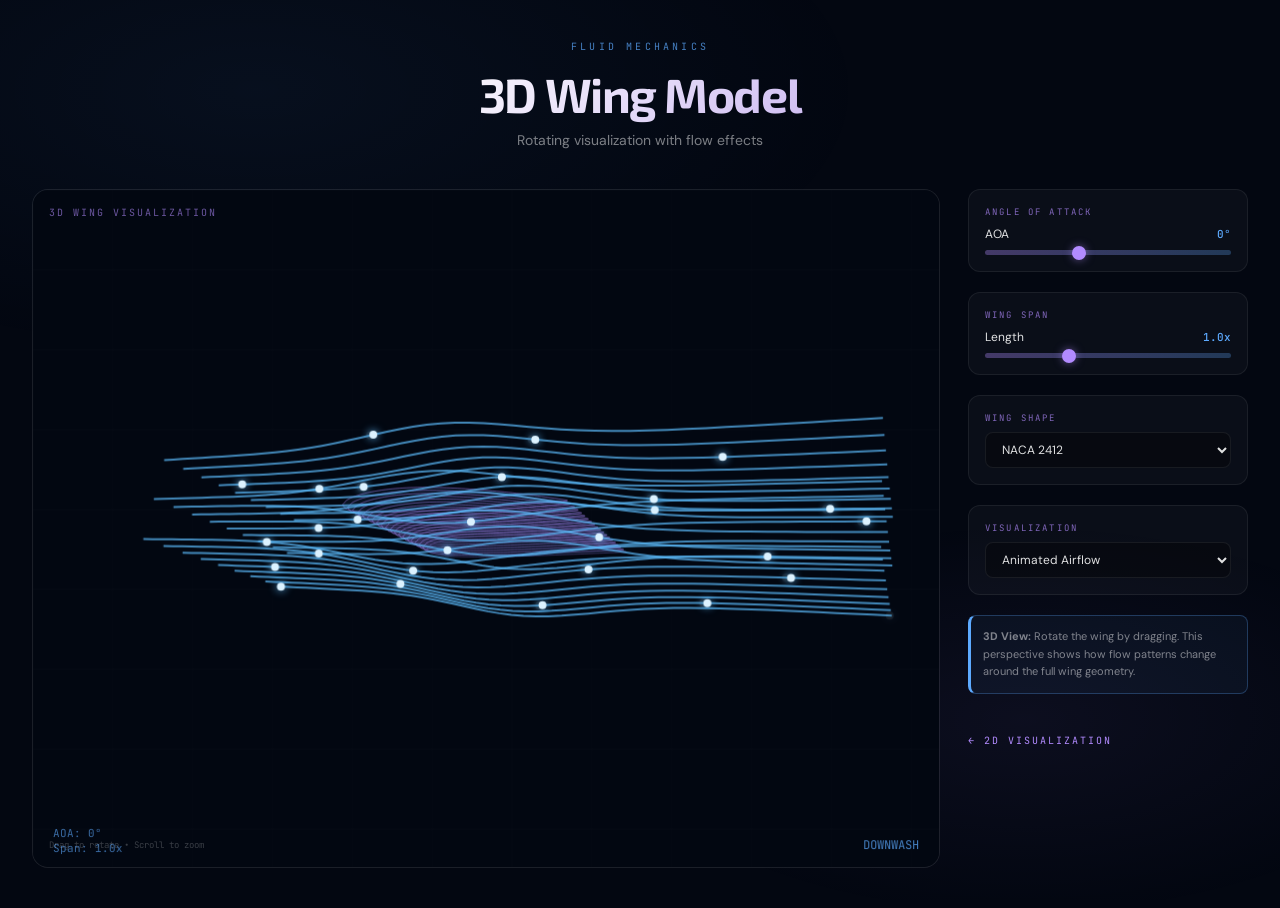
<file: fluids/3d/index.html>
<!DOCTYPE html>
<html lang="en">
<head>
<meta charset="UTF-8">
<meta name="viewport" content="width=device-width, initial-scale=1.0">
<title>3D Wing Visualization</title>
<link rel="preconnect" href="https://fonts.googleapis.com">
<link rel="preconnect" href="https://fonts.gstatic.com" crossorigin>
<link href="https://fonts.googleapis.com/css2?family=Exo+2:wght@200;300;400;600;700&family=DM+Sans:wght@300;400;500&family=JetBrains+Mono:wght@400;500&display=swap" rel="stylesheet">
<style>
:root {
  --bg: #030711;
  --surface: rgba(255,255,255,0.03);
  --border: rgba(255,255,255,0.07);
  --purple: rgba(178,139,255,1);
  --purple-dim: rgba(178,139,255,0.35);
  --blue: rgba(93,170,255,1);
  --blue-dim: rgba(93,170,255,0.28);
  --text: rgba(255,255,255,0.88);
  --text-muted: rgba(255,255,255,0.48);
  --text-faint: rgba(255,255,255,0.22);
}

* { box-sizing: border-box; margin: 0; padding: 0; }

html, body {
  min-height: 100%;
  background: var(--bg);
  color: var(--text);
  font-family: 'DM Sans', sans-serif;
  overflow-x: hidden;
}

body::before {
  content: '';
  position: fixed;
  inset: 0;
  background:
    radial-gradient(ellipse 80% 50% at 20% 10%, rgba(93,170,255,0.055) 0%, transparent 60%),
    radial-gradient(ellipse 60% 40% at 80% 80%, rgba(178,139,255,0.06) 0%, transparent 55%);
  pointer-events: none;
  z-index: 0;
}

.page {
  position: relative;
  z-index: 1;
  min-height: 100vh;
  display: flex;
  flex-direction: column;
  padding: 40px 32px;
}

.header {
  text-align: center;
  margin-bottom: 40px;
}

.header-label {
  font-family: 'JetBrains Mono', monospace;
  font-size: 10px;
  letter-spacing: 0.32em;
  text-transform: uppercase;
  color: var(--blue);
  opacity: 0.75;
  margin-bottom: 12px;
}

.header-title {
  font-family: 'Exo 2', sans-serif;
  font-weight: 700;
  font-size: clamp(28px, 5vw, 48px);
  letter-spacing: -0.03em;
  background: linear-gradient(135deg, #fff 30%, rgba(178,139,255,0.9) 100%);
  -webkit-background-clip: text;
  -webkit-text-fill-color: transparent;
  background-clip: text;
  margin-bottom: 8px;
}

.header-sub {
  font-size: 14px;
  color: var(--text-muted);
}

.container {
  display: grid;
  grid-template-columns: 1fr 280px;
  gap: 28px;
  width: 100%;
  max-width: 1400px;
  margin: 0 auto;
  flex: 1;
}

.canvas-wrapper {
  position: relative;
  border: 1px solid var(--border);
  border-radius: 16px;
  background: var(--surface);
  overflow: hidden;
  min-height: 600px;
}

canvas {
  display: block;
  width: 100%;
  height: 100%;
  cursor: grab;
}

canvas:active {
  cursor: grabbing;
}

.canvas-label {
  position: absolute;
  top: 16px;
  left: 16px;
  font-family: 'JetBrains Mono', monospace;
  font-size: 10px;
  letter-spacing: 0.2em;
  text-transform: uppercase;
  color: var(--purple);
  opacity: 0.6;
  pointer-events: none;
}

.canvas-hint {
  position: absolute;
  bottom: 16px;
  left: 16px;
  font-family: 'JetBrains Mono', monospace;
  font-size: 9px;
  color: var(--text-faint);
  pointer-events: none;
}

.controls {
  display: flex;
  flex-direction: column;
  gap: 20px;
}

.control-group {
  border: 1px solid var(--border);
  border-radius: 12px;
  background: var(--surface);
  padding: 16px;
}

.control-label {
  font-family: 'JetBrains Mono', monospace;
  font-size: 9px;
  letter-spacing: 0.24em;
  text-transform: uppercase;
  color: var(--purple);
  opacity: 0.7;
  margin-bottom: 8px;
  display: block;
}

.slider-container {
  display: flex;
  flex-direction: column;
  gap: 8px;
}

.slider-header {
  display: flex;
  justify-content: space-between;
  align-items: center;
}

.slider-name {
  font-size: 12px;
  color: var(--text);
}

.slider-value {
  font-family: 'JetBrains Mono', monospace;
  font-size: 11px;
  color: var(--blue);
  font-weight: 500;
}

input[type="range"] {
  width: 100%;
  height: 5px;
  border-radius: 3px;
  background: linear-gradient(90deg, var(--purple-dim), var(--blue-dim));
  outline: none;
  -webkit-appearance: none;
  cursor: pointer;
}

input[type="range"]::-webkit-slider-thumb {
  -webkit-appearance: none;
  appearance: none;
  width: 14px;
  height: 14px;
  border-radius: 50%;
  background: var(--purple);
  cursor: pointer;
  box-shadow: 0 0 8px rgba(178,139,255,0.5);
}

input[type="range"]::-moz-range-thumb {
  width: 14px;
  height: 14px;
  border-radius: 50%;
  background: var(--purple);
  cursor: pointer;
  border: none;
  box-shadow: 0 0 8px rgba(178,139,255,0.5);
}

select {
  width: 100%;
  padding: 8px 12px;
  border: 1px solid var(--border);
  border-radius: 8px;
  background: rgba(0,0,0,0.3);
  color: var(--text);
  font-family: 'DM Sans', sans-serif;
  font-size: 12px;
  cursor: pointer;
}

select option {
  background: var(--bg);
  color: var(--text);
}

button {
  padding: 10px 12px;
  border: 1px solid var(--border);
  border-radius: 8px;
  background: rgba(255,255,255,0.05);
  color: var(--text);
  font-family: 'DM Sans', sans-serif;
  font-size: 12px;
  font-weight: 500;
  cursor: pointer;
  transition: all 0.2s;
}

button:hover {
  background: rgba(255,255,255,0.08);
  border-color: var(--purple-dim);
  color: var(--purple);
}

button.active {
  background: var(--purple);
  color: var(--bg);
  border-color: var(--purple);
}

.info-box {
  border: 1px solid var(--blue-dim);
  border-left: 3px solid var(--blue);
  border-radius: 8px;
  background: rgba(93,170,255,0.05);
  padding: 12px;
  font-size: 11px;
  line-height: 1.6;
  color: var(--text-muted);
}

.nav-link {
  display: inline-block;
  font-family: 'JetBrains Mono', monospace;
  font-size: 10px;
  letter-spacing: 0.2em;
  text-transform: uppercase;
  color: var(--purple);
  text-decoration: none;
  transition: color 0.2s;
  margin-top: 20px;
}

.nav-link:hover { color: var(--blue); }

@media (max-width: 1024px) {
  .container {
    grid-template-columns: 1fr;
  }

  .controls {
    display: grid;
    grid-template-columns: repeat(2, 1fr);
    gap: 16px;
  }

  .control-group {
    padding: 12px;
  }
}

@media (max-width: 640px) {
  .page { padding: 24px 16px; }

  .header { margin-bottom: 24px; }

  .container {
    gap: 16px;
  }

  .canvas-wrapper { min-height: 400px; }

  .controls {
    grid-template-columns: 1fr;
  }
}
</style>
</head>
<body>

<div class="page">
  <div class="header">
    <div class="header-label">Fluid Mechanics</div>
    <h1 class="header-title">3D Wing Model</h1>
    <p class="header-sub">Rotating visualization with flow effects</p>
  </div>

  <div class="container">
    <div class="canvas-wrapper">
      <canvas id="wingCanvas"></canvas>
      <div class="canvas-label">3D Wing Visualization</div>
      <div class="canvas-hint">Drag to rotate • Scroll to zoom</div>
    </div>

    <div class="controls">
      <div class="control-group">
        <label class="control-label">Angle of Attack</label>
        <div class="slider-container">
          <div class="slider-header">
            <span class="slider-name">AOA</span>
            <span class="slider-value" id="aoaValue">0°</span>
          </div>
          <input type="range" id="aoaSlider" min="-15" max="25" value="0" step="1">
        </div>
      </div>

      <div class="control-group">
        <label class="control-label">Wing Span</label>
        <div class="slider-container">
          <div class="slider-header">
            <span class="slider-name">Length</span>
            <span class="slider-value" id="spanValue">1.0x</span>
          </div>
          <input type="range" id="spanSlider" min="0.5" max="2" value="1" step="0.1">
        </div>
      </div>

      <div class="control-group">
        <label class="control-label">Wing Shape</label>
        <select id="wingShape">
          <option value="naca2412">NACA 2412</option>
          <option value="naca0012">NACA 0012 (Symmetric)</option>
          <option value="naca4412">NACA 4412</option>
        </select>
      </div>

      <div class="control-group">
        <label class="control-label">Visualization</label>
        <select id="vizMode">
          <option value="solid">Solid Wing</option>
          <option value="pressure">Pressure Field</option>
          <option value="flow" selected>Animated Airflow</option>
        </select>
      </div>

      <div class="info-box">
        <strong>3D View:</strong> Rotate the wing by dragging. This perspective shows how flow patterns change around the full wing geometry.
      </div>

      <a href="/fluids" class="nav-link">← 2D Visualization</a>
    </div>
  </div>
</div>

<script>
// ════════════════════════════════════════════════════════════════════════════════
// 3D WING VISUALIZATION
// ════════════════════════════════════════════════════════════════════════════════

const canvas = document.getElementById('wingCanvas');
const ctx = canvas.getContext('2d');

let state = {
  aoa: 0,
  span: 1,
  wingShape: 'naca2412',
  vizMode: 'flow',
  rotation: { x: 0.3, y: 0.5 },
  zoom: 1,
  flowTime: 0,
  isDragging: false,
  lastMouse: { x: 0, y: 0 }
};

// Canvas setup
function resizeCanvas() {
  const rect = canvas.parentElement.getBoundingClientRect();
  canvas.width = rect.width * window.devicePixelRatio;
  canvas.height = rect.height * window.devicePixelRatio;
  ctx.scale(window.devicePixelRatio, window.devicePixelRatio);
}
resizeCanvas();
window.addEventListener('resize', resizeCanvas);

// ════════════════════════════════════════════════════════════════════════════════
// 3D MATH
// ════════════════════════════════════════════════════════════════════════════════

function rotateX(p, angle) {
  const cos = Math.cos(angle);
  const sin = Math.sin(angle);
  return {
    x: p.x,
    y: p.y * cos - p.z * sin,
    z: p.y * sin + p.z * cos
  };
}

function rotateY(p, angle) {
  const cos = Math.cos(angle);
  const sin = Math.sin(angle);
  return {
    x: p.x * cos + p.z * sin,
    y: p.y,
    z: -p.x * sin + p.z * cos
  };
}

function rotateZ(p, angle) {
  const cos = Math.cos(angle);
  const sin = Math.sin(angle);
  return {
    x: p.x * cos - p.y * sin,
    y: p.x * sin + p.y * cos,
    z: p.z
  };
}

function project(p, scale = 500) {
  const W = canvas.width / window.devicePixelRatio;
  const H = canvas.height / window.devicePixelRatio;
  const depth = 1 / (2 + p.z * 0.5);
  return {
    x: W * 0.5 + p.x * scale * depth,
    y: H * 0.5 - p.y * scale * depth,
    z: p.z,
    depth: depth
  };
}

// ════════════════════════════════════════════════════════════════════════════════
// WING GENERATION
// ════════════════════════════════════════════════════════════════════════════════

function generateWing(code, span, numChord = 60, numSpan = 20) {
  const digits = String(code).replace(/^naca/i, '');
  const m = parseInt(digits[0], 10) / 100;
  const p = parseInt(digits[1], 10) / 10;
  const t = parseInt(digits.slice(2), 10) / 100;

  const vertices = [];

  // Generate profile at different span positions
  for (let s = 0; s < numSpan; s++) {
    const spanPos = (s / (numSpan - 1)) - 0.5;
    const z = spanPos * span * 0.8;

    for (let c = 0; c < numChord; c++) {
      const x = c / (numChord - 1);

      // Thickness
      const yt = 5 * t * (
        0.2969 * Math.sqrt(x) -
        0.1260 * x -
        0.3516 * x * x +
        0.2843 * x * x * x -
        0.1015 * x * x * x * x
      );

      // Camber
      let yc = 0;
      if (x <= p && p > 0) {
        yc = m / (p * p) * (2 * p * x - x * x);
      } else if (x > p && p > 0) {
        yc = m / ((1 - p) * (1 - p)) * ((1 - 2 * p) + 2 * p * x - x * x);
      }

      // Upper and lower
      vertices.push({
        x: (x - 0.5) * 1.2,
        y: yc + yt,
        z: z
      });
    }

    for (let c = numChord - 1; c >= 0; c--) {
      const x = c / (numChord - 1);

      const yt = 5 * t * (
        0.2969 * Math.sqrt(x) -
        0.1260 * x -
        0.3516 * x * x +
        0.2843 * x * x * x -
        0.1015 * x * x * x * x
      );

      let yc = 0;
      if (x <= p && p > 0) {
        yc = m / (p * p) * (2 * p * x - x * x);
      } else if (x > p && p > 0) {
        yc = m / ((1 - p) * (1 - p)) * ((1 - 2 * p) + 2 * p * x - x * x);
      }

      vertices.push({
        x: (x - 0.5) * 1.2,
        y: yc - yt,
        z: z
      });
    }
  }

  return vertices;
}

// ════════════════════════════════════════════════════════════════════════════════
// RENDERING
// ════════════════════════════════════════════════════════════════════════════════

function animate() {
  const W = canvas.width / window.devicePixelRatio;
  const H = canvas.height / window.devicePixelRatio;

  // Clear
  ctx.fillStyle = 'rgba(3,7,17,0.9)';
  ctx.fillRect(0, 0, W, H);

  // Grid
  ctx.strokeStyle = 'rgba(255,255,255,0.03)';
  ctx.lineWidth = 0.5;
  for (let x = 0; x < W; x += 80) {
    ctx.beginPath();
    ctx.moveTo(x, 0);
    ctx.lineTo(x, H);
    ctx.stroke();
  }
  for (let y = 0; y < H; y += 80) {
    ctx.beginPath();
    ctx.moveTo(0, y);
    ctx.lineTo(W, y);
    ctx.stroke();
  }

  // Generate wing
  const vertices = generateWing(state.wingShape, state.span);

  // Transform
  const aoaRad = state.aoa * Math.PI / 180;
  const transformed = vertices.map(v => {
    let p = rotateZ(v, aoaRad);
    p = rotateX(p, state.rotation.x);
    p = rotateY(p, state.rotation.y);
    return project(p, 400 * state.zoom);
  });

  state.flowTime += 0.016;

  // Keep the wing visible beneath every visualization mode.
  {
    ctx.strokeStyle = state.vizMode === 'solid'
      ? 'rgba(178,139,255,0.55)'
      : 'rgba(178,139,255,0.25)';
    ctx.lineWidth = 1;

    const numChord = 120;
    for (let i = 0; i < transformed.length - numChord; i += numChord) {
      ctx.beginPath();
      for (let j = 0; j < numChord; j++) {
        const pt = transformed[i + j];
        if (j === 0) ctx.moveTo(pt.x, pt.y);
        else ctx.lineTo(pt.x, pt.y);
      }
      ctx.stroke();
    }

    // Spanwise lines
    const numSpan = 20;
    const ptPerSpan = transformed.length / numSpan;
    for (let s = 0; s < numSpan; s++) {
      ctx.beginPath();
      for (let c = 0; c < 120; c++) {
        const idx = Math.floor(s * ptPerSpan + c);
        if (idx < transformed.length) {
          const pt = transformed[idx];
          if (c === 0) ctx.moveTo(pt.x, pt.y);
          else ctx.lineTo(pt.x, pt.y);
        }
      }
      ctx.stroke();
    }

    // Surface fill
    ctx.fillStyle = state.vizMode === 'solid'
      ? 'rgba(93,170,255,0.12)'
      : 'rgba(93,170,255,0.06)';
    ctx.beginPath();
    transformed.forEach((pt, i) => {
      if (i === 0) ctx.moveTo(pt.x, pt.y);
      else ctx.lineTo(pt.x, pt.y);
    });
    ctx.closePath();
    ctx.fill();
  }

  // Flow vectors
  if (state.vizMode === 'flow') {
    const liftStrength = Math.sin((state.aoa + 2) * Math.PI / 180);
    const spanExtent = state.span * 0.55;
    const streamlines = [];

    for (let spanLane = 0; spanLane < 9; spanLane++) {
      const z = -spanExtent + (spanLane / 8) * spanExtent * 2;
      for (let heightLane = 0; heightLane < 3; heightLane++) {
        const baseY = (heightLane - 1) * 0.23;
        const points = [];

        for (let step = 0; step <= 48; step++) {
          const x = -1.8 + (step / 48) * 3.6;
          const nearWing = Math.exp(-Math.pow(x / 0.58, 2));
          const side = baseY === 0 ? (spanLane % 2 === 0 ? 1 : -1) : Math.sign(baseY);
          const clearance = side * 0.10 * nearWing;
          const wake = 1 / (1 + Math.exp(-5 * (x - 0.25)));
          const finiteWing = Math.max(0.25, 1 - Math.pow(z / (spanExtent * 1.15), 2));
          const downwash = -liftStrength * 0.42 * wake * finiteWing;

          let point = { x, y: baseY + clearance + downwash, z };
          point = rotateX(point, state.rotation.x);
          point = rotateY(point, state.rotation.y);
          points.push(project(point, 400 * state.zoom));
        }
        streamlines.push(points);

        ctx.strokeStyle = 'rgba(93,190,255,0.68)';
        ctx.lineWidth = 2;
        ctx.beginPath();
        points.forEach((point, i) => {
          if (i === 0) ctx.moveTo(point.x, point.y);
          else ctx.lineTo(point.x, point.y);
        });
        ctx.stroke();
      }
    }

    streamlines.forEach((points, lane) => {
      const progress = (state.flowTime * 0.32 + lane * 0.073) % 1;
      const index = Math.min(points.length - 2, Math.floor(progress * (points.length - 1)));
      const fraction = progress * (points.length - 1) - index;
      const a = points[index];
      const b = points[index + 1];
      const x = a.x + (b.x - a.x) * fraction;
      const y = a.y + (b.y - a.y) * fraction;
      ctx.fillStyle = 'rgba(220,242,255,1)';
      ctx.shadowColor = 'rgba(93,190,255,0.9)';
      ctx.shadowBlur = 8;
      ctx.beginPath();
      ctx.arc(x, y, 4, 0, Math.PI * 2);
      ctx.fill();
      ctx.shadowBlur = 0;
    });

    if (Math.abs(liftStrength) > 0.02) {
      ctx.fillStyle = 'rgba(93,170,255,0.72)';
      ctx.font = '12px JetBrains Mono';
      ctx.textAlign = 'right';
      ctx.fillText('DOWNWASH', W - 20, H - 18);
    }
  }

  // Pressure visualization
  if (state.vizMode === 'pressure') {
    for (let i = 0; i < transformed.length; i++) {
      const pt = transformed[i];
      const depth = pt.depth;
      const pressure = depth * Math.random();

      const hue = 360 - pressure * 120;
      ctx.fillStyle = `hsla(${hue}, 100%, 50%, 0.4)`;
      ctx.beginPath();
      ctx.arc(pt.x, pt.y, 2, 0, Math.PI * 2);
      ctx.fill();
    }
  }

  // Labels
  ctx.fillStyle = 'rgba(93,170,255,0.6)';
  ctx.font = '11px JetBrains Mono';
  ctx.textAlign = 'left';
  ctx.fillText(`AOA: ${state.aoa}°`, 20, H - 30);
  ctx.fillText(`Span: ${state.span.toFixed(1)}x`, 20, H - 15);

  requestAnimationFrame(animate);
}

// ════════════════════════════════════════════════════════════════════════════════
// CONTROLS & INTERACTION
// ════════════════════════════════════════════════════════════════════════════════

document.getElementById('aoaSlider').addEventListener('input', (e) => {
  state.aoa = parseFloat(e.target.value);
  document.getElementById('aoaValue').textContent = state.aoa + '°';
});

document.getElementById('spanSlider').addEventListener('input', (e) => {
  state.span = parseFloat(e.target.value);
  document.getElementById('spanValue').textContent = state.span.toFixed(1) + 'x';
});

document.getElementById('wingShape').addEventListener('change', (e) => {
  state.wingShape = e.target.value;
});

document.getElementById('vizMode').addEventListener('change', (e) => {
  state.vizMode = e.target.value;
});

// Mouse controls
canvas.addEventListener('mousedown', (e) => {
  state.isDragging = true;
  state.lastMouse = { x: e.clientX, y: e.clientY };
});

canvas.addEventListener('mousemove', (e) => {
  if (state.isDragging) {
    const dx = e.clientX - state.lastMouse.x;
    const dy = e.clientY - state.lastMouse.y;

    state.rotation.y += dx * 0.01;
    state.rotation.x += dy * 0.01;

    state.lastMouse = { x: e.clientX, y: e.clientY };
  }
});

canvas.addEventListener('mouseup', () => {
  state.isDragging = false;
});

canvas.addEventListener('wheel', (e) => {
  e.preventDefault();
  state.zoom *= 1 - e.deltaY * 0.001;
  state.zoom = Math.max(0.3, Math.min(3, state.zoom));
});

// Initialize
animate();
</script>

</body>
</html>
</file>
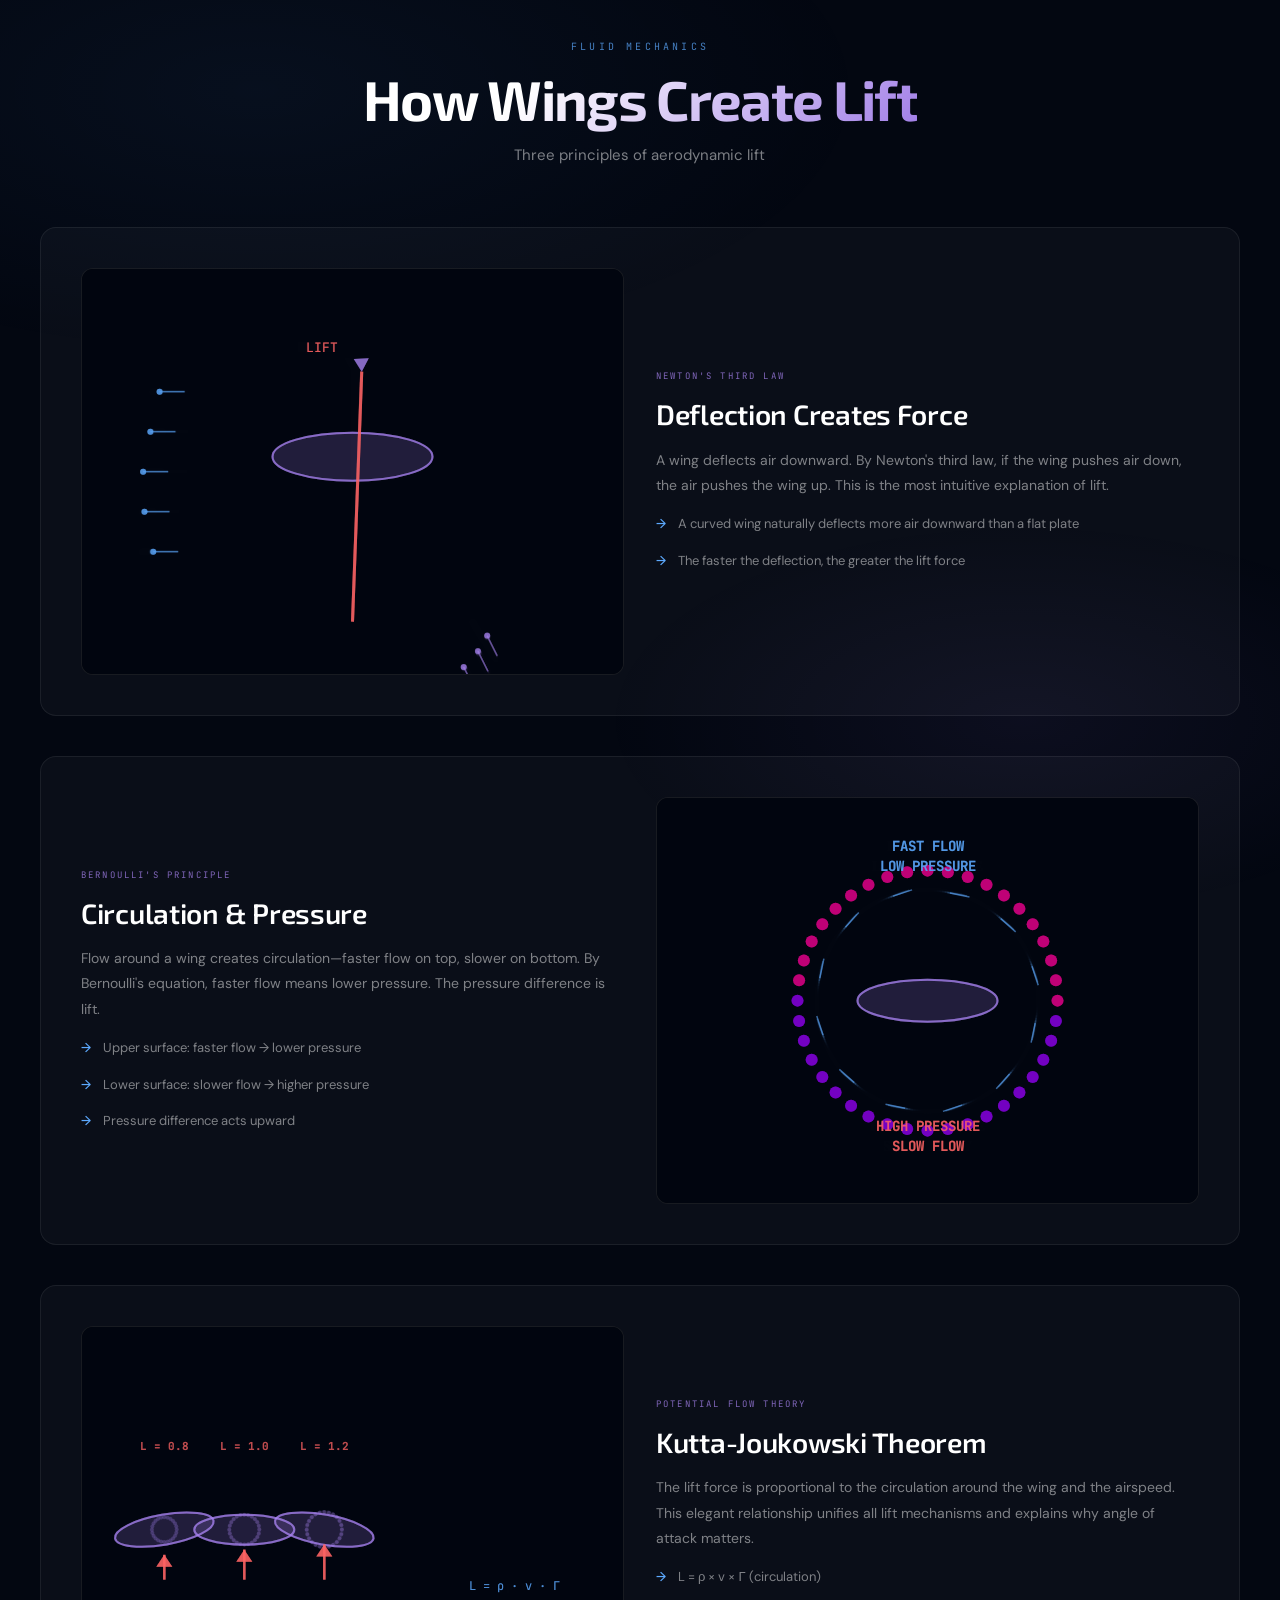
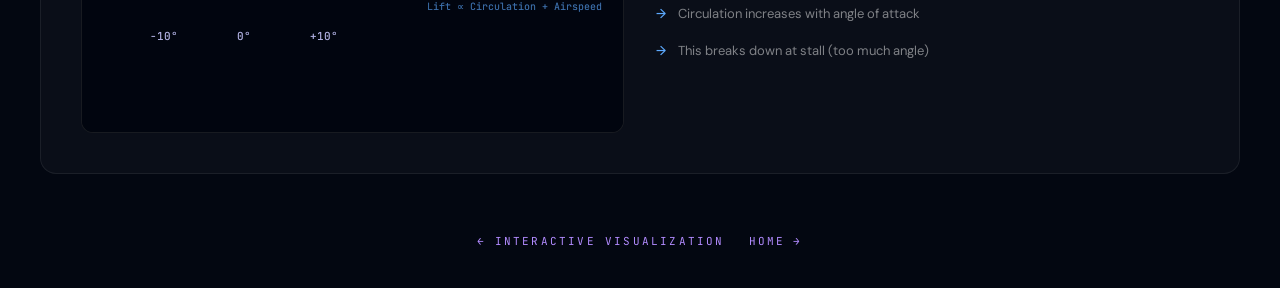
<file: fluids/why/index.html>
<!DOCTYPE html>
<html lang="en">
<head>
<meta charset="UTF-8">
<meta name="viewport" content="width=device-width, initial-scale=1.0">
<title>How Wings Create Lift</title>
<link rel="preconnect" href="https://fonts.googleapis.com">
<link rel="preconnect" href="https://fonts.gstatic.com" crossorigin>
<link href="https://fonts.googleapis.com/css2?family=Exo+2:wght@200;300;400;600;700&family=DM+Sans:wght@300;400;500&family=JetBrains+Mono:wght@400;500&display=swap" rel="stylesheet">
<style>
:root {
  --bg: #030711;
  --surface: rgba(255,255,255,0.03);
  --border: rgba(255,255,255,0.07);
  --purple: rgba(178,139,255,1);
  --purple-dim: rgba(178,139,255,0.35);
  --blue: rgba(93,170,255,1);
  --blue-dim: rgba(93,170,255,0.28);
  --text: rgba(255,255,255,0.88);
  --text-muted: rgba(255,255,255,0.48);
  --text-faint: rgba(255,255,255,0.22);
}

* { box-sizing: border-box; margin: 0; padding: 0; }

html, body {
  min-height: 100%;
  background: var(--bg);
  color: var(--text);
  font-family: 'DM Sans', sans-serif;
  overflow-x: hidden;
}

body::before {
  content: '';
  position: fixed;
  inset: 0;
  background:
    radial-gradient(ellipse 80% 50% at 20% 10%, rgba(93,170,255,0.055) 0%, transparent 60%),
    radial-gradient(ellipse 60% 40% at 80% 80%, rgba(178,139,255,0.06) 0%, transparent 55%);
  pointer-events: none;
  z-index: 0;
}

.page {
  position: relative;
  z-index: 1;
  min-height: 100vh;
  display: flex;
  flex-direction: column;
  align-items: center;
  padding: 40px 32px;
}

.header {
  text-align: center;
  margin-bottom: 60px;
}

.header-label {
  font-family: 'JetBrains Mono', monospace;
  font-size: 10px;
  letter-spacing: 0.32em;
  text-transform: uppercase;
  color: var(--blue);
  opacity: 0.75;
  margin-bottom: 12px;
}

.header-title {
  font-family: 'Exo 2', sans-serif;
  font-weight: 700;
  font-size: clamp(32px, 5vw, 56px);
  letter-spacing: -0.03em;
  background: linear-gradient(135deg, #fff 30%, rgba(178,139,255,0.9) 100%);
  -webkit-background-clip: text;
  -webkit-text-fill-color: transparent;
  background-clip: text;
  margin-bottom: 12px;
}

.header-sub {
  font-size: 15px;
  color: var(--text-muted);
  line-height: 1.5;
}

/* Sections */
.sections {
  width: 100%;
  max-width: 1200px;
  display: flex;
  flex-direction: column;
  gap: 40px;
}

.section {
  display: grid;
  grid-template-columns: 1fr 1fr;
  gap: 32px;
  align-items: center;
  padding: 40px;
  border: 1px solid var(--border);
  border-radius: 16px;
  background: var(--surface);
}

.section:nth-child(odd) {
  grid-template-columns: 1fr 1fr;
}

.section:nth-child(even) {
  grid-template-columns: 1fr 1fr;
  direction: rtl;
}

.section:nth-child(even) > * {
  direction: ltr;
}

.section-canvas {
  position: relative;
  width: 100%;
  aspect-ratio: 4/3;
  border-radius: 12px;
  background: rgba(0,0,0,0.3);
  border: 1px solid var(--border);
  overflow: hidden;
}

canvas {
  display: block;
  width: 100%;
  height: 100%;
}

.section-content {
  display: flex;
  flex-direction: column;
  gap: 16px;
}

.section-tag {
  font-family: 'JetBrains Mono', monospace;
  font-size: 9px;
  letter-spacing: 0.24em;
  text-transform: uppercase;
  color: var(--purple);
  opacity: 0.7;
}

.section-title {
  font-family: 'Exo 2', sans-serif;
  font-weight: 600;
  font-size: clamp(20px, 3vw, 28px);
  letter-spacing: -0.01em;
  line-height: 1.2;
  color: #fff;
}

.section-desc {
  font-size: 14px;
  line-height: 1.8;
  color: var(--text-muted);
}

.section-point {
  display: flex;
  gap: 12px;
  font-size: 13px;
  line-height: 1.6;
  color: var(--text-muted);
}

.section-point::before {
  content: '→';
  color: var(--blue);
  flex-shrink: 0;
  font-weight: 500;
}

.nav-links {
  margin-top: 60px;
  display: flex;
  gap: 24px;
  justify-content: center;
}

.nav-link {
  display: inline-flex;
  align-items: center;
  gap: 8px;
  font-family: 'JetBrains Mono', monospace;
  font-size: 11px;
  letter-spacing: 0.2em;
  text-transform: uppercase;
  color: var(--purple);
  text-decoration: none;
  transition: color 0.2s;
}

.nav-link:hover {
  color: var(--blue);
}

.nav-arrow {
  transition: transform 0.2s;
}

.nav-link:hover .nav-arrow {
  transform: translateX(4px);
}

/* Mobile */
@media (max-width: 768px) {
  .page { padding: 24px 16px; }

  .header { margin-bottom: 40px; }

  .sections {
    gap: 24px;
  }

  .section {
    grid-template-columns: 1fr;
    gap: 20px;
    padding: 24px;
  }

  .section:nth-child(even) {
    direction: ltr;
  }

  .section:nth-child(even) > * {
    direction: ltr;
  }

  .section-canvas {
    aspect-ratio: 16/12;
  }

  .nav-links {
    flex-direction: column;
    align-items: center;
  }
}
</style>
</head>
<body>

<div class="page">
  <div class="header">
    <div class="header-label">Fluid Mechanics</div>
    <h1 class="header-title">How Wings Create Lift</h1>
    <p class="header-sub">Three principles of aerodynamic lift</p>
  </div>

  <div class="sections">

    <!-- Section 1: Deflection -->
    <div class="section">
      <div class="section-canvas">
        <canvas id="canvas1"></canvas>
      </div>
      <div class="section-content">
        <div class="section-tag">Newton's Third Law</div>
        <h2 class="section-title">Deflection Creates Force</h2>
        <p class="section-desc">
          A wing deflects air downward. By Newton's third law, if the wing pushes air down, the air pushes the wing up. This is the most intuitive explanation of lift.
        </p>
        <div class="section-point">A curved wing naturally deflects more air downward than a flat plate</div>
        <div class="section-point">The faster the deflection, the greater the lift force</div>
      </div>
    </div>

    <!-- Section 2: Circulation & Pressure -->
    <div class="section">
      <div class="section-canvas">
        <canvas id="canvas2"></canvas>
      </div>
      <div class="section-content">
        <div class="section-tag">Bernoulli's Principle</div>
        <h2 class="section-title">Circulation & Pressure</h2>
        <p class="section-desc">
          Flow around a wing creates circulation—faster flow on top, slower on bottom. By Bernoulli's equation, faster flow means lower pressure. The pressure difference is lift.
        </p>
        <div class="section-point">Upper surface: faster flow → lower pressure</div>
        <div class="section-point">Lower surface: slower flow → higher pressure</div>
        <div class="section-point">Pressure difference acts upward</div>
      </div>
    </div>

    <!-- Section 3: Kutta-Joukowski -->
    <div class="section">
      <div class="section-canvas">
        <canvas id="canvas3"></canvas>
      </div>
      <div class="section-content">
        <div class="section-tag">Potential Flow Theory</div>
        <h2 class="section-title">Kutta-Joukowski Theorem</h2>
        <p class="section-desc">
          The lift force is proportional to the circulation around the wing and the airspeed. This elegant relationship unifies all lift mechanisms and explains why angle of attack matters.
        </p>
        <div class="section-point">L = ρ × v × Γ (circulation)</div>
        <div class="section-point">Circulation increases with angle of attack</div>
        <div class="section-point">This breaks down at stall (too much angle)</div>
      </div>
    </div>

  </div>

  <div class="nav-links">
    <a href="/fluids" class="nav-link">
      <span class="nav-arrow">←</span> Interactive Visualization
    </a>
    <a href="/" class="nav-link">
      Home <span class="nav-arrow">→</span>
    </a>
  </div>
</div>

<script>
// ════════════════════════════════════════════════════════════════════════════════
// CANVAS SETUP
// ════════════════════════════════════════════════════════════════════════════════

const canvases = [
  { id: 'canvas1', type: 'deflection' },
  { id: 'canvas2', type: 'circulation' },
  { id: 'canvas3', type: 'kutta' }
];

const contexts = canvases.map(c => {
  const cv = document.getElementById(c.id);
  const ctx = cv.getContext('2d');

  // DPI scaling
  const dpr = window.devicePixelRatio || 1;
  const rect = cv.getBoundingClientRect();
  cv.width = rect.width * dpr;
  cv.height = rect.height * dpr;
  ctx.scale(dpr, dpr);

  return { cv, ctx, ...c, W: rect.width, H: rect.height };
});

let t = 0;

function animate() {
  t += 0.016;

  contexts.forEach(c => {
    const { ctx, W, H, type } = c;

    // Clear
    ctx.fillStyle = 'rgba(3,7,17,0.5)';
    ctx.fillRect(0, 0, W, H);

    // Draw based on type
    if (type === 'deflection') drawDeflection(ctx, W, H, t);
    else if (type === 'circulation') drawCirculation(ctx, W, H, t);
    else if (type === 'kutta') drawKutta(ctx, W, H, t);
  });

  requestAnimationFrame(animate);
}

// ════════════════════════════════════════════════════════════════════════════════
// SECTION 1: DEFLECTION
// ════════════════════════════════════════════════════════════════════════════════

function drawDeflection(ctx, W, H, t) {
  const cx = W * 0.5;
  const cy = H * 0.5;
  const wingScale = 80;

  // Draw airfoil
  ctx.strokeStyle = 'rgba(178,139,255,0.6)';
  ctx.fillStyle = 'rgba(178,139,255,0.1)';
  ctx.lineWidth = 2;

  // Simple curved wing
  ctx.beginPath();
  ctx.ellipse(cx, cy - 15, wingScale, wingScale * 0.3, 0, 0, Math.PI * 2);
  ctx.stroke();
  ctx.fill();

  // Incoming flow particles
  for (let i = 0; i < 5; i++) {
    const y = (i - 2) * 40 + cy;
    const x = cx - 200 + Math.sin(t * 2 + i) * 10;

    // Particle
    ctx.fillStyle = 'rgba(93,170,255,0.7)';
    ctx.beginPath();
    ctx.arc(x, y, 3, 0, Math.PI * 2);
    ctx.fill();

    // Velocity arrow
    ctx.strokeStyle = 'rgba(93,170,255,0.5)';
    ctx.lineWidth = 1.5;
    ctx.beginPath();
    ctx.moveTo(x, y);
    ctx.lineTo(x + 25, y);
    ctx.stroke();
  }

  // Deflected flow (downward)
  for (let i = 0; i < 5; i++) {
    const phase = Math.sin(t * 2 + i * 0.8);
    const x = cx + 120 + Math.sin(t * 1.5 + i) * 15;
    const y = cy + 150 + i * 30 + phase * 20;

    ctx.fillStyle = 'rgba(178,139,255,0.6)';
    ctx.beginPath();
    ctx.arc(x, y, 3, 0, Math.PI * 2);
    ctx.fill();

    // Velocity arrow
    ctx.strokeStyle = 'rgba(178,139,255,0.4)';
    ctx.lineWidth = 1.5;
    ctx.beginPath();
    ctx.moveTo(x, y);
    ctx.lineTo(x + 10, y + 20);
    ctx.stroke();
  }

  // Force arrow
  const forceY = Math.sin(t) * 10;
  ctx.strokeStyle = 'rgba(255,100,100,0.8)';
  ctx.lineWidth = 3;
  ctx.beginPath();
  ctx.moveTo(cx, cy + 150);
  ctx.lineTo(cx + forceY, cy - 100);
  ctx.stroke();

  // Arrow head
  const angle = -Math.PI * 0.5 + Math.atan2(forceY, -250);
  const headLen = 15;
  ctx.beginPath();
  ctx.moveTo(cx + forceY, cy - 100);
  ctx.lineTo(cx + forceY - headLen * Math.cos(angle - Math.PI / 6), cy - 100 - headLen * Math.sin(angle - Math.PI / 6));
  ctx.lineTo(cx + forceY - headLen * Math.cos(angle + Math.PI / 6), cy - 100 - headLen * Math.sin(angle + Math.PI / 6));
  ctx.closePath();
  ctx.fill();

  // Labels
  ctx.fillStyle = 'rgba(255,100,100,0.8)';
  ctx.font = '13px JetBrains Mono';
  ctx.textAlign = 'center';
  ctx.fillText('LIFT', cx + forceY - 40, cy - 120);
}

// ════════════════════════════════════════════════════════════════════════════════
// SECTION 2: CIRCULATION & PRESSURE
// ════════════════════════════════════════════════════════════════════════════════

function drawCirculation(ctx, W, H, t) {
  const cx = W * 0.5;
  const cy = H * 0.5;
  const radius = 70;

  // Draw airfoil
  ctx.strokeStyle = 'rgba(178,139,255,0.6)';
  ctx.fillStyle = 'rgba(178,139,255,0.1)';
  ctx.lineWidth = 2;
  ctx.beginPath();
  ctx.ellipse(cx, cy, radius, radius * 0.3, 0, 0, Math.PI * 2);
  ctx.stroke();
  ctx.fill();

  // Draw circulation (rotating flow around airfoil)
  const numArrows = 12;
  for (let i = 0; i < numArrows; i++) {
    const angle = (i / numArrows) * Math.PI * 2 + t * 1.5;
    const px = cx + Math.cos(angle) * (radius + 40);
    const py = cy + Math.sin(angle) * (radius + 40);

    // Tangential velocity
    const tangentAngle = angle + Math.PI * 0.5;
    const arrowLen = 20;

    ctx.strokeStyle = 'rgba(93,170,255,0.6)';
    ctx.lineWidth = 1.5;
    ctx.beginPath();
    ctx.moveTo(px, py);
    ctx.lineTo(px + Math.cos(tangentAngle) * arrowLen, py + Math.sin(tangentAngle) * arrowLen);
    ctx.stroke();
  }

  // Pressure visualization - heatmap
  const numSamples = 40;
  for (let i = 0; i < numSamples; i++) {
    const angle = (i / numSamples) * Math.PI * 2;
    const px = cx + Math.cos(angle) * (radius + 60);
    const py = cy + Math.sin(angle) * (radius + 60);

    // Upper (faster flow, lower pressure)
    let pressure = 0.3;
    if (Math.sin(angle) > 0) pressure = 0.7;

    const hue = 360 - pressure * 120;
    ctx.fillStyle = `hsl(${hue}, 100%, 50%)`;
    ctx.globalAlpha = 0.6;
    ctx.beginPath();
    ctx.arc(px, py, 6, 0, Math.PI * 2);
    ctx.fill();
    ctx.globalAlpha = 1;
  }

  // Labels
  ctx.fillStyle = 'rgba(93,170,255,0.8)';
  ctx.font = 'bold 14px JetBrains Mono';
  ctx.textAlign = 'center';
  ctx.fillText('FAST FLOW', cx, cy - radius - 80);
  ctx.fillText('LOW PRESSURE', cx, cy - radius - 60);

  ctx.fillStyle = 'rgba(255,100,100,0.8)';
  ctx.fillText('SLOW FLOW', cx, cy + radius + 80);
  ctx.fillText('HIGH PRESSURE', cx, cy + radius + 60);
}

// ════════════════════════════════════════════════════════════════════════════════
// SECTION 3: KUTTA-JOUKOWSKI
// ════════════════════════════════════════════════════════════════════════════════

function drawKutta(ctx, W, H, t) {
  const cx = W * 0.3;
  const cy = H * 0.5;

  // Draw multiple wings at different angles
  const angles = [
    { aoa: -10, x: cx - 80, label: '-10°' },
    { aoa: 0, x: cx, label: '0°' },
    { aoa: 10, x: cx + 80, label: '+10°' }
  ];

  angles.forEach(({ aoa, x, label }) => {
    // Draw wing
    ctx.save();
    ctx.translate(x, cy);
    ctx.rotate(aoa * Math.PI / 180);

    ctx.strokeStyle = 'rgba(178,139,255,0.6)';
    ctx.fillStyle = 'rgba(178,139,255,0.1)';
    ctx.lineWidth = 2;
    ctx.beginPath();
    ctx.ellipse(0, 0, 50, 15, 0, 0, Math.PI * 2);
    ctx.stroke();
    ctx.fill();

    ctx.restore();

    // Circulation indicator (vortex spiral)
    const circStrength = Math.sin(aoa * Math.PI / 180) * 0.5 + 0.5;
    const numPoints = 24;
    for (let i = 0; i < numPoints; i++) {
      const angle = (i / numPoints) * Math.PI * 2 + t * 2;
      const r = 30 * circStrength;
      const px = x + Math.cos(angle) * r;
      const py = cy + Math.sin(angle) * r;

      ctx.fillStyle = `rgba(178,139,255,${0.4 * circStrength})`;
      ctx.beginPath();
      ctx.arc(px, py, 2, 0, Math.PI * 2);
      ctx.fill();
    }

    // Lift force
    const liftMag = circStrength * 60;
    ctx.strokeStyle = 'rgba(255,100,100,0.8)';
    ctx.lineWidth = 2.5;
    ctx.beginPath();
    ctx.moveTo(x, cy + 50);
    ctx.lineTo(x, cy + 50 - liftMag);
    ctx.stroke();

    // Arrow head
    ctx.fillStyle = 'rgba(255,100,100,0.8)';
    ctx.beginPath();
    ctx.moveTo(x, cy + 50 - liftMag);
    ctx.lineTo(x - 8, cy + 50 - liftMag + 12);
    ctx.lineTo(x + 8, cy + 50 - liftMag + 12);
    ctx.closePath();
    ctx.fill();

    // Label
    ctx.fillStyle = 'rgba(200,200,255,0.8)';
    ctx.font = '11px JetBrains Mono';
    ctx.textAlign = 'center';
    ctx.fillText(label, x, cy + 110);

    // Lift value
    ctx.fillStyle = 'rgba(255,100,100,0.6)';
    ctx.font = 'bold 11px JetBrains Mono';
    ctx.fillText(`L = ${(circStrength * 2).toFixed(1)}`, x, cy - 80);
  });

  // Formula at bottom
  ctx.fillStyle = 'rgba(93,170,255,0.7)';
  ctx.font = '12px JetBrains Mono';
  ctx.textAlign = 'center';
  ctx.fillText('L = ρ · v · Γ', W * 0.8, cy + 60);
  ctx.font = '10px JetBrains Mono';
  ctx.fillStyle = 'rgba(93,170,255,0.5)';
  ctx.fillText('Lift ∝ Circulation + Airspeed', W * 0.8, cy + 80);
}

animate();
</script>

</body>
</html>
</file>
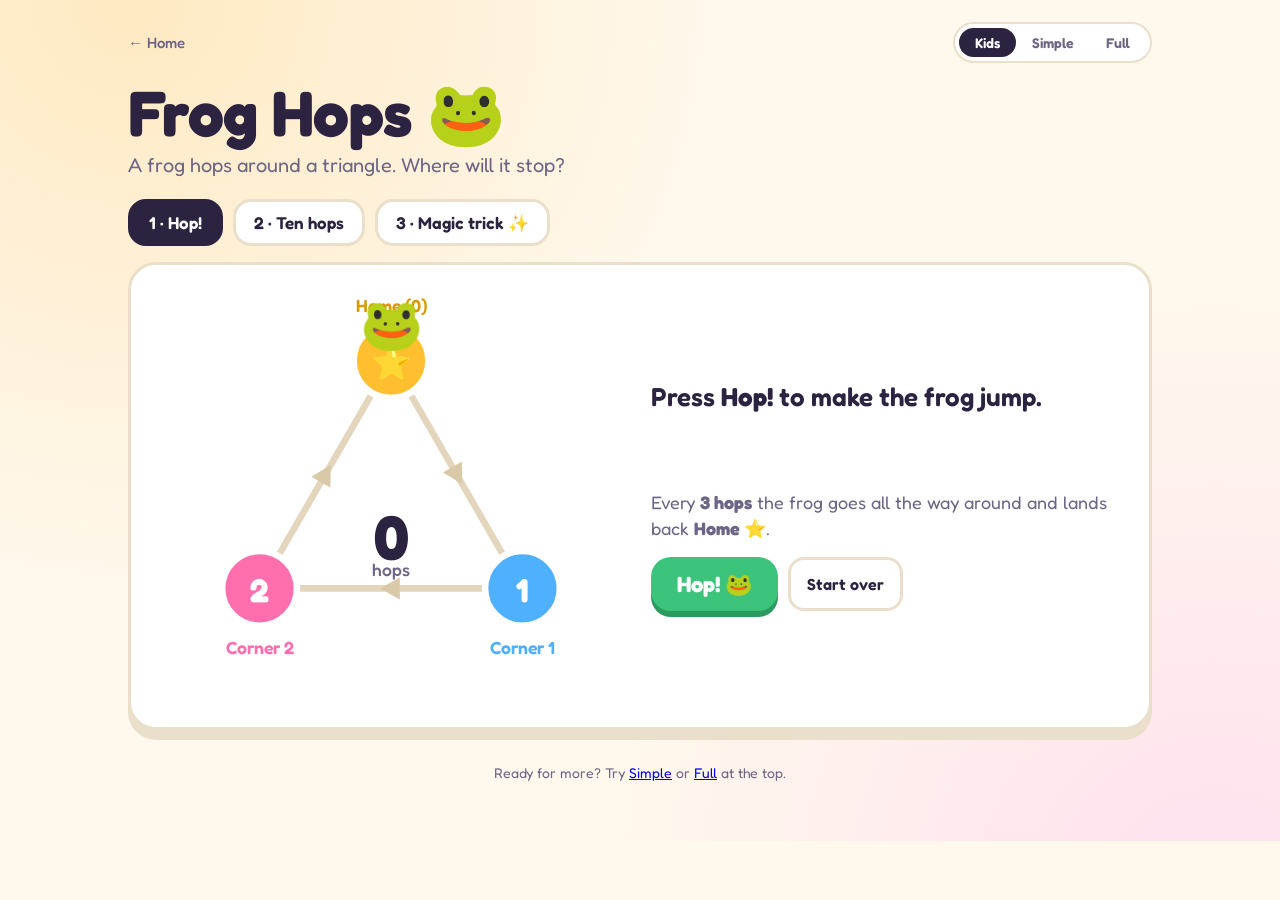
<file: numbers/kids/index.html>
<!DOCTYPE html>
<html lang="en">
<head>
<meta charset="UTF-8">
<meta name="viewport" content="width=device-width, initial-scale=1.0">
<title>Frog Hops</title>
<meta name="description" content="A frog hops around a triangle. A kids' version of why adding up the digits tells you if a number splits into 3 equal groups.">
<link rel="preconnect" href="https://fonts.googleapis.com">
<link rel="preconnect" href="https://fonts.gstatic.com" crossorigin>
<link href="https://fonts.googleapis.com/css2?family=Fredoka:wght@400;500;600;700&display=swap" rel="stylesheet">
<style>
:root {
  --bg: #fff8ec;
  --card: #ffffff;
  --ink: #2b2340;
  --soft: #6d6585;
  --line: #eadfca;
  --home: #ffbf2e;
  --one: #4fb0ff;
  --two: #ff6fae;
  --green: #3cc47c;
}
*, *::before, *::after { box-sizing: border-box; margin: 0; padding: 0; }
[hidden] { display: none !important; }
html, body { background: var(--bg); color: var(--ink); font-family: 'Fredoka', 'Trebuchet MS', sans-serif; min-height: 100%; }
body { background-image: radial-gradient(circle at 10% 0%, #ffe9c2 0, transparent 40%), radial-gradient(circle at 95% 100%, #ffe0ef 0, transparent 40%); background-attachment: fixed; }
.page { max-width: 1060px; margin: 0 auto; padding: 22px 18px 60px; }

/* Top bar + version switch */
.top { display: flex; align-items: center; justify-content: space-between; gap: 12px; margin-bottom: 18px; }
.back { color: var(--soft); text-decoration: none; font-weight: 500; font-size: 15px; }
.back:hover { color: var(--ink); }
.mode { display: inline-flex; padding: 4px; border-radius: 999px; background: #fff; border: 2px solid var(--line); }
.mode a { font: 600 14px 'Fredoka', sans-serif; text-decoration: none; color: var(--soft); padding: 6px 16px; border-radius: 999px; }
.mode a.on { background: var(--ink); color: #fff; }
.mode a:not(.on):hover { color: var(--ink); }

h1 { font-size: clamp(38px, 7vw, 64px); font-weight: 700; line-height: 1; letter-spacing: -0.01em; }
h1 .f { display: inline-block; animation: bob 2.4s ease-in-out infinite; }
@keyframes bob { 50% { transform: translateY(-6px) rotate(-6deg); } }
.sub { font-size: 20px; color: var(--soft); margin-top: 8px; }

.levels { display: flex; gap: 10px; margin: 22px 0 16px; flex-wrap: wrap; }
.lvl { font: 600 17px 'Fredoka', sans-serif; color: var(--ink); background: #fff; border: 3px solid var(--line); border-radius: 18px; padding: 10px 18px; cursor: pointer; transition: transform .12s; }
.lvl:hover { transform: translateY(-2px); }
.lvl.on { border-color: var(--ink); background: var(--ink); color: #fff; }

.card { background: var(--card); border-radius: 28px; border: 3px solid var(--line); padding: 22px; display: grid; grid-template-columns: 1fr 1fr; gap: 22px; align-items: center; box-shadow: 0 10px 0 var(--line); }
svg { width: 100%; max-width: 440px; display: block; margin: 0 auto; overflow: visible; }
.edge { stroke: #e3d6bd; stroke-width: 6; stroke-linecap: round; }
.arrowhead { fill: #d9c9a8; }
.corner circle { stroke: #fff; stroke-width: 6; }
.corner text.num { font: 700 30px 'Fredoka', sans-serif; fill: #fff; text-anchor: middle; dominant-baseline: central; }
.corner text.lab { font: 600 16px 'Fredoka', sans-serif; text-anchor: middle; dominant-baseline: central; }
.corner.pop circle { animation: pop .35s ease-out; transform-box: fill-box; transform-origin: center; }
@keyframes pop { 50% { transform: scale(1.18); } }
.critter { font-size: 46px; text-anchor: middle; dominant-baseline: central; }
.count { font: 700 56px 'Fredoka', sans-serif; text-anchor: middle; dominant-baseline: central; fill: var(--ink); }
.countlab { font: 500 16px 'Fredoka', sans-serif; text-anchor: middle; fill: var(--soft); }

.say { font-size: 26px; font-weight: 600; line-height: 1.25; }
.say .c0 { color: #e0a000; } .say .c1 { color: var(--one); } .say .c2 { color: var(--two); }
.hint { font-size: 18px; color: var(--soft); margin-top: 8px; line-height: 1.45; }
.dots { display: flex; flex-wrap: wrap; gap: 10px; margin: 16px 0; min-height: 44px; }
.grp { display: inline-flex; gap: 4px; padding: 6px 8px; border-radius: 14px; background: #fff3d6; border: 2px dashed var(--home); }
.grp.left { background: #eaf6ff; border-color: var(--one); }
.dot { width: 18px; height: 18px; border-radius: 50%; background: var(--home); }
.grp.left .dot { background: var(--one); }
.grp .tag { font-size: 13px; color: var(--soft); align-self: center; margin-left: 4px; }
.btns { display: flex; gap: 10px; flex-wrap: wrap; margin-top: 16px; }
.big { font: 700 22px 'Fredoka', sans-serif; color: #fff; background: var(--green); border: 0; border-radius: 20px; padding: 14px 26px; cursor: pointer; box-shadow: 0 6px 0 #2a9a5f; transition: transform .08s, box-shadow .08s; }
.big:active { transform: translateY(4px); box-shadow: 0 2px 0 #2a9a5f; }
.big:disabled { opacity: .5; cursor: default; }
.small { font: 600 16px 'Fredoka', sans-serif; color: var(--ink); background: #fff; border: 3px solid var(--line); border-radius: 16px; padding: 10px 16px; cursor: pointer; }
.small.sel { border-color: var(--ink); }
.picks { display: flex; gap: 8px; flex-wrap: wrap; margin-top: 10px; }
.sum { font-size: 30px; font-weight: 700; margin: 12px 0 4px; }
.sum .d { display: inline-block; min-width: 1ch; }
.party { font-size: 24px; font-weight: 700; color: var(--green); margin-top: 12px; }
.share { font-size: 19px; margin-top: 8px; color: var(--ink); line-height: 1.4; }
.foot { text-align: center; color: var(--soft); font-size: 14px; margin-top: 34px; }

@media (max-width: 820px) {
  .card { grid-template-columns: 1fr; padding: 16px; }
  .say { font-size: 22px; }
  svg { max-width: 360px; }
}
@media (max-width: 420px) {
  .mode a { padding: 6px 12px; }
  .lvl { font-size: 15px; padding: 8px 12px; }
  .big { font-size: 20px; padding: 12px 20px; }
}
</style>
</head>
<body>
<div class="page">
  <div class="top">
    <a class="back" href="/">← Home</a>
    <nav class="mode" aria-label="Version"><a href="/numbers/kids/" class="on" aria-current="page">Kids</a><a href="/numbers/simple/">Simple</a><a href="/numbers/">Full</a></nav>
  </div>
  <h1>Frog Hops <span class="f">🐸</span></h1>
  <p class="sub">A frog hops around a triangle. Where will it stop?</p>

  <div class="levels">
    <button class="lvl" data-l="0">1 · Hop!</button>
    <button class="lvl" data-l="1">2 · Ten hops</button>
    <button class="lvl" data-l="2">3 · Magic trick ✨</button>
  </div>

  <div class="card">
    <svg id="board" viewBox="0 0 400 380" role="img" aria-label="A triangle with corners Home, 1 and 2, and a frog"></svg>
    <div id="side"></div>
  </div>

  <div class="foot">Ready for more? Try <a href="/numbers/simple/">Simple</a> or <a href="/numbers/">Full</a> at the top.</div>
</div>

<script>
(() => {
'use strict';
const NS = 'http://www.w3.org/2000/svg';
const $ = s => document.querySelector(s);
const C = { x: 200, y: 205 }, R = 138;
const P = [0, 1, 2].map(k => { const a = (-90 + 120 * k) * Math.PI / 180; return { x: C.x + R * Math.cos(a), y: C.y + R * Math.sin(a) }; });
const COL = ['#ffbf2e', '#4fb0ff', '#ff6fae'];
const NAME = ['Home ⭐', 'corner 1', 'corner 2'];
const svg = $('#board');
function el(tag, a, p) { const e = document.createElementNS(NS, tag); for (const k in a) e.setAttribute(k, a[k]); if (p) p.appendChild(e); return e; }

// Board
for (let k = 0; k < 3; k++) {
  const a = P[k], b = P[(k + 1) % 3];
  el('line', { x1: a.x, y1: a.y, x2: b.x, y2: b.y, class: 'edge' }, svg);
  const mx = (a.x + b.x) / 2, my = (a.y + b.y) / 2, L = Math.hypot(b.x - a.x, b.y - a.y), dx = (b.x - a.x) / L, dy = (b.y - a.y) / L;
  el('path', { class: 'arrowhead', d: `M${mx + dx * 10},${my + dy * 10} L${mx - dx * 8 - dy * 10},${my - dy * 8 + dx * 10} L${mx - dx * 8 + dy * 10},${my - dy * 8 - dx * 10}Z` }, svg);
}
const corners = P.map((p, k) => {
  const g = el('g', { class: 'corner' }, svg);
  el('circle', { cx: p.x, cy: p.y, r: 34, fill: COL[k] }, g);
  el('text', { x: p.x, y: p.y + 1, class: 'num' }, g).textContent = k === 0 ? '⭐' : k;
  el('text', { x: p.x, y: p.y + (k === 0 ? -50 : 54), class: 'lab', fill: COL[k] === '#ffbf2e' ? '#d99a00' : COL[k] }, g).textContent = k === 0 ? 'Home (0)' : 'Corner ' + k;
  return g;
});
const count = el('text', { x: C.x, y: C.y + 22, class: 'count' }, svg);
const countLab = el('text', { x: C.x, y: C.y + 58, class: 'countlab' }, svg);
const frog = el('text', { class: 'critter' }, svg); frog.textContent = '🐸';

// State + hopping
let pos = 0, hops = 0, run = 0;
const place = (pt, lift) => frog.setAttribute('transform', `translate(${pt.x},${pt.y - 34 - lift})`);
function reset(critter) { pos = 0; hops = 0; run++; frog.textContent = critter || '🐸'; place(P[0], 0); setCount(0); }
function setCount(n, lab) { count.textContent = n; countLab.textContent = lab ?? (n === 1 ? 'hop' : 'hops'); }
function pop(k) { const g = corners[k]; g.classList.remove('pop'); void g.getBBox(); g.classList.add('pop'); }
function hop(ms) {
  const my = run, a = P[pos], b = P[(pos + 1) % 3], t0 = performance.now();
  return new Promise(res => {
    const f = now => {
      if (my !== run) return res(false);
      const t = Math.min(1, (now - t0) / ms);
      place({ x: a.x + (b.x - a.x) * t, y: a.y + (b.y - a.y) * t }, Math.sin(Math.PI * t) * 46);
      if (t < 1) return requestAnimationFrame(f);
      pos = (pos + 1) % 3; hops++; pop(pos); res(true);
    };
    requestAnimationFrame(f);
  });
}
async function hopMany(n, onHop) {
  const ms = Math.max(70, Math.min(380, 3200 / Math.max(n, 1)));
  for (let i = 0; i < n; i++) { if (!(await hop(ms))) return false; if (onHop) onHop(); }
  return true;
}
const wait = ms => new Promise(r => setTimeout(r, ms));
const span = (k, txt) => `<span class="c${k}">${txt}</span>`;

// Dots grouped in threes: each full group is one trip around.
function dots(n) {
  const full = Math.floor(n / 3), left = n % 3;
  if (n > 30) return `<div class="grp"><span class="tag">${full} groups of 3</span></div>${left ? `<div class="grp left">${'<span class="dot"></span>'.repeat(left)}<span class="tag">left over</span></div>` : ''}`;
  let h = '';
  for (let i = 0; i < full; i++) h += `<div class="grp">${'<span class="dot"></span>'.repeat(3)}</div>`;
  if (left) h += `<div class="grp left">${'<span class="dot"></span>'.repeat(left)}<span class="tag">left over</span></div>`;
  return h;
}
const trips = n => Math.floor(n / 3);
const plural = (n, w) => `${n} ${w}${n === 1 ? '' : 's'}`;

/* ── Level 1: hop one at a time ── */
function level1() {
  reset();
  $('#side').innerHTML = `
    <div class="say" id="say">Press <b>Hop!</b> to make the frog jump.</div>
    <div class="dots" id="dots"></div>
    <div class="hint">Every <b>3 hops</b> the frog goes all the way around and lands back <b>Home ⭐</b>.</div>
    <div class="btns"><button class="big" id="hopBtn">Hop! 🐸</button><button class="small" id="again">Start over</button></div>`;
  const upd = () => {
    setCount(hops);
    $('#dots').innerHTML = dots(hops);
    const t = trips(hops), l = hops % 3;
    $('#say').innerHTML = hops === 0 ? 'Press <b>Hop!</b> to make the frog jump.'
      : l === 0 ? `${plural(hops, 'hop')} = ${plural(t, 'trip')} around. ${span(0, 'Back Home! ⭐')}`
      : `${plural(hops, 'hop')} = ${plural(t, 'trip')} around + ${l} more. Frog is on ${span(l, 'corner ' + l)}.`;
  };
  let busy = false;
  $('#hopBtn').onclick = async () => { if (busy) return; busy = true; await hop(380); busy = false; upd(); };
  $('#again').onclick = level1;
  upd();
}

/* ── Level 2: ten hops ── */
function level2() {
  reset();
  $('#side').innerHTML = `
    <div class="say" id="say">What happens after <b>10 hops</b>?</div>
    <div class="dots" id="dots"></div>
    <div class="hint" id="hint">Guess first: Home ⭐, corner 1, or corner 2?</div>
    <div class="btns"><button class="big" id="go">Hop 10 times! 🐸</button></div>`;
  $('#go').onclick = async () => {
    reset(); $('#go').disabled = true;
    const ok = await hopMany(10, () => { setCount(hops); $('#dots').innerHTML = dots(hops); });
    $('#go').disabled = false; $('#go').textContent = 'Again!';
    if (!ok) return;
    $('#say').innerHTML = `10 hops = 3 trips around + ${span(1, '1 more hop')}.`;
    $('#hint').innerHTML = `So <b>10 hops</b> ends on ${span(1, 'corner 1')} — the same place as <b>1 hop</b>! <br>For the frog, every 10 acts just like a 1.`;
  };
}

/* ── Level 3: the magic trick ── */
let pick = 47;
function level3() {
  reset();
  $('#side').innerHTML = `
    <div class="say">Pick a number. The frog hops that many times.</div>
    <div class="picks">${[12, 25, 47, 51, 100, 123].map(n => `<button class="small${n === pick ? ' sel' : ''}" data-n="${n}">${n}</button>`).join('')}
      <button class="small" data-n="rand">🎲</button></div>
    <div id="trick"></div>
    <div class="btns"><button class="big" id="go">Go! 🐸</button></div>`;
  document.querySelectorAll('[data-n]').forEach(b => b.onclick = () => {
    pick = b.dataset.n === 'rand' ? 10 + Math.floor(Math.random() * 190) : +b.dataset.n;
    level3(); $('#go').click();
  });
  $('#go').onclick = async () => {
    const n = pick, digits = String(n).split('').map(Number), sum = digits.reduce((a, b) => a + b, 0);
    reset('🐸'); const my = run; $('#go').disabled = true;
    const box = $('#trick');
    box.innerHTML = `<div class="say" style="margin-top:14px">🐸 hops <b>${n}</b> times…</div>`;
    if (!(await hopMany(n, () => setCount(hops)))) return;
    const first = pos;
    box.innerHTML += `<div class="hint">It stopped on ${span(first, NAME[first])}.</div>
      <div class="sum">Now add the digits: ${digits.map(d => `<span class="d">${d}</span>`).join(' + ')} = ${sum}</div>`;
    await wait(1100); if (my !== run) return;
    reset('🐢'); const my2 = run;
    box.innerHTML += `<div class="hint">🐢 Turtle hops just <b>${sum}</b> times…</div>`;
    if (!(await hopMany(sum, () => setCount(hops)))) return;
    if (my2 !== run) return;
    const q = Math.floor(n / 3), r = n % 3;
    box.innerHTML += `<div class="party">Same corner! 🎉 ${n} and ${sum} both land on ${NAME[pos]}.</div>
      <div class="share">🍬 ${n} candies shared by 3 friends: everyone gets ${q}${r === 0 ? ', and <b>nothing is left over</b>. Fair share!' : `, and <b>${r} ${r === 1 ? 'is' : 'are'} left over</b>.`}</div>`;
    $('#go').disabled = false; $('#go').textContent = 'Again!';
  };
}

const levels = [level1, level2, level3];
function show(i) {
  document.querySelectorAll('.lvl').forEach((b, j) => b.classList.toggle('on', j === i));
  levels[i]();
  try { history.replaceState(null, '', '#' + (i + 1)); } catch (_) {}
}
document.querySelectorAll('.lvl').forEach(b => b.onclick = () => show(+b.dataset.l));
const h = +location.hash.slice(1);
show(h >= 1 && h <= 3 ? h - 1 : 0);
})();
</script>
</body>
</html>
</file>
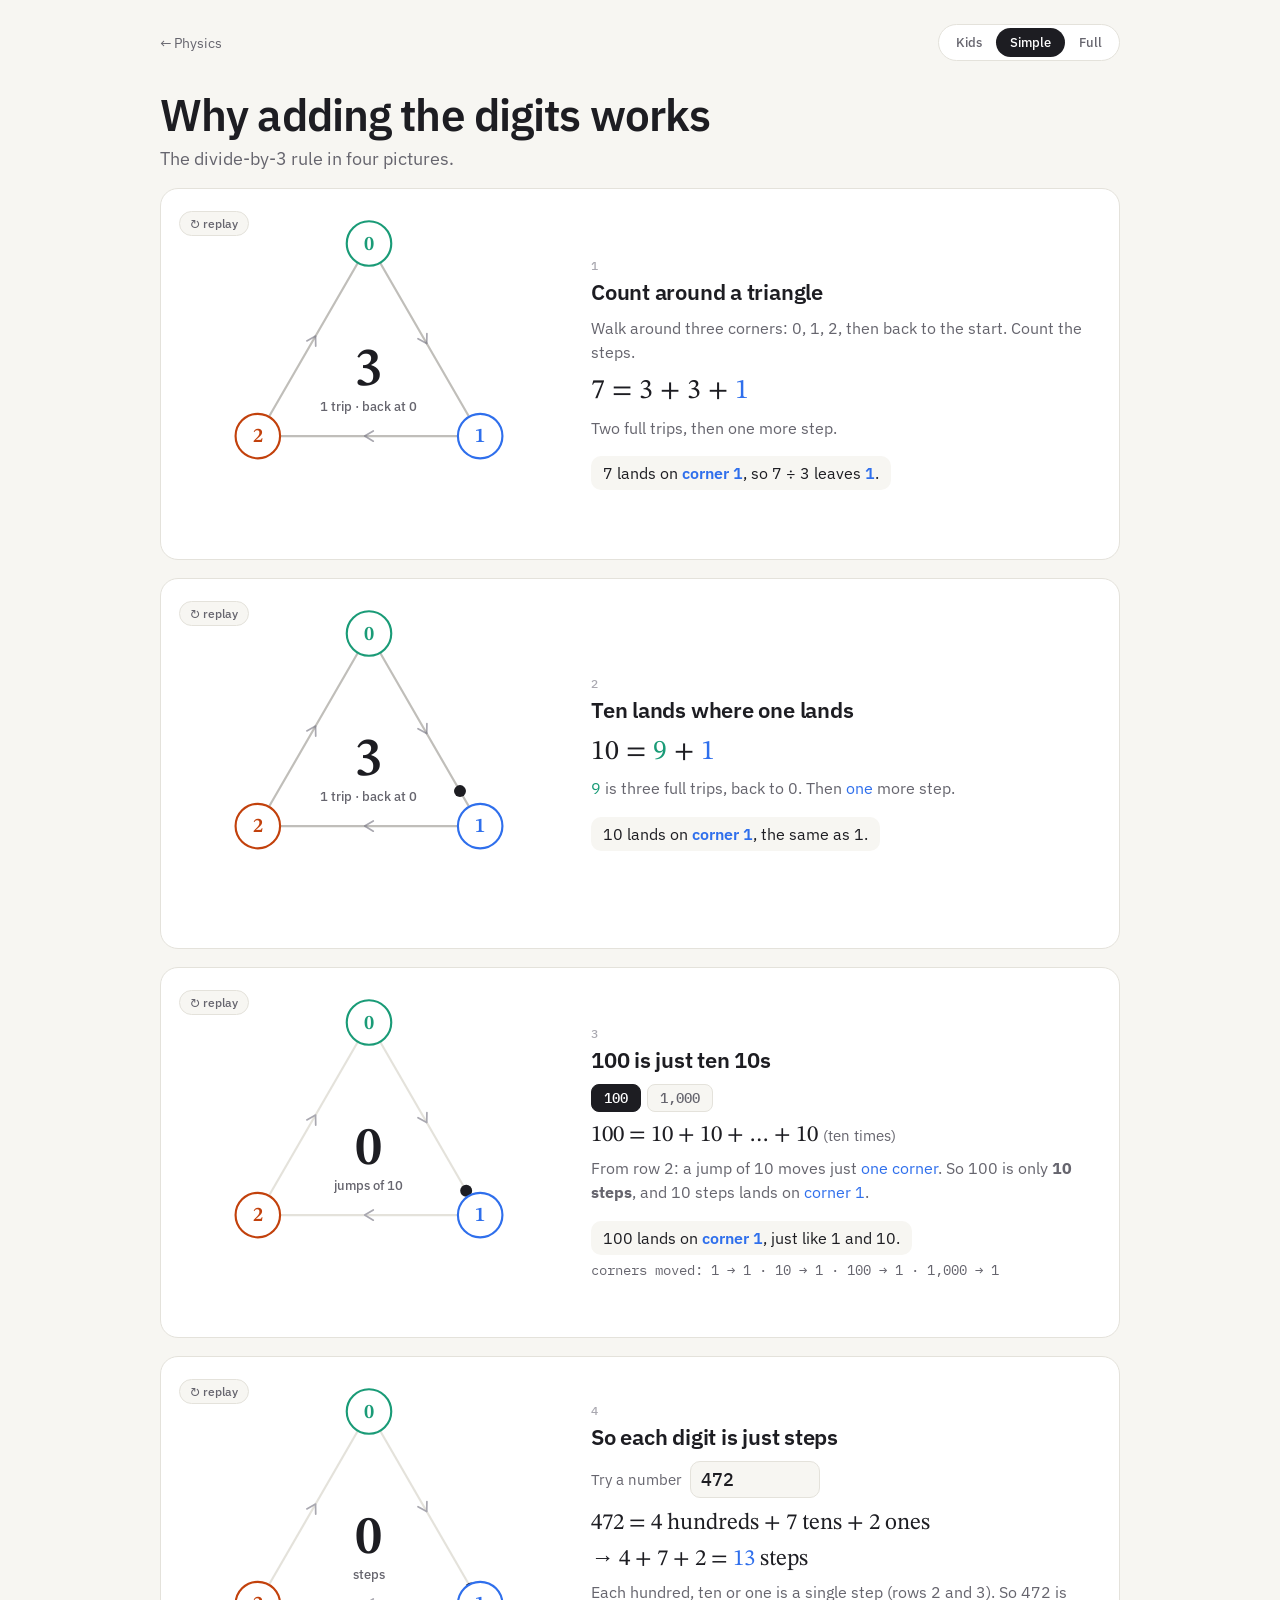
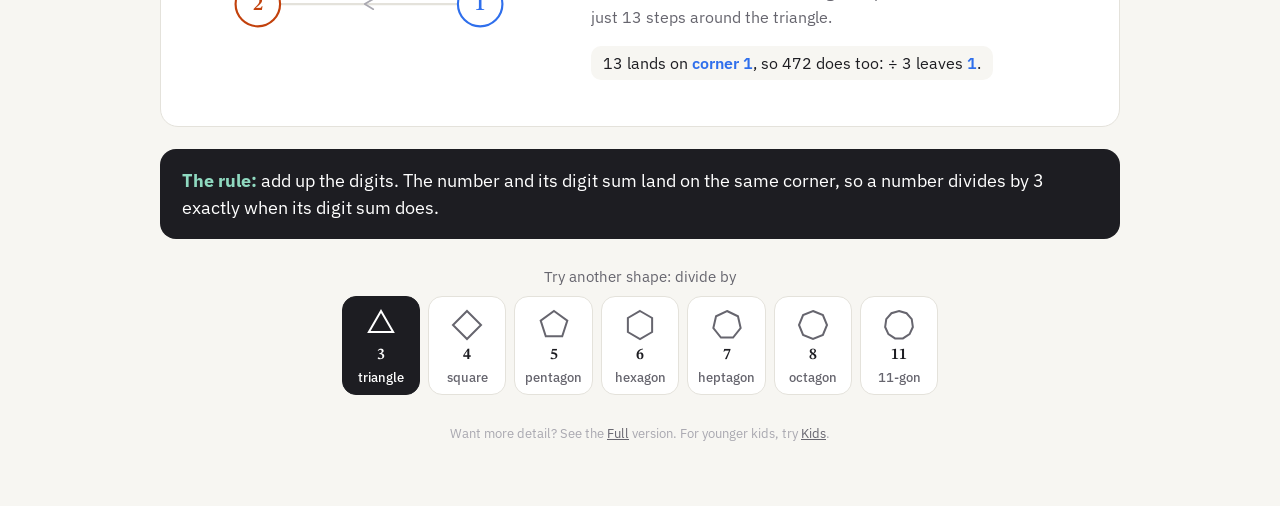
<file: numbers/simple/index.html>
<!DOCTYPE html>
<html lang="en">
<head>
<meta charset="UTF-8">
<meta name="viewport" content="width=device-width, initial-scale=1.0">
<title>Why Adding Digits Works</title>
<meta name="description" content="The divisibility rule for 3 in four pictures: numbers around a triangle, side by side with the math.">
<link rel="preconnect" href="https://fonts.googleapis.com">
<link rel="preconnect" href="https://fonts.gstatic.com" crossorigin>
<link href="https://fonts.googleapis.com/css2?family=IBM+Plex+Sans:wght@400;500;600&family=IBM+Plex+Mono:wght@400;500&family=STIX+Two+Text:wght@400;600&display=swap" rel="stylesheet">
<style>
:root {
  --bg: #f7f6f2;
  --card: #ffffff;
  --ink: #1d1d22;
  --soft: #66656e;
  --faint: #a9a8b0;
  --line: #e4e2db;
  --c0: #1a9b77;   /* corner 0 */
  --c1: #2f6fec;   /* corner 1 */
  --c2: #c2410c;   /* corner 2 */
  --math: 'STIX Two Text', Georgia, serif;
  --mono: 'IBM Plex Mono', ui-monospace, monospace;
}
*, *::before, *::after { box-sizing: border-box; margin: 0; padding: 0; }
html, body { background: var(--bg); color: var(--ink); font-family: 'IBM Plex Sans', system-ui, sans-serif; min-height: 100%; }
.page { max-width: 1000px; margin: 0 auto; padding: 24px 20px 64px; }

.top { display: flex; align-items: center; justify-content: space-between; gap: 12px; margin-bottom: 30px; }
.back { color: var(--soft); text-decoration: none; font-size: 14px; }
.back:hover { color: var(--ink); }
.mode { display: inline-flex; padding: 3px; border-radius: 999px; background: var(--card); border: 1px solid var(--line); }
.mode a { font: 500 13px 'IBM Plex Sans', sans-serif; text-decoration: none; color: var(--soft); padding: 6px 14px; border-radius: 999px; }
.mode a.on { background: var(--ink); color: #fff; }
.mode a:not(.on):hover { color: var(--ink); }

h1 { font-size: clamp(30px, 5vw, 44px); font-weight: 600; letter-spacing: -0.02em; line-height: 1.1; }
.sub { color: var(--soft); font-size: 18px; margin-top: 8px; }

.row { display: grid; grid-template-columns: 380px 1fr; gap: 32px; align-items: center; background: var(--card); border: 1px solid var(--line); border-radius: 18px; padding: 22px 28px 22px 18px; margin-top: 18px; }
.pic { position: relative; }
.pic svg { width: 100%; display: block; }
.replay { position: absolute; left: 0; top: 0; font: 500 12px 'IBM Plex Sans', sans-serif; color: var(--soft); background: var(--bg); border: 1px solid var(--line); border-radius: 999px; padding: 4px 10px; cursor: pointer; }
.replay:hover { color: var(--ink); }
.num { font: 500 12px var(--mono); color: var(--faint); letter-spacing: .12em; }
h2 { font-size: 22px; font-weight: 600; margin: 4px 0 10px; letter-spacing: -0.01em; }
.eq { font-family: var(--math); font-size: 28px; line-height: 1.3; margin: 6px 0; }
.eq.small { font-size: 23px; }
.why { color: var(--soft); font-size: 16px; line-height: 1.55; margin: 2px 0 8px; }
.res { display: inline-block; margin-top: 8px; font-size: 16px; padding: 7px 12px; border-radius: 10px; background: var(--bg); }
.res b { font-weight: 600; }
.try { display: flex; align-items: center; gap: 8px; margin-bottom: 10px; color: var(--soft); font-size: 15px; }
.try input { font: 500 18px var(--mono); width: 130px; padding: 6px 10px; border: 1px solid var(--line); border-radius: 10px; background: var(--bg); color: var(--ink); }
.picks { display: flex; gap: 6px; margin: 2px 0 8px; }
.pk { font: 500 14px var(--mono); color: var(--soft); background: var(--bg); border: 1px solid var(--line); border-radius: 8px; padding: 4px 12px; cursor: pointer; }
.pk.sel { color: #fff; background: var(--ink); border-color: var(--ink); }
.eq .why { font-family: 'IBM Plex Sans', sans-serif; font-size: 15px; }
.rule { margin-top: 22px; padding: 18px 22px; border-radius: 16px; background: var(--ink); color: #fff; font-size: 18px; line-height: 1.5; }
.rule b { color: #8fd9c0; }
.foot { margin-top: 30px; text-align: center; color: var(--faint); font-size: 13px; }
.foot a { color: var(--soft); }

.shapes { margin-top: 28px; text-align: center; }
.shapes-lab { color: var(--soft); font-size: 15px; margin-bottom: 10px; }
.shapes-row { display: flex; flex-wrap: wrap; justify-content: center; gap: 8px; }
.shp { display: inline-flex; flex-direction: column; align-items: center; gap: 4px; min-width: 78px; padding: 10px 10px 8px; border-radius: 14px; border: 1px solid var(--line); background: var(--card); color: var(--soft); font: 500 13px 'IBM Plex Sans', sans-serif; cursor: pointer; transition: border-color .15s, color .15s; }
.shp svg { width: 34px; height: 34px; }
.shp svg polygon { fill: none; stroke: currentColor; stroke-width: 2; }
.shp b { font: 600 16px var(--math); color: var(--ink); }
.shp:hover { border-color: var(--faint); color: var(--ink); }
.shp.sel { border-color: var(--ink); background: var(--ink); color: #fff; }
.shp.sel b { color: #fff; }
.places { font: 400 14px var(--mono); color: var(--soft); margin-top: 6px; }

/* SVG */
.edge { stroke: var(--line); stroke-width: 2.5; }
.chev { fill: none; stroke: var(--faint); stroke-width: 2; stroke-linecap: round; stroke-linejoin: round; }
.cn circle { fill: #fff; stroke-width: 2.5; }
.cn text { font: 600 24px var(--math); text-anchor: middle; dominant-baseline: central; }
.dot { fill: var(--ink); }
.big { font: 600 64px var(--math); fill: var(--ink); text-anchor: middle; dominant-baseline: central; }
.biglab { font: 500 15px 'IBM Plex Sans', sans-serif; fill: var(--soft); text-anchor: middle; dominant-baseline: central; }
.trail { fill: none; stroke: var(--ink); stroke-width: 2.5; opacity: .18; stroke-linecap: round; }

@media (max-width: 760px) {
  .row { grid-template-columns: 1fr; gap: 6px; padding: 16px; }
  .pic { max-width: 330px; width: 100%; margin: 0 auto; }
  .eq { font-size: 24px; } .eq.small { font-size: 20px; }
  .top { margin-bottom: 20px; }
}
@media (max-width: 400px) { .mode a { padding: 6px 10px; } }
</style>
</head>
<body>
<div class="page">
  <div class="top">
    <a class="back" href="/">← Physics</a>
    <nav class="mode" aria-label="Version"><a href="/numbers/kids/">Kids</a><a href="/numbers/simple/" class="on" aria-current="page">Simple</a><a href="/numbers/">Full</a></nav>
  </div>
  <h1 id="title">Why adding the digits works</h1>
  <p class="sub" id="subtitle">The divide-by-3 rule in four pictures.</p>

  <section class="row">
    <div class="pic"><svg id="p1" viewBox="8 22 444 380"></svg><button class="replay" data-p="0">↻ replay</button></div>
    <div><div class="num">1</div><div id="t1"></div></div>
  </section>

  <section class="row">
    <div class="pic"><svg id="p2" viewBox="8 22 444 380"></svg><button class="replay" data-p="1">↻ replay</button></div>
    <div><div class="num">2</div><div id="t2"></div></div>
  </section>

  <section class="row">
    <div class="pic"><svg id="p3" viewBox="8 22 444 380"></svg><button class="replay" data-p="2">↻ replay</button></div>
    <div>
      <div class="num">3</div>
      <h2 id="h3"></h2>
      <div class="picks" id="picks3"></div>
      <div id="t3"></div>
    </div>
  </section>

  <section class="row">
    <div class="pic"><svg id="p4" viewBox="8 22 444 380"></svg><button class="replay" data-p="3">↻ replay</button></div>
    <div>
      <div class="num">4</div>
      <h2 id="h4">So each digit is just steps</h2>
      <label class="try">Try a number <input id="n" inputmode="numeric" value="472" maxlength="6" aria-label="number"></label>
      <div id="t4"></div>
    </div>
  </section>

  <div class="rule" id="rule"></div>

  <div class="shapes">
    <div class="shapes-lab">Try another shape: divide by</div>
    <div class="shapes-row" id="shapes"></div>
  </div>

  <div class="foot">Want more detail? See the <a href="/numbers/">Full</a> version. For younger kids, try <a href="/numbers/kids/">Kids</a>.</div>
</div>

<script>
(() => {
'use strict';
const NS = 'http://www.w3.org/2000/svg';
const COL = ['#1a9b77', '#2f6fec', '#c2410c', '#7c3aed', '#b45309', '#db2777', '#0e7490', '#4d7c0f', '#9333ea', '#0369a1', '#be123c'];
const SHAPE = { 3: 'triangle', 4: 'square', 5: 'pentagon', 6: 'hexagon', 7: 'heptagon', 8: 'octagon', 11: '11-gon' };
const A = k => (k === 8 || k === 11 ? 'an ' : 'a ') + SHAPE[k];
const WORD = ['zero', 'one', 'two', 'three', 'four', 'five', 'six', 'seven', 'eight', 'nine', 'ten'];
const RULE = {
  3: '<b>The rule:</b> add up the digits. The number and its digit sum land on the same corner, so a number divides by 3 exactly when its digit sum does.',
  4: '<b>The rule:</b> 100 is whole trips around the square, so everything from the hundreds up lands back at 0. Only the <b>last two digits</b> matter: a number divides by 4 exactly when its last two digits do.',
  5: '<b>The rule:</b> 10 is whole trips around the pentagon, so every ten, hundred and thousand lands back at 0. Only the <b>last digit</b> matters: a number divides by 5 exactly when it ends in 0 or 5.',
  6: '<b>The rule:</b> every ten, hundred and thousand moves 4 corners around the hexagon. So the steps are the <b>last digit + 4 × the other digits</b>. (Shortcut: a number divides by 6 when it is even and divides by 3.)',
  7: '<b>The rule:</b> chop off the last digit, <b>double it, and subtract</b> it from the rest. Repeat until the number is small. The original divides by 7 exactly when the small one does. (Or <b>add 5 ×</b> the last digit instead: on a heptagon, 5 steps forward land where 2 steps back do.)',
  8: '<b>The rule:</b> 1000 is whole trips around the octagon, so everything from the thousands up lands back at 0. Only the <b>last three digits</b> matter: a number divides by 8 exactly when its last three digits do.',
  11: '<b>The rule:</b> 10 is one step <b>short</b> of a full trip, so a jump of 10 is one step <b>back</b>, and 100 is one step forward again. Going right to left: <b>add, subtract, add, subtract</b> the digits. A number divides by 11 exactly when that alternating sum does.'
};
const C = { x: 230, y: 210 }, R = 150;
const reduced = matchMedia('(prefers-reduced-motion: reduce)').matches;
let m = 3, P = [];
const $ = id => document.getElementById(id);
const fmt = n => n.toLocaleString('en-US');
const s_ = (n, w) => `${n} ${w}${n === 1 ? '' : 's'}`;
const ck = (k, txt) => `<span style="color:${COL[k]}">${txt}</span>`;
const cb = (k, txt) => `<b style="color:${COL[k]}">${txt}</b>`;
const corner = k => cb(k, 'corner ' + k);
const trips = (steps) => { const q = Math.floor(steps / m), r = steps % m; return q === 0 ? `less than 1 trip` : `${s_(q, 'trip')}${r ? ` + ${r}` : ' · back at 0'}`; };
function el(tag, a, p) { const e = document.createElementNS(NS, tag); for (const k in a) e.setAttribute(k, a[k]); if (p) p.appendChild(e); return e; }
const ease = t => t < .5 ? 2 * t * t : 1 - (-2 * t + 2) ** 2 / 2;
const corners = n => Array.from({ length: n }, (_, k) => { const a = (-90 + 360 * k / n) * Math.PI / 180; return { x: C.x + R * Math.cos(a), y: C.y + R * Math.sin(a) }; });

// One shape picture with a walking dot and a big counter in the middle.
function board(svg) {
  svg.replaceChildren();
  for (let k = 0; k < m; k++) {
    const a = P[k], b = P[(k + 1) % m];
    el('line', { x1: a.x, y1: a.y, x2: b.x, y2: b.y, class: 'edge' }, svg);
    const mx = (a.x + b.x) / 2, my = (a.y + b.y) / 2, L = Math.hypot(b.x - a.x, b.y - a.y), dx = (b.x - a.x) / L, dy = (b.y - a.y) / L;
    el('path', { class: 'chev', d: `M${mx - dx * 5 - dy * 6},${my - dy * 5 + dx * 6} L${mx + dx * 5},${my + dy * 5} L${mx - dx * 5 + dy * 6},${my - dy * 5 - dx * 6}` }, svg);
  }
  const trail = el('g', {}, svg);
  // The dot travels under the corner circles; the corner it rests on fills with its colour.
  const dot = el('circle', { r: 7, class: 'dot', cx: P[0].x, cy: P[0].y }, svg);
  const cns = P.map((p, k) => {
    const g = el('g', { class: 'cn' }, svg);
    return { c: el('circle', { cx: p.x, cy: p.y, r: 26, stroke: COL[k] }, g), t: Object.assign(el('text', { x: p.x, y: p.y + 1, fill: COL[k] }, g), { textContent: k }) };
  });
  const big = el('text', { x: C.x, y: C.y - 2, class: 'big' }, svg);
  const lab = el('text', { x: C.x, y: C.y + 40, class: 'biglab' }, svg);
  const b = { trail, dot, big, lab, cns, tok: 0 };
  here(b, 0);
  return b;
}
function here(b, k) {
  b.cns.forEach((x, j) => { x.c.style.fill = j === k ? COL[j] : '#fff'; x.t.setAttribute('fill', j === k ? '#fff' : COL[j]); });
}
function setCount(b, n, label) { b.big.textContent = n; b.lab.textContent = label; }
// Play a list of moves; each move goes that many corners (negative = backwards, 0 = stays put).
function walk(b, moves, ms, onMove) {
  const tok = ++b.tok;
  b.trail.replaceChildren();
  b.dot.setAttribute('cx', P[0].x); b.dot.setAttribute('cy', P[0].y); b.dot.setAttribute('r', 7);
  here(b, 0);
  if (reduced) ms = 1;
  let pos = 0, i = 0;
  const next = () => {
    if (tok !== b.tok || i >= moves.length) return;
    const w = moves[i], start = pos, t0 = performance.now(), dir = w < 0 ? -1 : 1, aw = Math.abs(w);
    const dur = w === 0 ? ms : ms * (1 + (aw - 1) * 0.3);
    if (w !== 0) here(b, -1);
    const f = now => {
      if (tok !== b.tok) return;
      const t = Math.min(1, (now - t0) / dur);
      if (w === 0) b.cns[start].c.setAttribute('r', 26 * (1 + 0.18 * Math.sin(Math.PI * t)));
      else {
        const p = ease(t) * aw, seg = Math.min(Math.floor(p), aw - 1), fr = p - seg;
        const a = P[((start + dir * seg) % m + m) % m], c = P[((start + dir * (seg + 1)) % m + m) % m];
        b.dot.setAttribute('cx', a.x + (c.x - a.x) * fr); b.dot.setAttribute('cy', a.y + (c.y - a.y) * fr);
      }
      if (t < 1) return requestAnimationFrame(f);
      b.cns[start].c.setAttribute('r', 26);
      for (let s = 0; s < aw; s++) { const a = P[((start + dir * s) % m + m) % m], c = P[((start + dir * (s + 1)) % m + m) % m]; el('line', { x1: a.x, y1: a.y, x2: c.x, y2: c.y, class: 'trail' }, b.trail); }
      pos = ((start + w) % m + m) % m; i++;
      here(b, pos);
      if (onMove) onMove(i, pos);
      setTimeout(next, moves.length > 24 ? 30 : 70);
    };
    requestAnimationFrame(f);
  };
  setTimeout(next, 250);
}
const boards = [];
const drawn = w => (m === 11 && w === 10 ? -1 : w);

/* 1 · count 2m+1 steps: two trips and one more */
function play1() {
  const b = boards[0], n = 2 * m + 1;
  setCount(b, '0', 'steps');
  walk(b, Array(n).fill(1), 420 - m * 25, i => setCount(b, i, i === n ? '2 trips + 1 step' : i % m === 0 ? `${s_(i / m, 'trip')} · back at 0` : s_(i, 'step').replace(/^\d+ /, '')));
}
function text1() {
  const n = 2 * m + 1, list = Array.from({ length: m }, (_, k) => k).join(', ');
  $('t1').innerHTML = `
    <h2>Count around ${A(m)}</h2>
    <p class="why">Walk around ${WORD[m]} corners: ${list}, then back to the start. Count the steps.</p>
    <div class="eq">${n} = ${m} + ${m} + ${ck(1, '1')}</div>
    <p class="why">Two full trips, then one more step.</p>
    <div class="res">${n} lands on ${corner(1)}, so ${n} ÷ ${m} leaves ${cb(1, 1)}.</div>`;
}

/* 2 · ten steps (for 7: fifty steps) */
function play2() {
  const b = boards[1];
  if (m === 7) {
    // 50 = seven full trips (shown one trip per move) + 1 step.
    setCount(b, '0', 'steps');
    return walk(b, [...Array(7).fill(7), 1], 300, i => setCount(b, i === 8 ? 50 : i * 7, i === 8 ? '7 trips + 1 step' : `${s_(i, 'trip')} · back at 0`));
  }
  setCount(b, '0', 'steps');
  walk(b, Array(10).fill(1), 360 - m * 20, i => setCount(b, i, i === 10 ? (m === 11 ? '10 steps · one short of home' : `10 steps = ${trips(10)}`) : i % m === 0 ? `${s_(i / m, 'trip')} · back at 0` : s_(i, 'step').replace(/^\d+ /, '')));
}
function text2() {
  const q = Math.floor(10 / m), r = 10 % m;
  const h = r === 1 ? 'Ten lands where one lands' : r === 0 ? 'Ten is whole trips' : `Ten lands on corner ${r}`;
  if (m === 7) {
    $('t2').innerHTML = `<h2>Fifty lands where one lands</h2>
      <div class="eq">50 = ${ck(0, '49')} + ${ck(1, '1')}</div>
      <p class="why">${ck(0, '49')} = 7 × 7 is seven full trips, back to 0. Then ${ck(1, 'one')} more step.</p>
      <div class="res">50 lands on ${corner(1)}: on a heptagon, <b>five tens</b> are worth just one step.</div>`;
    return;
  }
  if (m === 11) {
    $('t2').innerHTML = `<h2>Ten is one step short of a trip</h2>
      <div class="eq">10 = 11 − ${ck(1, '1')}</div>
      <p class="why">Ten steps take you to corner 10, one corner before home. So a jump of 10 ends up ${ck(1, 'one step backwards')}.</p>
      <div class="res">10 lands on ${corner(10)}: the same as stepping 1 back from 0.</div>`;
    return;
  }
  const eq = m === 3 ? `10 = ${ck(0, '9')} + ${ck(1, '1')}` : `10 = ${Array(q).fill(m).join(' + ')}${r ? ` + ${ck(r, r)}` : ''}`;
  const why = m === 3 ? `${ck(0, '9')} is three full trips, back to 0. Then ${ck(1, 'one')} more step.`
    : `${q === 1 ? 'One full trip' : WORD[q][0].toUpperCase() + WORD[q].slice(1) + ' full trips'}${r ? `, then ${ck(r, WORD[r])} more step${r === 1 ? '' : 's'}.` : `, and you're back at ${ck(0, '0')}.`}`;
  const res = r === 0 ? `10 lands back on ${corner(0)}: on ${A(m)}, a jump of 10 doesn't move you at all.`
    : r === 1 ? `10 lands on ${corner(1)}, the same as 1.`
    : `10 lands on ${corner(r)}: every jump of 10 moves ${r} corners.`;
  $('t2').innerHTML = `<h2>${h}</h2><div class="eq">${eq}</div><p class="why">${why}</p><div class="res">${res}</div>`;
}

/* 3 · 100 is ten 10s (and 1000 is ten 100s) */
let v3 = 100;
function picks3() {
  const vals = m === 7 ? [63, 64] : [100, 1000];
  if (!vals.includes(v3)) v3 = vals[0];
  $('picks3').innerHTML = vals.map(v => `<button class="pk${v === v3 ? ' sel' : ''}" data-v="${v}">${fmt(v)}</button>`).join('');
}
$('picks3').addEventListener('click', e => {
  const btn = e.target.closest('.pk'); if (!btn) return;
  v3 = +btn.dataset.v; picks3(); step3();
});
// 7 · row 3: 5 × N turns each ten into a 50 (one step), so 5 × N is (rest + 5 × last) steps.
function seven3() {
  const N = v3, a = Math.floor(N / 10), d = N % 10, S = a + 5 * d, land = S % 7;
  $('h3').textContent = 'Multiply by 5: every ten becomes one step';
  $('t3').innerHTML = `<div class="eq small">5 × ${N} = ${a} × ${ck(1, '50')} + ${d} × 5</div>
    <div class="eq small">→ ${a} × ${ck(1, '1')} + ${d} × 5 = ${ck(land, S)} steps</div>
    <p class="why">Every 50 is one step (row 2), so 5 × ${N} is only ${a} + ${5 * d} = <b>${S} steps</b> = ${trips(S)}.</p>
    <p class="why">Multiplying by 5 is fair: 5 and 7 share no factor, so 5 × ${N} lands on 0 exactly when ${N} does.</p>
    <div class="res">${land === 0 ? `Back at ${corner(0)}, so ${cb(0, `${N} divides by 7`)}.` : `${S} lands on ${corner(land)}, not 0, so ${N} <b>doesn't</b> divide by 7.`}</div>`;
  const b = boards[2];
  let val = 0, steps = 0;
  setCount(b, '0', `5 × ${N}`);
  const moves = [...Array(a).fill(1), ...Array(d).fill(5)];
  walk(b, moves, 260, i => {
    const fifty = i <= a; val += fifty ? 50 : 5; steps += fifty ? 1 : 5;
    setCount(b, fmt(val), i === moves.length ? `${s_(S, 'step')} = ${trips(S)}` : fifty ? `jump of 50 · ${s_(steps, 'step')}` : `jump of 5 · ${s_(steps, 'step')}`);
  });
}
function step3() {
  if (m === 7) return seven3();
  const J = v3 / 10, w = J % m, total = 10 * w, land = v3 % m;
  const from = J === 10 ? 'From row 2' : 'From the 100 button';
  $('h3').textContent = `${fmt(v3)} is just ten ${fmt(J)}s`;
  const why = w === 0 ? `${from}: a jump of ${fmt(J)} moves ${ck(0, '0 corners')}. Ten jumps that go nowhere still go nowhere.`
    : w === 1 ? `${from}: a jump of ${fmt(J)} moves just ${ck(1, 'one corner')}. So ${fmt(v3)} is only <b>10 steps</b>, and 10 steps lands on ${ck(land, 'corner ' + land)}.`
    : `${from}: a jump of ${fmt(J)} moves ${ck(w, w + ' corners')}${m === 11 && w === 10 ? ' (one step back)' : ''}. So ${fmt(v3)} is 10 × ${w} = <b>${total} steps</b> = ${trips(total)}.${m === 11 ? ` Ten steps back is one full trip back plus one more: ${ck(land, 'corner ' + land)}.` : ''}`;
  const res = land === 0 ? `${fmt(v3)} lands back on ${corner(0)}, so it vanishes from the count!`
    : land === 1 && m === 3 ? `${fmt(v3)} lands on ${corner(1)}, just like 1 and 10.`
    : `${fmt(v3)} lands on ${corner(land)}.`;
  const places = [1, 10, 100, 1000].map(p => `${fmt(p)} → ${p % m}`).join(' · ');
  $('t3').innerHTML = `<div class="eq small">${fmt(v3)} = ${fmt(J)} + ${fmt(J)} + … + ${fmt(J)} <span class="why">(ten times)</span></div>
    <p class="why">${why}</p><div class="res">${res}</div>
    <div class="places">corners moved: ${places}</div>`;
  const b = boards[2];
  setCount(b, '0', `jumps of ${fmt(J)}`);
  const d = drawn(w);
  walk(b, Array(10).fill(d), w === 0 ? 260 : Math.max(160, 380 - m * 20), (i, pos) => {
    const end = w === 0 ? "didn't move · still at 0" : d < 0 ? `10 steps back · corner ${pos}` : `${total} steps = ${trips(total)}`;
    setCount(b, fmt(i * J), i === 10 ? end : d < 0 ? `jump of ${fmt(J)} · 1 step back` : `jump of ${fmt(J)} · moves ${w}`);
  });
}

/* 4 · any number: each digit moves (digit × corners for its place) */
// For 11: a 10-move is one step back, so the digits alternate + and − from the right.
function alt11(ds) {
  const n = ds.length;
  const terms = ds.map((d, i) => ({ d, sign: (n - 1 - i) % 2 ? -1 : 1 }));
  const alt = terms.reduce((a, t) => a + t.sign * t.d, 0), land = ((alt % 11) + 11) % 11;
  const expr = terms.map((t, i) => (i === 0 ? (t.sign < 0 ? '−' : '') : t.sign < 0 ? ' − ' : ' + ') + t.d).join('');
  const back = alt < 0 ? ` (${-alt} back from 0 is ${ck(land, 'corner ' + land)})` : alt >= 11 ? ` = ${ck(land, 'corner ' + land)} after whole trips` : '';
  return `<p class="why">Shortcut: count each 10-move as one step back. <span style="font-family:var(--math);font-size:20px;color:var(--ink)">${expr} = ${alt < 0 ? '−' + -alt : alt}</span>${back}.</p>`;
}
const input = $('n');
const PLACE = ['ones', 'tens', 'hundreds', 'thousands', 'ten-thousands', 'hundred-thousands'];
// 7 · row 4: rest − 2 × last, repeated until two digits; then walk the small number.
function seven4(N) {
  const lines = [];
  let x = N;
  while (x > 99) {
    const a = Math.floor(x / 10), d = x % 10, y = a - 2 * d;
    lines.push(`<div class="eq small">${fmt(x)} → ${fmt(a)} − 2×${d} = ${y < 0 ? '−' + fmt(-y) : fmt(y)}</div>`);
    x = y;
  }
  const land = ((x % 7) + 7) % 7, ok = land === 0;
  $('h4').textContent = 'The shortcut: chop, double, subtract';
  $('t4').innerHTML = `${lines.join('') || `<div class="eq small">${fmt(N)} is already small</div>`}
    <p class="why">Adding 5 × the last digit works (row 3). Subtracting 2 × it lands on the same corner, because 5 steps forward and 2 steps back meet (5 + 2 = 7). Subtracting keeps the numbers small.</p>
    <div class="res">${x < 0 ? `${-x} steps back` : `${s_(x, 'step')}`} land${x === 1 || x === -1 ? 's' : ''} on ${corner(land)}, so ${ok ? cb(0, `${fmt(N)} divides by 7`) + '.' : `${fmt(N)} <b>doesn't</b> divide by 7.`}</div>
    <p class="why" style="font-size:14px">This trick answers yes or no. The corner it lands on isn't the remainder of ${fmt(N)}.</p>`;
  // Walk it: whole trips as one lap each, then the leftover steps (backwards if negative).
  const b = boards[3], k = Math.abs(x), dir = x < 0 ? -1 : 1, laps = Math.floor(k / 7);
  const moves = [...Array(laps).fill(7 * dir), ...Array(k % 7).fill(dir)];
  let done = 0;
  setCount(b, '0', 'steps');
  walk(b, moves, laps > 6 ? 110 : 240, i => {
    done += Math.abs(moves[i - 1]);
    const last = i === moves.length;
    setCount(b, x < 0 ? '−' + done : done, last ? (ok ? trips(k) : `corner ${land} · not 0`) : i <= laps ? `${s_(i, 'trip')}${x < 0 ? ' back' : ''}` : x < 0 ? `${done} back` : s_(done, 'step'));
  });
  if (k === 0) setCount(b, '0', 'still at 0');
}
function step4() {
  if (m === 7) return seven4(+(input.value.replace(/\D/g, '').replace(/^0+(?=\d)/, '') || '0').slice(0, 6));
  $('h4').textContent = 'So each digit is just steps';
  const s = (input.value.replace(/\D/g, '').replace(/^0+(?=\d)/, '') || '0').slice(0, 6);
  const ds = s.split('').map(Number), n = ds.length, N = +s, r = N % m;
  const wt = k => 10 ** k % m;
  const S = ds.reduce((a, d, i) => a + d * wt(n - 1 - i), 0);
  const parts = ds.map((d, i) => `${d} ${PLACE[n - 1 - i].replace(/s$/, d === 1 ? '' : 's')}`).filter((_, i) => ds[i] !== 0);
  const sumLine = m === 3 ? ds.join(' + ') : ds.map((d, i) => `${d}×${wt(n - 1 - i)}`).join(' + ');
  const why = m === 3 ? `Each hundred, ten or one is a single step (rows 2 and 3). So ${fmt(N)} is just ${S} steps around the triangle.`
    : `Each one moves 1 corner, each ten ${wt(1)}, each hundred ${wt(2)}${n > 3 ? `, each thousand ${wt(3)}` : ''} (rows 2 and 3). So ${fmt(N)} is just ${S} steps around the ${SHAPE[m]}.`;
  $('t4').innerHTML = `<div class="eq small">${fmt(N)} = ${parts.join(' + ') || '0'}</div>
    <div class="eq small">→ ${sumLine} = ${ck(S % m, S)} steps</div>
    <p class="why">${why}</p>${m === 11 ? alt11(ds) : ''}
    <div class="res">${S} lands on ${corner(S % m)}, so ${fmt(N)} does too: ${r === 0 ? cb(0, `it divides by ${m}`) + '.' : `÷ ${m} leaves ${cb(r, r)}.`}</div>`;
  // One move per unit of each digit, biggest place first; a move goes (place value mod m) corners.
  const jumps = ds.flatMap((d, i) => Array(d).fill(n - 1 - i));
  const b = boards[3], net = jumps.reduce((a, k) => a + drawn(wt(k)), 0);
  const done = () => S === 0 ? 'no steps · still at 0' : m === 11 ? `net ${net < 0 ? '−' + -net : net} · corner ${r}` : `${s_(S, 'step')} = ${trips(S)}`;
  let val = 0, steps = 0;
  setCount(b, '0', jumps.length ? 'steps' : done());
  walk(b, jumps.map(k => drawn(wt(k))), Math.max(90, Math.min(300, 4000 / Math.max(jumps.length, 1))), i => {
    const k = jumps[i - 1]; val += 10 ** k; steps += drawn(wt(k));
    const run = m === 11 ? `net ${steps < 0 ? '−' + -steps : steps}` : s_(steps, 'step');
    setCount(b, fmt(val), i === jumps.length ? done() : `jump of ${fmt(10 ** k)} · ${run}`);
  });
}
input.addEventListener('input', step4);

/* Shape picker + scroll-triggered playback */
const plays = [play1, play2, step3, step4];
document.querySelectorAll('.replay').forEach(btn => btn.addEventListener('click', () => plays[+btn.dataset.p]()));
const svgs = [...document.querySelectorAll('.pic svg')];
let seen = new Set();
const io = new IntersectionObserver(es => es.forEach(e => {
  const i = svgs.indexOf(e.target);
  if (e.isIntersecting && !seen.has(i)) { seen.add(i); plays[i](); }
}), { threshold: 0.5 });

function poly(n, size) {
  return Array.from({ length: n }, (_, k) => { const a = (-90 + 360 * k / n) * Math.PI / 180; return `${17 + size * Math.cos(a)},${18 + size * Math.sin(a)}`; }).join(' ');
}
$('shapes').innerHTML = [3, 4, 5, 6, 7, 8, 11].map(k => `<button class="shp" data-m="${k}"><svg viewBox="0 0 34 34"><polygon points="${poly(k, 14)}"/></svg><b>${k}</b>${SHAPE[k]}</button>`).join('');
document.querySelectorAll('.shp').forEach(btn => btn.addEventListener('click', () => {
  setShape(+btn.dataset.m);
  window.scrollTo({ top: 0, behavior: reduced ? 'auto' : 'smooth' });
}));

function setShape(k) {
  m = SHAPE[k] ? k : 3;
  P = corners(m);
  document.querySelectorAll('.shp').forEach(b => b.classList.toggle('sel', +b.dataset.m === m));
  $('title').textContent = m === 3 ? 'Why adding the digits works' : `Dividing by ${m}: walk ${A(m)}`;
  $('subtitle').textContent = m === 7 ? 'The divide-by-7 trick (×5 or −2×) in four pictures.' : `The divide-by-${m} rule in four pictures.`;
  picks3();
  document.title = m === 3 ? 'Why Adding Digits Works' : `Dividing by ${m}`;
  $('rule').innerHTML = RULE[m];
  svgs.forEach((svg, i) => { if (boards[i]) boards[i].tok++; boards[i] = board(svg); });
  svgs.forEach(svg => svg.setAttribute('aria-label', `${A(m)} with corners 0 to ${m - 1}`));
  text1(); text2();
  // Fill rows 3 and 4 text now; their pictures play when scrolled into view.
  step3(); step4();
  boards[2].tok++; boards[3].tok++;
  setCount(boards[2], '0', ''); setCount(boards[3], '0', '');
  try { history.replaceState(null, '', m === 3 ? location.pathname : '#' + m); } catch (_) {}
  seen = new Set(); io.disconnect(); svgs.forEach(s => io.observe(s));
}
const h = parseInt(location.hash.slice(1), 10);
setShape(SHAPE[h] ? h : 3);
})();
</script>
</body>
</html>
</file>
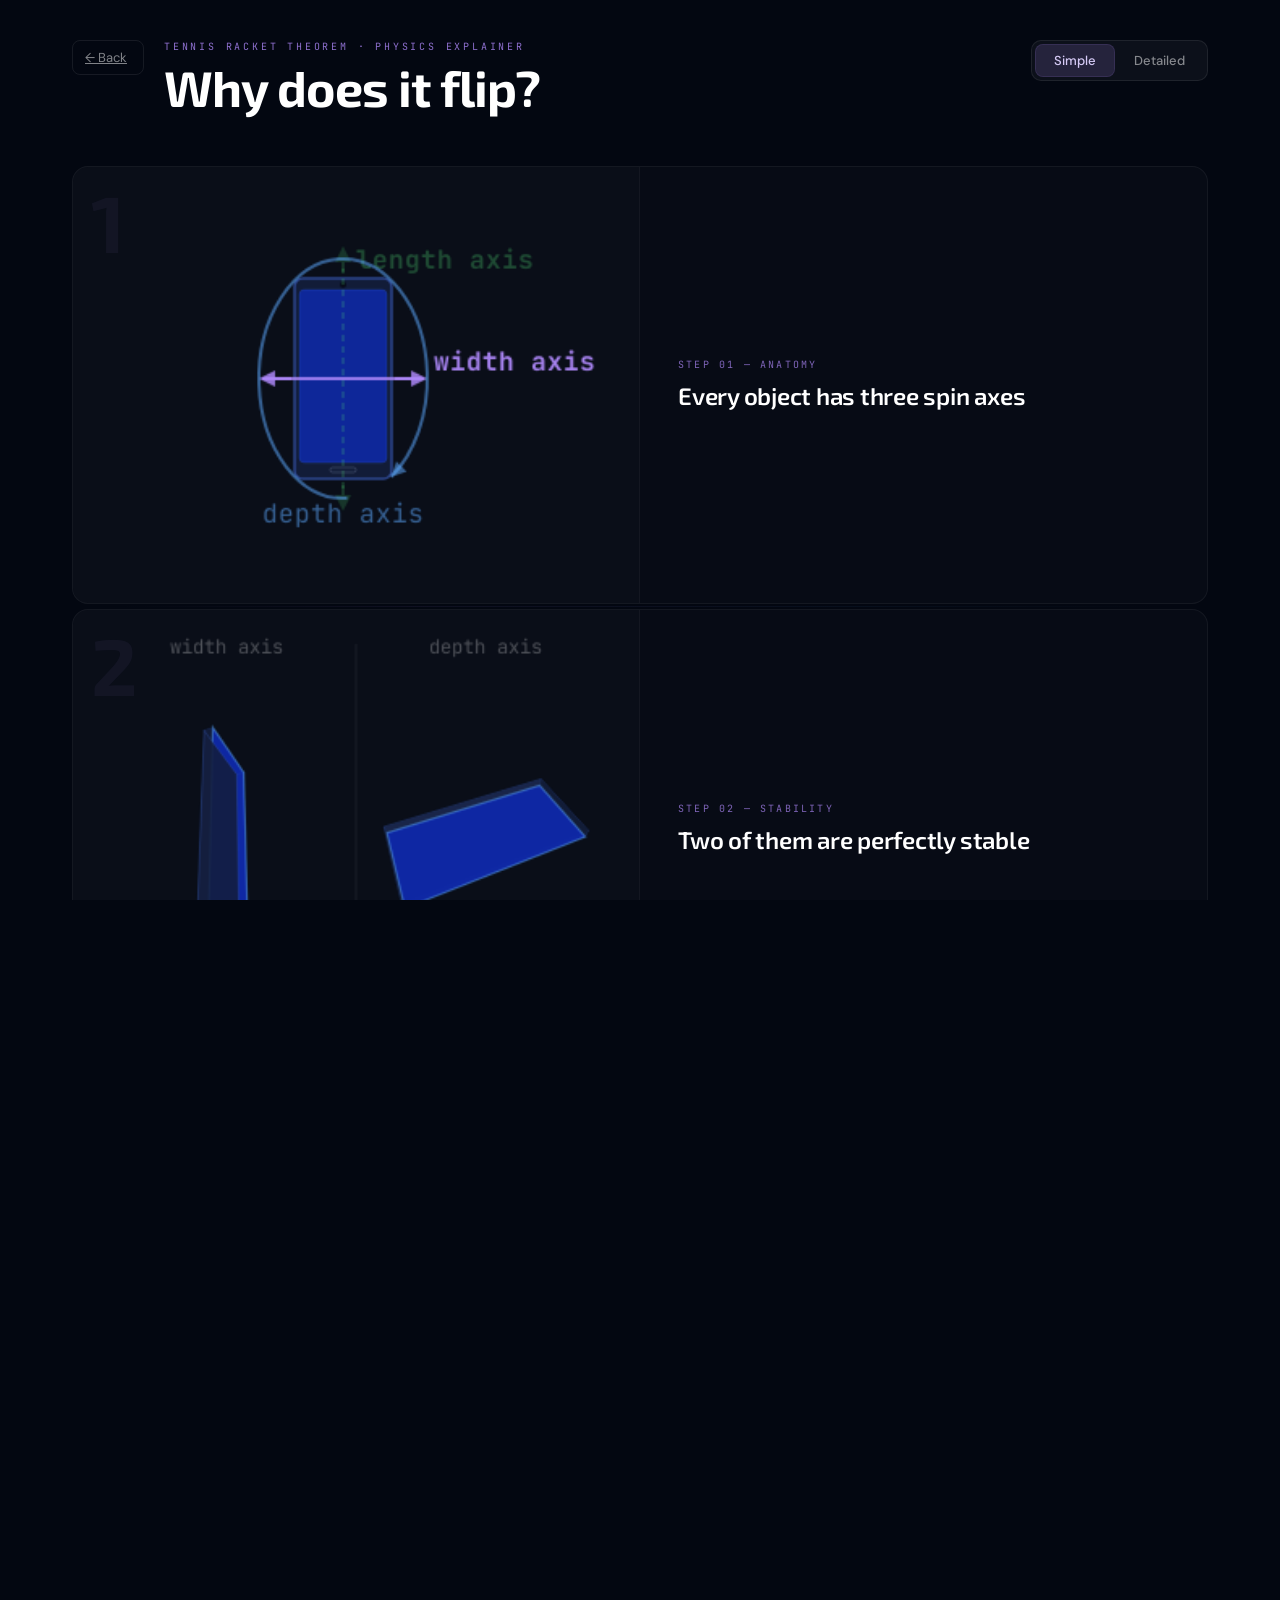
<file: tennis/why/index.html>
<!DOCTYPE html>
<html lang="en">
<head>
<meta charset="UTF-8">
<meta name="viewport" content="width=device-width, initial-scale=1.0">
<title>Why Does It Flip? — Tennis Racket Theorem</title>
<link rel="preconnect" href="https://fonts.googleapis.com">
<link rel="preconnect" href="https://fonts.gstatic.com" crossorigin>
<link href="https://fonts.googleapis.com/css2?family=Exo+2:wght@200;300;400;500;600;700&family=DM+Sans:wght@300;400;500&family=JetBrains+Mono:wght@400;500&display=swap" rel="stylesheet">
<style>
:root {
  --bg: #030711;
  --border: rgba(255,255,255,0.08);
  --purple: rgba(178,139,255,1);
  --purple-dim: rgba(178,139,255,0.36);
  --blue: rgba(93,170,255,1);
  --blue-dim: rgba(93,170,255,0.30);
  --text: rgba(255,255,255,0.88);
  --text-muted: rgba(255,255,255,0.5);
  --text-faint: rgba(255,255,255,0.28);
}
*,*::before,*::after{box-sizing:border-box;margin:0;padding:0}
html,body{width:100%;height:100%;background:var(--bg);color:var(--text);font-family:'DM Sans',sans-serif;overflow-x:hidden}

.exp-inner{max-width:min(1200px,calc(100vw - 64px));margin:0 auto;padding:40px 32px 80px}
.exp-header{display:flex;align-items:flex-start;justify-content:space-between;gap:20px;margin-bottom:52px;flex-wrap:wrap}
.exp-back{display:flex;align-items:center;gap:8px;padding:8px 16px 8px 12px;border-radius:8px;border:1px solid var(--border);background:transparent;color:var(--text-muted);font-family:'DM Sans',sans-serif;font-size:13px;cursor:pointer;transition:all .18s;white-space:nowrap}
.exp-back:hover{background:rgba(255,255,255,.05);color:var(--text)}
.exp-title-group{flex:1}
.exp-eyebrow{font-family:'JetBrains Mono',monospace;font-size:10px;letter-spacing:.28em;text-transform:uppercase;color:var(--purple);opacity:.8;margin-bottom:8px}
.exp-title{font-family:'Exo 2',sans-serif;font-weight:700;font-size:clamp(24px,4vw,50px);letter-spacing:-0.02em;line-height:1.05;color:#fff}

.ke-controls-bar{display:flex;background:rgba(255,255,255,.04);border:1px solid var(--border);border-radius:10px;padding:4px;gap:2px;align-self:flex-start}
.ke-level-btn{padding:7px 18px;border-radius:7px;border:none;background:transparent;color:var(--text-muted);font-family:'DM Sans',sans-serif;font-size:13px;font-weight:500;cursor:pointer;transition:all .18s}
.ke-level-btn.active{background:rgba(178,139,255,.15);color:rgba(222,211,255,.95);box-shadow:0 0 0 1px rgba(178,139,255,.25)}

.ke-simple .ke-detail-only{display:none!important}
.ke-simple .ke-simple-only{display:block}
:not(.ke-simple) .ke-simple-only{display:none!important}
:not(.ke-simple) .ke-detail-only{display:block}

.steps-list{display:flex;flex-direction:column;gap:2px}
.ke-step{display:grid;grid-template-columns:1fr 1fr;border-radius:16px;overflow:hidden;background:rgba(255,255,255,.018);border:1px solid rgba(255,255,255,.05);position:relative;transition:border-color .3s}
.ke-step:hover{border-color:rgba(178,139,255,.12)}
.step-num{position:absolute;top:14px;left:18px;font-family:'Exo 2',sans-serif;font-weight:700;font-size:80px;line-height:1;color:rgba(178,139,255,.055);pointer-events:none;user-select:none}
.ke-canvas-wrap{position:relative;z-index:1;padding:24px;display:block;background:rgba(255,255,255,.012);border-right:1px solid rgba(255,255,255,.04);width:100%;min-width:0}
.ke-canvas-wrap canvas{display:block;width:100%;height:auto;max-width:100%;border-radius:6px}
.ke-step-text{position:relative;z-index:1;padding:32px 38px;display:flex;flex-direction:column;justify-content:center;gap:11px}
.step-tag{font-family:'JetBrains Mono',monospace;font-size:10px;letter-spacing:.22em;text-transform:uppercase;color:var(--purple);opacity:.7}
.step-heading{font-family:'Exo 2',sans-serif;font-weight:600;font-size:clamp(16px,2.2vw,24px);letter-spacing:-0.01em;color:#fff;line-height:1.2}
.step-body{font-size:14px;line-height:1.72;color:var(--text-muted);max-width:460px}
.step-body strong{color:var(--text);font-weight:500}
.step-body em{color:rgba(178,139,255,.9);font-style:normal}
.step-sep{height:1px;background:linear-gradient(90deg,transparent 4%,rgba(178,139,255,.07) 30%,rgba(93,170,255,.05) 70%,transparent 96%)}
.ke-slider{width:100%;accent-color:var(--purple);cursor:pointer;margin-top:4px}
.slider-row{display:flex;justify-content:space-between;font-family:'JetBrains Mono',monospace;font-size:10px;color:var(--text-faint);margin-bottom:4px}

.ke-callout{margin-top:24px;padding:30px 38px;border-radius:16px;background:linear-gradient(135deg,rgba(178,139,255,.06),rgba(93,170,255,.04));border:1px solid rgba(178,139,255,.14);position:relative;overflow:hidden}
.ke-callout::before{content:'';position:absolute;top:0;left:0;right:0;height:1px;background:linear-gradient(90deg,transparent,rgba(178,139,255,.4),transparent)}
.callout-h{font-family:'Exo 2',sans-serif;font-weight:600;font-size:17px;color:#fff;margin-bottom:10px}
.callout-b{font-size:14px;line-height:1.72;color:var(--text-muted)}

.deeper-insight{margin-top:48px;padding:32px;border:1px solid rgba(93,170,255,.2);border-radius:12px;background:linear-gradient(135deg,rgba(93,170,255,.06),rgba(178,139,255,.03))}
.deeper-insight-content{display:flex;align-items:center;justify-content:space-between;flex-wrap:wrap;gap:16px}
.deeper-insight-text{font-family:'JetBrains Mono',monospace;font-size:11px;letter-spacing:.12em;text-transform:uppercase;color:rgba(93,170,255,.8);margin-bottom:6px}
.deeper-insight-p{font-size:15px;line-height:1.6;color:var(--text-muted);max-width:600px}
.deeper-insight-link{display:inline-block;padding:10px 24px;border-radius:8px;background:rgba(93,170,255,.12);border:1px solid rgba(93,170,255,.3);color:rgba(93,170,255,.95);font-family:'DM Sans',sans-serif;font-size:13px;font-weight:500;text-decoration:none;white-space:nowrap;transition:all .18s;cursor:pointer}
.deeper-insight-link:hover{background:rgba(93,170,255,.18);border-color:rgba(93,170,255,.5)}

@media(max-width:620px){
  .exp-inner{max-width:100%;padding:20px 16px 60px}
  .ke-step{grid-template-columns:1fr}
  .ke-canvas-wrap{border-right:none;border-bottom:1px solid rgba(255,255,255,.04);padding:18px}
  .ke-step-text{padding:22px 18px}
  .step-num{font-size:54px}
}
</style>
</head>
<body class="ke-simple">

<div class="exp-inner">

  <div class="exp-header">
    <a class="exp-back" href="/tennis">← Back</a>
    <div class="exp-title-group">
      <div class="exp-eyebrow">Tennis Racket Theorem · Physics Explainer</div>
      <h2 class="exp-title">Why does it flip?</h2>
    </div>
    <div class="ke-controls-bar">
      <button class="ke-level-btn active" data-level="simple">Simple</button>
      <button class="ke-level-btn" data-level="detail">Detailed</button>
    </div>
  </div>

  <div class="steps-list">

    <div class="ke-step">
      <div class="step-num">1</div>
      <div class="ke-canvas-wrap"><canvas id="stepCanvas1" width="320" height="240"></canvas></div>
      <div class="ke-step-text">
        <div class="step-tag">Step 01 — Anatomy</div>
        <h3 class="step-heading">Every object has three spin axes</h3>
        <p class="step-body ke-simple-only">Any object flying freely in space has exactly <strong>three principal axes of rotation</strong> — three distinct ways to spin it. Your <em>phone</em> is a perfect example: spin it like a <em>baton</em> (around the long axis), flat like a <em>frisbee</em>, or flip it <em>end-over-end</em> by the side edges.</p>
        <p class="step-body ke-detail-only">Any rigid body possesses three mutually perpendicular <strong>principal axes of inertia</strong> — eigenvectors of the inertia tensor <strong>I</strong>, with scalar moments I₁ ≤ I₂ ≤ I₃. For a typical smartphone (≈ 75 × 150 × 8 mm): I₁ ≈ long axis (smallest, ~470 g·cm²), I₂ ≈ width/toss axis (intermediate, ~1880 g·cm²), I₃ ≈ face normal (largest, ~2340 g·cm²).</p>
      </div>
    </div>

    <div class="step-sep"></div>

    <div class="ke-step">
      <div class="step-num">2</div>
      <div class="ke-canvas-wrap"><canvas id="stepCanvas2" width="320" height="240"></canvas></div>
      <div class="ke-step-text">
        <div class="step-tag">Step 02 — Stability</div>
        <h3 class="step-heading">Two of them are perfectly stable</h3>
        <p class="step-body ke-simple-only">Spin your phone like a <strong>baton</strong> (around the long axis) or flat like a <strong>frisbee</strong> and the rotation is <em>stable</em>. Even if you nudge it off-axis, the wobble bounces back — like a ball in a bowl. The animation shows a real small wobble that <em>stays bounded</em>.</p>
        <p class="step-body ke-detail-only">Euler's rotation equations predict rotation about I₁ and I₃ is Lyapunov-stable. Linearizing about ω = ω₀ê₁ gives δ̈ω ~ −λ²δω (λ² > 0) — a harmonic oscillator. The perturbation oscillates at frequency λ but never grows. Both extremal axes sit at energy minima/maxima on the angular-momentum sphere, so perturbations have a restoring force.</p>
      </div>
    </div>

    <div class="step-sep"></div>

    <div class="ke-step">
      <div class="step-num">3</div>
      <div class="ke-canvas-wrap"><canvas id="stepCanvas3" width="700" height="420"></canvas></div>
      <div class="ke-step-text">
        <div class="step-tag">Step 03 — Instability</div>
        <h3 class="step-heading">The middle axis triggers a chain reaction</h3>
        <p class="step-body ke-simple-only"><strong>Try it:</strong> toss your phone flipping around the <em>side edges</em>. The ωx trace shows the signature — long flat plateaus near ±4 rad/s, then a sudden reversal. The <strong>pendulum</strong> on the right has the exact same shape: near the balance point it lingers with near-zero torque, then falls rapidly. Different system, one mathematical structure. Smaller wobble → longer plateaus, same flips.</p>
        <p class="step-body ke-detail-only">Near I₂, Euler gives δ̈ω ~ +λ²δω (positive feedback). The pendulum at the separatrix has the same linearization: φ̈ ≈ +φ near θ = π. Both trace a <em>heteroclinic orbit</em> — plateau duration scales as ln(1/ε) in both cases. Flip period: T = 2K(k)/λ.</p>
        <div class="ke-detail-only" style="margin-top:8px">
          <div class="slider-row"><span>Perturbation size</span><span id="pertLabel">5%</span></div>
          <input type="range" class="ke-slider" id="pertSlider" min="1" max="25" value="5">
        </div>
      </div>
    </div>

  </div>

  <div class="ke-callout">
    <div class="callout-h">The takeaway</div>
    <p class="callout-b">Toss your phone end-over-end around the side edges — it tumbles. Throw a book — it tumbles. This isn't a quirk of tennis rackets; it happens to <em>any</em> rigid body with three distinct moments of inertia. The intermediate axis is a <strong>saddle point</strong> of kinetic energy on the angular-momentum sphere: stable when perturbed in one plane, unstable in the other. Asteroids tumble this way. Spacecraft engineers must account for it — satellites need active nutation dampers to bleed energy out of the unstable wobble mode and stay pointing at their targets.</p>
  </div>

  <div class="deeper-insight">
    <div class="deeper-insight-content">
      <div>
        <div class="deeper-insight-text">Deeper insight</div>
        <p class="deeper-insight-p">Want to understand the geometry behind the flip? Explore how quaternions and 4D space explain why the tennis racket theorem emerges naturally from the structure of rotation itself.</p>
      </div>
      <a href="/tennis/why/4d" class="deeper-insight-link">Quaternions & 4D →</a>
    </div>
  </div>

</div>

<script>
// Level toggle
document.querySelectorAll('.ke-level-btn').forEach(btn => {
  btn.addEventListener('click', function() {
    document.querySelectorAll('.ke-level-btn').forEach(b => b.classList.remove('active'));
    this.classList.add('active');
    const body = document.body;
    if (this.dataset.level === 'simple') {
      body.classList.remove('ke-detail');
      body.classList.add('ke-simple');
    } else {
      body.classList.remove('ke-simple');
      body.classList.add('ke-detail');
    }
  });
});

// Back link
document.querySelector('.exp-back').addEventListener('click', (e) => {
  e.preventDefault();
  window.location.href = '/tennis';
});

// Canvas 1: Three axes diagram — phone edition
(function() {
  const cv = document.getElementById('stepCanvas1');
  const ctx = cv.getContext('2d');
  const W = cv.width, H = cv.height;
  const cx = W/2 - 8, cy = H/2 - 4;
  const pw = 30, ph = 62, pr = 5;
  let t = 0;

  function arrow(x1,y1,x2,y2,color,lw) {
    const dx=x2-x1, dy=y2-y1, len=Math.sqrt(dx*dx+dy*dy);
    const ux=dx/len, uy=dy/len, hL=10, hW=5;
    ctx.strokeStyle=color; ctx.fillStyle=color; ctx.lineWidth=lw;
    ctx.beginPath(); ctx.moveTo(x1,y1); ctx.lineTo(x2-ux*hL,y2-uy*hL); ctx.stroke();
    ctx.beginPath();
    ctx.moveTo(x2,y2);
    ctx.lineTo(x2-ux*hL-uy*hW, y2-uy*hL+ux*hW);
    ctx.lineTo(x2-ux*hL+uy*hW, y2-uy*hL-ux*hW);
    ctx.fill();
  }

  function rr(x,y,w,h,r) {
    ctx.beginPath();
    ctx.moveTo(x+r,y);
    ctx.lineTo(x+w-r,y); ctx.arcTo(x+w,y,x+w,y+r,r);
    ctx.lineTo(x+w,y+h-r); ctx.arcTo(x+w,y+h,x+w-r,y+h,r);
    ctx.lineTo(x+r,y+h); ctx.arcTo(x,y+h,x,y+h-r,r);
    ctx.lineTo(x,y+r); ctx.arcTo(x,y,x+r,y,r);
    ctx.closePath();
  }

  function drawPhone() {
    ctx.save();
    rr(cx-pw, cy-ph, pw*2, ph*2, pr);
    ctx.fillStyle='rgba(20,30,60,0.92)'; ctx.fill();
    ctx.strokeStyle='rgba(70,110,220,0.55)'; ctx.lineWidth=1.5; ctx.stroke();
    rr(cx-pw+3, cy-ph+7, pw*2-6, ph*2-17, pr*0.6);
    ctx.fillStyle='rgba(14,42,175,0.82)'; ctx.fill();
    ctx.strokeStyle='rgba(60,120,255,0.28)'; ctx.lineWidth=0.7; ctx.stroke();
    ctx.beginPath(); ctx.arc(cx, cy-ph+4, 2, 0, Math.PI*2);
    ctx.fillStyle='rgba(0,0,0,0.55)'; ctx.fill();
    rr(cx-8, cy+ph-7, 16, 3, 1.5);
    ctx.strokeStyle='rgba(200,220,255,0.22)'; ctx.lineWidth=0.8; ctx.stroke();
    ctx.restore();
  }

  function draw() {
    ctx.clearRect(0,0,W,H);
    t += 0.025;
    drawPhone();
    const aY = .52 + Math.sin(t*2.5)*.34;
    ctx.strokeStyle=`rgba(80,220,120,${aY})`; ctx.lineWidth=2; ctx.setLineDash([4,3]);
    ctx.beginPath(); ctx.moveTo(cx, cy+ph+6); ctx.lineTo(cx, cy-ph-6); ctx.stroke();
    ctx.setLineDash([]);
    arrow(cx, cy+ph+4, cx, cy+ph+20, `rgba(80,220,120,${aY})`, 2);
    arrow(cx, cy-ph-4, cx, cy-ph-20, `rgba(80,220,120,${aY})`, 2);
    ctx.fillStyle=`rgba(80,220,120,${aY+.1})`; ctx.font='bold 16px JetBrains Mono,monospace';
    ctx.textAlign='left'; ctx.fillText('length axis', cx+8, cy-ph-6);
    const pulse = .82;
    ctx.strokeStyle=`rgba(178,139,255,${pulse})`; ctx.lineWidth=2;
    ctx.beginPath(); ctx.moveTo(cx-pw-20,cy); ctx.lineTo(cx+pw+20,cy); ctx.stroke();
    arrow(cx+pw+2, cy, cx+pw+22, cy, `rgba(178,139,255,${pulse})`, 2);
    arrow(cx-pw-2, cy, cx-pw-22, cy, `rgba(178,139,255,${pulse})`, 2);
    ctx.fillStyle=`rgba(178,139,255,${pulse+.1})`; ctx.font='bold 16px JetBrains Mono,monospace';
    ctx.textAlign='left'; ctx.fillText('width axis', cx+pw+26, cy-5);
    const aZ = .38 + Math.sin(t*.5+1)*.06;
    const orx = pw + 22, ory = ph + 12;
    const spinAngle = t * 0.7;
    const gapHalf = 0.28;
    const arcStart = spinAngle + gapHalf;
    const arcEnd = spinAngle + Math.PI * 2 - gapHalf;
    ctx.strokeStyle = `rgba(93,170,255,${aZ+0.1})`; ctx.lineWidth = 2;
    ctx.beginPath(); ctx.ellipse(cx, cy, orx, ory, 0, arcStart, arcEnd); ctx.stroke();
    const ptX = cx + orx * Math.cos(arcEnd), ptY = cy + ory * Math.sin(arcEnd);
    const tanX = -orx * Math.sin(arcEnd), tanY = ory * Math.cos(arcEnd);
    const tlen = Math.sqrt(tanX*tanX + tanY*tanY);
    const uax = tanX/tlen, uay = tanY/tlen;
    ctx.fillStyle = `rgba(93,170,255,${aZ+0.1})`;
    ctx.beginPath();
    ctx.moveTo(ptX, ptY);
    ctx.lineTo(ptX - uax*9 - uay*4.5, ptY - uay*9 + uax*4.5);
    ctx.lineTo(ptX - uax*9 + uay*4.5, ptY - uay*9 - uax*4.5);
    ctx.fill();
    ctx.font='16px JetBrains Mono,monospace'; ctx.textAlign='center';
    ctx.fillStyle=`rgba(93,170,255,${aZ+.1})`;
    ctx.fillText('depth axis', cx, cy + ory + 15);
    requestAnimationFrame(draw);
  }
  draw();
})();

// Canvas 2: Stable rotations
(function() {
  const cv = document.getElementById('stepCanvas2');
  const ctx = cv.getContext('2d');
  const W = cv.width, H = cv.height;
  const half = W/2;
  const cy = H/2 + 2;
  let t = 0;

  const pw=0.72, ph=1.52, pd=0.08;
  const VERTS=[
    [-pw,-ph,-pd],[pw,-ph,-pd],[pw,ph,-pd],[-pw,ph,-pd],
    [-pw,-ph, pd],[pw,-ph, pd],[pw,ph, pd],[-pw,ph, pd]
  ];

  function proj3(cx,x,y,z,sc){ const f=4/(4+z); return [cx+x*sc*f, cy-y*sc*f, z]; }

  function drawPhone(P3) {
    const za=(a,b,c,d)=>(P3[a][2]+P3[b][2]+P3[c][2]+P3[d][2])/4;
    const bk=za(0,1,2,3), fr=za(4,5,6,7);
    function pf(idx,fill,stroke,lw){
      ctx.beginPath();
      idx.forEach((i,j)=>j===0?ctx.moveTo(P3[i][0],P3[i][1]):ctx.lineTo(P3[i][0],P3[i][1]));
      ctx.closePath();
      if(fill){ctx.fillStyle=fill;ctx.fill();}
      if(stroke){ctx.strokeStyle=stroke;ctx.lineWidth=lw||1;ctx.stroke();}
    }
    if(bk<fr) pf([0,1,2,3],'rgba(20,30,62,0.88)','rgba(60,100,200,0.3)',1);
    pf([0,4,7,3],'rgba(28,40,78,0.82)',null,0);
    pf([1,2,6,5],'rgba(28,40,78,0.82)',null,0);
    pf([0,1,5,4],'rgba(18,28,55,0.9)',null,0);
    pf([3,7,6,2],'rgba(18,28,55,0.9)',null,0);
    pf([4,5,6,7],'rgba(14,42,178,0.88)','rgba(93,170,255,0.5)',1.2);
    if(bk>=fr) pf([0,1,2,3],'rgba(20,30,62,0.88)','rgba(60,100,200,0.3)',1);
    ctx.strokeStyle='rgba(60,100,200,0.2)'; ctx.lineWidth=0.7;
    [[0,4],[1,5],[2,6],[3,7]].forEach(([a,b])=>{
      ctx.beginPath();ctx.moveTo(P3[a][0],P3[a][1]);ctx.lineTo(P3[b][0],P3[b][1]);ctx.stroke();
    });
  }

  function draw() {
    ctx.clearRect(0,0,W,H);
    t+=0.028;
    {
      const cxL=half/2, sc=37, tilt=0.24, nut=Math.sin(t*0.65)*0.08;
      function trL(x,y,z){
        const c=Math.cos(t),s=Math.sin(t);
        let rx=x*c+z*s, ry=y, rz=-x*s+z*c;
        const cn=Math.cos(nut),sn=Math.sin(nut);
        [ry,rz]=[ry*cn-rz*sn, ry*sn+rz*cn];
        const ct=Math.cos(tilt),st=Math.sin(tilt);
        return proj3(cxL, rx, ry*ct-rz*st, ry*st+rz*ct, sc);
      }
      ctx.save();ctx.beginPath();ctx.rect(0,0,half,H);ctx.clip();
      drawPhone(VERTS.map(v=>trL(...v)));
      ctx.restore();
      ctx.fillStyle='rgba(255,255,255,.28)';ctx.font='12px JetBrains Mono,monospace';
      ctx.textAlign='center';ctx.fillText('width axis',cxL,12);
      ctx.fillStyle='rgba(80,220,120,.82)';ctx.font='bold 15px DM Sans,sans-serif';
      ctx.textAlign='center';ctx.fillText('✓ stable',cxL,H-8);
    }
    {
      const cxR=half+half/2, sc=37, tiltX=0.68;
      function trR(x,y,z){
        const c=Math.cos(t),s=Math.sin(t);
        let x2=x*c-y*s, y2=x*s+y*c;
        const ct=Math.cos(tiltX),st=Math.sin(tiltX);
        let y3=y2*ct-z*st, z2=y2*st+z*ct;
        return proj3(cxR, x2, y3, z2, sc);
      }
      ctx.save();ctx.beginPath();ctx.rect(half,0,half,H);ctx.clip();
      drawPhone(VERTS.map(v=>trR(...v)));
      ctx.restore();
      ctx.fillStyle='rgba(255,255,255,.28)';ctx.font='12px JetBrains Mono,monospace';
      ctx.textAlign='center';ctx.fillText('depth axis',cxR,12);
      ctx.fillStyle='rgba(80,220,120,.82)';ctx.font='bold 15px DM Sans,sans-serif';
      ctx.textAlign='center';ctx.fillText('✓ stable',cxR,H-8);
    }
    ctx.strokeStyle='rgba(255,255,255,.07)';ctx.lineWidth=1;
    ctx.beginPath();ctx.moveTo(half,6);ctx.lineTo(half,H-6);ctx.stroke();
    requestAnimationFrame(draw);
  }
  draw();
})();

// Canvas 3: Unstable rotation
(function() {
  const cv = document.getElementById('stepCanvas3');
  const ctx = cv.getContext('2d');
  const W = cv.width, H = cv.height;
  const panelDiv = 367;
  const cx = panelDiv/2, cy = H/2 + 6;
  const rpx0 = panelDiv + 12;
  const rpivX = rpx0 + (W - rpx0) / 2;
  const rpivY = Math.round(H * 0.45);
  const rPendL = 125;
  const rSplitY = Math.round(H * 0.60);
  const rty0 = rSplitY + 5, rty1 = H - 5, rtrH = rty1 - rty0;
  const rtx0 = rpx0 + 2, rtx1 = W - 5, rtw = rtx1 - rtx0;
  const TLEN = 180;
  const phBuf = new Float32Array(TLEN);
  let tHead = 0, tFilled = 0, frameN = 0;

  let t = 0;
  let mOmega = {x:4,y:.05,z:.05};
  let mQuat = {x:0,y:0,z:0,w:1};
  let flipFlash = 0;
  let pertScale = 0.05;

  function qmul(a,b) {
    return {
      x: a.w*b.x+a.x*b.w+a.y*b.z-a.z*b.y,
      y: a.w*b.y-a.x*b.z+a.y*b.w+a.z*b.x,
      z: a.w*b.z+a.x*b.y-a.y*b.x+a.z*b.w,
      w: a.w*b.w-a.x*b.x-a.y*b.y-a.z*b.z
    };
  }
  function qnorm(q) {
    const l=Math.sqrt(q.x**2+q.y**2+q.z**2+q.w**2);
    return {x:q.x/l,y:q.y/l,z:q.z/l,w:q.w/l};
  }
  function qrotv(q,v) {
    const qp = {x:v[0],y:v[1],z:v[2],w:0};
    const qi = {x:-q.x,y:-q.y,z:-q.z,w:q.w};
    const r = qmul(qmul(q,qp),qi);
    return [r.x,r.y,r.z];
  }

  const _IY=1.0, _IX=4.5, _IZ=5.5;
  function miniEuler(w) {
    return { x:((_IY-_IZ)/_IX)*w.y*w.z, y:((_IZ-_IX)/_IY)*w.z*w.x, z:((_IX-_IY)/_IZ)*w.x*w.y };
  }
  function miniStep(dt) {
    const k1=miniEuler(mOmega);
    const w2={x:mOmega.x+k1.x*dt/2,y:mOmega.y+k1.y*dt/2,z:mOmega.z+k1.z*dt/2};
    const k2=miniEuler(w2);
    const w3={x:mOmega.x+k2.x*dt/2,y:mOmega.y+k2.y*dt/2,z:mOmega.z+k2.z*dt/2};
    const k3=miniEuler(w3);
    const w4={x:mOmega.x+k3.x*dt,y:mOmega.y+k3.y*dt,z:mOmega.z+k3.z*dt};
    const k4=miniEuler(w4);
    mOmega={x:mOmega.x+(k1.x+2*k2.x+2*k3.x+k4.x)*dt/6,y:mOmega.y+(k1.y+2*k2.y+2*k3.y+k4.y)*dt/6,z:mOmega.z+(k1.z+2*k2.z+2*k3.z+k4.z)*dt/6};
    const len=Math.sqrt(mOmega.x**2+mOmega.y**2+mOmega.z**2);
    if(len>1e-10){const s=Math.sin(len*dt/2)/len;mQuat=qnorm(qmul(mQuat,{x:mOmega.x*s,y:mOmega.y*s,z:mOmega.z*s,w:Math.cos(len*dt/2)}));}
  }

  let prevFaceX = 1;
  let mFlips = 0;
  let halfCycles = 0;
  let prevOmegaX = 4;

  function resetCanvas3() {
    mFlips=0; halfCycles=0; prevOmegaX=4;
    mQuat={x:0,y:0,z:0,w:1};
    mOmega={x:4,y:pertScale,z:pertScale};
    tHead=0; tFilled=0; frameN=0;
  }

  function draw() {
    ctx.clearRect(0,0,W,H);
    t += 1/60;

    for(let i=0;i<3;i++) miniStep(1/180);

    if (prevOmegaX * mOmega.x < 0) halfCycles++;
    prevOmegaX = mOmega.x;

    frameN++;
    if (frameN % 2 === 0) {
      phBuf[tHead % TLEN] = (mOmega.x/4)*(mOmega.x/4);
      tHead++;
      tFilled = Math.min(tFilled + 1, TLEN);
    }

    const faceX = qrotv(mQuat,[1,0,0])[0];
    if(prevFaceX>0 && faceX<-0.8){mFlips++;flipFlash=1;}
    else if(prevFaceX<0 && faceX>0.8){flipFlash=1;}
    prevFaceX=faceX;
    flipFlash*=0.88;

    ctx.save();
    ctx.beginPath(); ctx.rect(0,0,panelDiv,H); ctx.clip();

    if(flipFlash>0.1){
      ctx.fillStyle=`rgba(178,139,255,${flipFlash*0.2})`;
      ctx.fillRect(0,0,panelDiv,H);
    }

    const sc=56;
    function tr3(x,y,z) {
      const [rx,ry2,rz]=qrotv(mQuat,[x,y,z]);
      const f=4/(4+rz);
      return [cx+rx*sc*f, cy-ry2*sc*f, rz];
    }

    const pw3=0.72, ph3=1.52, pd3=0.08;
    const VP=[
      [-pw3,-ph3,-pd3],[pw3,-ph3,-pd3],[pw3,ph3,-pd3],[-pw3,ph3,-pd3],
      [-pw3,-ph3, pd3],[pw3,-ph3, pd3],[pw3,ph3, pd3],[-pw3,ph3, pd3]
    ];
    const PP=VP.map(v=>tr3(...v));
    const screenAvg=(PP[4][2]+PP[5][2]+PP[6][2]+PP[7][2])/4;
    const backAvg=(PP[0][2]+PP[1][2]+PP[2][2]+PP[3][2])/4;

    function pface(idx,fill,stroke,lw) {
      ctx.beginPath();
      idx.forEach((i,j)=>j===0?ctx.moveTo(PP[i][0],PP[i][1]):ctx.lineTo(PP[i][0],PP[i][1]));
      ctx.closePath();
      if(fill){ctx.fillStyle=fill;ctx.fill();}
      if(stroke){ctx.strokeStyle=stroke;ctx.lineWidth=lw||1;ctx.stroke();}
    }

    if(backAvg<screenAvg) pface([0,1,2,3],'rgba(18,28,60,0.9)','rgba(100,130,255,0.28)',1);
    pface([0,4,7,3],'rgba(24,36,72,0.85)',null,0);
    pface([1,2,6,5],'rgba(24,36,72,0.85)',null,0);
    pface([0,1,5,4],'rgba(14,22,48,0.9)',null,0);
    pface([3,7,6,2],'rgba(14,22,48,0.9)',null,0);
    pface([4,5,6,7],'rgba(14,42,178,0.9)','rgba(178,139,255,0.55)',1.3);
    if(backAvg>=screenAvg) pface([0,1,2,3],'rgba(18,28,60,0.9)','rgba(100,130,255,0.28)',1);
    ctx.strokeStyle='rgba(100,130,255,0.2)'; ctx.lineWidth=0.7;
    [[0,4],[1,5],[2,6],[3,7]].forEach(([a,b])=>{
      ctx.beginPath(); ctx.moveTo(PP[a][0],PP[a][1]); ctx.lineTo(PP[b][0],PP[b][1]); ctx.stroke();
    });


    ctx.restore();

    const hPend=(mOmega.x/4)*(mOmega.x/4);
    const atTop=hPend>0.82;
    const fromTop=Math.PI-Math.acos(Math.max(-1,Math.min(1,1-2*hPend)));
    const pendCumAngle=halfCycles*Math.PI+(halfCycles%2===0?fromTop:Math.PI-fromTop);
    const rbobX=rpivX+rPendL*Math.sin(pendCumAngle);
    const rbobY=rpivY-rPendL*Math.cos(pendCumAngle);

    ctx.strokeStyle='rgba(255,255,255,.07)';ctx.lineWidth=1;
    ctx.beginPath();ctx.moveTo(panelDiv+0.5,4);ctx.lineTo(panelDiv+0.5,H-4);ctx.stroke();


    ctx.strokeStyle='rgba(255,255,255,0.07)';ctx.lineWidth=1;
    ctx.beginPath();ctx.arc(rpivX,rpivY,rPendL,0,Math.PI*2);ctx.stroke();

    ctx.strokeStyle=atTop?'rgba(178,139,255,0.4)':'rgba(178,139,255,0.1)';
    ctx.lineWidth=2;ctx.setLineDash([3,5]);
    ctx.beginPath();ctx.arc(rpivX,rpivY,rPendL,-Math.PI*0.92,-Math.PI*0.08);ctx.stroke();
    ctx.setLineDash([]);


    ctx.strokeStyle='rgba(255,255,255,0.3)';ctx.lineWidth=1.5;
    ctx.beginPath();ctx.moveTo(rpivX,rpivY);ctx.lineTo(rbobX,rbobY);ctx.stroke();

    ctx.fillStyle='rgba(255,255,255,0.38)';
    ctx.beginPath();ctx.arc(rpivX,rpivY,3,0,Math.PI*2);ctx.fill();

    ctx.shadowBlur=atTop?14:5;
    ctx.shadowColor=atTop?'rgba(178,139,255,0.9)':'rgba(93,170,255,0.5)';
    ctx.fillStyle=atTop?'rgba(178,139,255,0.95)':'rgba(93,170,255,0.82)';
    ctx.beginPath();ctx.arc(rbobX,rbobY,7,0,Math.PI*2);ctx.fill();
    ctx.shadowBlur=0;


    requestAnimationFrame(draw);
  }
  draw();

  const slider = document.getElementById('pertSlider');
  if(slider) {
    slider.addEventListener('input', function() {
      pertScale = +this.value / 100;
      document.getElementById('pertLabel').textContent = this.value + '%';
      resetCanvas3();
    });
  }
})();
</script>

</body>
</html>
</file>
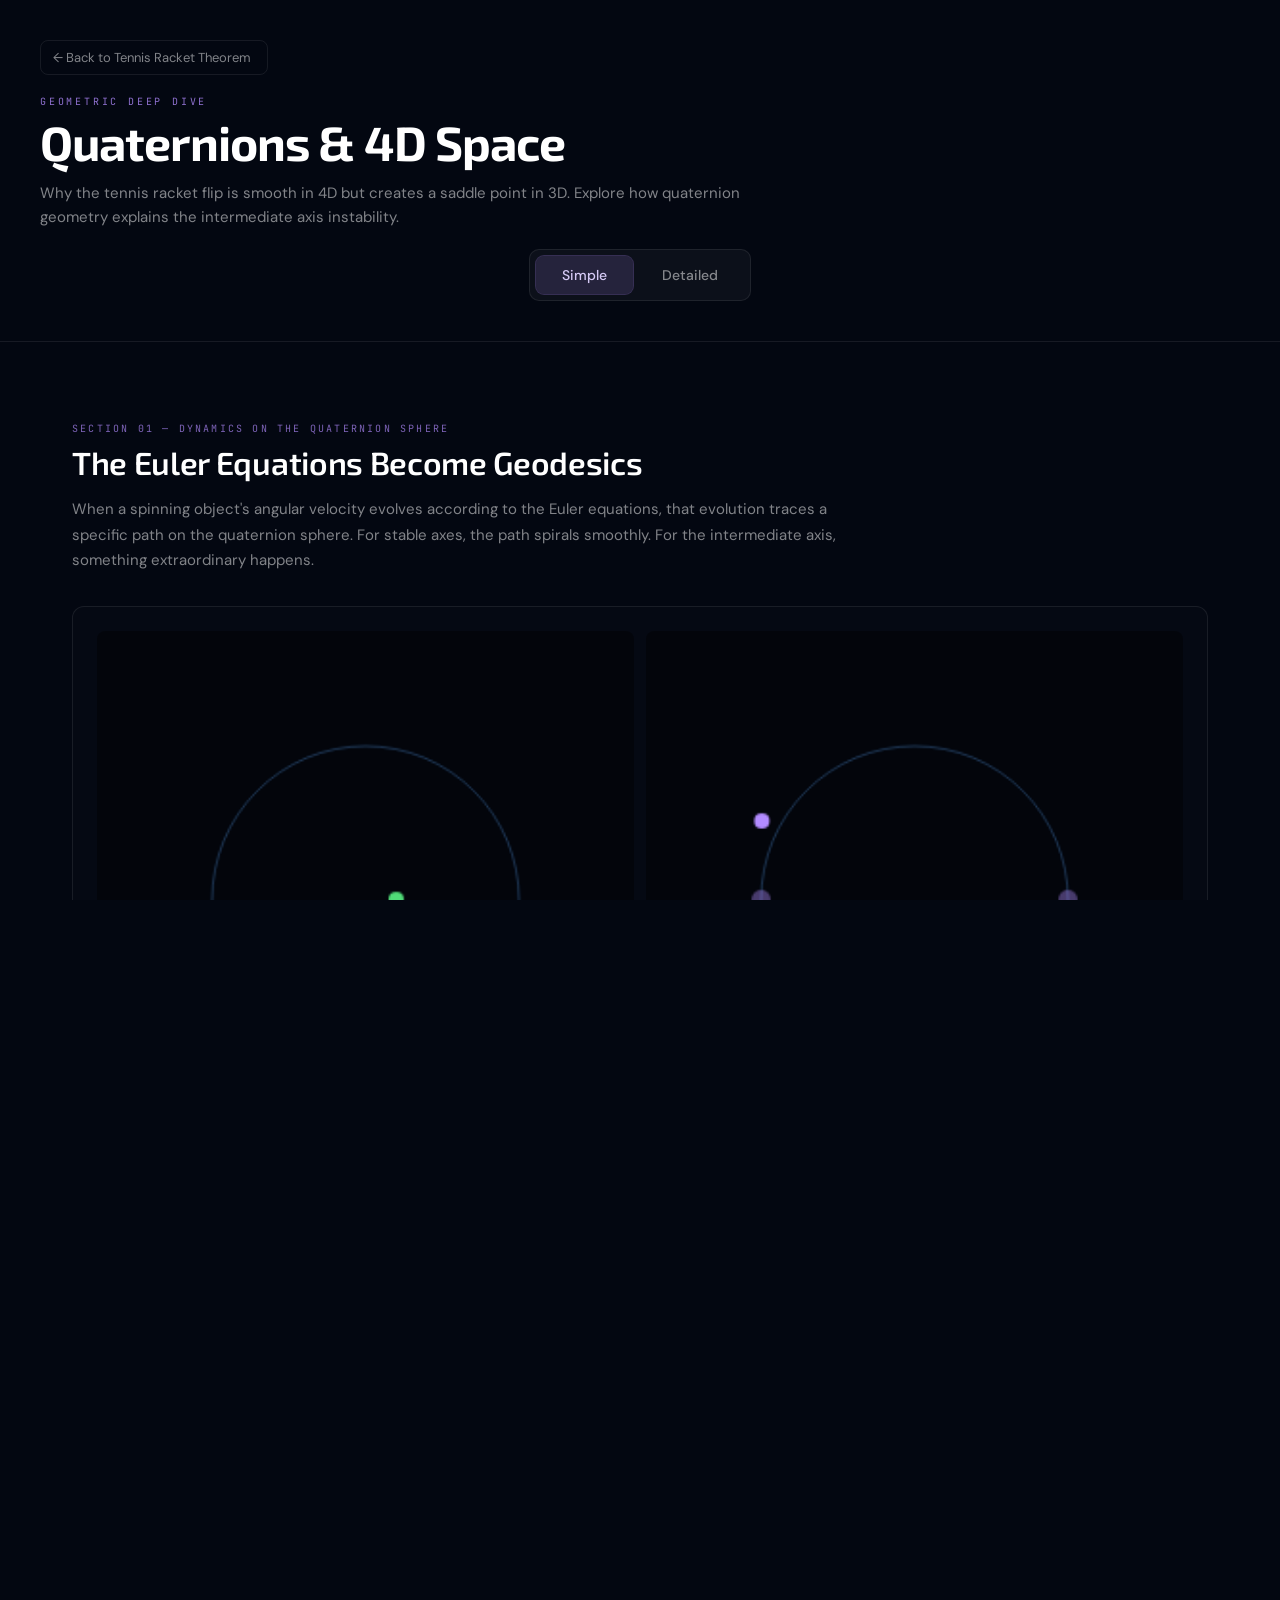
<file: tennis/why/4d/index.html>
<!DOCTYPE html>
<html lang="en">
<head>
<meta charset="UTF-8">
<meta name="viewport" content="width=device-width, initial-scale=1.0">
<title>Quaternions & 4D Geometry: The Tennis Racket Theorem</title>
<link rel="preconnect" href="https://fonts.googleapis.com">
<link rel="preconnect" href="https://fonts.gstatic.com" crossorigin>
<link href="https://fonts.googleapis.com/css2?family=Exo+2:wght@200;300;400;500;600;700&family=DM+Sans:wght@300;400;500&family=JetBrains+Mono:wght@400;500&display=swap" rel="stylesheet">
<style>
:root {
  --bg: #030711;
  --surface: rgba(255,255,255,0.03);
  --border: rgba(255,255,255,0.08);
  --purple: rgba(178,139,255,1);
  --purple-dim: rgba(178,139,255,0.36);
  --blue: rgba(93,170,255,1);
  --blue-dim: rgba(93,170,255,0.30);
  --green: rgba(80,220,120,1);
  --text: rgba(255,255,255,0.88);
  --text-muted: rgba(255,255,255,0.5);
  --text-faint: rgba(255,255,255,0.28);
}
*,*::before,*::after{box-sizing:border-box;margin:0;padding:0}
html,body{width:100%;height:100%;background:var(--bg);color:var(--text);font-family:'DM Sans',sans-serif;overflow-x:hidden}

/* ── Header / Navigation ── */
header{padding:40px 32px;border-bottom:1px solid var(--border);position:relative;z-index:20}
.header-content{max-width:1200px;margin:0 auto}
.back-link{display:inline-flex;align-items:center;gap:8px;padding:8px 16px 8px 12px;border-radius:8px;border:1px solid var(--border);background:transparent;color:var(--text-muted);font-family:'DM Sans',sans-serif;font-size:13px;cursor:pointer;transition:all .18s;text-decoration:none}
.back-link:hover{background:rgba(255,255,255,.05);color:var(--text)}

.page-title-group{margin-top:20px}
.page-eyebrow{font-family:'JetBrains Mono',monospace;font-size:10px;letter-spacing:.28em;text-transform:uppercase;color:var(--purple);opacity:.8;margin-bottom:8px}
.page-title{font-family:'Exo 2',sans-serif;font-weight:700;font-size:clamp(28px,5vw,48px);letter-spacing:-0.02em;line-height:1.1;color:#fff;margin-bottom:12px}
.page-subtitle{font-size:15px;color:var(--text-muted);line-height:1.6;max-width:700px}

/* ── Level Toggle ── */
.level-toggle{display:flex;background:rgba(255,255,255,.04);border:1px solid var(--border);border-radius:10px;padding:6px;gap:3px;margin:20px auto 0;justify-content:center;width:fit-content}
.level-btn{padding:10px 26px;border-radius:8px;border:none;background:transparent;color:var(--text-muted);font-family:'DM Sans',sans-serif;font-size:14px;font-weight:500;cursor:pointer;transition:all .18s}
.level-btn.active{background:rgba(178,139,255,.15);color:rgba(222,211,255,.95);box-shadow:0 0 0 1px rgba(178,139,255,.25)}

/* ── Main Content ── */
main{max-width:1200px;margin:0 auto;padding:0 32px 80px}

/* ── Sections ── */
section{margin:80px 0;padding:0}
.section-label{font-family:'JetBrains Mono',monospace;font-size:10px;letter-spacing:.22em;text-transform:uppercase;color:var(--purple);opacity:.7;margin-bottom:8px}
.section-heading{font-family:'Exo 2',sans-serif;font-weight:600;font-size:clamp(22px,3vw,32px);letter-spacing:-0.01em;color:#fff;line-height:1.2;margin-bottom:16px}
.section-intro{font-size:15px;line-height:1.7;color:var(--text-muted);margin-bottom:24px;max-width:800px}

/* ── Visualization Container ── */
.viz-container{
  display:grid;grid-template-columns:1fr;gap:24px;margin:32px 0
}
.viz-box{
  border:1px solid var(--border);border-radius:12px;background:rgba(255,255,255,.012);overflow:hidden;padding:24px;display:flex;flex-direction:column;gap:12px
}
.viz-canvas{
  display:block;width:100%;border-radius:8px;background:rgba(0,0,0,0.4)
}

/* ── Controls ── */
.control-row{display:flex;flex-direction:column;gap:8px}
.control-label{display:flex;justify-content:space-between;font-family:'JetBrains Mono',monospace;font-size:11px;color:var(--text-faint);text-transform:uppercase;letter-spacing:.08em}
.control-label strong{color:var(--purple);font-weight:500}
input[type=range]{width:100%;accent-color:var(--purple);cursor:pointer}

/* ── Text Content ── */
.prose{font-size:15px;line-height:1.72;color:var(--text-muted)}
.prose strong{color:var(--text);font-weight:500}
.prose em{color:rgba(178,139,255,.9);font-style:normal}
.prose code{font-family:'JetBrains Mono',monospace;font-size:13px;color:rgba(93,170,255,.95);background:rgba(93,170,255,.08);padding:2px 6px;border-radius:4px}

/* ── Simple/Detail Toggle ── */
.simple-only{display:block}
.detail-only{display:none}
.page.simple-mode .simple-only{display:block}
.page.simple-mode .detail-only{display:none!important}
.page.detail-mode .simple-only{display:none!important}
.page.detail-mode .detail-only{display:block}

/* ── Callout ── */
.callout{
  margin:32px 0;padding:24px 28px;border-radius:12px;
  background:linear-gradient(135deg,rgba(178,139,255,.06),rgba(93,170,255,.04));
  border:1px solid rgba(178,139,255,.14);position:relative;overflow:hidden
}
.callout::before{
  content:'';position:absolute;top:0;left:0;right:0;height:1px;
  background:linear-gradient(90deg,transparent,rgba(178,139,255,.4),transparent)
}
.callout-title{font-family:'Exo 2',sans-serif;font-weight:600;font-size:15px;color:#fff;margin-bottom:8px;position:relative;z-index:1}
.callout-body{font-size:14px;line-height:1.72;color:var(--text-muted);position:relative;z-index:1}

/* ── Footer ── */
footer{padding:40px 32px;border-top:1px solid var(--border);text-align:center;color:var(--text-faint);font-size:12px;margin-top:80px}

/* ── Mobile ── */
@media(max-width:768px){
  header{padding:24px 16px}
  main{padding:0 16px 60px}
  .section-heading{font-size:clamp(18px,5vw,26px)}
  .viz-container{gap:16px;margin:24px 0}
  .viz-box{padding:16px}
  .callout{padding:16px 18px;margin:24px 0}
}
</style>
</head>
<body class="page simple-mode">

<header>
  <div class="header-content">
    <a href="/tennis" class="back-link">← Back to Tennis Racket Theorem</a>
    <div class="page-title-group">
      <div class="page-eyebrow">Geometric Deep Dive</div>
      <h1 class="page-title">Quaternions & 4D Space</h1>
      <p class="page-subtitle">Why the tennis racket flip is smooth in 4D but creates a saddle point in 3D. Explore how quaternion geometry explains the intermediate axis instability.</p>
      <div class="level-toggle">
        <button class="level-btn active" data-level="simple">Simple</button>
        <button class="level-btn" data-level="detail">Detailed</button>
      </div>
    </div>
  </div>
</header>

<main>

<!-- ══════════════════════════════════════════════════════════════ -->
<!-- SECTION 1: Euler Equations on S³ -->
<!-- ══════════════════════════════════════════════════════════════ -->
<section>
  <div class="section-label">Section 01 — Dynamics on the Quaternion Sphere</div>
  <h2 class="section-heading">The Euler Equations Become Geodesics</h2>

  <p class="section-intro">When a spinning object's angular velocity evolves according to the Euler equations, that evolution traces a specific path on the quaternion sphere. For stable axes, the path spirals smoothly. For the intermediate axis, something extraordinary happens.</p>

  <div class="viz-container">
    <div class="viz-box">
      <div style="display:grid;grid-template-columns:1fr 1fr;gap:12px">
        <div>
          <canvas id="trajectoryStable" width="280" height="280" style="display:block;border-radius:8px;background:rgba(0,0,0,.4);width:100%"></canvas>
          <p style="font-size:12px;color:var(--text-faint);text-align:center;margin-top:8px">Stable axis: spiral path</p>
        </div>
        <div>
          <canvas id="trajectorySaddle" width="280" height="280" style="display:block;border-radius:8px;background:rgba(0,0,0,.4);width:100%"></canvas>
          <p style="font-size:12px;color:var(--text-faint);text-align:center;margin-top:8px">Intermediate axis: separatrix</p>
        </div>
      </div>
      <div class="control-row simple-only" style="margin-top:12px">
        <div style="display:flex;justify-content:center;margin-top:12px">
          <button style="padding:14px 36px;border-radius:8px;border:1px solid var(--purple-dim);background:rgba(178,139,255,.12);color:rgba(222,211,255,.95);cursor:pointer;font-size:14px;font-weight:500;transition:all .2s;hover:background:rgba(178,139,255,.18)" onclick="animateTrajectories()" onmouseover="this.style.background='rgba(178,139,255,.18)'" onmouseout="this.style.background='rgba(178,139,255,.12)'">Play Animation ⟳</button>
        </div>
      </div>
    </div>
  </div>

  <div class="prose simple-only">
    <p>The left animation shows what happens when you spin an object around a <em>stable</em> axis (like a frisbee). The quaternion path spirals smoothly and predictably on the 4D sphere.</p>
    <p>The right animation shows the <em>intermediate axis</em> (like the tennis racket's unstable middle axis). The path is different: it's a <em>separatrix</em>—a curve that connects two equilibrium points. In 4D, this is smooth and continuous. When projected to 3D, this same smooth path becomes the "flip."</p>
  </div>

  <div class="prose detail-only">
    <p>The quaternion evolution under Euler equations is governed by:</p>
    <p style="text-align:center;margin:12px 0;font-family:'JetBrains Mono';font-size:14px">
      dq/dt = (1/2) q ⊗ ω
    </p>
    <p>where ⊗ denotes quaternion multiplication and ω = (ω_x, ω_y, ω_z) is the angular velocity. This defines a vector field on S³.</p>
    <p><strong>For stable axes (I₁ or I₃):</strong> The equilibrium points are stable fixed points. Trajectories with small perturbations spiral around them. Geometrically: the phase space has an attractive manifold.</p>
    <p><strong>For the intermediate axis (I₂):</strong> The situation is different. The equilibrium is a <em>saddle point</em> in the full quaternion space: stable in some directions, unstable in others. With a tiny perturbation, the trajectory is a <em>heteroclinic orbit</em>—it asymptotically approaches an unstable equilibrium, lingers, then diverges away. In 4D, this is a smooth 1D curve. In 3D projections, it manifests as the flip.</p>
  </div>
</section>

<!-- ══════════════════════════════════════════════════════════════ -->
<!-- SECTION 2: Quaternions as 4D Rotations -->
<!-- ══════════════════════════════════════════════════════════════ -->
<section>
  <div class="section-label">Section 02 — Rotation as a 4D Point</div>
  <h2 class="section-heading">What is a Quaternion?</h2>

  <p class="section-intro">A quaternion is a 4-dimensional number that represents a rotation in 3D space. Unlike Euler angles or rotation matrices, quaternions live on a geometric manifold with no singularities—a sphere in 4D space.</p>

  <div class="viz-container">
    <div class="viz-box">
      <canvas id="quatVisualizerCanvas" width="600" height="480"></canvas>
      <div class="control-row">
        <div class="control-label detail-only">
          <span>Rotation angle (θ)</span>
          <strong id="angleLabel">0°</strong>
        </div>
        <input type="range" id="angleSlider" min="0" max="360" value="0" class="detail-only">
      </div>
      <p style="font-size:12px;color:var(--text-faint);text-align:center;margin-top:8px">
        A quaternion q = cos(θ/2) + sin(θ/2)·(n_x·<strong>i</strong> + n_y·<strong>j</strong> + n_z·<strong>k</strong>) is a point on the unit 3-sphere S³
      </p>
    </div>
  </div>

  <div class="prose simple-only">
    <p>Imagine a sphere floating in 4D space. Each point on this sphere represents a unique rotation in 3D. When you spin an object, that rotation traces a path along the surface of this 4D sphere. The tennis racket flip corresponds to a specific type of path on this sphere: smooth and continuous, never instantaneous.</p>
  </div>

  <div class="prose detail-only">
    <p>A unit quaternion has the form:</p>
    <p style="text-align:center;margin:12px 0;font-family:'JetBrains Mono';font-size:14px">
      q = cos(θ/2) + sin(θ/2)·(n_x·<strong>i</strong> + n_y·<strong>j</strong> + n_z·<strong>k</strong>)
    </p>
    <p>where θ ∈ [0, 2π] is the rotation angle, and <strong>n</strong> = (n_x, n_y, n_z) is the unit rotation axis. The components (cos(θ/2), sin(θ/2)·n_x, sin(θ/2)·n_y, sin(θ/2)·n_z) satisfy q_x² + q_y² + q_z² + q_w² = 1, defining the 3-sphere S³ ⊂ ℝ⁴.</p>
    <p>Key advantage: unlike Euler angles (which suffer gimbal lock singularities), quaternions are smooth everywhere on S³. Unlike rotation matrices (which require orthogonality constraints), quaternions naturally use all four dimensions.</p>
  </div>
</section>

<!-- ══════════════════════════════════════════════════════════════ -->
<!-- SECTION 3: Stereographic Projection -->
<!-- ══════════════════════════════════════════════════════════════ -->
<section>
  <div class="section-label">Section 03 — Seeing 4D Through 3D</div>
  <h2 class="section-heading">How Projection Creates the Saddle Point</h2>

  <p class="section-intro">The flip doesn't really happen in an instant. When you project the smooth 4D quaternion path down to 3D space, the projection <em>looks</em> like a sudden flip. This is the core insight: the discontinuity is an artifact of how we view the higher-dimensional geometry.</p>

  <div class="viz-container">
    <div class="viz-box">
      <canvas id="projectionCanvas" width="600" height="400"></canvas>
      <div class="control-row detail-only">
        <div class="control-label">
          <span>Projection axis</span>
          <strong id="projectionLabel">xy-plane</strong>
        </div>
        <input type="range" id="projectionSlider" min="0" max="3" value="0" class="detail-only">
        <div style="display:grid;grid-template-columns:repeat(4,1fr);gap:6px;font-size:11px;color:var(--text-faint)">
          <span style="text-align:center">xy</span>
          <span style="text-align:center">xz</span>
          <span style="text-align:center">yz</span>
          <span style="text-align:center">wz</span>
        </div>
      </div>
    </div>
  </div>

  <div class="prose simple-only">
    <p>Imagine looking at a smooth wire spiral in 4D from different angles. From one angle, it looks like a smooth spiral. From another angle, it looks like it has a sharp corner or sudden jump. The wire didn't change—only your perspective did.</p>
    <p>The same thing happens with the quaternion trajectory. In 4D, it's perfectly smooth. When we project it to 3D (by looking at just the x, y, z components), the "flip" appears as a sudden rotation. This is why the tennis racket seems to instantly flip—we're seeing a smooth 4D path through a 3D window.</p>
  </div>

  <div class="prose detail-only">
    <p><strong>Stereographic projection</strong> from S³ to ℝ³ maps a quaternion q = (q_x, q_y, q_z, q_w) to:</p>
    <p style="text-align:center;margin:12px 0;font-family:'JetBrains Mono';font-size:14px">
      (x, y, z) = (q_x, q_y, q_z) / (1 − q_w)
    </p>
    <p>Under this projection, the heteroclinic orbit on S³—which is smooth and 1D in 4D—projects to a curve in 3D that appears to have a critical point (saddle point) where the trajectory reverses direction.</p>
    <p>Key insight: <strong>the saddle point in 3D does not correspond to a saddle point in 4D</strong>. The 4D trajectory is smooth everywhere. The apparent discontinuity is purely a projection effect.</p>
  </div>
</section>

<!-- ══════════════════════════════════════════════════════════════ -->
<!-- SECTION 4: Inertia Ellipsoid in 4D -->
<!-- ══════════════════════════════════════════════════════════════ -->
<section>
  <div class="section-label">Section 04 — Shaping the Geometry</div>
  <h2 class="section-heading">How the Inertia Tensor Bends Quaternion Space</h2>

  <p class="section-intro">The three principal moments of inertia (I₁, I₂, I₃) define the "shape" of the dynamics on the quaternion sphere. They create a landscape where some paths are stable and others are saddle points.</p>

  <div class="viz-container">
    <div class="viz-box">
      <canvas id="inertiaEllipsoidCanvas" width="600" height="400"></canvas>
      <div class="control-row detail-only">
        <div class="control-label">
          <span>I₂ / I₁ ratio (spread)</span>
          <strong id="ratioLabel">1.5×</strong>
        </div>
        <input type="range" id="ratioSlider" min="1" max="5" step="0.1" value="3.5" class="detail-only">
        <p style="font-size:12px;color:var(--text-faint);margin-top:8px">At ratio = 1.0 (sphere): all axes stable. As ratio increases: intermediate axis becomes saddle.</p>
      </div>
    </div>
  </div>

  <div class="prose simple-only">
    <p>Think of the quaternion sphere as a deformable surface. The principal moments of inertia control the curvature and shape of this surface. When I₁ < I₂ < I₃ (like a tennis racket), the geometry creates a "mountain pass" or saddle point at the intermediate axis location. Roll a ball on this surface with the intermediate axis orientation, and it will slide down one side—the flip.</p>
  </div>

  <div class="prose detail-only">
    <p>The effective potential energy on the quaternion manifold can be expressed in terms of the inertia moments. When I₁ < I₂ < I₃, the landscape on S³ has the topology of a saddle:</p>
    <ul style="margin-left:20px;margin-top:12px">
      <li style="margin:8px 0"><strong>Along the I₁ and I₃ directions:</strong> Stable equilibria. The curvature creates attracting manifolds.</li>
      <li style="margin:8px 0"><strong>Along the I₂ direction:</strong> Unstable in one perpendicular direction, stable in another. This is the definition of a saddle point.</li>
      <li style="margin:8px 0"><strong>The separatrix:</strong> A 1D curve connecting the two unstable manifolds, lying on the saddle.</li>
    </ul>
    <p>As the ratio I₃/I₁ increases (more extreme inertia), the saddle becomes more pronounced, and the heteroclinic orbit becomes more sharply defined. In the limit I₃/I₁ → ∞, the orbit becomes a step function—instantaneous in 3D projection.</p>
  </div>
</section>

<!-- ══════════════════════════════════════════════════════════════ -->
<!-- SECTION 5: The Full Picture -->
<!-- ══════════════════════════════════════════════════════════════ -->
<section>
  <div class="section-label">Section 05 — Synthesis</div>
  <h2 class="section-heading">Smooth in 4D, Flip in 3D</h2>

  <p class="section-intro">Here's the complete picture: the tennis racket theorem emerges naturally from the geometry of the quaternion space.</p>

  <div class="callout">
    <div class="callout-title">The Key Insight</div>
    <div class="callout-body">
      The tennis racket flip is <strong>not</strong> a discontinuity or a singularity. It is a smooth, well-behaved trajectory through 4D quaternion space. When viewed in 3D (the natural human perspective), this smooth 4D path appears to have an abrupt reversal—the flip. This is purely a consequence of how 3D geometry projects from 4D geometry.
    </div>
  </div>

  <div class="prose simple-only">
    <p><strong>Why this matters:</strong></p>
    <ul style="margin-left:20px;margin-top:12px">
      <li style="margin:8px 0">It shows that the flip is not an anomaly or instability in the classical sense—it's a natural feature of rotation geometry in higher dimensions.</li>
      <li style="margin:8px 0">It explains why the flip is universal: any rigid body with three distinct moments of inertia will exhibit this behavior.</li>
      <li style="margin:8px 0">It connects rotation dynamics to the deep geometry of Lie groups, linking physics to modern differential geometry.</li>
    </ul>
  </div>

  <div class="prose detail-only">
    <p><strong>Mathematical Summary:</strong></p>
    <ul style="margin-left:20px;margin-top:12px">
      <li style="margin:8px 0"><strong>Configuration space:</strong> Unit quaternions form the 3-sphere S³ ⊂ ℝ⁴, which is diffeomorphic to SO(3) (the rotation group).</li>
      <li style="margin:8px 0"><strong>Dynamics:</strong> The Euler equations define a vector field on S³. For a body with I₁ < I₂ < I₃, the intermediate axis corresponds to a saddle-type equilibrium.</li>
      <li style="margin:8px 0"><strong>Heteroclinic orbit:</strong> With a small perturbation ε, the trajectory is a heteroclinic orbit asymptotically connecting two unstable equilibria. The time to traverse is T ~ 2K(k)/λ, where K(k) is the complete elliptic integral and λ is the instability rate.</li>
      <li style="margin:8px 0"><strong>Projection artifact:</strong> Stereographic projection (or any 3D slice) maps this smooth 1D curve to a path that appears to reverse direction—the flip.</li>
      <li style="margin:8px 0"><strong>Universality:</strong> This structure is topologically robust: for any I₁ < I₂ < I₃, the saddle and separatrix exist.</li>
    </ul>
  </div>

  <div style="margin-top:32px;padding:20px;border-radius:8px;border:1px solid var(--border);background:rgba(93,170,255,.04)">
    <p style="font-size:13px;color:var(--text-muted)">
      <strong>Further reading:</strong> The study of rigid body dynamics on SO(3) is a classical topic in differential geometry. See Marsden & Ratiu's "Introduction to Mechanics and Symmetry" or Arnol'd's "Mathematical Methods of Classical Mechanics" for the full treatment of Lie group dynamics.
    </p>
  </div>
</section>

</main>

<footer>
  <p>Quaternions & 4D Geometry · Tennis Racket Theorem Deep Dive</p>
  <p style="margin-top:8px">Part of the <a href="/tennis/index.html" style="color:rgba(93,170,255,0.9);text-decoration:none">Tennis Racket Theorem explorer</a></p>
</footer>

<script>
// ─────────────────────────────────────────────────────────────
// Level Toggle
// ─────────────────────────────────────────────────────────────
document.querySelectorAll('.level-btn').forEach(btn => {
  btn.addEventListener('click', function() {
    document.querySelectorAll('.level-btn').forEach(b => b.classList.remove('active'));
    this.classList.add('active');
    const page = document.querySelector('.page');
    if (this.dataset.level === 'simple') {
      page.classList.remove('detail-mode');
      page.classList.add('simple-mode');
    } else {
      page.classList.remove('simple-mode');
      page.classList.add('detail-mode');
    }
  });
});

// ─────────────────────────────────────────────────────────────
// Canvas 1: Quaternion Visualizer (4D sphere as 3D projection)
// ─────────────────────────────────────────────────────────────
(function() {
  const cv = document.getElementById('quatVisualizerCanvas');
  const ctx = cv.getContext('2d');
  const W = cv.width, H = cv.height;
  const cx = W / 2, cy = H / 2;
  const radius = 140;

  let t = 0;
  let mouseAngle = 0;

  document.getElementById('angleSlider').addEventListener('input', function() {
    mouseAngle = parseFloat(this.value) * Math.PI / 180;
    document.getElementById('angleLabel').textContent = this.value + '°';
  });

  function quaternionFromAngle(theta, axis = [0, 0, 1]) {
    const half = theta / 2;
    return [
      Math.sin(half) * axis[0],
      Math.sin(half) * axis[1],
      Math.sin(half) * axis[2],
      Math.cos(half)
    ];
  }

  function draw() {
    ctx.clearRect(0, 0, W, H);
    t += 0.005;

    // Draw 3D sphere with perspective projection
    const latBands = 14, lonBands = 28;
    const rotX = t * 0.2;  // Rotation around X axis
    const rotZ = t * 0.35; // Rotation around Z axis
    const points = [];

    for (let lat = 0; lat <= latBands; lat++) {
      for (let lon = 0; lon <= lonBands; lon++) {
        const theta = (lat / latBands) * Math.PI;
        const phi = (lon / lonBands) * Math.PI * 2;
        let x = Math.sin(theta) * Math.cos(phi);
        let y = Math.sin(theta) * Math.sin(phi);
        let z = Math.cos(theta);

        // Apply rotation around X axis
        const y2 = y * Math.cos(rotX) - z * Math.sin(rotX);
        const z2 = y * Math.sin(rotX) + z * Math.cos(rotX);

        // Apply rotation around Z axis
        const x3 = x * Math.cos(rotZ) - y2 * Math.sin(rotZ);
        const y3 = x * Math.sin(rotZ) + y2 * Math.cos(rotZ);

        points.push({ x: x3, y: y3, z: z2, lat, lon });
      }
    }

    // Draw wireframe with perspective projection
    ctx.lineWidth = 1;
    for (let lat = 0; lat < latBands; lat++) {
      ctx.beginPath();
      for (let lon = 0; lon <= lonBands; lon++) {
        const idx = lat * (lonBands + 1) + lon;
        const p = points[idx];
        // Perspective projection: things further back (positive z) appear smaller
        const perspective = 1 / (1.8 + p.z * 0.6);
        const px = cx + p.x * radius * perspective;
        const py = cy + p.y * radius * perspective;
        // Opacity based on z-depth: front is opaque, back is transparent
        const opacity = 0.2 + (p.z * 0.5);
        if (lon === 0) {
          ctx.strokeStyle = `rgba(93,170,255,${Math.max(0.1, opacity)})`;
          ctx.moveTo(px, py);
        } else {
          ctx.lineTo(px, py);
        }
      }
      ctx.stroke();
    }

    // Draw meridians with perspective
    for (let lon = 0; lon <= lonBands; lon += 4) {
      ctx.beginPath();
      for (let lat = 0; lat <= latBands; lat++) {
        const idx = lat * (lonBands + 1) + lon;
        const p = points[idx];
        const perspective = 1 / (1.8 + p.z * 0.6);
        const px = cx + p.x * radius * perspective;
        const py = cy + p.y * radius * perspective;
        const opacity = 0.2 + (p.z * 0.5);
        if (lat === 0) {
          ctx.strokeStyle = `rgba(93,170,255,${Math.max(0.1, opacity)})`;
          ctx.moveTo(px, py);
        } else {
          ctx.lineTo(px, py);
        }
      }
      ctx.stroke();
    }

    // Draw highlighted point (quaternion from angle slider)
    const q = quaternionFromAngle(mouseAngle);
    // Map q to sphere: (q_x, q_y, q_z) direction on S³
    const qmag = Math.sqrt(q[0]*q[0] + q[1]*q[1] + q[2]*q[2]);
    let qx = 0, qz = 0;
    if (qmag > 0.01) {
      qx = q[0] / qmag;
      qz = q[2] / qmag;
    }
    const ptx = cx + qx * radius;
    const pty = cy + qz * radius;
    ctx.fillStyle = 'rgba(178,139,255,1)';
    ctx.beginPath();
    ctx.arc(ptx, pty, 5, 0, Math.PI * 2);
    ctx.fill();

    // Draw rotation axis arrow
    ctx.strokeStyle = 'rgba(80,220,120,0.6)';
    ctx.lineWidth = 2;
    ctx.beginPath();
    ctx.moveTo(cx, cy);
    ctx.lineTo(ptx, pty);
    ctx.stroke();

    // Labels
    ctx.fillStyle = 'rgba(255,255,255,0.5)';
    ctx.font = '11px JetBrains Mono, monospace';
    ctx.textAlign = 'center';
    ctx.fillText('Unit 3-sphere S³', cx, 30);

    ctx.fillStyle = 'rgba(178,139,255,0.8)';
    ctx.fillText('q = cos(θ/2) + sin(θ/2)·n̂', cx, H - 15);

    requestAnimationFrame(draw);
  }

  draw();
})();

// ─────────────────────────────────────────────────────────────
// Canvas 2 & 3: Trajectory comparisons
// ─────────────────────────────────────────────────────────────
(function() {
  const cvStable = document.getElementById('trajectoryStable');
  const cvSaddle = document.getElementById('trajectorySaddle');
  const ctxStable = cvStable.getContext('2d');
  const ctxSaddle = cvSaddle.getContext('2d');
  const W = cvStable.width, H = cvStable.height;
  const cx = W / 2, cy = H / 2, rad = 80;

  let trajectoryT = 0;
  let isPlaying = false;

  window.animateTrajectories = () => {
    trajectoryT = 0; // Reset animation to start
    isPlaying = true; // Always play when button clicked
  };

  function drawTrajectory() {
    trajectoryT += isPlaying ? 0.005 : 0;

    // ── Stable (spiral) ──
    ctxStable.clearRect(0, 0, W, H);
    ctxStable.strokeStyle = 'rgba(93,170,255,0.3)';
    ctxStable.lineWidth = 1;
    ctxStable.beginPath();
    ctxStable.arc(cx, cy, rad, 0, Math.PI * 2);
    ctxStable.stroke();

    const spiralSteps = 150;
    ctxStable.strokeStyle = 'rgba(80,220,120,0.8)';
    ctxStable.lineWidth = 2;
    ctxStable.beginPath();
    const spiralProgress = Math.min(spiralSteps, trajectoryT * 50);
    for (let i = 0; i <= spiralProgress; i++) {
      const t = i / spiralSteps * Math.PI * 6;
      const r = rad * (0.2 + 0.8 * (1 - Math.exp(-t / 8)));
      const angle = t;
      const px = cx + r * Math.cos(angle);
      const py = cy + r * Math.sin(angle);
      if (i === 0) ctxStable.moveTo(px, py);
      else ctxStable.lineTo(px, py);
    }
    ctxStable.stroke();

    // Current point - position ball at the same step as where spiral is drawn
    const currentT = spiralProgress / spiralSteps * Math.PI * 6;
    const currentR = rad * (0.2 + 0.8 * (1 - Math.exp(-currentT / 8)));
    const currentPx = cx + currentR * Math.cos(currentT);
    const currentPy = cy + currentR * Math.sin(currentT);
    ctxStable.fillStyle = 'rgba(80,220,120,1)';
    ctxStable.beginPath();
    ctxStable.arc(currentPx, currentPy, 4, 0, Math.PI * 2);
    ctxStable.fill();

    ctxStable.fillStyle = 'rgba(255,255,255,0.6)';
    ctxStable.font = '10px JetBrains Mono, monospace';
    ctxStable.textAlign = 'center';
    ctxStable.fillText('Stable spiral', cx, H - 8);

    // ── Saddle (separatrix) ──
    ctxSaddle.clearRect(0, 0, W, H);
    ctxSaddle.strokeStyle = 'rgba(93,170,255,0.3)';
    ctxSaddle.lineWidth = 1;
    ctxSaddle.beginPath();
    ctxSaddle.arc(cx, cy, rad, 0, Math.PI * 2);
    ctxSaddle.stroke();

    // Draw equilibrium points
    ctxSaddle.fillStyle = 'rgba(178,139,255,0.4)';
    ctxSaddle.beginPath();
    ctxSaddle.arc(cx + rad, cy, 5, 0, Math.PI * 2);
    ctxSaddle.fill();
    ctxSaddle.beginPath();
    ctxSaddle.arc(cx - rad, cy, 5, 0, Math.PI * 2);
    ctxSaddle.fill();

    // Draw heteroclinic orbit (with exaggerated curve to show saddle point)
    const sepSteps = 200;
    ctxSaddle.strokeStyle = 'rgba(178,139,255,0.8)';
    ctxSaddle.lineWidth = 2;
    ctxSaddle.beginPath();
    for (let i = 0; i <= Math.min(sepSteps, trajectoryT * 50); i++) {
      const s = (i / sepSteps) * 2 - 1; // -1 to 1
      const mapped = Math.tanh(s * 3);
      const y = rad * Math.sin(mapped * Math.PI * 0.85) * 1.1; // Exaggerated curve
      const x = rad * mapped;
      const px = cx + x;
      const py = cy + y;
      if (i === 0) ctxSaddle.moveTo(px, py);
      else ctxSaddle.lineTo(px, py);
    }
    ctxSaddle.stroke();

    // Current point on separatrix - sync with line drawing speed
    const sepProgress = Math.min(sepSteps, trajectoryT * 50);
    const currentS = (sepProgress / sepSteps) * 2 - 1;
    const currentMapped = Math.tanh(currentS * 3);
    const currentY = rad * Math.sin(currentMapped * Math.PI * 0.85) * 1.1;
    const currentX = rad * currentMapped;
    const sepPx = cx + currentX;
    const sepPy = cy + currentY;
    ctxSaddle.fillStyle = 'rgba(178,139,255,1)';
    ctxSaddle.beginPath();
    ctxSaddle.arc(sepPx, sepPy, 4, 0, Math.PI * 2);
    ctxSaddle.fill();

    ctxSaddle.fillStyle = 'rgba(255,255,255,0.6)';
    ctxSaddle.font = '10px JetBrains Mono, monospace';
    ctxSaddle.textAlign = 'center';
    ctxSaddle.fillText('Separatrix (flip)', cx, H - 8);

    requestAnimationFrame(drawTrajectory);
  }

  drawTrajectory();
})();

// ─────────────────────────────────────────────────────────────
// Canvas 4: Stereographic Projection
// ─────────────────────────────────────────────────────────────
(function() {
  const cv = document.getElementById('projectionCanvas');
  const ctx = cv.getContext('2d');
  const W = cv.width, H = cv.height;
  const cx = W / 2, cy = H / 2;

  let t = 0;
  let projectionMode = 0;

  document.getElementById('projectionSlider').addEventListener('input', function() {
    projectionMode = parseInt(this.value);
    const labels = ['xy-plane', 'xz-plane', 'yz-plane', 'wz-plane'];
    document.getElementById('projectionLabel').textContent = labels[projectionMode];
  });

  function draw() {
    ctx.clearRect(0, 0, W, H);
    t += 0.01;

    // Draw heteroclinic orbit projected along different axes
    const scale = 80;

    ctx.strokeStyle = 'rgba(93,170,255,0.2)';
    ctx.lineWidth = 1;
    ctx.beginPath();
    ctx.arc(cx, cy, scale, 0, Math.PI * 2);
    ctx.stroke();

    // Generate heteroclinic-like curve
    const points = [];
    for (let i = 0; i <= 100; i++) {
      const s = (i / 100) * 4 - 2; // -2 to 2
      const h = Math.tanh(s); // heteroclinic shape
      points.push({ s, h });
    }

    // Project based on mode
    ctx.strokeStyle = 'rgba(178,139,255,0.8)';
    ctx.lineWidth = 2.5;
    ctx.beginPath();

    points.forEach((p, i) => {
      let px, py;

      // Simple parametrization: oscillate the y-component over time
      const oscillation = Math.sin(t * 2) * 0.2;

      switch (projectionMode) {
        case 0: // xy
          px = cx + p.h * scale;
          py = cy + (Math.sin(p.s + oscillation) * 0.75) * scale;
          break;
        case 1: // xz
          px = cx + p.h * scale;
          py = cy + (Math.cos(p.s + oscillation) * 0.75) * scale;
          break;
        case 2: // yz
          px = cx + (Math.cos(p.s + oscillation) * 0.75) * scale;
          py = cy + (Math.sin(p.s + oscillation) * 0.75) * scale;
          break;
        case 3: // wz
          px = cx + (Math.exp(-p.s * p.s / 2) * Math.cos(p.s + oscillation)) * scale;
          py = cy + (Math.sin(p.s + oscillation) * 0.8) * scale;
          break;
      }

      if (i === 0) ctx.moveTo(px, py);
      else ctx.lineTo(px, py);
    });
    ctx.stroke();

    // Saddle point indicator
    ctx.fillStyle = 'rgba(255,100,100,0.6)';
    ctx.beginPath();
    ctx.arc(cx, cy, 8, 0, Math.PI * 2);
    ctx.fill();

    ctx.fillStyle = 'rgba(255,255,255,0.5)';
    ctx.font = '12px JetBrains Mono, monospace';
    ctx.textAlign = 'center';
    ctx.fillText('Saddle point in 3D', cx, 25);
    ctx.fillText('(smooth curve in 4D)', cx, H - 15);

    requestAnimationFrame(draw);
  }

  draw();
})();

// ─────────────────────────────────────────────────────────────
// Canvas 5: Inertia Ellipsoid
// ─────────────────────────────────────────────────────────────
(function() {
  const cv = document.getElementById('inertiaEllipsoidCanvas');
  const ctx = cv.getContext('2d');
  const W = cv.width, H = cv.height;
  const cx = W / 2, cy = H / 2;

  let t = 0;

  document.getElementById('ratioSlider').addEventListener('input', function() {
    const ratio = parseFloat(this.value);
    document.getElementById('ratioLabel').textContent = ratio.toFixed(1) + '×';
  });

  function draw() {
    ctx.clearRect(0, 0, W, H);
    t += 0.008;

    const ratio = parseFloat(document.getElementById('ratioSlider').value);

    // Draw 2D "landscape" of the quaternion manifold
    // X-axis: inertia I₂ position; Y-axis: potential energy

    const scale = 100;
    const centerX = 100, centerY = cy;

    // Potential energy surface
    ctx.fillStyle = 'rgba(93,170,255,0.08)';
    ctx.beginPath();
    for (let i = 0; i <= 100; i++) {
      const x = i / 100 * 200 - 100;
      // Saddle potential: V(x) ∝ x² for large |x|, with dip near center
      const v = x * x / 200 - (ratio - 1) * 20 / (1 + Math.abs(x) / 30);
      const px = centerX + x;
      const py = centerY - v;
      if (i === 0) ctx.moveTo(px, py);
      else ctx.lineTo(px, py);
    }
    ctx.lineTo(centerX + 100, centerY + 40);
    ctx.lineTo(centerX - 100, centerY + 40);
    ctx.closePath();
    ctx.fill();

    // Draw the surface outline
    ctx.strokeStyle = 'rgba(178,139,255,0.6)';
    ctx.lineWidth = 2;
    ctx.beginPath();
    for (let i = 0; i <= 100; i++) {
      const x = i / 100 * 200 - 100;
      const v = x * x / 200 - (ratio - 1) * 20 / (1 + Math.abs(x) / 30);
      const px = centerX + x;
      const py = centerY - v;
      if (i === 0) ctx.moveTo(px, py);
      else ctx.lineTo(px, py);
    }
    ctx.stroke();

    // Draw equilibrium points
    ctx.fillStyle = 'rgba(80,220,120,0.7)';
    ctx.beginPath();
    ctx.arc(centerX - 100, centerY, 6, 0, Math.PI * 2);
    ctx.fill();
    ctx.beginPath();
    ctx.arc(centerX + 100, centerY, 6, 0, Math.PI * 2);
    ctx.fill();

    ctx.fillStyle = 'rgba(255,255,255,0.4)';
    ctx.font = '10px JetBrains Mono, monospace';
    ctx.textAlign = 'center';
    ctx.fillText('I₁ (stable)', centerX - 100, centerY + 25);
    ctx.fillText('I₃ (stable)', centerX + 100, centerY + 25);

    // Saddle point at center
    ctx.fillStyle = 'rgba(255,100,100,0.8)';
    ctx.beginPath();
    ctx.arc(centerX, centerY, 5, 0, Math.PI * 2);
    ctx.fill();
    ctx.fillStyle = 'rgba(255,100,100,0.6)';
    ctx.font = '10px JetBrains Mono, monospace';
    ctx.fillText('I₂ (saddle)', centerX, centerY - 20);

    // Axes
    ctx.strokeStyle = 'rgba(255,255,255,0.2)';
    ctx.lineWidth = 1;
    ctx.beginPath();
    ctx.moveTo(centerX - 120, centerY);
    ctx.lineTo(centerX + 120, centerY);
    ctx.stroke();

    ctx.fillStyle = 'rgba(255,255,255,0.3)';
    ctx.font = '11px JetBrains Mono, monospace';
    ctx.textAlign = 'center';
    ctx.fillText('Inertia space (I₁ ← → I₃)', cx, 25);

    requestAnimationFrame(draw);
  }

  draw();
})();
</script>

</body>
</html>
</file>
<file: golden/styles.css>
:root {
  color-scheme: dark;
  --bg: #07100f;
  --surface: #0d1817;
  --surface-2: #12211f;
  --line: rgba(226, 240, 232, 0.12);
  --line-strong: rgba(226, 240, 232, 0.24);
  --text: #eef5f0;
  --muted: #9baca5;
  --gold: #f5c451;
  --gold-soft: rgba(245, 196, 81, 0.16);
  --mint: #61d6ac;
  --cyan: #64c5e8;
  --coral: #ef7d67;
  --mono: 'JetBrains Mono', monospace;
  --sans: 'DM Sans', sans-serif;
  --display: 'Manrope', sans-serif;
}

* { box-sizing: border-box; }
html { scroll-behavior: smooth; }
body {
  margin: 0;
  min-width: 320px;
  background: var(--bg);
  color: var(--text);
  font-family: var(--sans);
  line-height: 1.6;
}

body::before {
  content: '';
  position: fixed;
  inset: 0;
  pointer-events: none;
  background-image:
    linear-gradient(rgba(255,255,255,0.018) 1px, transparent 1px),
    linear-gradient(90deg, rgba(255,255,255,0.018) 1px, transparent 1px);
  background-size: 48px 48px;
  mask-image: linear-gradient(to bottom, black, transparent 80%);
}

button, input { font: inherit; }
button, input[type="checkbox"], input[type="range"] { cursor: pointer; }
a { color: inherit; }

.intro, main, footer { position: relative; z-index: 1; }
.intro {
  width: min(1180px, calc(100% - 40px));
  margin: 0 auto;
  padding: 30px 0 48px;
}

.home-link {
  display: inline-block;
  margin-bottom: 64px;
  color: var(--muted);
  font-family: var(--mono);
  font-size: 12px;
  text-decoration: none;
  text-transform: uppercase;
  letter-spacing: 0.13em;
}
.home-link:hover { color: var(--gold); }
.eyebrow {
  margin: 0 0 9px;
  color: var(--mint);
  font-family: var(--mono);
  font-size: 12px;
  font-weight: 600;
  letter-spacing: 0.16em;
  text-transform: uppercase;
}
h1, h2, h3, p { margin-top: 0; }
h1, h2, h3 { font-family: var(--display); letter-spacing: 0; }
h1 {
  max-width: 920px;
  margin-bottom: 18px;
  font-size: 82px;
  line-height: 1.02;
}
.phi { color: var(--gold); }
.lead {
  max-width: 760px;
  margin-bottom: 30px;
  color: #c6d3cd;
  font-size: 25px;
}
.intro-equations {
  display: flex;
  align-items: center;
  gap: 22px;
  width: fit-content;
  max-width: 100%;
  padding: 16px 20px;
  overflow-x: auto;
  border: 1px solid var(--line-strong);
  border-radius: 6px;
  background: rgba(13, 24, 23, 0.84);
  font-family: var(--mono);
  font-size: 20px;
  white-space: nowrap;
}
.intro-equations b { color: var(--gold); }
.equation-arrow { color: var(--mint); font-weight: 600; }

.collision-lab {
  width: min(1280px, calc(100% - 40px));
  margin: 0 auto;
  padding: 50px 0 100px;
}
.collision-heading { display: flex; align-items: end; justify-content: space-between; gap: 40px; margin-bottom: 25px; }
.collision-heading h2 { margin-bottom: 0; font-size: 48px; line-height: 1.12; }
.collision-heading > p { max-width: 470px; margin-bottom: 3px; color: var(--muted); }
.collision-workspace { display: grid; grid-template-columns: 1.1fr 0.75fr 0.9fr; min-height: 360px; border: 1px solid var(--line-strong); background: var(--surface); }
.place-value-board { position: relative; display: grid; align-content: center; padding: 42px; overflow: hidden; border-right: 1px solid var(--line-strong); }
.place-headings, .digit-row, .place-values { display: grid; grid-template-columns: repeat(3, 1fr); gap: 12px; text-align: center; }
.place-headings { margin-bottom: 10px; color: var(--muted); font-family: var(--mono); font-size: 13px; }
.digit-row { position: relative; z-index: 2; }
.digit-tile { display: grid; place-items: center; aspect-ratio: 1; max-width: 112px; width: 100%; margin: auto; border: 1px solid var(--line-strong); background: #101f1d; color: var(--text); font-family: var(--mono); font-size: 50px; font-weight: 600; transition: background 200ms, border-color 200ms, color 200ms, transform 200ms; }
.digit-tile.source { border-color: rgba(97,214,172,0.55); color: var(--mint); }
.place-values { margin-top: 10px; color: var(--muted); font-family: var(--mono); font-size: 10px; }
.carry-path { position: absolute; z-index: 1; left: 16%; right: 16%; top: 39%; height: 80px; opacity: 0; transition: opacity 180ms; }
.carry-path i { position: absolute; top: 25px; width: 31%; height: 2px; background: var(--gold); transform-origin: right center; }
.carry-path i:first-child { left: 17%; transform: rotate(-22deg); }
.carry-path i:nth-child(2) { right: 17%; transform: rotate(22deg); }
.carry-path b { position: absolute; left: 50%; top: 0; transform: translateX(-50%); color: var(--gold); font-family: var(--mono); font-size: 10px; text-transform: uppercase; letter-spacing: 0.12em; }
.place-value-board.carrying .carry-path { opacity: 1; }
.place-value-board.carrying .source { animation: sourceCarry 620ms ease both; }
.place-value-board.carrying [data-place="2"] { animation: targetCarry 620ms ease both; }
.place-value-board.normalized [data-place="2"] { border-color: var(--gold); background: var(--gold-soft); color: var(--gold); }
.place-value-board.normalized .source { border-color: var(--line); background: #0a1413; color: var(--muted); }
@keyframes sourceCarry { 45% { transform: translateY(-8px) scale(.92); filter: brightness(1.5); } 100% { transform: scale(.9); opacity: .42; } }
@keyframes targetCarry { 45% { transform: scale(1.08); } 100% { transform: scale(1); border-color: var(--gold); box-shadow: 0 0 24px rgba(245,196,81,.22); } }
.collision-equivalence { display: grid; align-content: center; justify-items: center; padding: 34px 24px; border-right: 1px solid var(--line-strong); text-align: center; }
.collision-equivalence > div { display: grid; gap: 2px; }
.collision-equivalence strong { color: var(--text); font-family: var(--mono); font-size: 29px; }
.collision-equivalence span:not(.equals-symbol) { color: var(--muted); font-family: var(--mono); }
.equals-symbol { margin: 11px 0; color: var(--gold); font-family: var(--mono); font-size: 25px; }
.collision-equivalence p { margin: 22px 0 0; color: var(--muted); font-size: 13px; }
.collision-equivalence p b { color: var(--mint); font-family: var(--mono); }
.collision-explanation { display: grid; align-content: center; padding: 34px; }
.carry-equation { display: flex; align-items: center; gap: 14px; margin: 7px 0 15px; color: var(--gold); font-family: var(--mono); font-size: 24px; }
.carry-equation span { color: var(--muted); }
.collision-explanation p { color: var(--muted); }
.collision-explanation .button { margin-top: 5px; }
.collision-explanation .grid-reveal-button { margin-top: 8px; }
.normalizer { display: grid; grid-template-columns: 1.25fr 0.8fr auto 1fr; gap: 20px; align-items: center; margin-top: 18px; padding: 22px; border: 1px solid var(--line); background: #0a1413; }
.normalizer h3 { margin-bottom: 4px; font-size: 21px; }
.normalizer p { margin-bottom: 0; color: var(--muted); font-size: 13px; }
.normalizer label span { display: block; margin-bottom: 5px; color: var(--muted); font-size: 11px; }
.normalizer input { width: 100%; min-width: 150px; padding: 10px 12px; border: 1px solid var(--line-strong); outline: 0; background: var(--surface-2); color: var(--text); font-family: var(--mono); font-size: 17px; }
.normalizer input:focus { border-color: var(--gold); }
.normalize-result { display: grid; gap: 3px; min-width: 0; }
.normalize-result span { color: var(--muted); font-family: var(--mono); font-size: 10px; overflow-wrap: anywhere; }
.normalize-result strong { color: var(--gold); font-family: var(--mono); font-size: 18px; }

main { display: block; }
section { scroll-margin-top: 30px; }
.explorer, .comparison, .fibonacci-section {
  width: min(1360px, calc(100% - 40px));
  margin: 0 auto;
}
.explorer { padding: 50px 0 90px; }
.section-heading {
  display: flex;
  align-items: end;
  justify-content: space-between;
  gap: 32px;
  margin-bottom: 24px;
}
.section-heading h2, .copy-column h2, .eigen-copy h2, .fib-header h2, .key-idea h2 {
  margin-bottom: 0;
  font-size: 48px;
  line-height: 1.12;
}
.section-heading > p { max-width: 420px; margin-bottom: 4px; color: var(--muted); }

.workspace {
  display: grid;
  grid-template-columns: minmax(0, 1fr) 340px;
  min-height: 690px;
  border: 1px solid var(--line-strong);
  border-radius: 8px;
  overflow: hidden;
  background: var(--surface);
  box-shadow: 0 26px 70px rgba(0,0,0,0.32);
}
.canvas-shell { position: relative; min-height: 690px; overflow: hidden; }
#coefficientCanvas {
  display: block;
  width: 100%;
  height: 100%;
  cursor: grab;
  touch-action: none;
}
#coefficientCanvas.dragging { cursor: grabbing; }
.canvas-key {
  position: absolute;
  left: 18px;
  bottom: 16px;
  display: flex;
  gap: 15px;
  padding: 8px 10px;
  border: 1px solid var(--line);
  border-radius: 4px;
  background: rgba(7, 16, 15, 0.82);
  color: var(--muted);
  font-family: var(--mono);
  font-size: 10px;
  pointer-events: none;
}
.dot { display: inline-block; width: 8px; height: 8px; margin-right: 5px; border-radius: 1px; }
.dot.current { background: var(--gold); }
.dot.powers { background: var(--cyan); }
.dot.collision { background: var(--coral); }
.atlas-summary { position: absolute; top: 14px; right: 14px; padding: 7px 9px; border: 1px solid var(--line); background: rgba(7,16,15,.84); color: var(--muted); font-family: var(--mono); font-size: 10px; pointer-events: none; }
.atlas-summary strong { color: var(--text); }
.icon-button {
  width: 38px;
  height: 38px;
  border: 1px solid var(--line-strong);
  border-radius: 4px;
  background: rgba(7, 16, 15, 0.84);
  color: var(--text);
  font-size: 20px;
}
.icon-button:hover { border-color: var(--gold); color: var(--gold); }
.fit-button { position: absolute; right: 14px; bottom: 14px; }

.control-panel {
  display: flex;
  flex-direction: column;
  gap: 17px;
  padding: 24px;
  border-left: 1px solid var(--line-strong);
  background: #0a1413;
}
.panel-label {
  display: block;
  margin-bottom: 7px;
  color: var(--muted);
  font-family: var(--mono);
  font-size: 10px;
  letter-spacing: 0.11em;
  text-transform: uppercase;
}
.current-readout { padding-bottom: 17px; border-bottom: 1px solid var(--line); }
.pair { color: var(--gold); font-family: var(--mono); font-size: 38px; font-weight: 600; line-height: 1.2; }
.expression { margin-top: 4px; color: var(--text); font-family: var(--mono); font-size: 16px; }
.complex-readout { margin-top: 6px; color: var(--mint); font-family: var(--mono); font-size: 12px; }
.real-value { margin-top: 8px; color: var(--muted); font-size: 13px; }
.real-value strong { color: var(--cyan); font-family: var(--mono); }
.coefficient-inputs { display: grid; grid-template-columns: 1fr 1fr; gap: 10px; }
.coefficient-inputs label span { display: block; margin-bottom: 5px; color: var(--muted); font-size: 12px; }
.coefficient-inputs input {
  width: 100%;
  padding: 10px;
  border: 1px solid var(--line-strong);
  border-radius: 4px;
  outline: 0;
  background: var(--surface-2);
  color: var(--text);
  font-family: var(--mono);
}
.coefficient-inputs input:focus { border-color: var(--gold); }
.primary-actions, .secondary-actions { display: grid; gap: 8px; }
.primary-actions { grid-template-columns: 1.35fr 1fr; }
.secondary-actions { grid-template-columns: repeat(3, 1fr); }
.button {
  min-height: 42px;
  padding: 9px 12px;
  border: 1px solid var(--line-strong);
  border-radius: 4px;
  background: var(--surface-2);
  color: var(--text);
  font-size: 12px;
  font-weight: 600;
  transition: border-color 140ms, background 140ms, color 140ms;
}
.button:hover:not(:disabled) { border-color: var(--mint); color: var(--mint); }
.button.primary { border-color: var(--gold); background: var(--gold); color: #111713; }
.button.primary:hover { background: #ffd36c; color: #111713; }
.button:disabled { cursor: default; opacity: 0.35; }
.algebra-card { padding: 14px; border: 1px solid var(--line); border-radius: 5px; background: var(--surface); }
.algebra-lines { display: grid; gap: 3px; font-family: var(--mono); font-size: 12px; }
.algebra-lines .down { color: var(--mint); }
.algebra-lines strong { margin-top: 3px; color: var(--gold); }
.toggle-list { display: grid; gap: 9px; }
.toggle { display: flex; align-items: center; gap: 9px; color: #c6d3cd; font-size: 12px; cursor: pointer; }
.toggle > b { font-weight: 400; }
.toggle input { position: absolute; opacity: 0; pointer-events: none; }
.toggle span {
  position: relative;
  width: 31px;
  height: 17px;
  flex: 0 0 auto;
  border: 1px solid var(--line-strong);
  border-radius: 10px;
  background: #07100f;
}
.toggle span::after {
  content: '';
  position: absolute;
  top: 3px;
  left: 3px;
  width: 9px;
  height: 9px;
  border-radius: 50%;
  background: var(--muted);
  transition: transform 150ms, background 150ms;
}
.toggle input:checked + span { border-color: rgba(97,214,172,0.6); }
.toggle input:checked + span::after { transform: translateX(14px); background: var(--mint); }
.toggle input:focus-visible + span { outline: 2px solid var(--gold); outline-offset: 2px; }
.atlas-digit-control { display: grid; gap: 7px; padding-top: 13px; border-top: 1px solid var(--line); color: var(--muted); font-family: var(--mono); font-size: 11px; }
.atlas-digit-control > span { display: flex; justify-content: space-between; align-items: center; }
.atlas-digit-control strong { color: var(--gold); font-size: 14px; }
.atlas-digit-control input { width: 100%; accent-color: var(--gold); }
.atlas-digit-control small { color: var(--muted); font-size: 9px; }

.key-idea {
  display: grid;
  grid-template-columns: 1fr 1.2fr auto;
  align-items: center;
  gap: 36px;
  padding: 48px max(24px, calc((100vw - 1280px) / 2));
  border-block: 1px solid var(--line-strong);
  background: #101c1a;
}
.key-idea > p { margin: 0; color: #c6d3cd; font-size: 18px; }
.matrix-equation { display: flex; align-items: center; gap: 13px; font-family: var(--mono); white-space: nowrap; }
.matrix {
  position: relative;
  display: grid;
  grid-template-columns: 1fr 1fr;
  gap: 2px 15px;
  padding: 5px 12px;
  font-style: normal;
}
.matrix::before, .matrix::after { content: ''; position: absolute; top: 0; bottom: 0; width: 6px; border-block: 2px solid var(--gold); }
.matrix::before { left: 0; border-left: 2px solid var(--gold); }
.matrix::after { right: 0; border-right: 2px solid var(--gold); }
.matrix-map { color: var(--gold); }

.complex-lens-section {
  display: grid;
  grid-template-columns: 0.9fr 1.2fr 0.9fr;
  gap: 50px;
  align-items: center;
  padding: 76px max(24px, calc((100vw - 1280px) / 2));
  border-bottom: 1px solid var(--line-strong);
  background: #0a1518;
}
.complex-lens-copy h2 { margin-bottom: 18px; font-size: 40px; line-height: 1.14; }
.complex-lens-copy > p:not(.eyebrow), .complex-rule p { color: var(--muted); }
.complex-lens-copy .button { width: auto; margin-top: 8px; padding-inline: 18px; }
.complex-map { display: grid; grid-template-columns: repeat(2, 1fr); border: 1px solid var(--line-strong); }
.complex-map div { display: grid; grid-template-columns: 38px 1fr; gap: 2px 12px; padding: 12px 14px; border-bottom: 1px solid var(--line); }
.complex-map div:nth-child(odd) { border-right: 1px solid var(--line); }
.complex-map div:nth-last-child(-n+2) { border-bottom: 0; }
.complex-map span { grid-row: 1 / 3; align-self: center; color: var(--muted); font-family: var(--mono); }
.complex-map strong { color: var(--mint); font-family: var(--mono); font-size: 12px; }
.complex-map b { color: var(--text); font-family: var(--mono); font-size: 15px; }
.complex-rule { padding: 22px; border-left: 3px solid var(--gold); background: var(--surface); }
.complex-rule strong { display: block; margin: 10px 0; color: var(--gold); font-family: var(--mono); font-size: 19px; }
.complex-rule p { margin-bottom: 0; font-size: 13px; }

.digit-map-section {
  display: grid;
  grid-template-columns: 1fr 1.1fr 0.9fr;
  gap: 34px;
  align-items: start;
  width: min(1280px, calc(100% - 40px));
  margin: 0 auto;
  padding: 100px 0;
}
.digit-map-copy h2 { margin-bottom: 18px; font-size: 40px; line-height: 1.14; }
.digit-map-copy > p:not(.eyebrow) { color: var(--muted); }
.place-value-equation { display: grid; gap: 4px; margin-top: 25px; padding: 18px; border-left: 3px solid var(--mint); background: var(--surface); font-family: var(--mono); }
.place-value-equation span { color: var(--text); font-size: 22px; }
.place-value-equation b { color: var(--muted); font-weight: 400; }
.place-value-equation strong { color: var(--gold); font-size: 20px; }
.digit-table { border: 1px solid var(--line-strong); }
.digit-table > div { display: grid; grid-template-columns: 1fr 1.3fr 0.8fr; min-height: 43px; align-items: center; border-bottom: 1px solid var(--line); }
.digit-table > div:last-child { border-bottom: 0; }
.digit-table > div > * { padding: 8px 12px; }
.digit-table-head { background: var(--surface-2); color: var(--muted); font-family: var(--mono); font-size: 10px; letter-spacing: 0.08em; text-transform: uppercase; }
.digit-table strong, .digit-table b { font-family: var(--mono); }
.digit-table strong { color: var(--text); }
.digit-table span { color: var(--muted); }
.digit-table b { color: var(--mint); }
.digit-table sub, .identity-note sub, .place-value-equation sub { color: var(--gold); font-size: 0.62em; }
.digit-builder { padding: 20px; border: 1px solid var(--line-strong); background: var(--surface); }
.digit-builder > label { display: block; margin-bottom: 7px; color: var(--muted); font-size: 12px; }
.digit-input-row { display: flex; align-items: center; border: 1px solid var(--line-strong); background: #07100f; }
.digit-input-row:focus-within { border-color: var(--gold); }
.digit-input-row input { min-width: 0; flex: 1; padding: 11px 12px; border: 0; outline: 0; background: transparent; color: var(--text); font-family: var(--mono); font-size: 18px; }
.digit-input-row span { padding-right: 11px; color: var(--gold); font-family: var(--mono); font-size: 11px; }
.digit-builder > p { margin: 5px 0 15px; color: var(--muted); font-size: 11px; }
.digit-result { display: grid; gap: 5px; min-height: 66px; margin-bottom: 13px; }
.digit-result span { color: var(--muted); font-family: var(--mono); font-size: 11px; overflow-wrap: anywhere; }
.digit-result strong { color: var(--gold); font-family: var(--mono); font-size: 25px; }
.digit-builder .button { width: 100%; }
.identity-note { grid-column: 2 / -1; padding: 20px 22px; border-left: 3px solid var(--coral); background: rgba(239,125,103,0.06); }
.identity-note strong { color: var(--coral); font-family: var(--mono); font-size: 22px; }
.identity-note p { margin: 8px 0 0; color: var(--muted); }

.explanation-band {
  display: grid;
  grid-template-columns: 1.1fr 0.9fr;
  gap: 80px;
  align-items: center;
  width: min(1180px, calc(100% - 40px));
  margin: 0 auto;
  padding: 110px 0;
}
.copy-column p { color: var(--muted); }
.copy-column .large-copy { margin-top: 28px; color: #d5dfda; font-size: 21px; line-height: 1.55; }
.basis-diagram { padding: 36px; border-left: 1px solid var(--line-strong); }
.basis-row { display: grid; grid-template-columns: 52px 60px 1fr; align-items: center; margin: 12px 0; }
.basis-arrow { color: var(--cyan); font-family: var(--mono); font-size: 42px; line-height: 1; }
.phi-row .basis-arrow { color: var(--mint); }
.basis-row strong { font-family: var(--mono); font-size: 34px; }
.basis-row small { color: var(--muted); font-family: var(--mono); font-size: 15px; }
.equals-line { margin-top: 30px; padding-top: 24px; border-top: 1px solid var(--line); color: var(--muted); }
.basis-result { color: var(--gold); font-family: var(--mono); font-size: 30px; }
.basis-result span { color: var(--muted); font-size: 16px; }

.comparison { padding: 50px 0 110px; }
.comparison-grid { display: grid; grid-template-columns: 1fr 1fr; border: 1px solid var(--line-strong); border-radius: 7px; overflow: hidden; }
.comparison-item { display: grid; grid-template-columns: 220px 1fr; align-content: center; min-height: 370px; padding: 34px; }
.comparison-item + .comparison-item { border-left: 1px solid var(--line-strong); }
.comparison-item .mini-plane { grid-row: 1 / 5; margin-right: 32px; }
.comparison-item h3 { margin-bottom: 12px; font-size: 25px; }
.comparison-item > p:last-child { margin: 0; color: var(--muted); }
.mini-plane { position: relative; width: 188px; height: 188px; border: 1px solid var(--line); background-size: 24px 24px; background-image: linear-gradient(var(--line) 1px, transparent 1px), linear-gradient(90deg, var(--line) 1px, transparent 1px); }
.plane-axis { position: absolute; background: var(--line-strong); }
.plane-axis.x { left: 0; right: 0; top: 50%; height: 1px; }
.plane-axis.y { top: 0; bottom: 0; left: 50%; width: 1px; }
.complex-vector, .matrix-vector { position: absolute; left: 50%; bottom: 50%; width: 3px; transform-origin: 50% 100%; border-radius: 2px; }
.complex-vector.before { height: 64px; background: var(--muted); transform: rotate(46deg); }
.complex-vector.after { height: 91px; background: var(--coral); transform: rotate(-89deg); }
.arc { position: absolute; left: 62px; top: 60px; width: 65px; height: 65px; border: 1px solid transparent; border-top-color: var(--gold); border-radius: 50%; transform: rotate(10deg); }
.before-square, .after-square { position: absolute; left: 47px; top: 47px; width: 94px; height: 94px; border: 2px solid var(--muted); }
.after-square { border-color: var(--mint); transform: matrix(0, 1, 1, 1, 0, 0); transform-origin: center; opacity: .75; }
.matrix-vector { height: 78px; background: var(--gold); transform: rotate(27deg); }

.eigen-section {
  display: grid;
  grid-template-columns: 1.1fr 1fr auto;
  align-items: center;
  gap: 50px;
  padding: 84px max(24px, calc((100vw - 1180px) / 2));
  background: #16221f;
  border-block: 1px solid var(--line-strong);
}
.eigen-copy p:last-child { margin: 18px 0 0; color: var(--muted); }
.eigen-values { display: grid; gap: 13px; }
.eigen-values article { display: flex; gap: 14px; align-items: center; padding: 14px; border: 1px solid var(--line); border-radius: 5px; }
.eigen-values strong { font-family: var(--mono); color: var(--text); }
.eigen-values p { margin: 3px 0 0; color: var(--muted); font-size: 13px; }
.eigen-swatch { width: 5px; height: 42px; flex: 0 0 auto; border-radius: 2px; }
.eigen-swatch.expand { background: var(--gold); }
.eigen-swatch.contract { background: var(--coral); }
.eigen-jump { min-width: 170px; }

.fibonacci-section { padding: 110px 0; }
.fib-header { display: flex; justify-content: space-between; align-items: end; gap: 50px; }
.fib-header > div { max-width: 750px; }
.fib-header p:last-child { color: var(--muted); font-size: 18px; }
.power-slider { width: min(320px, 100%); color: var(--muted); }
.power-slider span { display: block; margin-bottom: 12px; font-family: var(--mono); font-size: 13px; }
.power-slider strong { color: var(--gold); }
.power-slider input { width: 100%; accent-color: var(--gold); }
.sequence-strip { display: flex; gap: 8px; margin: 36px 0 20px; padding-bottom: 12px; overflow-x: auto; }
.sequence-item { flex: 0 0 auto; min-width: 88px; padding: 11px; border: 1px solid var(--line); border-radius: 4px; background: var(--surface); transition: border-color 160ms, background 160ms, transform 160ms; }
.sequence-item.active { border-color: var(--gold); background: var(--gold-soft); transform: translateY(-3px); }
.sequence-item small { display: block; color: var(--muted); font-family: var(--mono); }
.sequence-item strong { color: var(--mint); font-family: var(--mono); font-size: 15px; }
.sequence-button { width: auto; padding-inline: 20px; }

footer {
  display: flex;
  justify-content: space-between;
  width: min(1180px, calc(100% - 40px));
  margin: 0 auto;
  padding: 28px 0 50px;
  border-top: 1px solid var(--line);
  color: var(--muted);
  font-family: var(--mono);
  font-size: 12px;
}
footer p { margin: 0; }
footer a { color: var(--mint); text-decoration: none; }

@media (max-width: 1050px) {
  h1 { font-size: 64px; }
  .lead { font-size: 22px; }
  .intro-equations { font-size: 18px; }
  .section-heading h2, .copy-column h2, .eigen-copy h2, .fib-header h2, .key-idea h2 { font-size: 40px; }
  .workspace { grid-template-columns: 1fr; }
  .collision-workspace { grid-template-columns: 1fr 1fr; }
  .place-value-board { grid-column: 1 / -1; min-height: 360px; border-right: 0; border-bottom: 1px solid var(--line-strong); }
  .normalizer { grid-template-columns: 1fr 1fr; }
  .canvas-shell { min-height: 620px; }
  .control-panel { border-top: 1px solid var(--line-strong); border-left: 0; }
  .key-idea { grid-template-columns: 1fr 1fr; }
  .complex-lens-section { grid-template-columns: 1fr 1fr; }
  .complex-rule { grid-column: 1 / -1; }
  .digit-map-section { grid-template-columns: 1fr 1fr; }
  .digit-builder { grid-column: 1 / -1; }
  .identity-note { grid-column: 1 / -1; }
  .matrix-equation { grid-column: 1 / -1; }
  .comparison-item { grid-template-columns: 1fr; }
  .comparison-item .mini-plane { grid-row: auto; margin: 0 0 25px; }
  .eigen-section { grid-template-columns: 1fr 1fr; }
  .eigen-jump { grid-column: 1 / -1; width: fit-content; }
}

@media (max-width: 720px) {
  h1 { font-size: 44px; }
  .lead { font-size: 19px; }
  .intro-equations { font-size: 15px; }
  .section-heading h2, .copy-column h2, .eigen-copy h2, .fib-header h2, .key-idea h2 { font-size: 31px; }
  .intro { padding-top: 20px; }
  .home-link { margin-bottom: 45px; }
  .intro-equations { align-items: flex-start; flex-direction: column; gap: 8px; white-space: normal; }
  .collision-heading { align-items: flex-start; flex-direction: column; gap: 14px; }
  .collision-heading h2 { font-size: 31px; }
  .collision-workspace { grid-template-columns: 1fr; }
  .place-value-board { grid-column: auto; min-height: 310px; padding: 26px 18px; }
  .digit-tile { font-size: 38px; }
  .collision-equivalence { border-right: 0; border-bottom: 1px solid var(--line-strong); }
  .normalizer { grid-template-columns: 1fr; }
  .section-heading, .fib-header { align-items: flex-start; flex-direction: column; gap: 15px; }
  .workspace, .comparison-grid { border-radius: 5px; }
  .canvas-shell { min-height: 500px; }
  .control-panel { padding: 18px; }
  .secondary-actions { grid-template-columns: 1fr 1fr; }
  .key-idea, .complex-lens-section, .digit-map-section, .explanation-band, .comparison-grid, .eigen-section { grid-template-columns: 1fr; }
  .key-idea { padding-block: 44px; }
  .matrix-equation { grid-column: auto; flex-wrap: wrap; }
  .matrix-map { width: 100%; }
  .complex-lens-section { gap: 30px; padding-block: 54px; }
  .complex-lens-copy h2 { font-size: 31px; }
  .complex-rule { grid-column: auto; }
  .digit-map-section { gap: 28px; padding: 72px 0; }
  .digit-map-copy h2 { font-size: 31px; }
  .digit-builder, .identity-note { grid-column: auto; }
  .digit-table { overflow-x: auto; }
  .digit-table > div { min-width: 470px; }
  .explanation-band { gap: 38px; padding: 78px 0; }
  .basis-diagram { padding: 25px 0; border-top: 1px solid var(--line-strong); border-left: 0; }
  .comparison-item { min-height: auto; padding: 28px; }
  .comparison-item + .comparison-item { border-top: 1px solid var(--line-strong); border-left: 0; }
  .eigen-section { gap: 28px; padding-block: 60px; }
  .eigen-jump { grid-column: auto; }
  .fibonacci-section { padding: 80px 0; }
  footer { flex-direction: column; gap: 12px; }
}

@media (prefers-reduced-motion: reduce) {
  html { scroll-behavior: auto; }
  *, *::before, *::after { transition-duration: 0.01ms !important; }
}
</file>
